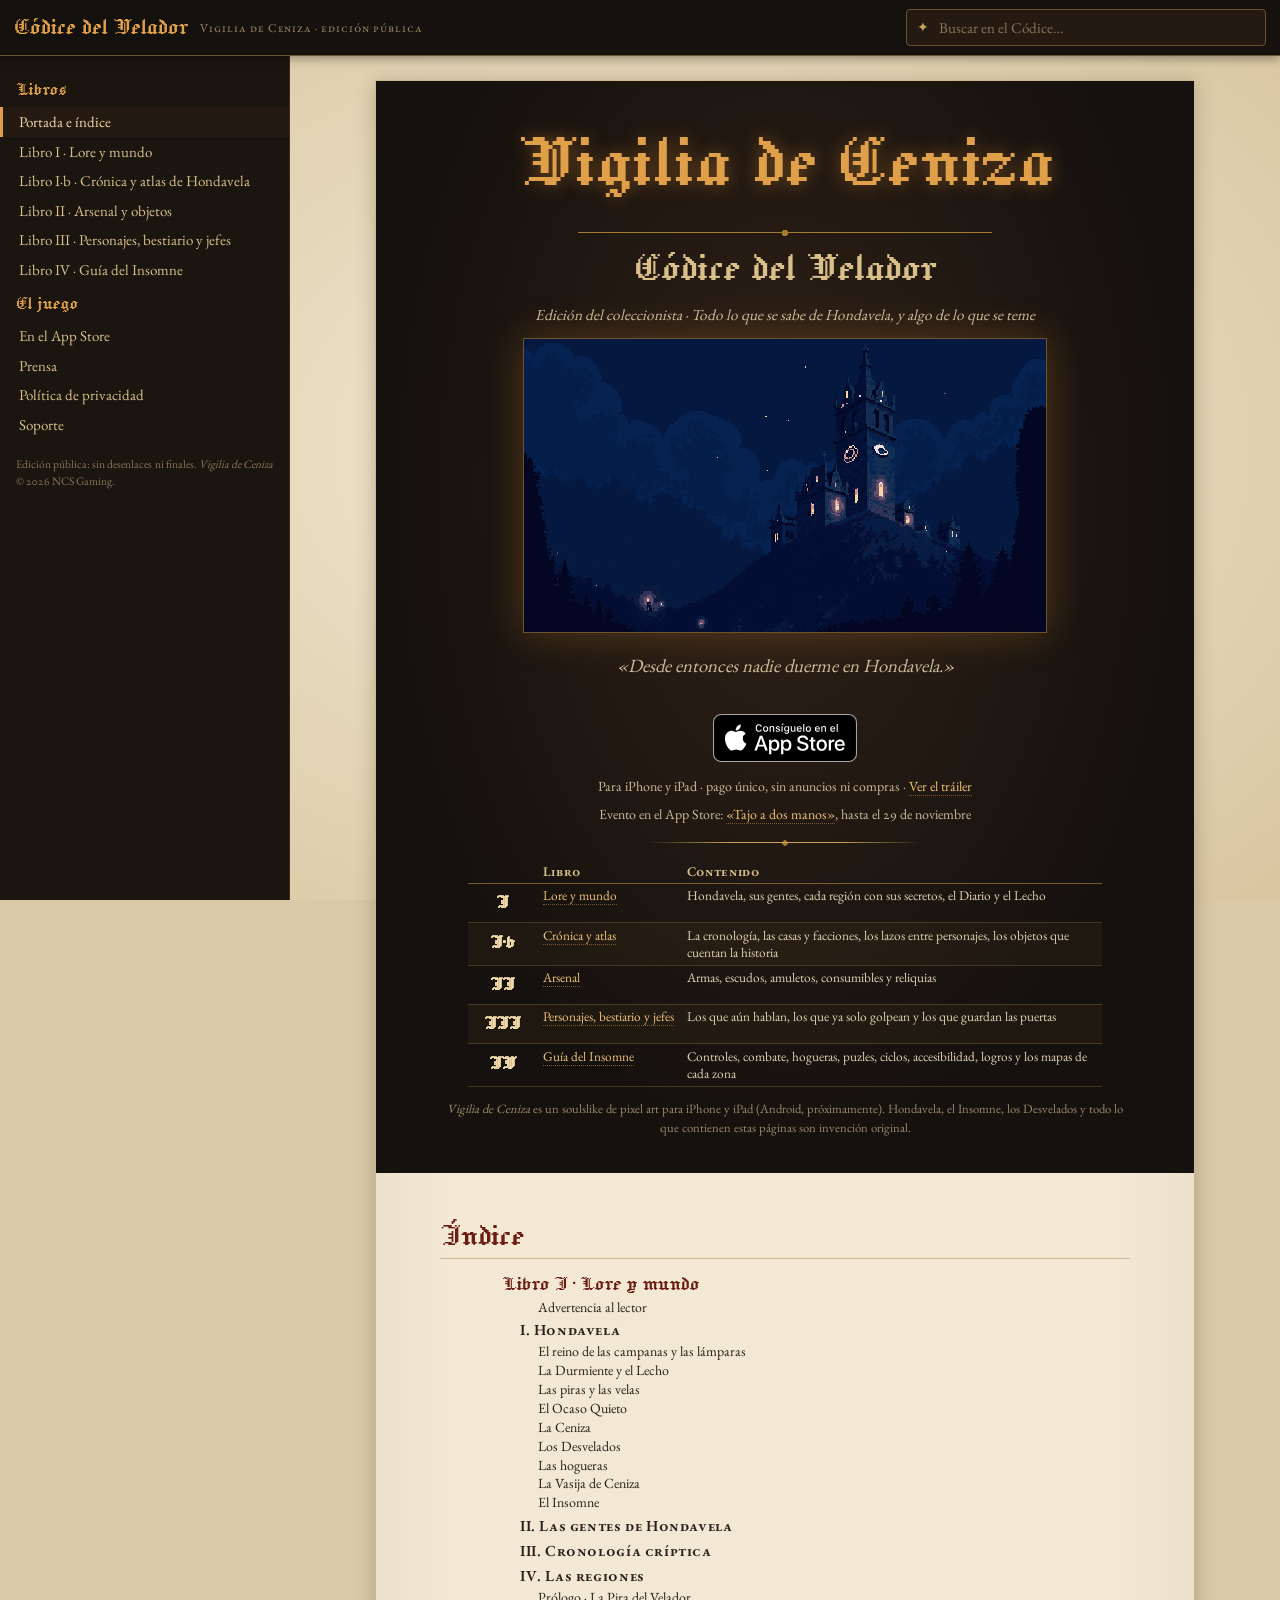
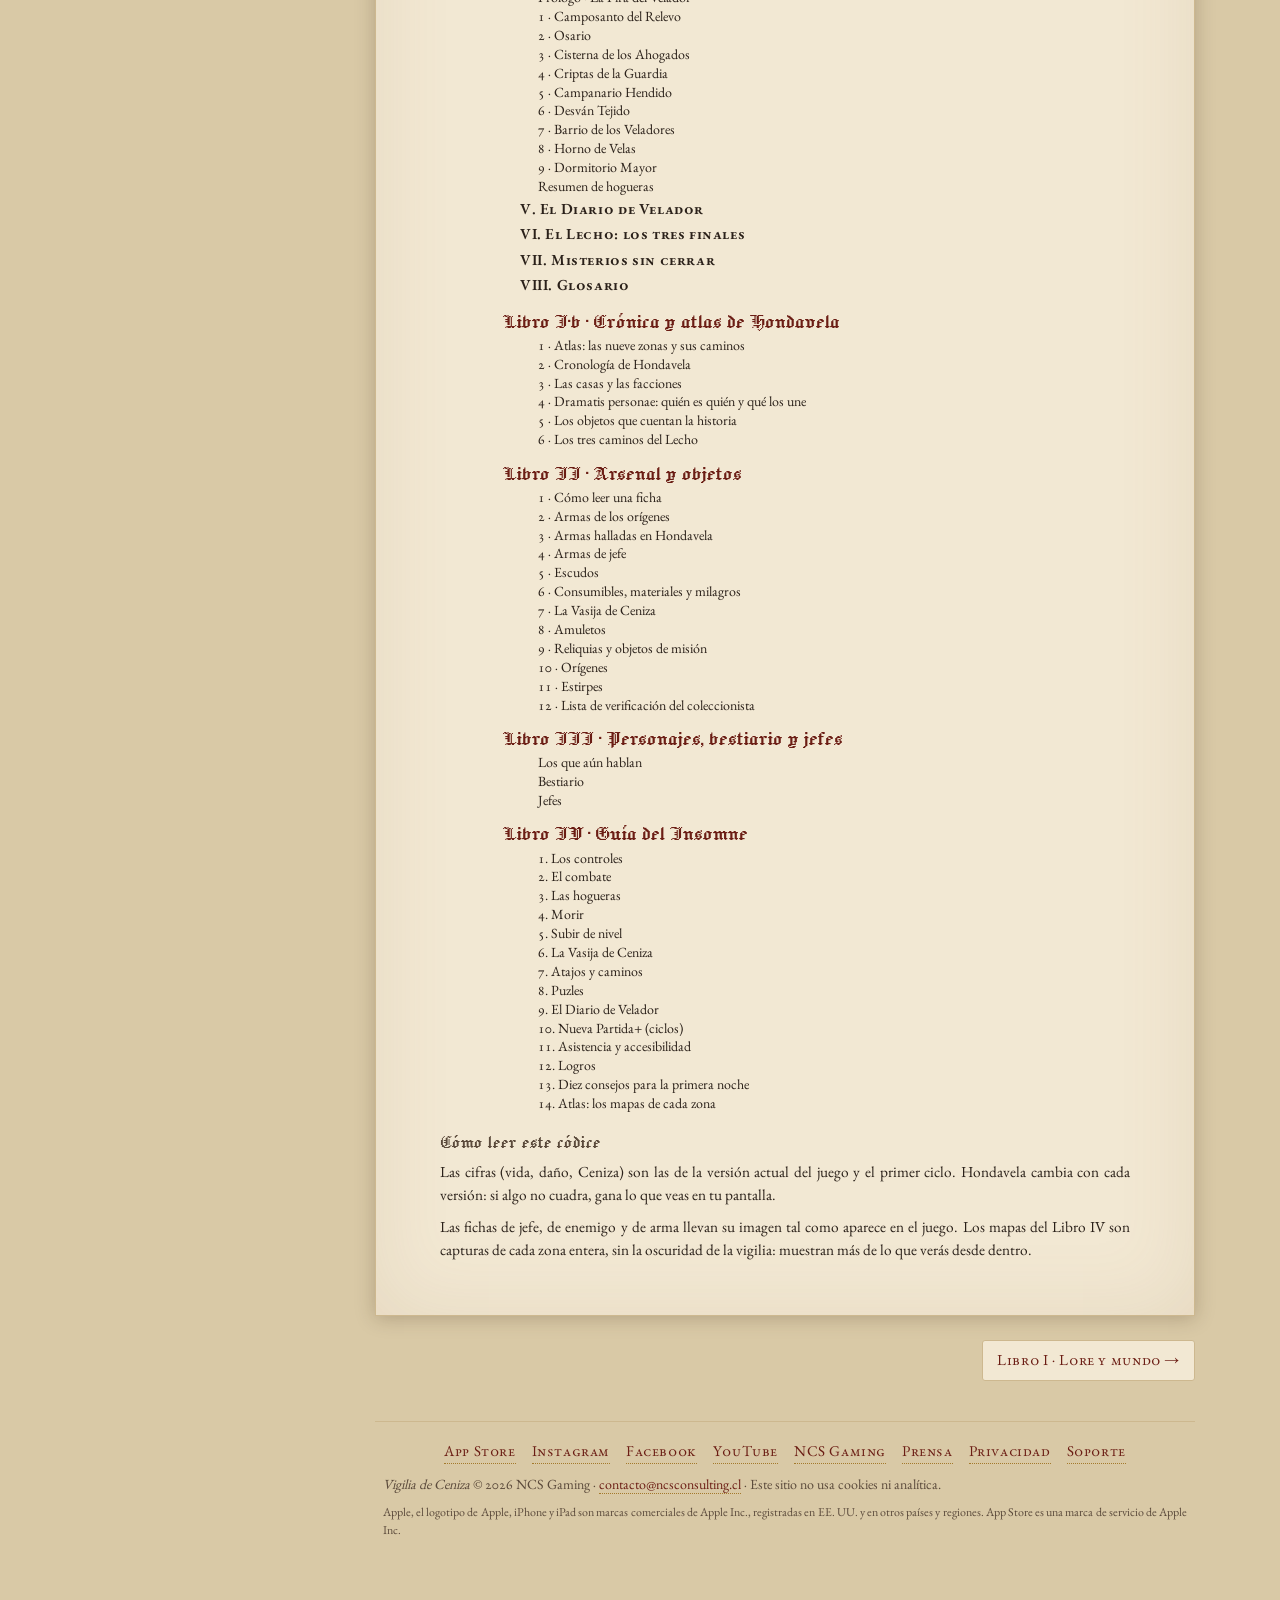
<file: index.html>
<!doctype html>
<html lang="es">
<head>
<meta charset="utf-8">
<meta name="viewport" content="width=device-width, initial-scale=1">
<title>Vigilia de Ceniza — Soulslike pixel art para iPhone y iPad · Códice del Velador</title>
<meta name="description" content="Vigilia de Ceniza, soulslike de pixel art con vista cenital para iPhone y iPad. Códice del Velador: el lore, el arsenal, el bestiario y la guía del juego.">
<link rel="canonical" href="https://ncsconsulting-develops.github.io/vigilia-de-ceniza/">
<meta property="og:type" content="website">
<meta property="og:site_name" content="Vigilia de Ceniza">
<meta property="og:locale" content="es_ES">
<meta property="og:title" content="Vigilia de Ceniza — Soulslike pixel art para iPhone y iPad · Códice del Velador">
<meta property="og:description" content="Vigilia de Ceniza, soulslike de pixel art con vista cenital para iPhone y iPad. Códice del Velador: el lore, el arsenal, el bestiario y la guía del juego.">
<meta property="og:url" content="https://ncsconsulting-develops.github.io/vigilia-de-ceniza/">
<meta property="og:image" content="https://ncsconsulting-develops.github.io/vigilia-de-ceniza/img/og_vigilia.jpg">
<meta property="og:image:width" content="1200">
<meta property="og:image:height" content="630">
<meta property="og:image:type" content="image/jpeg">
<meta property="og:image:alt" content="Vigilia de Ceniza: una catedral de noche sobre Hondavela. Nadie duerme en Hondavela. Ya disponible en el App Store.">
<meta name="twitter:card" content="summary_large_image">
<meta name="twitter:title" content="Vigilia de Ceniza — Soulslike pixel art para iPhone y iPad · Códice del Velador">
<meta name="twitter:description" content="Vigilia de Ceniza, soulslike de pixel art con vista cenital para iPhone y iPad. Códice del Velador: el lore, el arsenal, el bestiario y la guía del juego.">
<meta name="twitter:image" content="https://ncsconsulting-develops.github.io/vigilia-de-ceniza/img/og_vigilia.jpg">
<meta name="twitter:image:alt" content="Vigilia de Ceniza: una catedral de noche sobre Hondavela. Nadie duerme en Hondavela. Ya disponible en el App Store.">
<meta name="theme-color" content="#15110e">
<script type="application/ld+json">
{
 "@context": "https://schema.org",
 "@type": "VideoGame",
 "name": "Vigilia de Ceniza",
 "url": "https://ncsconsulting-develops.github.io/vigilia-de-ceniza/",
 "description": "Soulslike de pixel art con vista cenital para iPhone y iPad. Eres un Insomne en Hondavela, donde nadie duerme: combate deliberado, ataques que se anuncian, enemigos que aprenden, once jefes, nueve zonas unidas por atajos y tres finales. Pago único, sin anuncios ni compras.",
 "genre": [
  "Action RPG",
  "Soulslike"
 ],
 "gamePlatform": [
  "iOS",
  "iPadOS"
 ],
 "operatingSystem": "iOS 16.0 o posterior, iPadOS 16.0 o posterior",
 "applicationCategory": "GameApplication",
 "playMode": "SinglePlayer",
 "inLanguage": [
  "es",
  "en",
  "fr",
  "de",
  "it",
  "pt",
  "ru"
 ],
 "image": "https://ncsconsulting-develops.github.io/vigilia-de-ceniza/img/og_vigilia.jpg",
 "datePublished": "2026-10-22",
 "installUrl": "https://apps.apple.com/app/id6823702349",
 "sameAs": [
  "https://apps.apple.com/app/id6823702349"
 ],
 "publisher": {
  "@type": "Organization",
  "name": "NCS Gaming",
  "url": "https://ncsconsulting-develops.github.io/ncs-gaming/",
  "email": "contacto@ncsconsulting.cl",
  "sameAs": [
   "https://www.instagram.com/ncs_developer/",
   "https://www.facebook.com/61595371187636/",
   "https://www.youtube.com/channel/UCpxMOFgtdoj5tkHDwHvY6Mw",
   "https://ncsconsulting-develops.github.io/ncs-gaming/"
  ]
 }
}
</script>
<link rel="stylesheet" href="estilo.css">
<link rel="stylesheet" href="sitio.css">
<link rel="icon" href="img/favicon.svg" type="image/svg+xml">
</head>
<body>
<header class="barra">
<button class="menu-btn" id="menu-btn" aria-label="Menú">☰ Índice</button>
<a class="titulo" href="index.html">Códice del Velador</a>
<span class="sub">Vigilia de Ceniza · edición pública</span>
<div class="buscar"><input id="buscar" type="search" placeholder="Buscar en el Códice…" autocomplete="off" aria-label="Buscar"><div class="resultados" id="resultados"></div></div>
</header>
<div class="velo" id="velo"></div>
<nav class="lateral" aria-label="Capítulos">
<h2>Libros</h2><ul>
<li><a href="index.html" data-cap="00" class="actual">Portada e índice</a></li>
<li><a href="01_lore.html" data-cap="01">Libro I · Lore y mundo</a></li>
<li><a href="01b_cronica.html" data-cap="01b">Libro I·b · Crónica y atlas de Hondavela</a></li>
<li><a href="02_arsenal.html" data-cap="02">Libro II · Arsenal y objetos</a></li>
<li><a href="03_personajes_y_bestiario.html" data-cap="03">Libro III · Personajes, bestiario y jefes</a></li>
<li><a href="04_guia.html" data-cap="04">Libro IV · Guía del Insomne</a></li>
</ul>
<h2>El juego</h2><ul><li><a href="https://apps.apple.com/app/id6823702349">En el App Store</a></li><li><a href="presskit.html" data-cap="prensa">Prensa</a></li><li><a href="privacy.html">Política de privacidad</a></li><li><a href="support.html">Soporte</a></li></ul>
<p class="pie-menu">Edición pública: sin desenlaces ni finales. <em>Vigilia de Ceniza</em> © 2026 NCS Gaming.</p>
</nav>
<main class="contenido">
<section class="capitulo">
<div class="portada portada-web"><h1 id="vigilia-de-ceniza">Vigilia de Ceniza</h1>
<h2 id="códice-del-velador">Códice del Velador</h2>
<p><em>Edición del coleccionista · Todo lo que se sabe de Hondavela, y algo de lo que se teme</em></p>
<figure><img src="img/intro_01_hondavela_hd.png" alt="Hondavela bajo el Ocaso Quieto" class="frontispicio" data-src="../assets/intro/01_hondavela.png" loading="lazy"></figure>
<blockquote class="epigrafe"><p>«Desde entonces nadie duerme en Hondavela.»</p></blockquote>
<div class="tienda">
<a class="insignia" href="https://apps.apple.com/app/id6823702349?eventid=6827621388"><img src="img/appstore_es.svg" width="144" height="48" alt="Consíguelo en el App Store"></a>
<p>Para iPhone y iPad · pago único, sin anuncios ni compras · <a href="https://www.youtube.com/watch?v=l_gnsyrDU-k">Ver el tráiler</a></p>
<p>Evento en el App Store: <a href="https://apps.apple.com/app/id6823702349?eventid=6827621388">«Tajo a dos manos»</a>, hasta el 29 de noviembre</p>
</div>
<hr>
<table class="cols-3"><thead><tr><th></th><th>Libro</th><th>Contenido</th></tr></thead><tbody><tr><td><strong>I</strong></td><td><a href="01_lore.html">Lore y mundo</a></td><td>Hondavela, sus gentes, cada región con sus secretos, el Diario y el Lecho</td></tr><tr><td><strong>I·b</strong></td><td><a href="01b_cronica.html">Crónica y atlas</a></td><td>La cronología, las casas y facciones, los lazos entre personajes, los objetos que cuentan la historia</td></tr><tr><td><strong>II</strong></td><td><a href="02_arsenal.html">Arsenal</a></td><td>Armas, escudos, amuletos, consumibles y reliquias</td></tr><tr><td><strong>III</strong></td><td><a href="03_personajes_y_bestiario.html">Personajes, bestiario y jefes</a></td><td>Los que aún hablan, los que ya solo golpean y los que guardan las puertas</td></tr><tr><td><strong>IV</strong></td><td><a href="04_guia.html">Guía del Insomne</a></td><td>Controles, combate, hogueras, puzles, ciclos, accesibilidad, logros y los mapas de cada zona</td></tr></tbody></table>
<p class="pie"><em>Vigilia de Ceniza</em> es un soulslike de pixel art para iPhone y iPad (Android, próximamente). Hondavela, el Insomne, los Desvelados y todo lo que contienen estas páginas son invención original.</p></div>
<h2 id="indice">Índice</h2>
<nav class="indice-codice"><ol class="toc">
<li class="n0"><a href="01_lore.html"><span class="t">Libro I · Lore y mundo</span></a></li>
<li class="n2"><a href="01_lore.html#advertencia-al-lector"><span class="t">Advertencia al lector</span></a></li>
<li class="n1"><a href="01_lore.html#i-hondavela"><span class="t">I. Hondavela</span></a></li>
<li class="n2"><a href="01_lore.html#el-reino-de-las-campanas-y-las-lámparas"><span class="t">El reino de las campanas y las lámparas</span></a></li>
<li class="n2"><a href="01_lore.html#la-durmiente-y-el-lecho"><span class="t">La Durmiente y el Lecho</span></a></li>
<li class="n2"><a href="01_lore.html#las-piras-y-las-velas"><span class="t">Las piras y las velas</span></a></li>
<li class="n2"><a href="01_lore.html#el-ocaso-quieto"><span class="t">El Ocaso Quieto</span></a></li>
<li class="n2"><a href="01_lore.html#la-ceniza"><span class="t">La Ceniza</span></a></li>
<li class="n2"><a href="01_lore.html#los-desvelados"><span class="t">Los Desvelados</span></a></li>
<li class="n2"><a href="01_lore.html#las-hogueras"><span class="t">Las hogueras</span></a></li>
<li class="n2"><a href="01_lore.html#la-vasija-de-ceniza"><span class="t">La Vasija de Ceniza</span></a></li>
<li class="n2"><a href="01_lore.html#el-insomne"><span class="t">El Insomne</span></a></li>
<li class="n1"><a href="01_lore.html#ii-las-gentes-de-hondavela"><span class="t">II. Las gentes de Hondavela</span></a></li>
<li class="n1"><a href="01_lore.html#iii-cronología-críptica"><span class="t">III. Cronología críptica</span></a></li>
<li class="n1"><a href="01_lore.html#iv-las-regiones"><span class="t">IV. Las regiones</span></a></li>
<li class="n2"><a href="01_lore.html#prólogo--la-pira-del-velador"><span class="t">Prólogo · La Pira del Velador</span></a></li>
<li class="n2"><a href="01_lore.html#1--camposanto-del-relevo"><span class="t">1 · Camposanto del Relevo</span></a></li>
<li class="n2"><a href="01_lore.html#2--osario"><span class="t">2 · Osario</span></a></li>
<li class="n2"><a href="01_lore.html#3--cisterna-de-los-ahogados"><span class="t">3 · Cisterna de los Ahogados</span></a></li>
<li class="n2"><a href="01_lore.html#4--criptas-de-la-guardia"><span class="t">4 · Criptas de la Guardia</span></a></li>
<li class="n2"><a href="01_lore.html#5--campanario-hendido"><span class="t">5 · Campanario Hendido</span></a></li>
<li class="n2"><a href="01_lore.html#6--desván-tejido"><span class="t">6 · Desván Tejido</span></a></li>
<li class="n2"><a href="01_lore.html#7--barrio-de-los-veladores"><span class="t">7 · Barrio de los Veladores</span></a></li>
<li class="n2"><a href="01_lore.html#8--horno-de-velas"><span class="t">8 · Horno de Velas</span></a></li>
<li class="n2"><a href="01_lore.html#9--dormitorio-mayor"><span class="t">9 · Dormitorio Mayor</span></a></li>
<li class="n2"><a href="01_lore.html#resumen-de-hogueras"><span class="t">Resumen de hogueras</span></a></li>
<li class="n1"><a href="01_lore.html#v-el-diario-de-velador"><span class="t">V. El Diario de Velador</span></a></li>
<li class="n1"><a href="01_lore.html#vi-el-lecho-los-tres-finales"><span class="t">VI. El Lecho: los tres finales</span></a></li>
<li class="n1"><a href="01_lore.html#vii-misterios-sin-cerrar"><span class="t">VII. Misterios sin cerrar</span></a></li>
<li class="n1"><a href="01_lore.html#viii-glosario"><span class="t">VIII. Glosario</span></a></li>
<li class="n0"><a href="01b_cronica.html"><span class="t">Libro I·b · Crónica y atlas de Hondavela</span></a></li>
<li class="n2"><a href="01b_cronica.html#1--atlas-las-nueve-zonas-y-sus-caminos"><span class="t">1 · Atlas: las nueve zonas y sus caminos</span></a></li>
<li class="n2"><a href="01b_cronica.html#2--cronología-de-hondavela"><span class="t">2 · Cronología de Hondavela</span></a></li>
<li class="n2"><a href="01b_cronica.html#3--las-casas-y-las-facciones"><span class="t">3 · Las casas y las facciones</span></a></li>
<li class="n2"><a href="01b_cronica.html#4--dramatis-personae-quién-es-quién-y-qué-los-une"><span class="t">4 · Dramatis personae: quién es quién y qué los une</span></a></li>
<li class="n2"><a href="01b_cronica.html#5--los-objetos-que-cuentan-la-historia"><span class="t">5 · Los objetos que cuentan la historia</span></a></li>
<li class="n2"><a href="01b_cronica.html#6--los-tres-caminos-del-lecho"><span class="t">6 · Los tres caminos del Lecho</span></a></li>
<li class="n0"><a href="02_arsenal.html"><span class="t">Libro II · Arsenal y objetos</span></a></li>
<li class="n2"><a href="02_arsenal.html#1--cómo-leer-una-ficha"><span class="t">1 · Cómo leer una ficha</span></a></li>
<li class="n2"><a href="02_arsenal.html#2--armas-de-los-orígenes"><span class="t">2 · Armas de los orígenes</span></a></li>
<li class="n2"><a href="02_arsenal.html#3--armas-halladas-en-hondavela"><span class="t">3 · Armas halladas en Hondavela</span></a></li>
<li class="n2"><a href="02_arsenal.html#4--armas-de-jefe"><span class="t">4 · Armas de jefe</span></a></li>
<li class="n2"><a href="02_arsenal.html#5--escudos"><span class="t">5 · Escudos</span></a></li>
<li class="n2"><a href="02_arsenal.html#6--consumibles-materiales-y-milagros"><span class="t">6 · Consumibles, materiales y milagros</span></a></li>
<li class="n2"><a href="02_arsenal.html#7--la-vasija-de-ceniza"><span class="t">7 · La Vasija de Ceniza</span></a></li>
<li class="n2"><a href="02_arsenal.html#8--amuletos"><span class="t">8 · Amuletos</span></a></li>
<li class="n2"><a href="02_arsenal.html#9--reliquias-y-objetos-de-misión"><span class="t">9 · Reliquias y objetos de misión</span></a></li>
<li class="n2"><a href="02_arsenal.html#10--orígenes"><span class="t">10 · Orígenes</span></a></li>
<li class="n2"><a href="02_arsenal.html#11--estirpes"><span class="t">11 · Estirpes</span></a></li>
<li class="n2"><a href="02_arsenal.html#12--lista-de-verificación-del-coleccionista"><span class="t">12 · Lista de verificación del coleccionista</span></a></li>
<li class="n0"><a href="03_personajes_y_bestiario.html"><span class="t">Libro III · Personajes, bestiario y jefes</span></a></li>
<li class="n2"><a href="03_personajes_y_bestiario.html#los-que-aún-hablan"><span class="t">Los que aún hablan</span></a></li>
<li class="n2"><a href="03_personajes_y_bestiario.html#bestiario"><span class="t">Bestiario</span></a></li>
<li class="n2"><a href="03_personajes_y_bestiario.html#jefes"><span class="t">Jefes</span></a></li>
<li class="n0"><a href="04_guia.html"><span class="t">Libro IV · Guía del Insomne</span></a></li>
<li class="n2"><a href="04_guia.html#1-los-controles"><span class="t">1. Los controles</span></a></li>
<li class="n2"><a href="04_guia.html#2-el-combate"><span class="t">2. El combate</span></a></li>
<li class="n2"><a href="04_guia.html#3-las-hogueras"><span class="t">3. Las hogueras</span></a></li>
<li class="n2"><a href="04_guia.html#4-morir"><span class="t">4. Morir</span></a></li>
<li class="n2"><a href="04_guia.html#5-subir-de-nivel"><span class="t">5. Subir de nivel</span></a></li>
<li class="n2"><a href="04_guia.html#6-la-vasija-de-ceniza"><span class="t">6. La Vasija de Ceniza</span></a></li>
<li class="n2"><a href="04_guia.html#7-atajos-y-caminos"><span class="t">7. Atajos y caminos</span></a></li>
<li class="n2"><a href="04_guia.html#8-puzles"><span class="t">8. Puzles</span></a></li>
<li class="n2"><a href="04_guia.html#9-el-diario-de-velador"><span class="t">9. El Diario de Velador</span></a></li>
<li class="n2"><a href="04_guia.html#10-nueva-partida-ciclos"><span class="t">10. Nueva Partida+ (ciclos)</span></a></li>
<li class="n2"><a href="04_guia.html#11-asistencia-y-accesibilidad"><span class="t">11. Asistencia y accesibilidad</span></a></li>
<li class="n2"><a href="04_guia.html#12-logros"><span class="t">12. Logros</span></a></li>
<li class="n2"><a href="04_guia.html#13-diez-consejos-para-la-primera-noche"><span class="t">13. Diez consejos para la primera noche</span></a></li>
<li class="n2"><a href="04_guia.html#14-atlas-los-mapas-de-cada-zona"><span class="t">14. Atlas: los mapas de cada zona</span></a></li>
</ol></nav>
<h4 id="cómo-leer-este-códice">Cómo leer este códice</h4>
<p>Las cifras (vida, daño, Ceniza) son las de la versión actual del juego y el primer ciclo. Hondavela cambia con cada versión: si algo no cuadra, gana lo que veas en tu pantalla.</p>
<p>Las fichas de jefe, de enemigo y de arma llevan su imagen tal como aparece en el juego. Los mapas del Libro IV son capturas de cada zona entera, sin la oscuridad de la vigilia: muestran más de lo que verás desde dentro.</p>
</section>
<div class="navpie"><i></i><span></span><a href="01_lore.html">Libro I · Lore y mundo →</a></div>
<footer class="pie-sitio">
<nav aria-label="Enlaces">
<a href="https://apps.apple.com/app/id6823702349">App Store</a>
<a href="https://www.instagram.com/ncs_developer/" rel="me">Instagram</a>
<a href="https://www.facebook.com/61595371187636/" rel="me">Facebook</a>
<a href="https://www.youtube.com/channel/UCpxMOFgtdoj5tkHDwHvY6Mw" rel="me">YouTube</a>
<a href="https://ncsconsulting-develops.github.io/ncs-gaming/">NCS Gaming</a>
<a href="presskit.html">Prensa</a>
<a href="privacy.html">Privacidad</a>
<a href="support.html">Soporte</a>
</nav>
<p><em>Vigilia de Ceniza</em> © 2026 NCS Gaming · <a href="mailto:contacto@ncsconsulting.cl">contacto@ncsconsulting.cl</a> · Este sitio no usa cookies ni analítica.</p>
<p class="legal">Apple, el logotipo de Apple, iPhone y iPad son marcas comerciales de Apple Inc., registradas en EE. UU. y en otros países y regiones. App Store es una marca de servicio de Apple Inc.</p>
</footer>
</main>
<script src="sitio.js"></script>
</body>
</html>
</file>
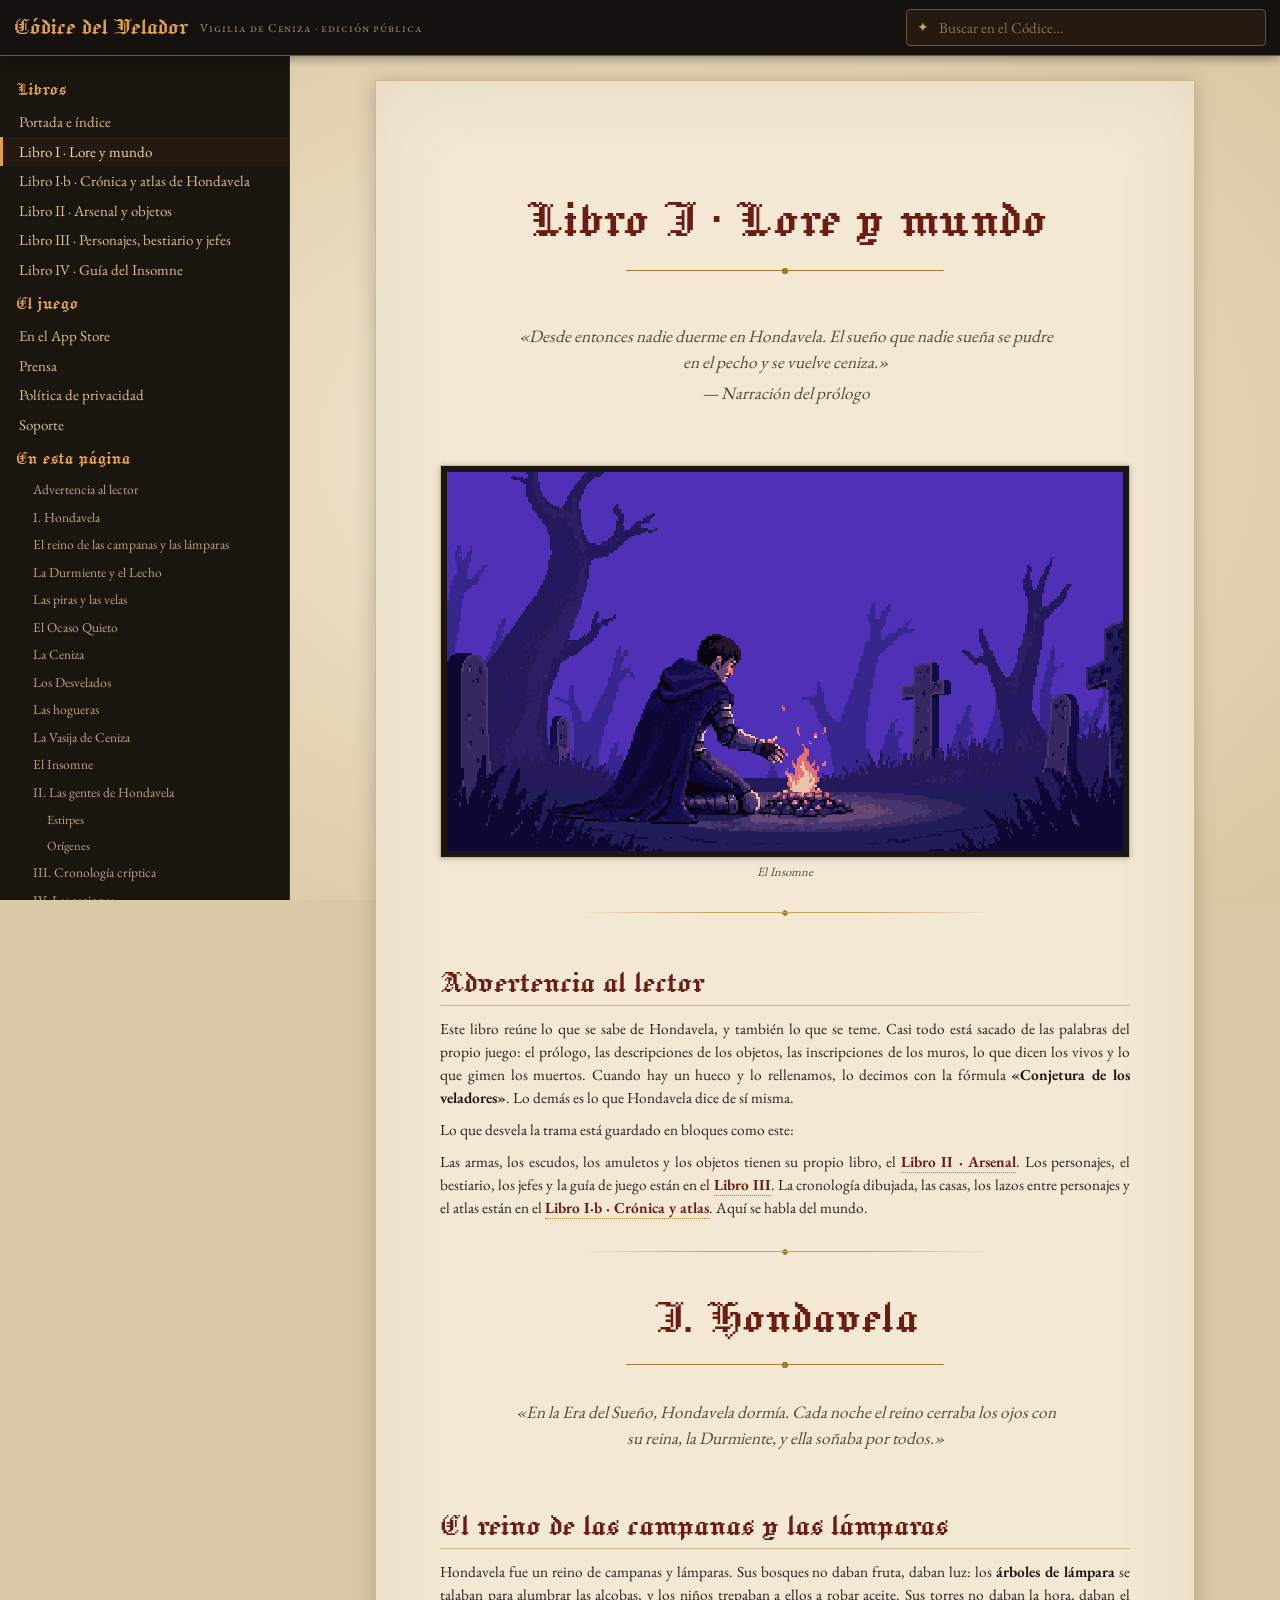
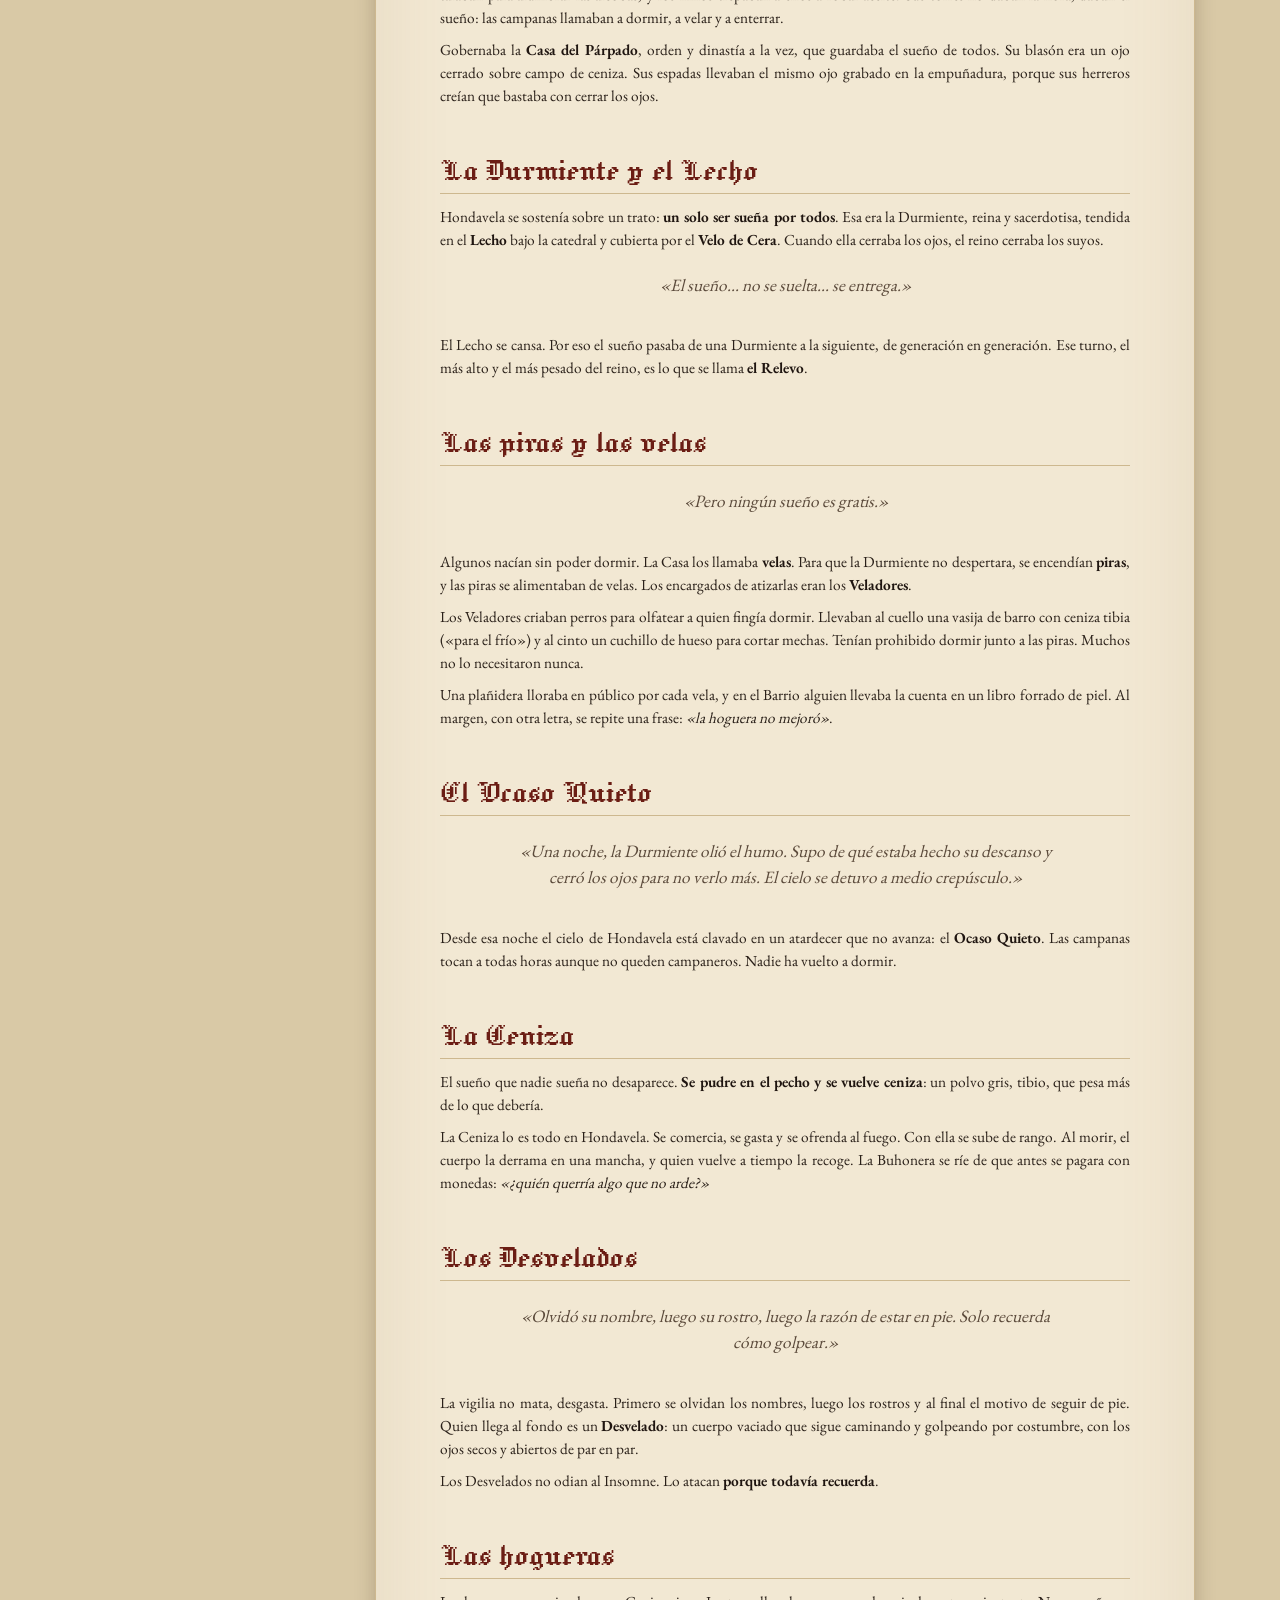
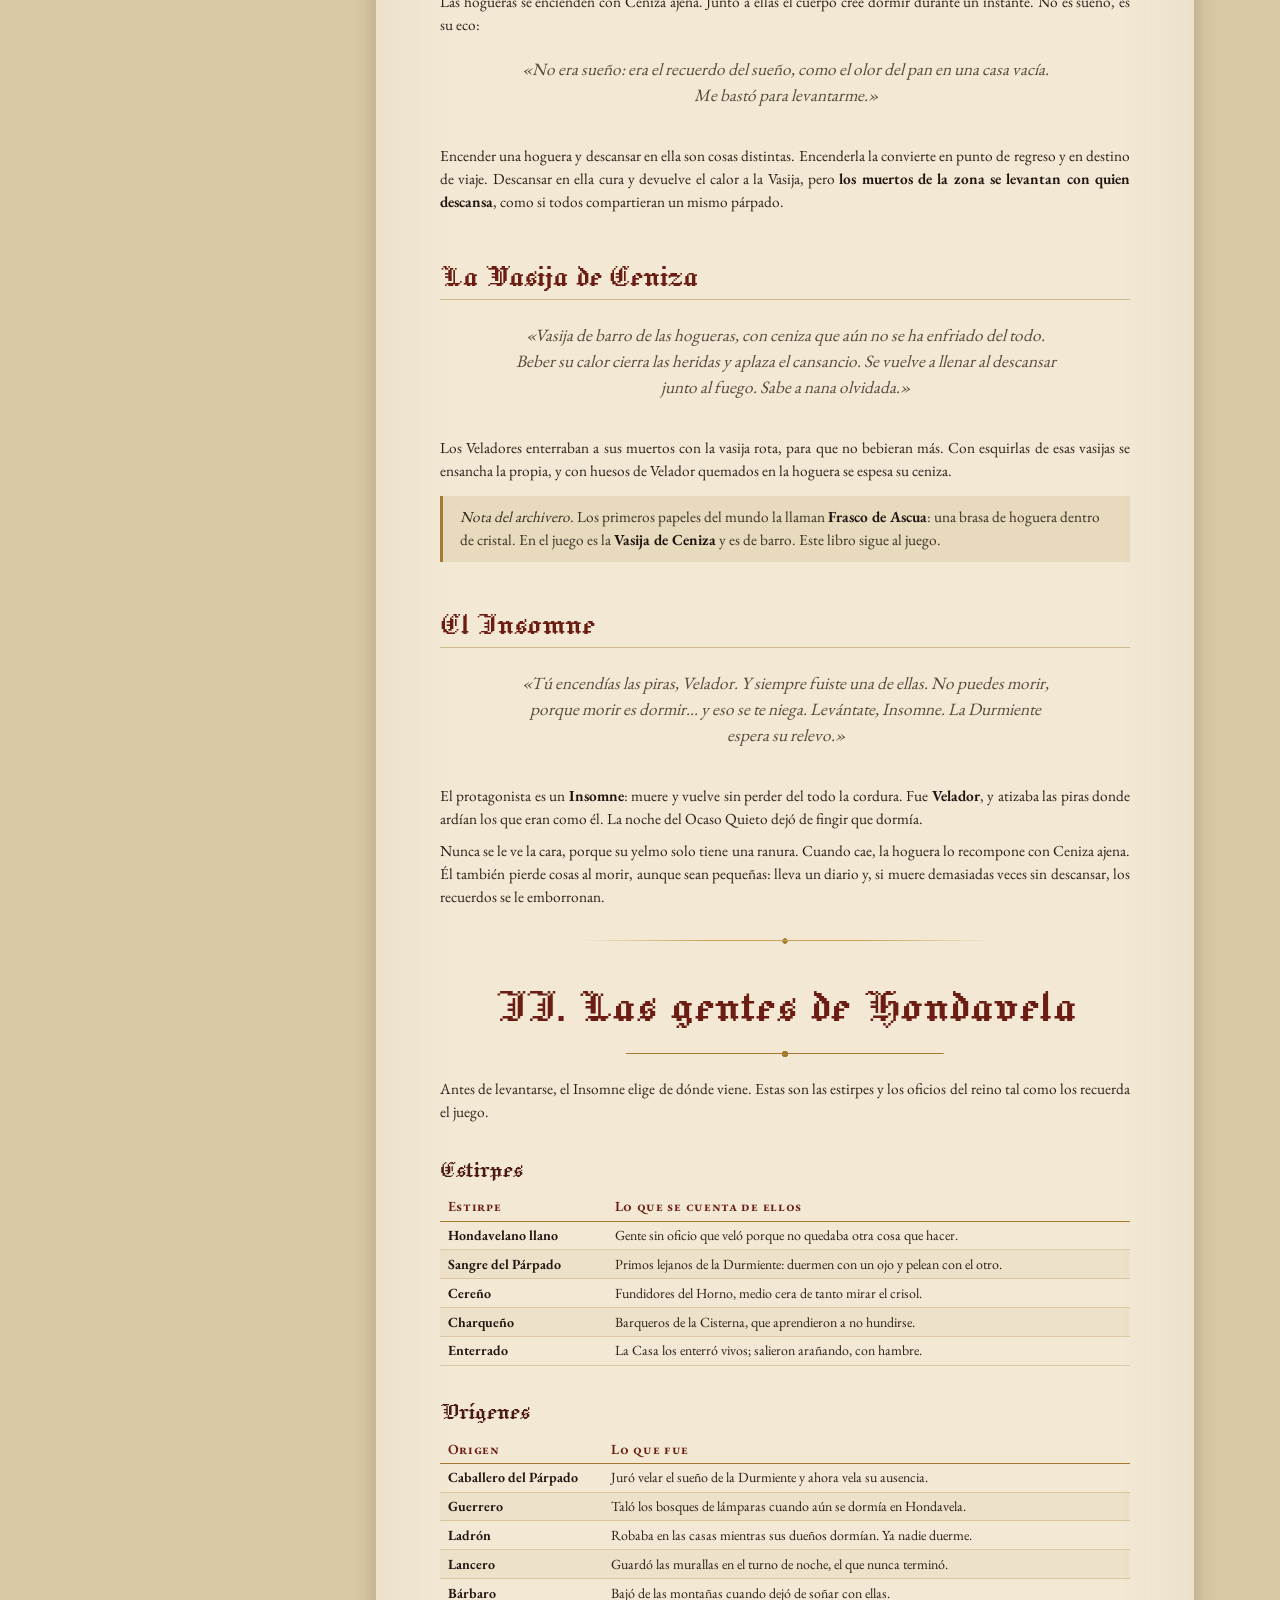
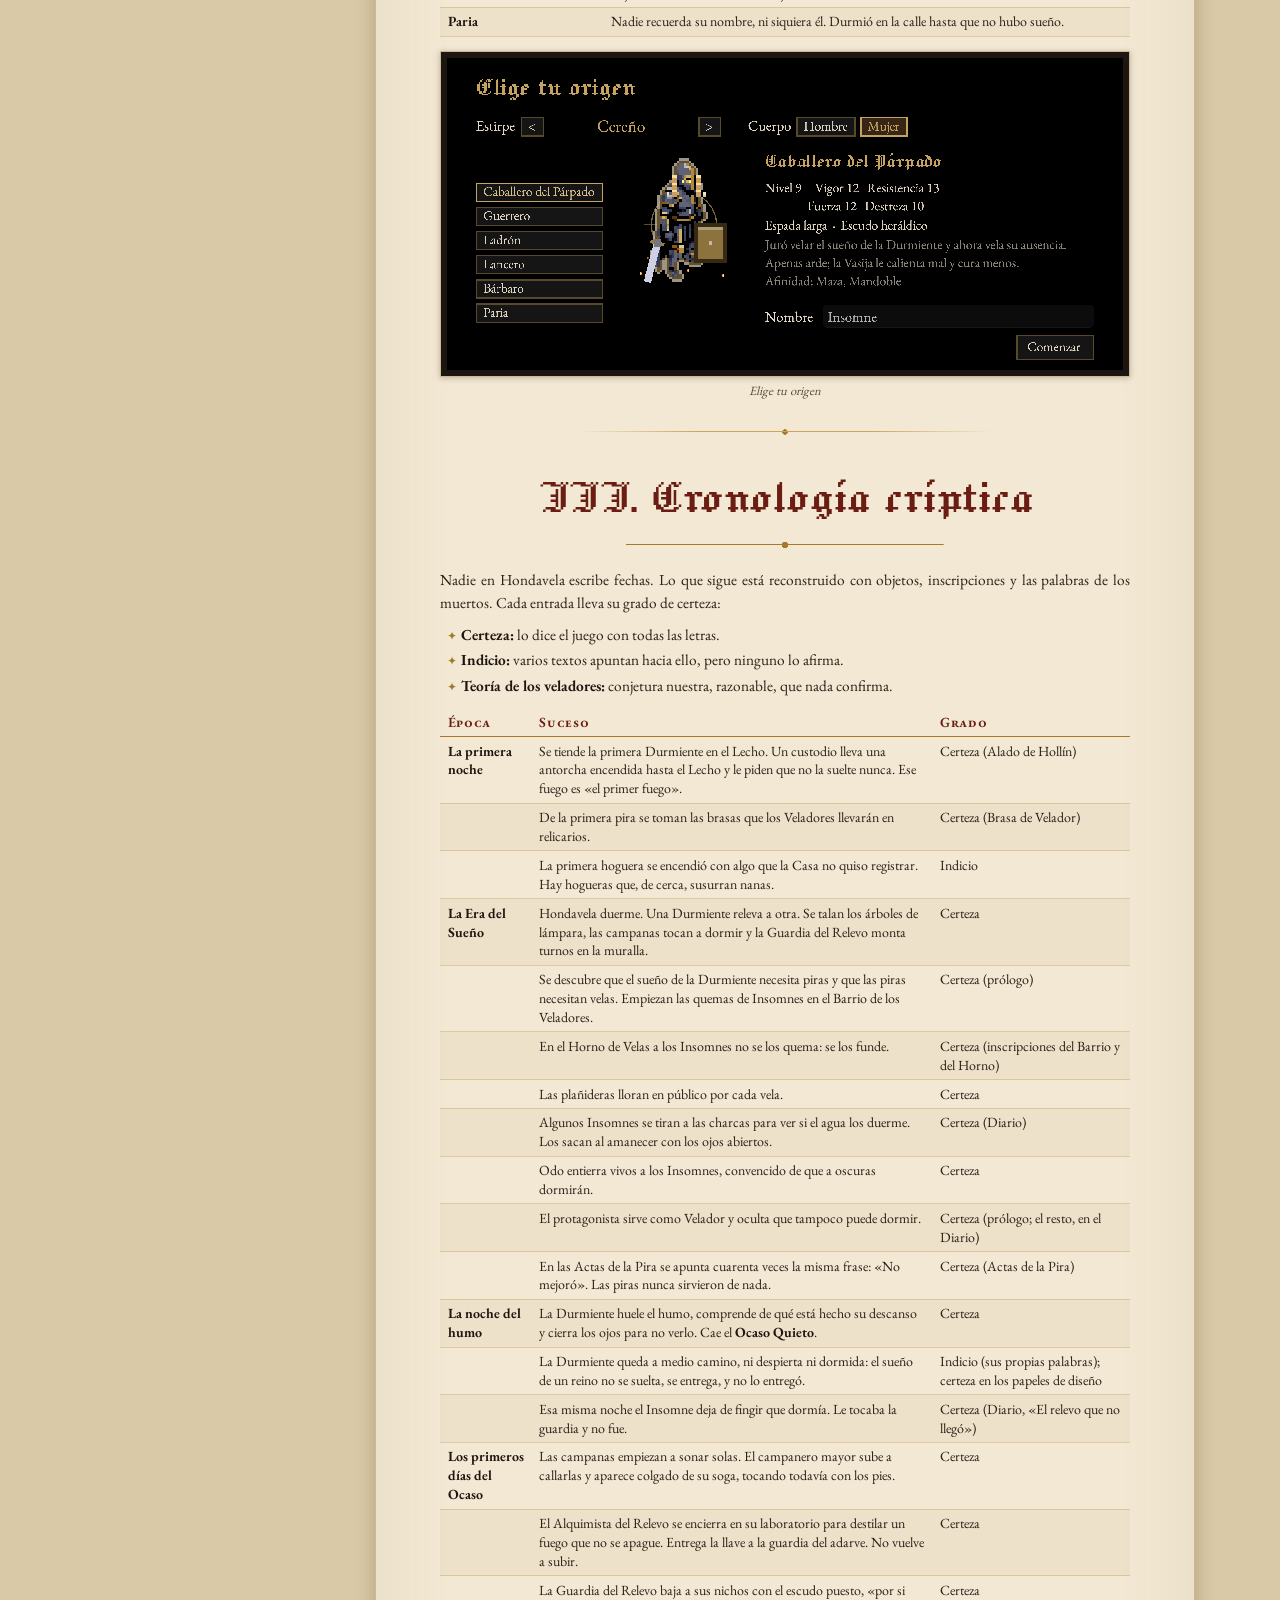
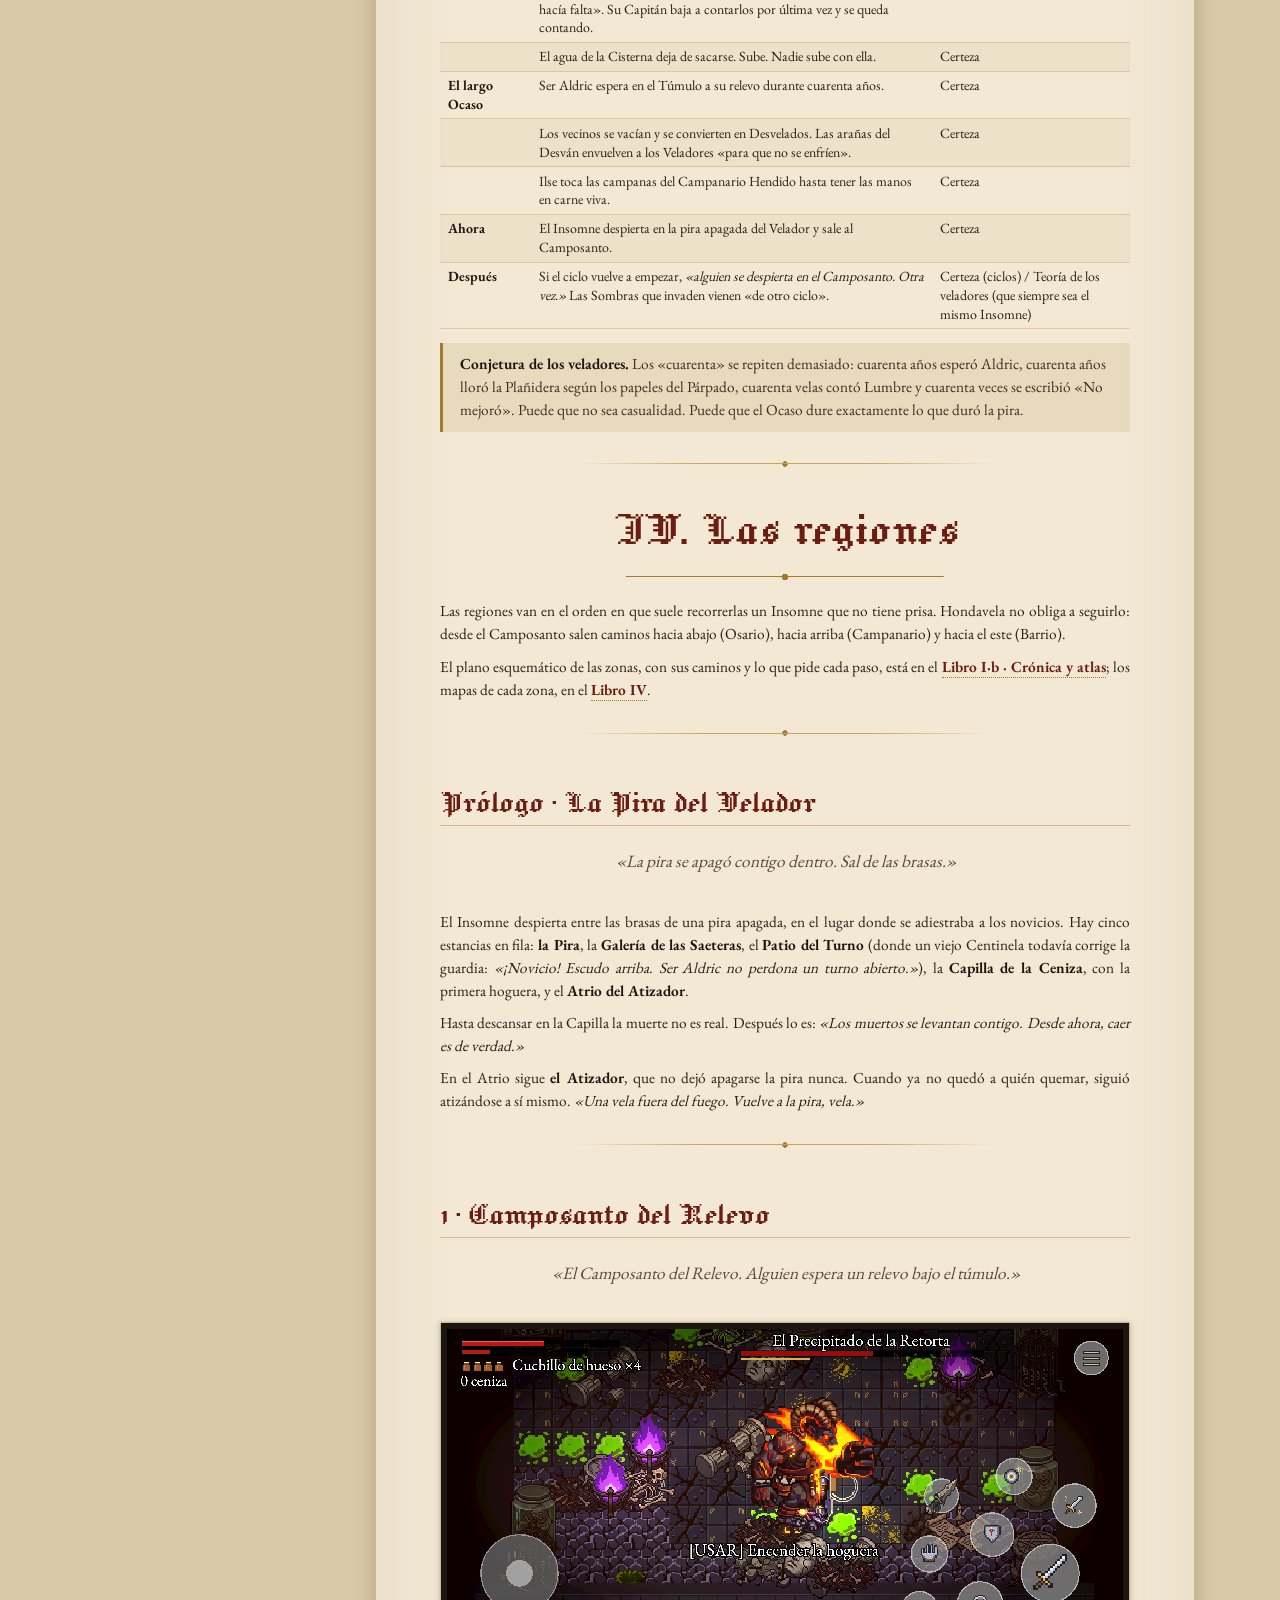
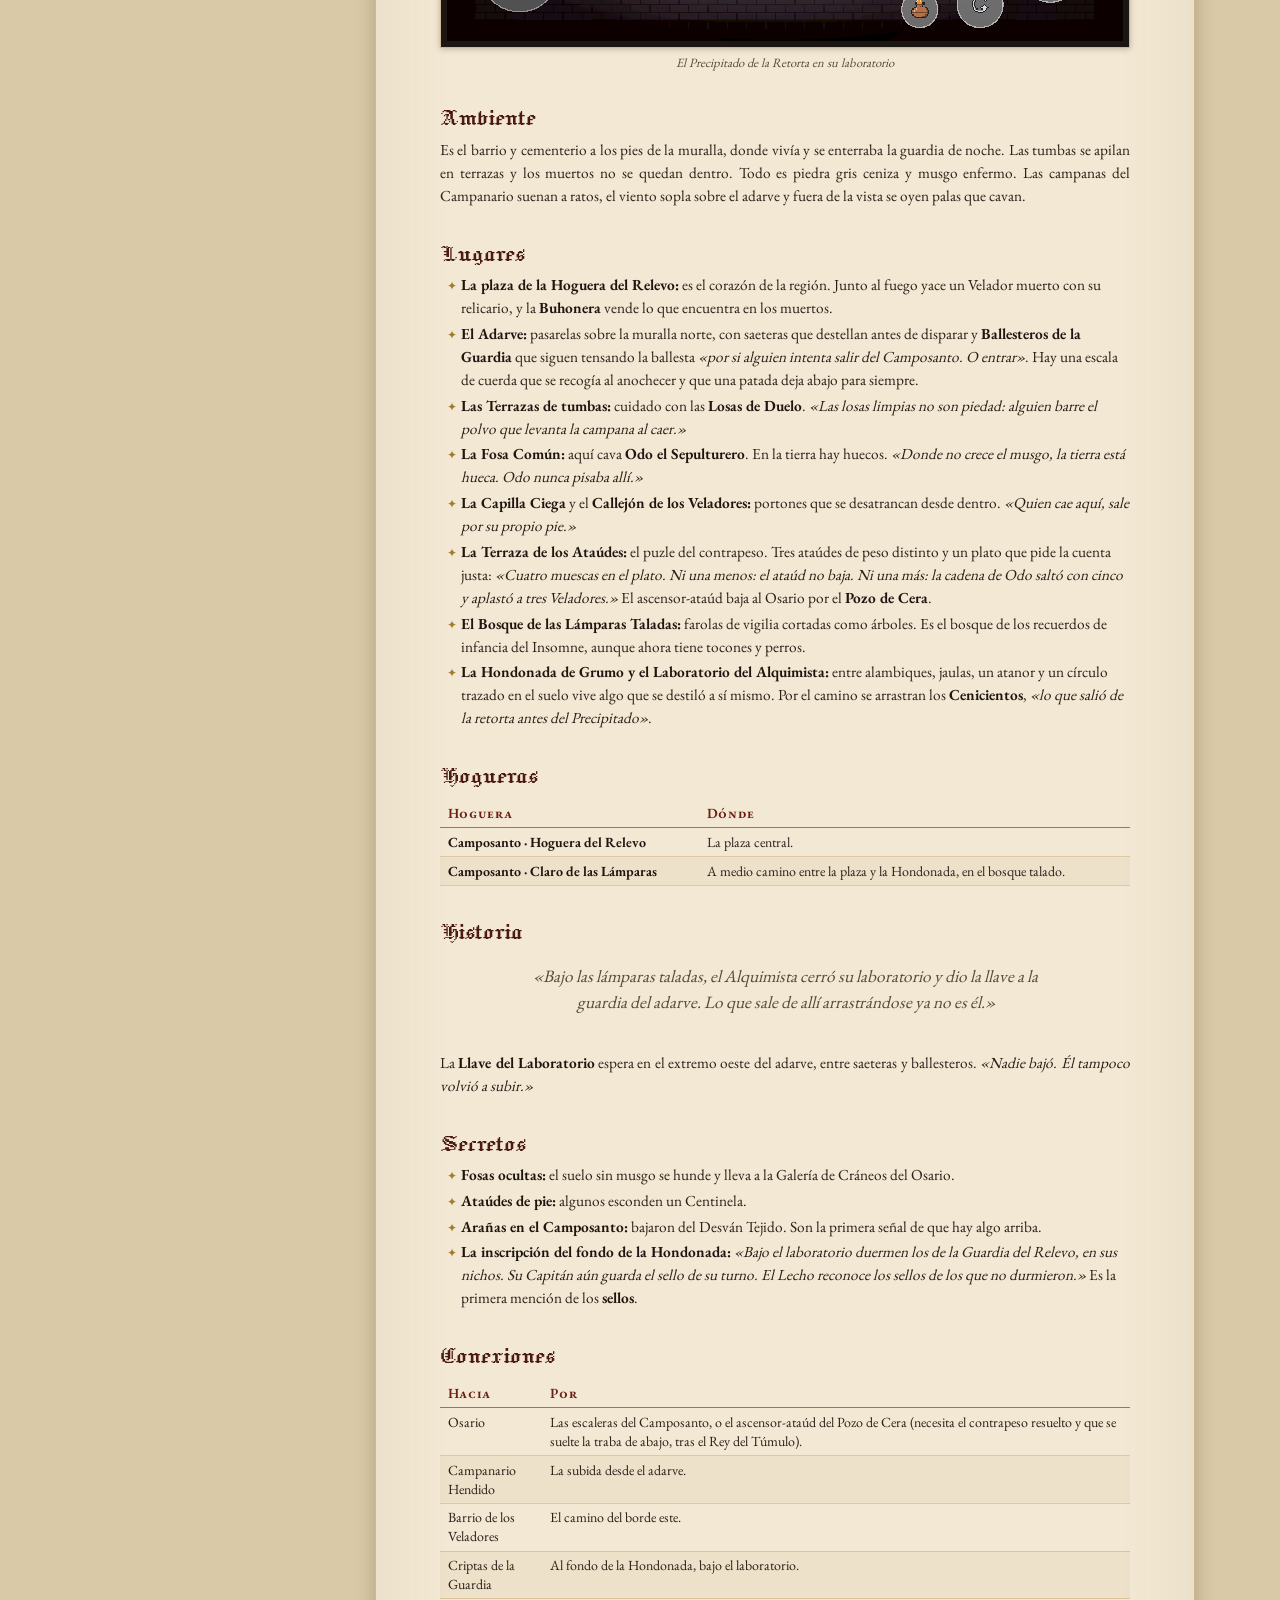
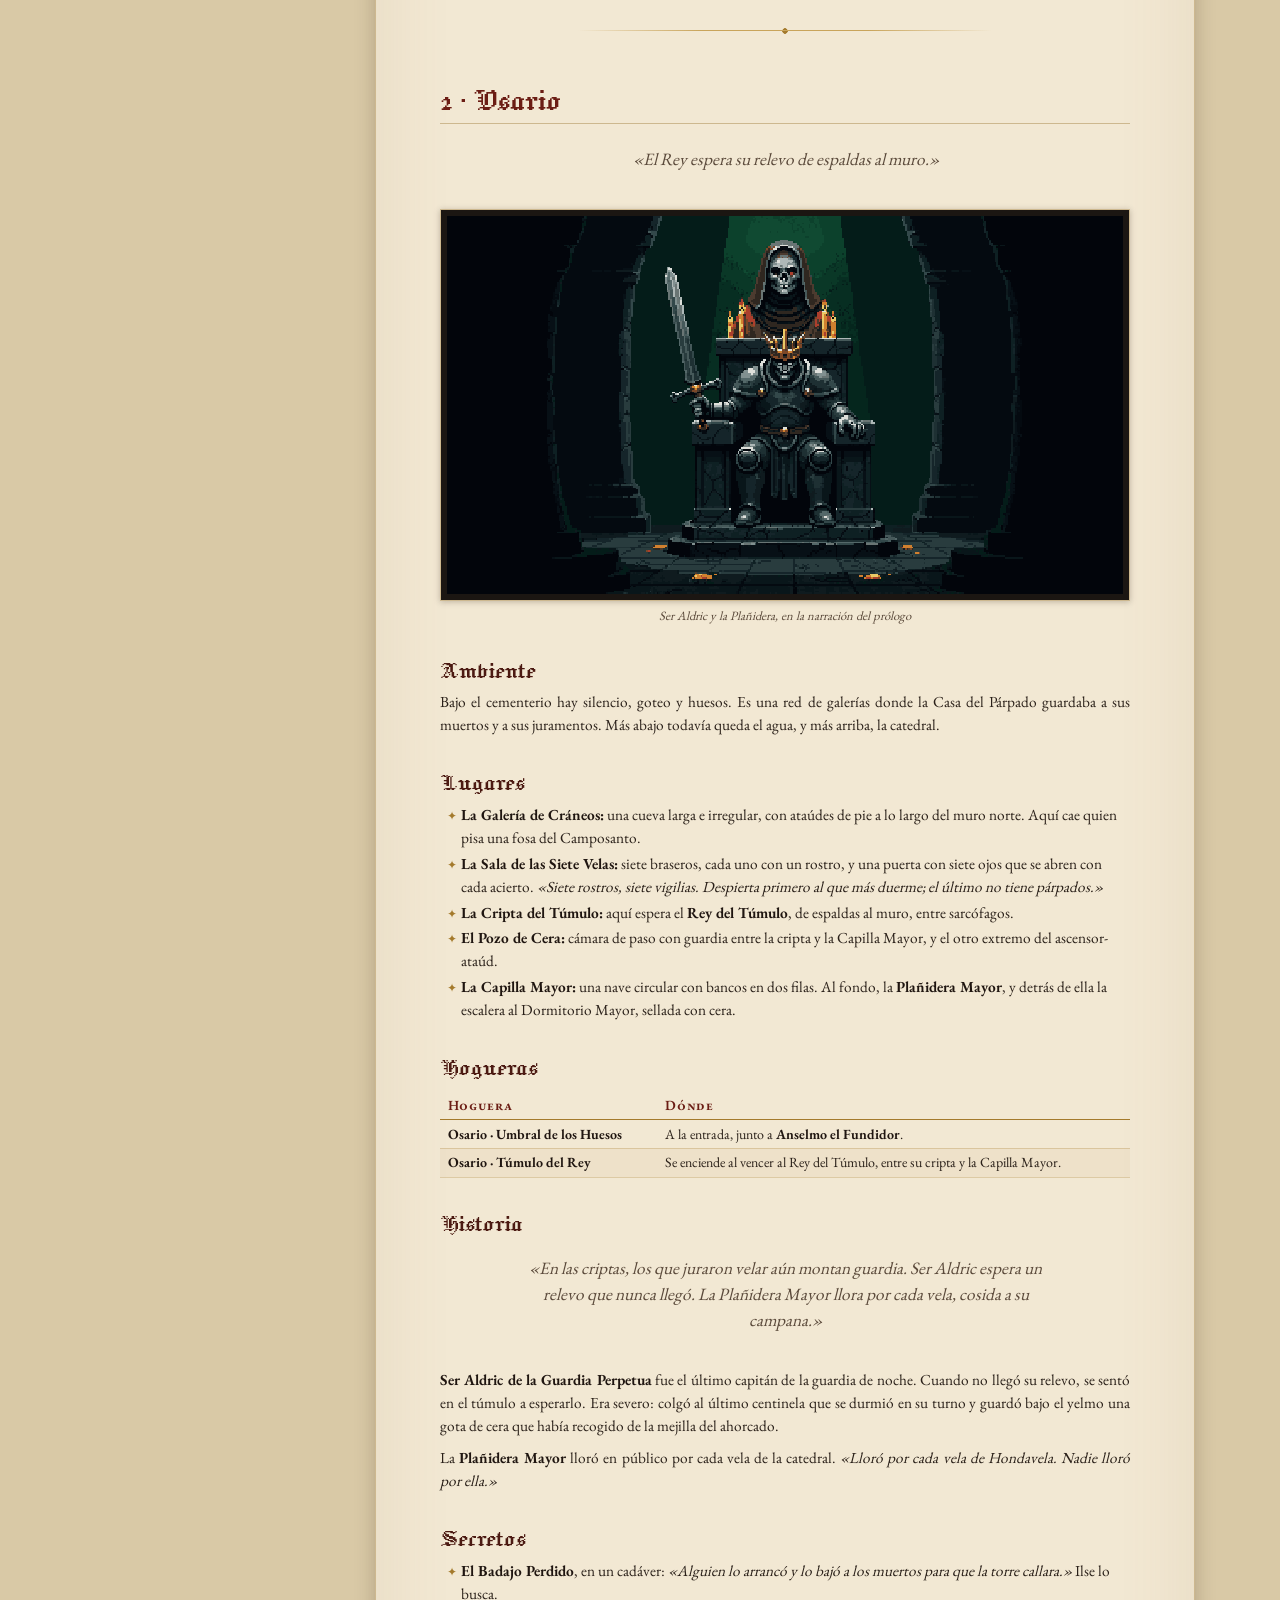
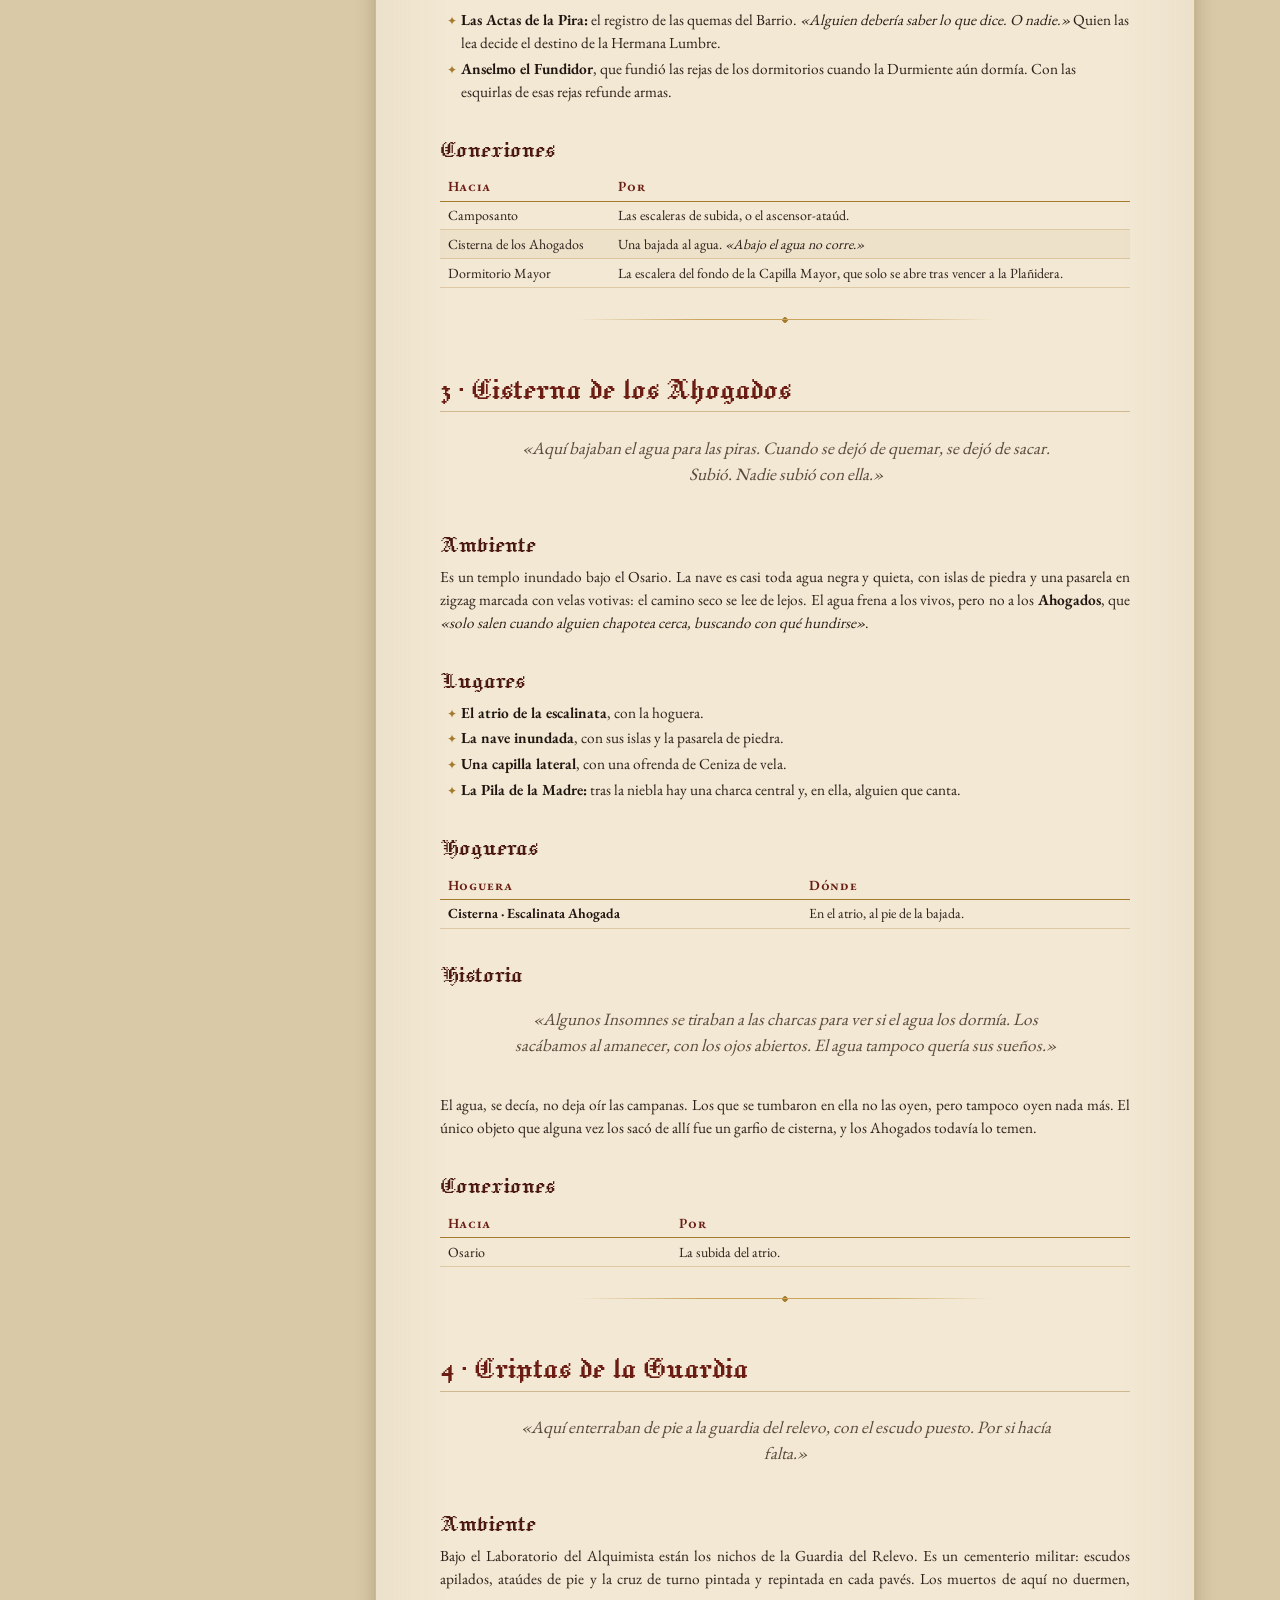
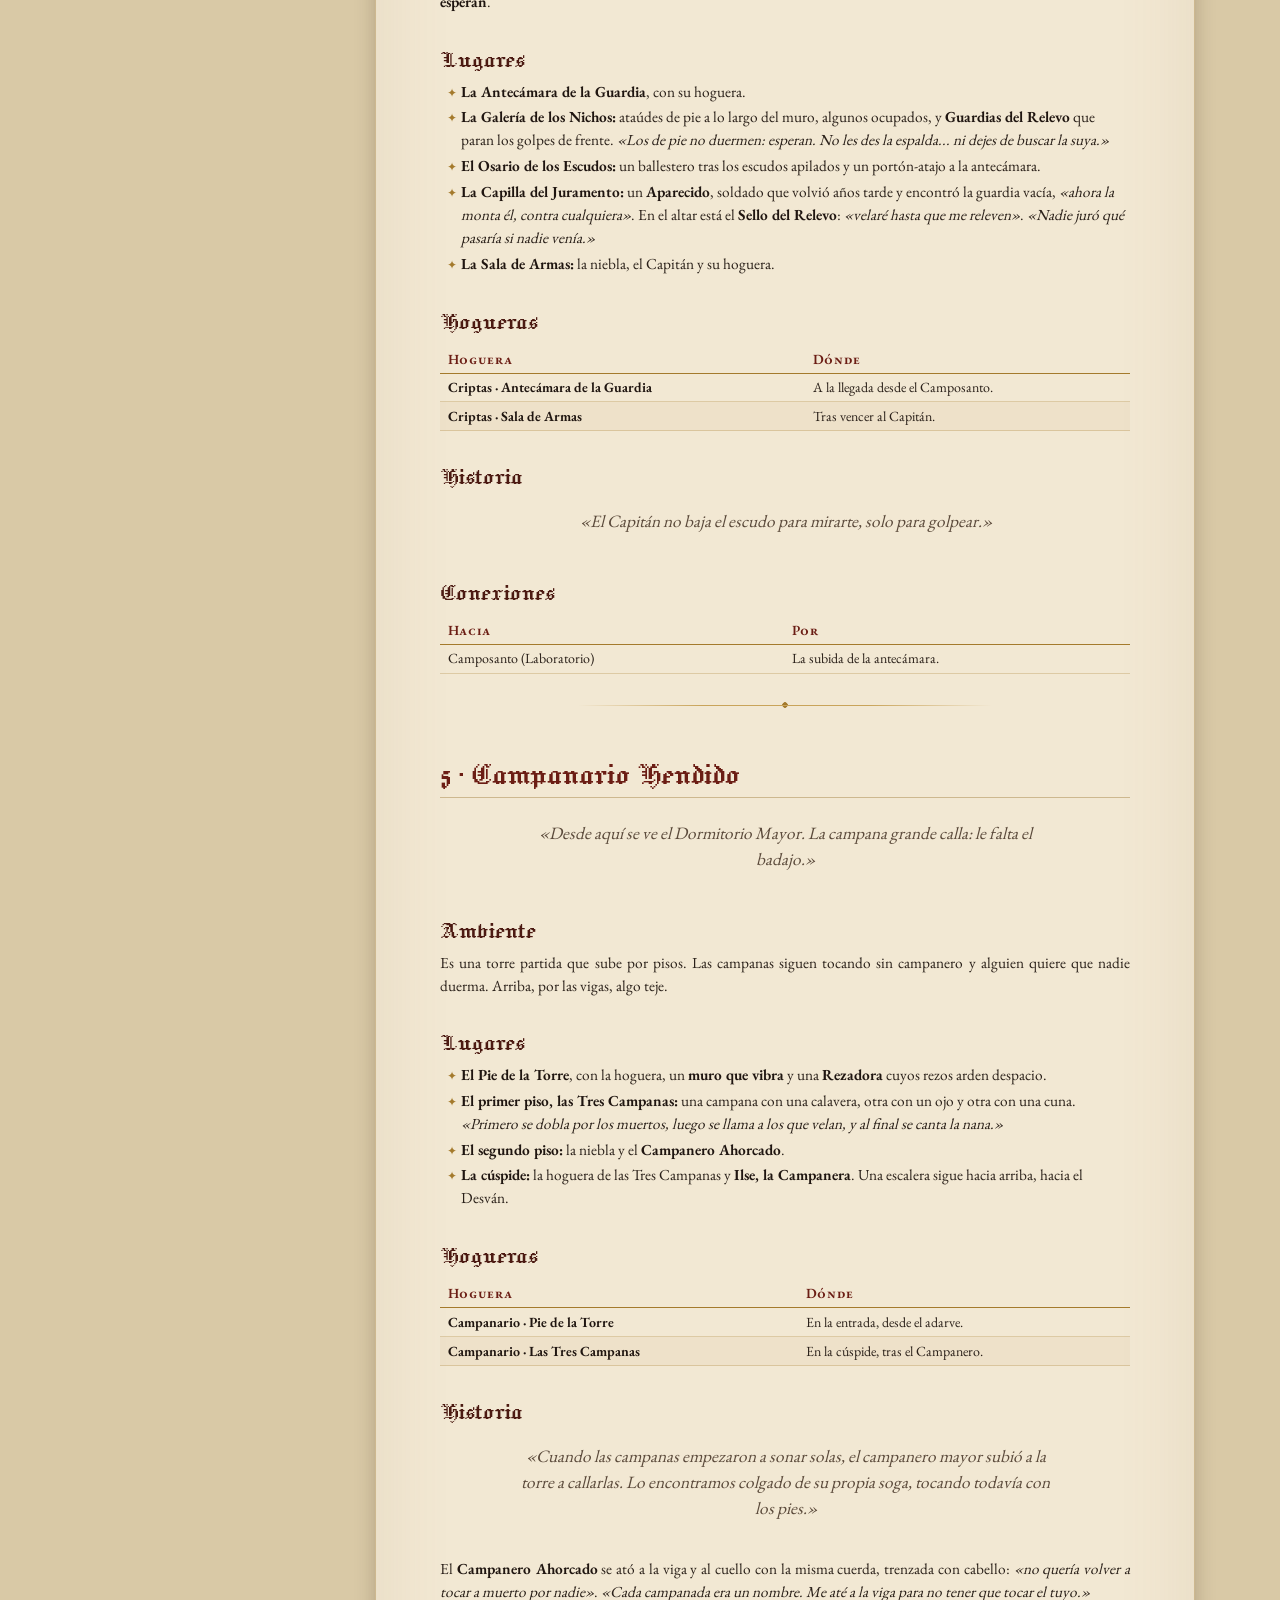
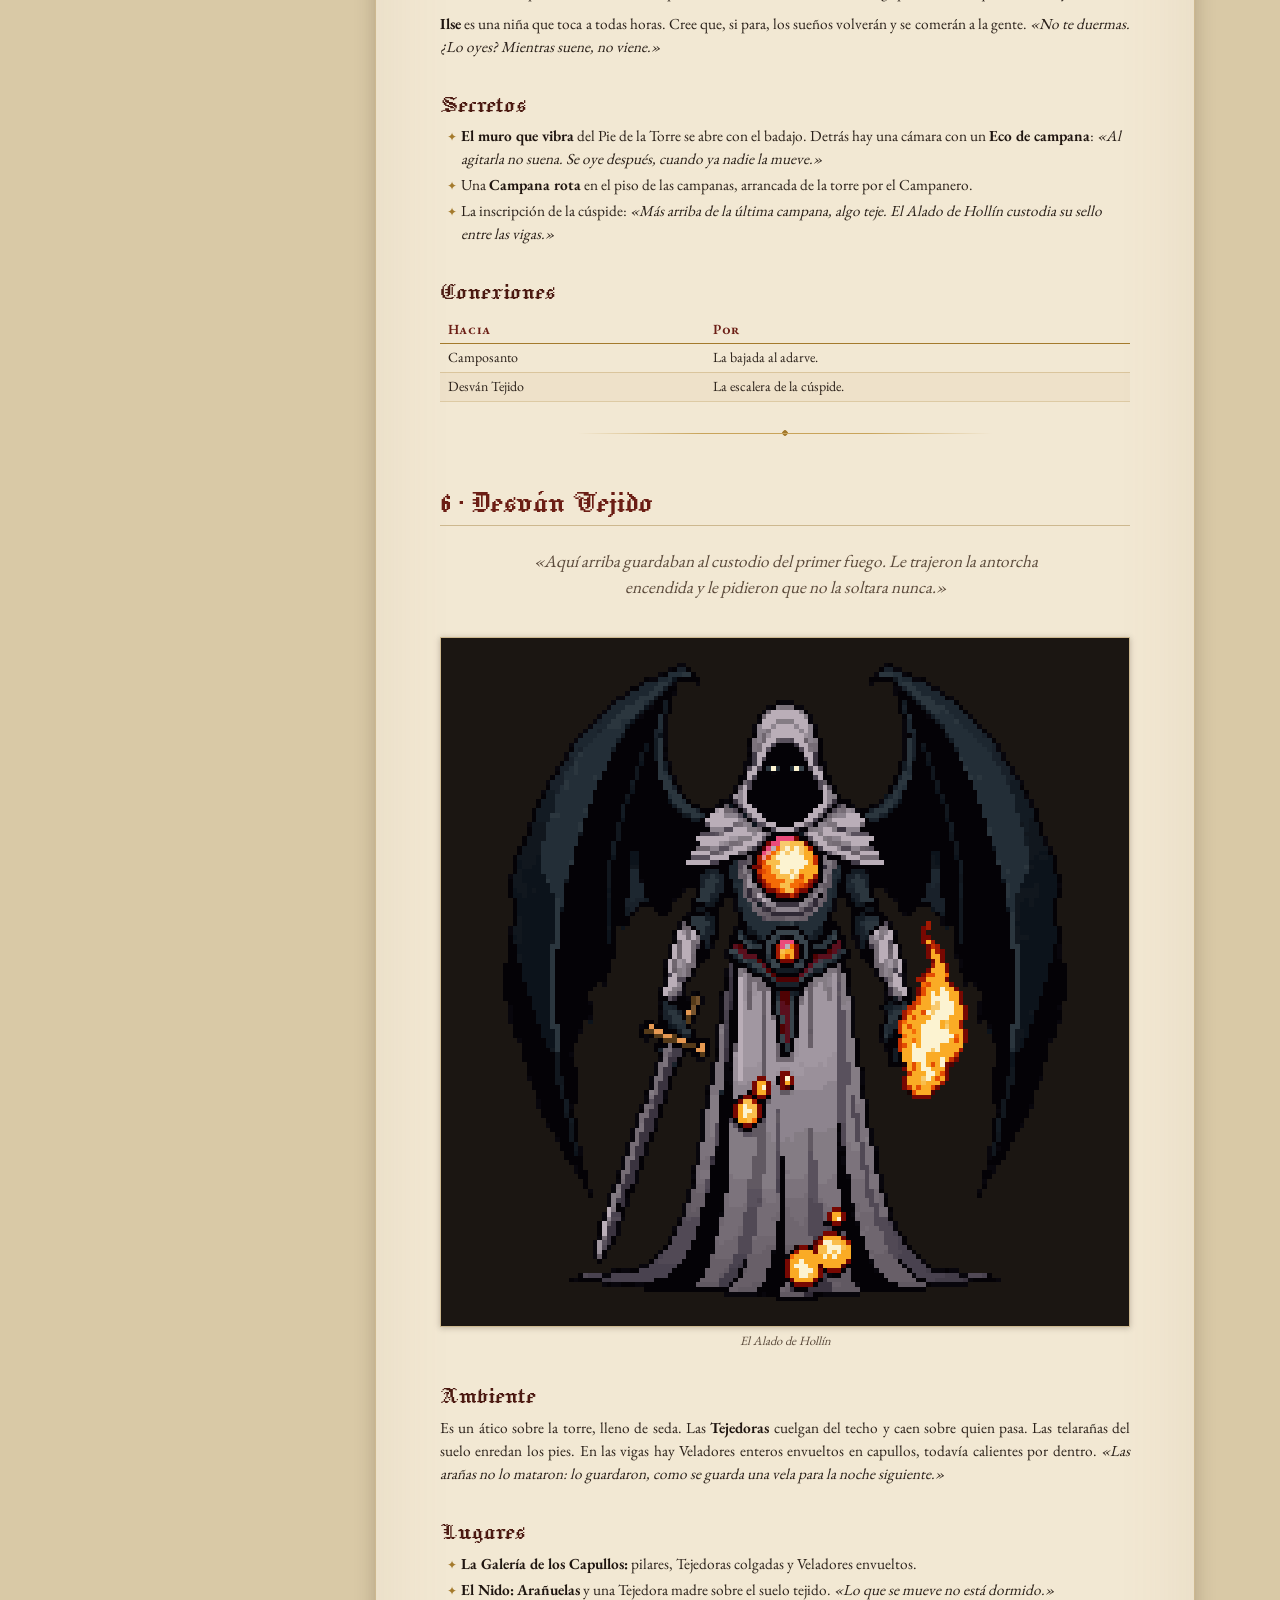
<file: 01_lore.html>
<!doctype html>
<html lang="es">
<head>
<meta charset="utf-8">
<meta name="viewport" content="width=device-width, initial-scale=1">
<title>Libro I · Lore y mundo — Códice del Velador · Vigilia de Ceniza</title>
<meta name="description" content="Libro I · Lore y mundo. «Desde entonces nadie duerme en Hondavela. El sueño que nadie sueña se pudre en el pecho y se vuelve ceniza.» — Narración del…">
<link rel="canonical" href="https://ncsconsulting-develops.github.io/vigilia-de-ceniza/01_lore.html">
<meta property="og:type" content="website">
<meta property="og:site_name" content="Vigilia de Ceniza">
<meta property="og:locale" content="es_ES">
<meta property="og:title" content="Libro I · Lore y mundo — Códice del Velador · Vigilia de Ceniza">
<meta property="og:description" content="Libro I · Lore y mundo. «Desde entonces nadie duerme en Hondavela. El sueño que nadie sueña se pudre en el pecho y se vuelve ceniza.» — Narración del…">
<meta property="og:url" content="https://ncsconsulting-develops.github.io/vigilia-de-ceniza/01_lore.html">
<meta property="og:image" content="https://ncsconsulting-develops.github.io/vigilia-de-ceniza/img/og_vigilia.jpg">
<meta property="og:image:width" content="1200">
<meta property="og:image:height" content="630">
<meta property="og:image:type" content="image/jpeg">
<meta property="og:image:alt" content="Vigilia de Ceniza: una catedral de noche sobre Hondavela. Nadie duerme en Hondavela. Ya disponible en el App Store.">
<meta name="twitter:card" content="summary_large_image">
<meta name="twitter:title" content="Libro I · Lore y mundo — Códice del Velador · Vigilia de Ceniza">
<meta name="twitter:description" content="Libro I · Lore y mundo. «Desde entonces nadie duerme en Hondavela. El sueño que nadie sueña se pudre en el pecho y se vuelve ceniza.» — Narración del…">
<meta name="twitter:image" content="https://ncsconsulting-develops.github.io/vigilia-de-ceniza/img/og_vigilia.jpg">
<meta name="twitter:image:alt" content="Vigilia de Ceniza: una catedral de noche sobre Hondavela. Nadie duerme en Hondavela. Ya disponible en el App Store.">
<meta name="theme-color" content="#15110e">

<link rel="stylesheet" href="estilo.css">
<link rel="stylesheet" href="sitio.css">
<link rel="icon" href="img/favicon.svg" type="image/svg+xml">
</head>
<body>
<header class="barra">
<button class="menu-btn" id="menu-btn" aria-label="Menú">☰ Índice</button>
<a class="titulo" href="index.html">Códice del Velador</a>
<span class="sub">Vigilia de Ceniza · edición pública</span>
<div class="buscar"><input id="buscar" type="search" placeholder="Buscar en el Códice…" autocomplete="off" aria-label="Buscar"><div class="resultados" id="resultados"></div></div>
</header>
<div class="velo" id="velo"></div>
<nav class="lateral" aria-label="Capítulos">
<h2>Libros</h2><ul>
<li><a href="index.html" data-cap="00">Portada e índice</a></li>
<li><a href="01_lore.html" data-cap="01" class="actual">Libro I · Lore y mundo</a></li>
<li><a href="01b_cronica.html" data-cap="01b">Libro I·b · Crónica y atlas de Hondavela</a></li>
<li><a href="02_arsenal.html" data-cap="02">Libro II · Arsenal y objetos</a></li>
<li><a href="03_personajes_y_bestiario.html" data-cap="03">Libro III · Personajes, bestiario y jefes</a></li>
<li><a href="04_guia.html" data-cap="04">Libro IV · Guía del Insomne</a></li>
</ul>
<h2>El juego</h2><ul><li><a href="https://apps.apple.com/app/id6823702349">En el App Store</a></li><li><a href="presskit.html" data-cap="prensa">Prensa</a></li><li><a href="privacy.html">Política de privacidad</a></li><li><a href="support.html">Soporte</a></li></ul><h2>En esta página</h2><ul class="secciones"><li><a class="n2" href="#advertencia-al-lector">Advertencia al lector</a></li><li><a class="n1" href="#i-hondavela">I. Hondavela</a></li><li><a class="n2" href="#el-reino-de-las-campanas-y-las-lámparas">El reino de las campanas y las lámparas</a></li><li><a class="n2" href="#la-durmiente-y-el-lecho">La Durmiente y el Lecho</a></li><li><a class="n2" href="#las-piras-y-las-velas">Las piras y las velas</a></li><li><a class="n2" href="#el-ocaso-quieto">El Ocaso Quieto</a></li><li><a class="n2" href="#la-ceniza">La Ceniza</a></li><li><a class="n2" href="#los-desvelados">Los Desvelados</a></li><li><a class="n2" href="#las-hogueras">Las hogueras</a></li><li><a class="n2" href="#la-vasija-de-ceniza">La Vasija de Ceniza</a></li><li><a class="n2" href="#el-insomne">El Insomne</a></li><li><a class="n1" href="#ii-las-gentes-de-hondavela">II. Las gentes de Hondavela</a></li><li><a class="n3" href="#estirpes">Estirpes</a></li><li><a class="n3" href="#orígenes">Orígenes</a></li><li><a class="n1" href="#iii-cronología-críptica">III. Cronología críptica</a></li><li><a class="n1" href="#iv-las-regiones">IV. Las regiones</a></li><li><a class="n2" href="#prólogo--la-pira-del-velador">Prólogo · La Pira del Velador</a></li><li><a class="n2" href="#1--camposanto-del-relevo">1 · Camposanto del Relevo</a></li><li><a class="n3" href="#ambiente">Ambiente</a></li><li><a class="n3" href="#lugares">Lugares</a></li><li><a class="n3" href="#hogueras">Hogueras</a></li><li><a class="n3" href="#historia">Historia</a></li><li><a class="n3" href="#secretos">Secretos</a></li><li><a class="n3" href="#conexiones">Conexiones</a></li><li><a class="n2" href="#2--osario">2 · Osario</a></li><li><a class="n3" href="#ambiente-1">Ambiente</a></li><li><a class="n3" href="#lugares-1">Lugares</a></li><li><a class="n3" href="#hogueras-1">Hogueras</a></li><li><a class="n3" href="#historia-1">Historia</a></li><li><a class="n3" href="#secretos-1">Secretos</a></li><li><a class="n3" href="#conexiones-1">Conexiones</a></li><li><a class="n2" href="#3--cisterna-de-los-ahogados">3 · Cisterna de los Ahogados</a></li><li><a class="n3" href="#ambiente-2">Ambiente</a></li><li><a class="n3" href="#lugares-2">Lugares</a></li><li><a class="n3" href="#hogueras-2">Hogueras</a></li><li><a class="n3" href="#historia-2">Historia</a></li><li><a class="n3" href="#conexiones-2">Conexiones</a></li><li><a class="n2" href="#4--criptas-de-la-guardia">4 · Criptas de la Guardia</a></li><li><a class="n3" href="#ambiente-3">Ambiente</a></li><li><a class="n3" href="#lugares-3">Lugares</a></li><li><a class="n3" href="#hogueras-3">Hogueras</a></li><li><a class="n3" href="#historia-3">Historia</a></li><li><a class="n3" href="#conexiones-3">Conexiones</a></li><li><a class="n2" href="#5--campanario-hendido">5 · Campanario Hendido</a></li><li><a class="n3" href="#ambiente-4">Ambiente</a></li><li><a class="n3" href="#lugares-4">Lugares</a></li><li><a class="n3" href="#hogueras-4">Hogueras</a></li><li><a class="n3" href="#historia-4">Historia</a></li><li><a class="n3" href="#secretos-2">Secretos</a></li><li><a class="n3" href="#conexiones-4">Conexiones</a></li><li><a class="n2" href="#6--desván-tejido">6 · Desván Tejido</a></li><li><a class="n3" href="#ambiente-5">Ambiente</a></li><li><a class="n3" href="#lugares-5">Lugares</a></li><li><a class="n3" href="#hogueras-5">Hogueras</a></li><li><a class="n3" href="#historia-5">Historia</a></li><li><a class="n3" href="#conexiones-5">Conexiones</a></li><li><a class="n2" href="#7--barrio-de-los-veladores">7 · Barrio de los Veladores</a></li><li><a class="n3" href="#ambiente-6">Ambiente</a></li><li><a class="n3" href="#lugares-6">Lugares</a></li><li><a class="n3" href="#hogueras-6">Hogueras</a></li><li><a class="n3" href="#historia-6">Historia</a></li><li><a class="n3" href="#conexiones-6">Conexiones</a></li><li><a class="n2" href="#8--horno-de-velas">8 · Horno de Velas</a></li><li><a class="n3" href="#ambiente-7">Ambiente</a></li><li><a class="n3" href="#lugares-7">Lugares</a></li><li><a class="n3" href="#hogueras-7">Hogueras</a></li><li><a class="n3" href="#historia-7">Historia</a></li><li><a class="n3" href="#conexiones-7">Conexiones</a></li><li><a class="n2" href="#9--dormitorio-mayor">9 · Dormitorio Mayor</a></li><li><a class="n3" href="#ambiente-8">Ambiente</a></li><li><a class="n3" href="#hogueras-8">Hogueras</a></li><li><a class="n3" href="#historia-8">Historia</a></li><li><a class="n3" href="#conexiones-8">Conexiones</a></li><li><a class="n2" href="#resumen-de-hogueras">Resumen de hogueras</a></li><li><a class="n1" href="#v-el-diario-de-velador">V. El Diario de Velador</a></li><li><a class="n1" href="#vi-el-lecho-los-tres-finales">VI. El Lecho: los tres finales</a></li><li><a class="n1" href="#vii-misterios-sin-cerrar">VII. Misterios sin cerrar</a></li><li><a class="n1" href="#viii-glosario">VIII. Glosario</a></li></ul>
<p class="pie-menu">Edición pública: sin desenlaces ni finales. <em>Vigilia de Ceniza</em> © 2026 NCS Gaming.</p>
</nav>
<main class="contenido">
<section class="capitulo">
<h1 id="libro-i--lore-y-mundo">Libro I · Lore y mundo</h1>
<div class="espacio"></div>
<blockquote class="epigrafe"><p><em>«Desde entonces nadie duerme en Hondavela. El sueño que nadie sueña se pudre en el pecho y se vuelve ceniza.»</em></p>
<p>— Narración del prólogo</p></blockquote>
<div class="espacio"></div>
<figure><img src="img/intro_06_insomne_hd.png" alt="El Insomne" data-src="../assets/intro/06_insomne.png" loading="lazy"><figcaption>El Insomne</figcaption></figure>
<hr>
<h2 id="advertencia-al-lector">Advertencia al lector</h2>
<p>Este libro reúne lo que se sabe de Hondavela, y también lo que se teme. Casi todo está sacado de las palabras del propio juego: el prólogo, las descripciones de los objetos, las inscripciones de los muros, lo que dicen los vivos y lo que gimen los muertos. Cuando hay un hueco y lo rellenamos, lo decimos con la fórmula <strong>«Conjetura de los veladores»</strong>. Lo demás es lo que Hondavela dice de sí misma.</p>
<p>Lo que desvela la trama está guardado en bloques como este:</p>
<p>Las armas, los escudos, los amuletos y los objetos tienen su propio libro, el <strong><a href="02_arsenal.html">Libro II · Arsenal</a></strong>. Los personajes, el bestiario, los jefes y la guía de juego están en el <strong><a href="03_personajes_y_bestiario.html">Libro III</a></strong>. La cronología dibujada, las casas, los lazos entre personajes y el atlas están en el <strong><a href="01b_cronica.html">Libro I·b · Crónica y atlas</a></strong>. Aquí se habla del mundo.</p>
<hr>
<h1 id="i-hondavela">I. Hondavela</h1>
<blockquote class="epigrafe"><p><em>«En la Era del Sueño, Hondavela dormía. Cada noche el reino cerraba los ojos con su reina, la Durmiente, y ella soñaba por todos.»</em></p></blockquote>
<h2 id="el-reino-de-las-campanas-y-las-lámparas">El reino de las campanas y las lámparas</h2>
<p>Hondavela fue un reino de campanas y lámparas. Sus bosques no daban fruta, daban luz: los <strong>árboles de lámpara</strong> se talaban para alumbrar las alcobas, y los niños trepaban a ellos a robar aceite. Sus torres no daban la hora, daban el sueño: las campanas llamaban a dormir, a velar y a enterrar.</p>
<p>Gobernaba la <strong>Casa del Párpado</strong>, orden y dinastía a la vez, que guardaba el sueño de todos. Su blasón era un ojo cerrado sobre campo de ceniza. Sus espadas llevaban el mismo ojo grabado en la empuñadura, porque sus herreros creían que bastaba con cerrar los ojos.</p>
<h2 id="la-durmiente-y-el-lecho">La Durmiente y el Lecho</h2>
<p>Hondavela se sostenía sobre un trato: <strong>un solo ser sueña por todos</strong>. Esa era la Durmiente, reina y sacerdotisa, tendida en el <strong>Lecho</strong> bajo la catedral y cubierta por el <strong>Velo de Cera</strong>. Cuando ella cerraba los ojos, el reino cerraba los suyos.</p>
<blockquote class="epigrafe"><p><em>«El sueño... no se suelta... se entrega.»</em></p></blockquote>
<p>El Lecho se cansa. Por eso el sueño pasaba de una Durmiente a la siguiente, de generación en generación. Ese turno, el más alto y el más pesado del reino, es lo que se llama <strong>el Relevo</strong>.</p>
<h2 id="las-piras-y-las-velas">Las piras y las velas</h2>
<blockquote class="epigrafe"><p><em>«Pero ningún sueño es gratis.»</em></p></blockquote>
<p>Algunos nacían sin poder dormir. La Casa los llamaba <strong>velas</strong>. Para que la Durmiente no despertara, se encendían <strong>piras</strong>, y las piras se alimentaban de velas. Los encargados de atizarlas eran los <strong>Veladores</strong>.</p>
<p>Los Veladores criaban perros para olfatear a quien fingía dormir. Llevaban al cuello una vasija de barro con ceniza tibia («para el frío») y al cinto un cuchillo de hueso para cortar mechas. Tenían prohibido dormir junto a las piras. Muchos no lo necesitaron nunca.</p>
<p>Una plañidera lloraba en público por cada vela, y en el Barrio alguien llevaba la cuenta en un libro forrado de piel. Al margen, con otra letra, se repite una frase: <em>«la hoguera no mejoró»</em>.</p>
<h2 id="el-ocaso-quieto">El Ocaso Quieto</h2>
<blockquote class="epigrafe"><p><em>«Una noche, la Durmiente olió el humo. Supo de qué estaba hecho su descanso y cerró los ojos para no verlo más. El cielo se detuvo a medio crepúsculo.»</em></p></blockquote>
<p>Desde esa noche el cielo de Hondavela está clavado en un atardecer que no avanza: el <strong>Ocaso Quieto</strong>. Las campanas tocan a todas horas aunque no queden campaneros. Nadie ha vuelto a dormir.</p>
<h2 id="la-ceniza">La Ceniza</h2>
<p>El sueño que nadie sueña no desaparece. <strong>Se pudre en el pecho y se vuelve ceniza</strong>: un polvo gris, tibio, que pesa más de lo que debería.</p>
<p>La Ceniza lo es todo en Hondavela. Se comercia, se gasta y se ofrenda al fuego. Con ella se sube de rango. Al morir, el cuerpo la derrama en una mancha, y quien vuelve a tiempo la recoge. La Buhonera se ríe de que antes se pagara con monedas: <em>«¿quién querría algo que no arde?»</em></p>
<h2 id="los-desvelados">Los Desvelados</h2>
<blockquote class="epigrafe"><p><em>«Olvidó su nombre, luego su rostro, luego la razón de estar en pie. Solo recuerda cómo golpear.»</em></p></blockquote>
<p>La vigilia no mata, desgasta. Primero se olvidan los nombres, luego los rostros y al final el motivo de seguir de pie. Quien llega al fondo es un <strong>Desvelado</strong>: un cuerpo vaciado que sigue caminando y golpeando por costumbre, con los ojos secos y abiertos de par en par.</p>
<p>Los Desvelados no odian al Insomne. Lo atacan <strong>porque todavía recuerda</strong>.</p>
<h2 id="las-hogueras">Las hogueras</h2>
<p>Las hogueras se encienden con Ceniza ajena. Junto a ellas el cuerpo cree dormir durante un instante. No es sueño, es su eco:</p>
<blockquote class="epigrafe"><p><em>«No era sueño: era el recuerdo del sueño, como el olor del pan en una casa vacía. Me bastó para levantarme.»</em></p></blockquote>
<p>Encender una hoguera y descansar en ella son cosas distintas. Encenderla la convierte en punto de regreso y en destino de viaje. Descansar en ella cura y devuelve el calor a la Vasija, pero <strong>los muertos de la zona se levantan con quien descansa</strong>, como si todos compartieran un mismo párpado.</p>
<h2 id="la-vasija-de-ceniza">La Vasija de Ceniza</h2>
<blockquote class="epigrafe"><p><em>«Vasija de barro de las hogueras, con ceniza que aún no se ha enfriado del todo. Beber su calor cierra las heridas y aplaza el cansancio. Se vuelve a llenar al descansar junto al fuego. Sabe a nana olvidada.»</em></p></blockquote>
<p>Los Veladores enterraban a sus muertos con la vasija rota, para que no bebieran más. Con esquirlas de esas vasijas se ensancha la propia, y con huesos de Velador quemados en la hoguera se espesa su ceniza.</p>
<blockquote class="nota"><p><em>Nota del archivero.</em> Los primeros papeles del mundo la llaman <strong>Frasco de Ascua</strong>: una brasa de hoguera dentro de cristal. En el juego es la <strong>Vasija de Ceniza</strong> y es de barro. Este libro sigue al juego.</p></blockquote>
<h2 id="el-insomne">El Insomne</h2>
<blockquote class="epigrafe"><p><em>«Tú encendías las piras, Velador. Y siempre fuiste una de ellas. No puedes morir, porque morir es dormir... y eso se te niega. Levántate, Insomne. La Durmiente espera su relevo.»</em></p></blockquote>
<p>El protagonista es un <strong>Insomne</strong>: muere y vuelve sin perder del todo la cordura. Fue <strong>Velador</strong>, y atizaba las piras donde ardían los que eran como él. La noche del Ocaso Quieto dejó de fingir que dormía.</p>
<p>Nunca se le ve la cara, porque su yelmo solo tiene una ranura. Cuando cae, la hoguera lo recompone con Ceniza ajena. Él también pierde cosas al morir, aunque sean pequeñas: lleva un diario y, si muere demasiadas veces sin descansar, los recuerdos se le emborronan.</p>
<hr>
<h1 id="ii-las-gentes-de-hondavela">II. Las gentes de Hondavela</h1>
<p>Antes de levantarse, el Insomne elige de dónde viene. Estas son las estirpes y los oficios del reino tal como los recuerda el juego.</p>
<h3 id="estirpes">Estirpes</h3>
<table class="cols-2"><thead><tr><th>Estirpe</th><th>Lo que se cuenta de ellos</th></tr></thead><tbody><tr><td><strong>Hondavelano llano</strong></td><td>Gente sin oficio que veló porque no quedaba otra cosa que hacer.</td></tr><tr><td><strong>Sangre del Párpado</strong></td><td>Primos lejanos de la Durmiente: duermen con un ojo y pelean con el otro.</td></tr><tr><td><strong>Cereño</strong></td><td>Fundidores del Horno, medio cera de tanto mirar el crisol.</td></tr><tr><td><strong>Charqueño</strong></td><td>Barqueros de la Cisterna, que aprendieron a no hundirse.</td></tr><tr><td><strong>Enterrado</strong></td><td>La Casa los enterró vivos; salieron arañando, con hambre.</td></tr></tbody></table>
<h3 id="orígenes">Orígenes</h3>
<table class="cols-2"><thead><tr><th>Origen</th><th>Lo que fue</th></tr></thead><tbody><tr><td><strong>Caballero del Párpado</strong></td><td>Juró velar el sueño de la Durmiente y ahora vela su ausencia.</td></tr><tr><td><strong>Guerrero</strong></td><td>Taló los bosques de lámparas cuando aún se dormía en Hondavela.</td></tr><tr><td><strong>Ladrón</strong></td><td>Robaba en las casas mientras sus dueños dormían. Ya nadie duerme.</td></tr><tr><td><strong>Lancero</strong></td><td>Guardó las murallas en el turno de noche, el que nunca terminó.</td></tr><tr><td><strong>Bárbaro</strong></td><td>Bajó de las montañas cuando dejó de soñar con ellas.</td></tr><tr><td><strong>Paria</strong></td><td>Nadie recuerda su nombre, ni siquiera él. Durmió en la calle hasta que no hubo sueño.</td></tr></tbody></table>
<figure><img src="img/tienda_es_03.png" alt="Elige tu origen" data-src="../store/screenshots/es/03.png" loading="lazy"><figcaption>Elige tu origen</figcaption></figure>
<hr>
<h1 id="iii-cronología-críptica">III. Cronología críptica</h1>
<p>Nadie en Hondavela escribe fechas. Lo que sigue está reconstruido con objetos, inscripciones y las palabras de los muertos. Cada entrada lleva su grado de certeza:</p>
<ul><li><strong>Certeza:</strong> lo dice el juego con todas las letras.</li><li><strong>Indicio:</strong> varios textos apuntan hacia ello, pero ninguno lo afirma.</li><li><strong>Teoría de los veladores:</strong> conjetura nuestra, razonable, que nada confirma.</li></ul>
<table class="cols-3"><thead><tr><th>Época</th><th>Suceso</th><th>Grado</th></tr></thead><tbody><tr><td><strong>La primera noche</strong></td><td>Se tiende la primera Durmiente en el Lecho. Un custodio lleva una antorcha encendida hasta el Lecho y le piden que no la suelte nunca. Ese fuego es «el primer fuego».</td><td>Certeza (Alado de Hollín)</td></tr><tr><td></td><td>De la primera pira se toman las brasas que los Veladores llevarán en relicarios.</td><td>Certeza (Brasa de Velador)</td></tr><tr><td></td><td>La primera hoguera se encendió con algo que la Casa no quiso registrar. Hay hogueras que, de cerca, susurran nanas.</td><td>Indicio</td></tr><tr><td><strong>La Era del Sueño</strong></td><td>Hondavela duerme. Una Durmiente releva a otra. Se talan los árboles de lámpara, las campanas tocan a dormir y la Guardia del Relevo monta turnos en la muralla.</td><td>Certeza</td></tr><tr><td></td><td>Se descubre que el sueño de la Durmiente necesita piras y que las piras necesitan velas. Empiezan las quemas de Insomnes en el Barrio de los Veladores.</td><td>Certeza (prólogo)</td></tr><tr><td></td><td>En el Horno de Velas a los Insomnes no se los quema: se los funde.</td><td>Certeza (inscripciones del Barrio y del Horno)</td></tr><tr><td></td><td>Las plañideras lloran en público por cada vela.</td><td>Certeza</td></tr><tr><td></td><td>Algunos Insomnes se tiran a las charcas para ver si el agua los duerme. Los sacan al amanecer con los ojos abiertos.</td><td>Certeza (Diario)</td></tr><tr><td></td><td>Odo entierra vivos a los Insomnes, convencido de que a oscuras dormirán.</td><td>Certeza</td></tr><tr><td></td><td>El protagonista sirve como Velador y oculta que tampoco puede dormir.</td><td>Certeza (prólogo; el resto, en el Diario)</td></tr><tr><td></td><td>En las Actas de la Pira se apunta cuarenta veces la misma frase: «No mejoró». Las piras nunca sirvieron de nada.</td><td>Certeza (Actas de la Pira)</td></tr><tr><td><strong>La noche del humo</strong></td><td>La Durmiente huele el humo, comprende de qué está hecho su descanso y cierra los ojos para no verlo. Cae el <strong>Ocaso Quieto</strong>.</td><td>Certeza</td></tr><tr><td></td><td>La Durmiente queda a medio camino, ni despierta ni dormida: el sueño de un reino no se suelta, se entrega, y no lo entregó.</td><td>Indicio (sus propias palabras); certeza en los papeles de diseño</td></tr><tr><td></td><td>Esa misma noche el Insomne deja de fingir que dormía. Le tocaba la guardia y no fue.</td><td>Certeza (Diario, «El relevo que no llegó»)</td></tr><tr><td><strong>Los primeros días del Ocaso</strong></td><td>Las campanas empiezan a sonar solas. El campanero mayor sube a callarlas y aparece colgado de su soga, tocando todavía con los pies.</td><td>Certeza</td></tr><tr><td></td><td>El Alquimista del Relevo se encierra en su laboratorio para destilar un fuego que no se apague. Entrega la llave a la guardia del adarve. No vuelve a subir.</td><td>Certeza</td></tr><tr><td></td><td>La Guardia del Relevo baja a sus nichos con el escudo puesto, «por si hacía falta». Su Capitán baja a contarlos por última vez y se queda contando.</td><td>Certeza</td></tr><tr><td></td><td>El agua de la Cisterna deja de sacarse. Sube. Nadie sube con ella.</td><td>Certeza</td></tr><tr><td><strong>El largo Ocaso</strong></td><td>Ser Aldric espera en el Túmulo a su relevo durante cuarenta años.</td><td>Certeza</td></tr><tr><td></td><td>Los vecinos se vacían y se convierten en Desvelados. Las arañas del Desván envuelven a los Veladores «para que no se enfríen».</td><td>Certeza</td></tr><tr><td></td><td>Ilse toca las campanas del Campanario Hendido hasta tener las manos en carne viva.</td><td>Certeza</td></tr><tr><td><strong>Ahora</strong></td><td>El Insomne despierta en la pira apagada del Velador y sale al Camposanto.</td><td>Certeza</td></tr><tr><td><strong>Después</strong></td><td>Si el ciclo vuelve a empezar, <em>«alguien se despierta en el Camposanto. Otra vez.»</em> Las Sombras que invaden vienen «de otro ciclo».</td><td>Certeza (ciclos) / Teoría de los veladores (que siempre sea el mismo Insomne)</td></tr></tbody></table>
<blockquote class="nota"><p><strong>Conjetura de los veladores.</strong> Los «cuarenta» se repiten demasiado: cuarenta años esperó Aldric, cuarenta años lloró la Plañidera según los papeles del Párpado, cuarenta velas contó Lumbre y cuarenta veces se escribió «No mejoró». Puede que no sea casualidad. Puede que el Ocaso dure exactamente lo que duró la pira.</p></blockquote>
<hr>
<h1 id="iv-las-regiones">IV. Las regiones</h1>
<p>Las regiones van en el orden en que suele recorrerlas un Insomne que no tiene prisa. Hondavela no obliga a seguirlo: desde el Camposanto salen caminos hacia abajo (Osario), hacia arriba (Campanario) y hacia el este (Barrio).</p>
<p>El plano esquemático de las zonas, con sus caminos y lo que pide cada paso, está en el <strong><a href="01b_cronica.html">Libro I·b · Crónica y atlas</a></strong>; los mapas de cada zona, en el <strong><a href="04_guia.html">Libro IV</a></strong>.</p>
<hr>
<h2 id="prólogo--la-pira-del-velador">Prólogo · La Pira del Velador</h2>
<blockquote class="epigrafe"><p><em>«La pira se apagó contigo dentro. Sal de las brasas.»</em></p></blockquote>
<p>El Insomne despierta entre las brasas de una pira apagada, en el lugar donde se adiestraba a los novicios. Hay cinco estancias en fila: <strong>la Pira</strong>, la <strong>Galería de las Saeteras</strong>, el <strong>Patio del Turno</strong> (donde un viejo Centinela todavía corrige la guardia: <em>«¡Novicio! Escudo arriba. Ser Aldric no perdona un turno abierto.»</em>), la <strong>Capilla de la Ceniza</strong>, con la primera hoguera, y el <strong>Atrio del Atizador</strong>.</p>
<p>Hasta descansar en la Capilla la muerte no es real. Después lo es: <em>«Los muertos se levantan contigo. Desde ahora, caer es de verdad.»</em></p>
<p>En el Atrio sigue <strong>el Atizador</strong>, que no dejó apagarse la pira nunca. Cuando ya no quedó a quién quemar, siguió atizándose a sí mismo. <em>«Una vela fuera del fuego. Vuelve a la pira, vela.»</em></p>
<hr>
<h2 id="1--camposanto-del-relevo">1 · Camposanto del Relevo</h2>
<blockquote class="epigrafe"><p><em>«El Camposanto del Relevo. Alguien espera un relevo bajo el túmulo.»</em></p></blockquote>
<figure><img src="img/tienda_es_01.png" alt="El Precipitado de la Retorta en su laboratorio" data-src="../store/screenshots/es/01.png" loading="lazy"><figcaption>El Precipitado de la Retorta en su laboratorio</figcaption></figure>
<h3 id="ambiente">Ambiente</h3>
<p>Es el barrio y cementerio a los pies de la muralla, donde vivía y se enterraba la guardia de noche. Las tumbas se apilan en terrazas y los muertos no se quedan dentro. Todo es piedra gris ceniza y musgo enfermo. Las campanas del Campanario suenan a ratos, el viento sopla sobre el adarve y fuera de la vista se oyen palas que cavan.</p>
<h3 id="lugares">Lugares</h3>
<ul><li><strong>La plaza de la Hoguera del Relevo:</strong> es el corazón de la región. Junto al fuego yace un Velador muerto con su relicario, y la <strong>Buhonera</strong> vende lo que encuentra en los muertos.</li><li><strong>El Adarve:</strong> pasarelas sobre la muralla norte, con saeteras que destellan antes de disparar y <strong>Ballesteros de la Guardia</strong> que siguen tensando la ballesta <em>«por si alguien intenta salir del Camposanto. O entrar»</em>. Hay una escala de cuerda que se recogía al anochecer y que una patada deja abajo para siempre.</li><li><strong>Las Terrazas de tumbas:</strong> cuidado con las <strong>Losas de Duelo</strong>. <em>«Las losas limpias no son piedad: alguien barre el polvo que levanta la campana al caer.»</em></li><li><strong>La Fosa Común:</strong> aquí cava <strong>Odo el Sepulturero</strong>. En la tierra hay huecos. <em>«Donde no crece el musgo, la tierra está hueca. Odo nunca pisaba allí.»</em></li><li><strong>La Capilla Ciega</strong> y el <strong>Callejón de los Veladores:</strong> portones que se desatrancan desde dentro. <em>«Quien cae aquí, sale por su propio pie.»</em></li><li><strong>La Terraza de los Ataúdes:</strong> el puzle del contrapeso. Tres ataúdes de peso distinto y un plato que pide la cuenta justa: <em>«Cuatro muescas en el plato. Ni una menos: el ataúd no baja. Ni una más: la cadena de Odo saltó con cinco y aplastó a tres Veladores.»</em> El ascensor-ataúd baja al Osario por el <strong>Pozo de Cera</strong>.</li><li><strong>El Bosque de las Lámparas Taladas:</strong> farolas de vigilia cortadas como árboles. Es el bosque de los recuerdos de infancia del Insomne, aunque ahora tiene tocones y perros.</li><li><strong>La Hondonada de Grumo y el Laboratorio del Alquimista:</strong> entre alambiques, jaulas, un atanor y un círculo trazado en el suelo vive algo que se destiló a sí mismo. Por el camino se arrastran los <strong>Cenicientos</strong>, <em>«lo que salió de la retorta antes del Precipitado»</em>.</li></ul>
<h3 id="hogueras">Hogueras</h3>
<table class="cols-2"><thead><tr><th>Hoguera</th><th>Dónde</th></tr></thead><tbody><tr><td><strong>Camposanto · Hoguera del Relevo</strong></td><td>La plaza central.</td></tr><tr><td><strong>Camposanto · Claro de las Lámparas</strong></td><td>A medio camino entre la plaza y la Hondonada, en el bosque talado.</td></tr></tbody></table>
<h3 id="historia">Historia</h3>
<blockquote class="epigrafe"><p><em>«Bajo las lámparas taladas, el Alquimista cerró su laboratorio y dio la llave a la guardia del adarve. Lo que sale de allí arrastrándose ya no es él.»</em></p></blockquote>
<p>La <strong>Llave del Laboratorio</strong> espera en el extremo oeste del adarve, entre saeteras y ballesteros. <em>«Nadie bajó. Él tampoco volvió a subir.»</em></p>
<h3 id="secretos">Secretos</h3>
<ul><li><strong>Fosas ocultas:</strong> el suelo sin musgo se hunde y lleva a la Galería de Cráneos del Osario.</li><li><strong>Ataúdes de pie:</strong> algunos esconden un Centinela.</li><li><strong>Arañas en el Camposanto:</strong> bajaron del Desván Tejido. Son la primera señal de que hay algo arriba.</li><li><strong>La inscripción del fondo de la Hondonada:</strong> <em>«Bajo el laboratorio duermen los de la Guardia del Relevo, en sus nichos. Su Capitán aún guarda el sello de su turno. El Lecho reconoce los sellos de los que no durmieron.»</em> Es la primera mención de los <strong>sellos</strong>.</li></ul>
<h3 id="conexiones">Conexiones</h3>
<table class="cols-2"><thead><tr><th>Hacia</th><th>Por</th></tr></thead><tbody><tr><td>Osario</td><td>Las escaleras del Camposanto, o el ascensor-ataúd del Pozo de Cera (necesita el contrapeso resuelto y que se suelte la traba de abajo, tras el Rey del Túmulo).</td></tr><tr><td>Campanario Hendido</td><td>La subida desde el adarve.</td></tr><tr><td>Barrio de los Veladores</td><td>El camino del borde este.</td></tr><tr><td>Criptas de la Guardia</td><td>Al fondo de la Hondonada, bajo el laboratorio.</td></tr></tbody></table>
<hr>
<h2 id="2--osario">2 · Osario</h2>
<blockquote class="epigrafe"><p><em>«El Rey espera su relevo de espaldas al muro.»</em></p></blockquote>
<figure><img src="img/intro_05_jefes_hd.png" alt="Ser Aldric y la Plañidera, en la narración del prólogo" data-src="../assets/intro/05_jefes.png" loading="lazy"><figcaption>Ser Aldric y la Plañidera, en la narración del prólogo</figcaption></figure>
<h3 id="ambiente-1">Ambiente</h3>
<p>Bajo el cementerio hay silencio, goteo y huesos. Es una red de galerías donde la Casa del Párpado guardaba a sus muertos y a sus juramentos. Más abajo todavía queda el agua, y más arriba, la catedral.</p>
<h3 id="lugares-1">Lugares</h3>
<ul><li><strong>La Galería de Cráneos:</strong> una cueva larga e irregular, con ataúdes de pie a lo largo del muro norte. Aquí cae quien pisa una fosa del Camposanto.</li><li><strong>La Sala de las Siete Velas:</strong> siete braseros, cada uno con un rostro, y una puerta con siete ojos que se abren con cada acierto. <em>«Siete rostros, siete vigilias. Despierta primero al que más duerme; el último no tiene párpados.»</em></li><li><strong>La Cripta del Túmulo:</strong> aquí espera el <strong>Rey del Túmulo</strong>, de espaldas al muro, entre sarcófagos.</li><li><strong>El Pozo de Cera:</strong> cámara de paso con guardia entre la cripta y la Capilla Mayor, y el otro extremo del ascensor-ataúd.</li><li><strong>La Capilla Mayor:</strong> una nave circular con bancos en dos filas. Al fondo, la <strong>Plañidera Mayor</strong>, y detrás de ella la escalera al Dormitorio Mayor, sellada con cera.</li></ul>
<h3 id="hogueras-1">Hogueras</h3>
<table class="cols-2"><thead><tr><th>Hoguera</th><th>Dónde</th></tr></thead><tbody><tr><td><strong>Osario · Umbral de los Huesos</strong></td><td>A la entrada, junto a <strong>Anselmo el Fundidor</strong>.</td></tr><tr><td><strong>Osario · Túmulo del Rey</strong></td><td>Se enciende al vencer al Rey del Túmulo, entre su cripta y la Capilla Mayor.</td></tr></tbody></table>
<h3 id="historia-1">Historia</h3>
<blockquote class="epigrafe"><p><em>«En las criptas, los que juraron velar aún montan guardia. Ser Aldric espera un relevo que nunca llegó. La Plañidera Mayor llora por cada vela, cosida a su campana.»</em></p></blockquote>
<p><strong>Ser Aldric de la Guardia Perpetua</strong> fue el último capitán de la guardia de noche. Cuando no llegó su relevo, se sentó en el túmulo a esperarlo. Era severo: colgó al último centinela que se durmió en su turno y guardó bajo el yelmo una gota de cera que había recogido de la mejilla del ahorcado.</p>
<p>La <strong>Plañidera Mayor</strong> lloró en público por cada vela de la catedral. <em>«Lloró por cada vela de Hondavela. Nadie lloró por ella.»</em></p>
<h3 id="secretos-1">Secretos</h3>
<ul><li><strong>El Badajo Perdido</strong>, en un cadáver: <em>«Alguien lo arrancó y lo bajó a los muertos para que la torre callara.»</em> Ilse lo busca.</li><li><strong>Las Actas de la Pira:</strong> el registro de las quemas del Barrio. <em>«Alguien debería saber lo que dice. O nadie.»</em> Quien las lea decide el destino de la Hermana Lumbre.</li><li><strong>Anselmo el Fundidor</strong>, que fundió las rejas de los dormitorios cuando la Durmiente aún dormía. Con las esquirlas de esas rejas refunde armas.</li></ul>
<h3 id="conexiones-1">Conexiones</h3>
<table class="cols-2"><thead><tr><th>Hacia</th><th>Por</th></tr></thead><tbody><tr><td>Camposanto</td><td>Las escaleras de subida, o el ascensor-ataúd.</td></tr><tr><td>Cisterna de los Ahogados</td><td>Una bajada al agua. <em>«Abajo el agua no corre.»</em></td></tr><tr><td>Dormitorio Mayor</td><td>La escalera del fondo de la Capilla Mayor, que solo se abre tras vencer a la Plañidera.</td></tr></tbody></table>
<hr>
<h2 id="3--cisterna-de-los-ahogados">3 · Cisterna de los Ahogados</h2>
<blockquote class="epigrafe"><p><em>«Aquí bajaban el agua para las piras. Cuando se dejó de quemar, se dejó de sacar. Subió. Nadie subió con ella.»</em></p></blockquote>
<h3 id="ambiente-2">Ambiente</h3>
<p>Es un templo inundado bajo el Osario. La nave es casi toda agua negra y quieta, con islas de piedra y una pasarela en zigzag marcada con velas votivas: el camino seco se lee de lejos. El agua frena a los vivos, pero no a los <strong>Ahogados</strong>, que <em>«solo salen cuando alguien chapotea cerca, buscando con qué hundirse»</em>.</p>
<h3 id="lugares-2">Lugares</h3>
<ul><li><strong>El atrio de la escalinata</strong>, con la hoguera.</li><li><strong>La nave inundada</strong>, con sus islas y la pasarela de piedra.</li><li><strong>Una capilla lateral</strong>, con una ofrenda de Ceniza de vela.</li><li><strong>La Pila de la Madre:</strong> tras la niebla hay una charca central y, en ella, alguien que canta.</li></ul>
<h3 id="hogueras-2">Hogueras</h3>
<table class="cols-2"><thead><tr><th>Hoguera</th><th>Dónde</th></tr></thead><tbody><tr><td><strong>Cisterna · Escalinata Ahogada</strong></td><td>En el atrio, al pie de la bajada.</td></tr></tbody></table>
<h3 id="historia-2">Historia</h3>
<blockquote class="epigrafe"><p><em>«Algunos Insomnes se tiraban a las charcas para ver si el agua los dormía. Los sacábamos al amanecer, con los ojos abiertos. El agua tampoco quería sus sueños.»</em></p></blockquote>
<p>El agua, se decía, no deja oír las campanas. Los que se tumbaron en ella no las oyen, pero tampoco oyen nada más. El único objeto que alguna vez los sacó de allí fue un garfio de cisterna, y los Ahogados todavía lo temen.</p>
<h3 id="conexiones-2">Conexiones</h3>
<table class="cols-2"><thead><tr><th>Hacia</th><th>Por</th></tr></thead><tbody><tr><td>Osario</td><td>La subida del atrio.</td></tr></tbody></table>
<hr>
<h2 id="4--criptas-de-la-guardia">4 · Criptas de la Guardia</h2>
<blockquote class="epigrafe"><p><em>«Aquí enterraban de pie a la guardia del relevo, con el escudo puesto. Por si hacía falta.»</em></p></blockquote>
<h3 id="ambiente-3">Ambiente</h3>
<p>Bajo el Laboratorio del Alquimista están los nichos de la Guardia del Relevo. Es un cementerio militar: escudos apilados, ataúdes de pie y la cruz de turno pintada y repintada en cada pavés. Los muertos de aquí no duermen, <strong>esperan</strong>.</p>
<h3 id="lugares-3">Lugares</h3>
<ul><li><strong>La Antecámara de la Guardia</strong>, con su hoguera.</li><li><strong>La Galería de los Nichos:</strong> ataúdes de pie a lo largo del muro, algunos ocupados, y <strong>Guardias del Relevo</strong> que paran los golpes de frente. <em>«Los de pie no duermen: esperan. No les des la espalda... ni dejes de buscar la suya.»</em></li><li><strong>El Osario de los Escudos:</strong> un ballestero tras los escudos apilados y un portón-atajo a la antecámara.</li><li><strong>La Capilla del Juramento:</strong> un <strong>Aparecido</strong>, soldado que volvió años tarde y encontró la guardia vacía, <em>«ahora la monta él, contra cualquiera»</em>. En el altar está el <strong>Sello del Relevo</strong>: <em>«velaré hasta que me releven»</em>. <em>«Nadie juró qué pasaría si nadie venía.»</em></li><li><strong>La Sala de Armas:</strong> la niebla, el Capitán y su hoguera.</li></ul>
<h3 id="hogueras-3">Hogueras</h3>
<table class="cols-2"><thead><tr><th>Hoguera</th><th>Dónde</th></tr></thead><tbody><tr><td><strong>Criptas · Antecámara de la Guardia</strong></td><td>A la llegada desde el Camposanto.</td></tr><tr><td><strong>Criptas · Sala de Armas</strong></td><td>Tras vencer al Capitán.</td></tr></tbody></table>
<h3 id="historia-3">Historia</h3>
<blockquote class="epigrafe"><p><em>«El Capitán no baja el escudo para mirarte, solo para golpear.»</em></p></blockquote>
<h3 id="conexiones-3">Conexiones</h3>
<table class="cols-2"><thead><tr><th>Hacia</th><th>Por</th></tr></thead><tbody><tr><td>Camposanto (Laboratorio)</td><td>La subida de la antecámara.</td></tr></tbody></table>
<hr>
<h2 id="5--campanario-hendido">5 · Campanario Hendido</h2>
<blockquote class="epigrafe"><p><em>«Desde aquí se ve el Dormitorio Mayor. La campana grande calla: le falta el badajo.»</em></p></blockquote>
<h3 id="ambiente-4">Ambiente</h3>
<p>Es una torre partida que sube por pisos. Las campanas siguen tocando sin campanero y alguien quiere que nadie duerma. Arriba, por las vigas, algo teje.</p>
<h3 id="lugares-4">Lugares</h3>
<ul><li><strong>El Pie de la Torre</strong>, con la hoguera, un <strong>muro que vibra</strong> y una <strong>Rezadora</strong> cuyos rezos arden despacio.</li><li><strong>El primer piso, las Tres Campanas:</strong> una campana con una calavera, otra con un ojo y otra con una cuna. <em>«Primero se dobla por los muertos, luego se llama a los que velan, y al final se canta la nana.»</em></li><li><strong>El segundo piso:</strong> la niebla y el <strong>Campanero Ahorcado</strong>.</li><li><strong>La cúspide:</strong> la hoguera de las Tres Campanas y <strong>Ilse, la Campanera</strong>. Una escalera sigue hacia arriba, hacia el Desván.</li></ul>
<h3 id="hogueras-4">Hogueras</h3>
<table class="cols-2"><thead><tr><th>Hoguera</th><th>Dónde</th></tr></thead><tbody><tr><td><strong>Campanario · Pie de la Torre</strong></td><td>En la entrada, desde el adarve.</td></tr><tr><td><strong>Campanario · Las Tres Campanas</strong></td><td>En la cúspide, tras el Campanero.</td></tr></tbody></table>
<h3 id="historia-4">Historia</h3>
<blockquote class="epigrafe"><p><em>«Cuando las campanas empezaron a sonar solas, el campanero mayor subió a la torre a callarlas. Lo encontramos colgado de su propia soga, tocando todavía con los pies.»</em></p></blockquote>
<p>El <strong>Campanero Ahorcado</strong> se ató a la viga y al cuello con la misma cuerda, trenzada con cabello: <em>«no quería volver a tocar a muerto por nadie»</em>. <em>«Cada campanada era un nombre. Me até a la viga para no tener que tocar el tuyo.»</em></p>
<p><strong>Ilse</strong> es una niña que toca a todas horas. Cree que, si para, los sueños volverán y se comerán a la gente. <em>«No te duermas. ¿Lo oyes? Mientras suene, no viene.»</em></p>
<h3 id="secretos-2">Secretos</h3>
<ul><li><strong>El muro que vibra</strong> del Pie de la Torre se abre con el badajo. Detrás hay una cámara con un <strong>Eco de campana</strong>: <em>«Al agitarla no suena. Se oye después, cuando ya nadie la mueve.»</em></li><li>Una <strong>Campana rota</strong> en el piso de las campanas, arrancada de la torre por el Campanero.</li><li>La inscripción de la cúspide: <em>«Más arriba de la última campana, algo teje. El Alado de Hollín custodia su sello entre las vigas.»</em></li></ul>
<h3 id="conexiones-4">Conexiones</h3>
<table class="cols-2"><thead><tr><th>Hacia</th><th>Por</th></tr></thead><tbody><tr><td>Camposanto</td><td>La bajada al adarve.</td></tr><tr><td>Desván Tejido</td><td>La escalera de la cúspide.</td></tr></tbody></table>
<hr>
<h2 id="6--desván-tejido">6 · Desván Tejido</h2>
<blockquote class="epigrafe"><p><em>«Aquí arriba guardaban al custodio del primer fuego. Le trajeron la antorcha encendida y le pidieron que no la soltara nunca.»</em></p></blockquote>
<figure><img src="img/bosses_angel_hd.png" alt="El Alado de Hollín" data-src="../assets/bosses/angel.png" loading="lazy"><figcaption>El Alado de Hollín</figcaption></figure>
<h3 id="ambiente-5">Ambiente</h3>
<p>Es un ático sobre la torre, lleno de seda. Las <strong>Tejedoras</strong> cuelgan del techo y caen sobre quien pasa. Las telarañas del suelo enredan los pies. En las vigas hay Veladores enteros envueltos en capullos, todavía calientes por dentro. <em>«Las arañas no lo mataron: lo guardaron, como se guarda una vela para la noche siguiente.»</em></p>
<h3 id="lugares-5">Lugares</h3>
<ul><li><strong>La Galería de los Capullos:</strong> pilares, Tejedoras colgadas y Veladores envueltos.</li><li><strong>El Nido:</strong> <strong>Arañuelas</strong> y una Tejedora madre sobre el suelo tejido. <em>«Lo que se mueve no está dormido.»</em></li><li><strong>Las Vigas:</strong> una Rezadora, una Tejedora y la escala-atajo que baja al rellano.</li><li><strong>La Antecapilla</strong> y la <strong>Capilla del Alado</strong>.</li></ul>
<h3 id="hogueras-5">Hogueras</h3>
<table class="cols-2"><thead><tr><th>Hoguera</th><th>Dónde</th></tr></thead><tbody><tr><td><strong>Desván · Rellano de las Vigas</strong></td><td>A la llegada desde la cúspide.</td></tr><tr><td><strong>Desván · Capilla del Alado</strong></td><td>Tras el custodio.</td></tr></tbody></table>
<h3 id="historia-5">Historia</h3>
<blockquote class="epigrafe"><p><em>«Mira hacia arriba antes de pasar: lo que cuelga de las vigas también espera.»</em></p></blockquote>
<blockquote class="nota"><p><em>Nota del archivero.</em> La idea y el dibujo del Alado de Hollín son del hijo del autor.</p></blockquote>
<h3 id="conexiones-5">Conexiones</h3>
<table class="cols-2"><thead><tr><th>Hacia</th><th>Por</th></tr></thead><tbody><tr><td>Campanario Hendido</td><td>La bajada a la cúspide.</td></tr></tbody></table>
<hr>
<h2 id="7--barrio-de-los-veladores">7 · Barrio de los Veladores</h2>
<blockquote class="epigrafe"><p><em>«Aquí ardían las velas. El suelo aún recuerda: donde brilla, quema.»</em></p></blockquote>
<figure><img src="img/tienda_es_06.png" alt="El Barrio en llamas" data-src="../store/screenshots/es/06.png" loading="lazy"><figcaption>El Barrio en llamas</figcaption></figure>
<h3 id="ambiente-6">Ambiente</h3>
<p>Es el barrio de oficio de los que atizaban. Hay piras en las plazas, el suelo arde a parches y por el mercado caminan las <strong>Velas Encendidas</strong>, Insomnes que la pira no terminó de consumir: <em>«Abraza a quien se acerca: es el único calor que le queda.»</em> Los <strong>Perros de Hueso</strong> rastrean de noche, como cuando los soltaban para encontrar a los que no dormían.</p>
<h3 id="lugares-6">Lugares</h3>
<ul><li><strong>La Plaza:</strong> la hoguera y la <strong>Hermana Lumbre</strong>, que la aviva con un fuelle de cuero demasiado fino.</li><li><strong>La Calle Mayor</strong>, con el suelo en llamas.</li><li><strong>El Mercado:</strong> piras, Velas Encendidas y perros.</li><li><strong>El Callejón norte</strong> y su <strong>verja-atajo</strong>, que solo se abre desde el lado de la fosa. <em>«Quien vuelve de allí, vuelve rápido.»</em></li><li><strong>La Fosa de Odo:</strong> la fosa que tiene su nombre.</li><li><strong>El Patio de la Perrera:</strong> piras apagadas y el <strong>Sabueso de las Piras</strong>.</li><li><strong>La boca del Horno</strong>, al sur de la perrera, <em>«de donde salía el humo de todas las piras del Barrio»</em>.</li></ul>
<h3 id="hogueras-6">Hogueras</h3>
<table class="cols-2"><thead><tr><th>Hoguera</th><th>Dónde</th></tr></thead><tbody><tr><td><strong>Barrio · Pira de Lumbre</strong></td><td>En la plaza, con la Hermana Lumbre.</td></tr><tr><td><strong>Barrio · Fosa de Odo</strong></td><td>Junto a la fosa, al fondo de la bajada.</td></tr></tbody></table>
<h3 id="historia-6">Historia</h3>
<blockquote class="epigrafe"><p><em>«Aquí quemábamos a los que no podían dormir. Yo atizaba. Tú también, Velador: te he visto las manos.»</em></p></blockquote>
<p>La <strong>Hermana Lumbre</strong> atizó con el Insomne la misma pira. Ella contaba las velas en voz baja. <em>«Si no las cuentas, me decía, luego no sabes a cuántos tienes que pedir perdón.»</em></p>
<p>El <strong>Sabueso de las Piras</strong> iba atado a la pira para olfatear a los que fingían dormir. <em>«El Sabueso nunca dejó de buscar.»</em> El Insomne nunca fue descubierto porque se revolcaba en la ceniza de la pira.</p>
<h3 id="conexiones-6">Conexiones</h3>
<table class="cols-2"><thead><tr><th>Hacia</th><th>Por</th></tr></thead><tbody><tr><td>Camposanto</td><td>El camino de vuelta, por el oeste.</td></tr><tr><td>Horno de Velas</td><td>El agujero bajo la Perrera.</td></tr></tbody></table>
<hr>
<h2 id="8--horno-de-velas">8 · Horno de Velas</h2>
<blockquote class="epigrafe"><p><em>«HORNO DE VELAS. Lo que entra Insomne sale vela. Lo que sale vela, alumbra. Lo que alumbra, no pregunta.»</em></p></blockquote>
<figure><img src="img/tienda_es_07.png" alt="El Cerero Mayor" data-src="../store/screenshots/es/07.png" loading="lazy"><figcaption>El Cerero Mayor</figcaption></figure>
<h3 id="ambiente-7">Ambiente</h3>
<p>Es la fundición bajo el Barrio. <em>«Allí abajo no se quemaba a nadie: allí se los fundía.»</em> Hay canales de cera ardiente que corren de molde en molde, hileras de moldes de pie y mechas colgando del techo como lámparas. Las <strong>Velas Vivas</strong> son Insomnes a medio fundir con la mecha todavía ardiendo en la cabeza.</p>
<h3 id="lugares-7">Lugares</h3>
<ul><li><strong>La Antecámara</strong>, con la hoguera.</li><li><strong>La Sala de los Moldes:</strong> pilares-molde y canales que se cruzan por donde asoma la piedra, <em>«nunca rodando por encima»</em>.</li><li><strong>La Galería de las Mechas:</strong> mechas encendidas, un Aparecido y los perros de la fundición.</li><li><strong>La verja del pasadizo</strong>, un atajo que deja la antecámara a un paso.</li><li><strong>El Crisol:</strong> la niebla, el Cerero y su hoguera.</li></ul>
<h3 id="hogueras-7">Hogueras</h3>
<table class="cols-2"><thead><tr><th>Hoguera</th><th>Dónde</th></tr></thead><tbody><tr><td><strong>Horno de Velas · Antecámara</strong></td><td>A la llegada desde el Barrio.</td></tr><tr><td><strong>Horno de Velas · El Crisol</strong></td><td>Tras vencer al Cerero.</td></tr></tbody></table>
<h3 id="historia-7">Historia</h3>
<blockquote class="epigrafe"><p><em>«Bajé una vez al Horno a llevar un encargo. El Cerero me dio una vela pequeña, tibia todavía, con una cara apenas marcada en la cera. "Para tu casa", me dijo. La puse en la ventana. Ardió tres noches.»</em></p></blockquote>
<h3 id="conexiones-7">Conexiones</h3>
<table class="cols-2"><thead><tr><th>Hacia</th><th>Por</th></tr></thead><tbody><tr><td>Barrio de los Veladores</td><td>La subida a la Perrera.</td></tr></tbody></table>
<hr>
<h2 id="9--dormitorio-mayor">9 · Dormitorio Mayor</h2>
<blockquote class="epigrafe"><p><em>«Aquí dormía Hondavela entera. El Lecho está al fondo. El Relevo, también.»</em></p></blockquote>
<figure><img src="img/sprites_durmiente_rotations_south_hd.png" alt="Ysolde, la Durmiente" data-src="../assets/sprites/durmiente/rotations/south.png" loading="lazy"><figcaption>Ysolde, la Durmiente</figcaption></figure>
<h3 id="ambiente-8">Ambiente</h3>
<p>Es la catedral del prólogo. Una nave larga con pilares, bancos y la luz fría de los vitrales, que sube desde la Capilla Mayor del Osario por una escalera sellada con cera. Al pie del ábside espera una figura con un yelmo que el Insomne conoce: <em>«Lleva tu mismo yelmo, tu misma ranura. Quizá es lo que queda de ti si fallas.»</em> Al fondo, tras la niebla, está el <strong>Lecho</strong>.</p>
<h3 id="hogueras-8">Hogueras</h3>
<table class="cols-2"><thead><tr><th>Hoguera</th><th>Dónde</th></tr></thead><tbody><tr><td><strong>Dormitorio Mayor · La Nave</strong></td><td>A la entrada. Es la última hoguera de Hondavela.</td></tr></tbody></table>
<h3 id="historia-8">Historia</h3>
<blockquote class="epigrafe"><p><em>«Duerme y sueña pesadillas. Cuando despierte, no la mires de frente: su mirada barre la nave.»</em></p></blockquote>
<h3 id="conexiones-8">Conexiones</h3>
<table class="cols-2"><thead><tr><th>Hacia</th><th>Por</th></tr></thead><tbody><tr><td>Osario (Capilla Mayor)</td><td>La escalera de bajada.</td></tr></tbody></table>
<hr>
<h2 id="resumen-de-hogueras">Resumen de hogueras</h2>
<table class="cols-2"><thead><tr><th>Región</th><th>Hogueras</th></tr></thead><tbody><tr><td>La Pira del Velador</td><td>Capilla de la Ceniza (no admite viajes)</td></tr><tr><td>Camposanto del Relevo</td><td>Hoguera del Relevo · Claro de las Lámparas</td></tr><tr><td>Osario</td><td>Umbral de los Huesos · Túmulo del Rey</td></tr><tr><td>Cisterna de los Ahogados</td><td>Escalinata Ahogada</td></tr><tr><td>Criptas de la Guardia</td><td>Antecámara de la Guardia · Sala de Armas</td></tr><tr><td>Campanario Hendido</td><td>Pie de la Torre · Las Tres Campanas</td></tr><tr><td>Desván Tejido</td><td>Rellano de las Vigas · Capilla del Alado</td></tr><tr><td>Barrio de los Veladores</td><td>Pira de Lumbre · Fosa de Odo</td></tr><tr><td>Horno de Velas</td><td>Antecámara · El Crisol</td></tr><tr><td>Dormitorio Mayor</td><td>La Nave</td></tr></tbody></table>
<hr>
<h1 id="v-el-diario-de-velador">V. El Diario de Velador</h1>
<blockquote class="epigrafe"><p><em>«Algo se te escapa de la memoria.»</em></p></blockquote>
<p>El Insomne lleva un diario con <strong>doce recuerdos</strong>. Se recuperan al vivir lo que los despierta: un jefe vencido, una misión cumplida, una hoguera. Cada <strong>tres muertes sin descansar</strong>, uno se emborrona y el texto se tacha. Un recuerdo emborronado se puede recuperar en la hoguera a cambio de Ceniza, así que el Insomne tiene que elegir entre hacerse más fuerte o recordar.</p>
<p>Al final, el juego cuenta cuántos recuerdos conservaba quien se tendió en el Lecho.</p>
<table class="cols-3"><thead><tr><th>#</th><th>Recuerdo</th><th>Se despierta con</th></tr></thead><tbody><tr><td>1</td><td>La primera hoguera</td><td>Descansar en una hoguera</td></tr><tr><td>2</td><td>El relevo que no llegó</td><td>Vencer al Rey del Túmulo</td></tr><tr><td>3</td><td>Los bosques de lámparas</td><td>Vencer al Precipitado de la Retorta</td></tr><tr><td>4</td><td>Cuarenta velas</td><td>Avivar la hoguera de Lumbre con tres Ceras de Vigilia</td></tr><tr><td>5</td><td>Las campanas</td><td>Vencer al Campanero Ahorcado</td></tr><tr><td>6</td><td>La nana</td><td>Cumplir la petición de Ilse</td></tr><tr><td>7</td><td>Los perros de la pira</td><td>Vencer al Sabueso de las Piras</td></tr><tr><td>8</td><td>La losa sin nombre</td><td>Cumplir la petición de Odo</td></tr><tr><td>9</td><td>El agua negra</td><td>Vencer a la Madre de las Charcas</td></tr><tr><td>10</td><td>El llanto</td><td>Vencer a la Plañidera Mayor</td></tr><tr><td>11</td><td>El horno</td><td>Vencer al Cerero Mayor</td></tr><tr><td>12</td><td>Mi hermana</td><td>Vencer a la Durmiente</td></tr></tbody></table>
<hr>
<h1 id="vi-el-lecho-los-tres-finales">VI. El Lecho: los tres finales</h1>
<blockquote class="epigrafe"><p><em>«El Velo de Cera está tibio. Ysolde ya no sueña. Alguien tiene que hacerlo, o nadie.»</em></p></blockquote>
<p>Tras vencer a la Durmiente, el Insomne queda ante el Lecho. Siempre hay dos caminos posibles, y a veces un tercero.</p>
<table class="cols-3"><thead><tr><th>Final</th><th>Botón</th><th>Requisitos</th></tr></thead><tbody><tr><td><strong>Relevo</strong></td><td>«Tenderte en el Lecho»</td><td>Ninguno.</td></tr><tr><td><strong>Desvelo</strong></td><td>«Romper el Lecho»</td><td>Ninguno.</td></tr><tr><td><strong>Vela</strong></td><td>(oculto)</td><td>Véase el bloque siguiente.</td></tr></tbody></table>
<p>Termine como termine, después de los créditos el ciclo vuelve a empezar: <em>«Alguien se despierta en el Camposanto. Otra vez.»</em> El Insomne conserva su cuerpo y su equipo, y los muertos recuerdan más fuerte.</p>
<blockquote class="nota"><p><strong>Conjetura de los veladores.</strong> Ninguno de los tres finales es feliz. El Relevo salva al reino a costa del nombre del Insomne. El Desvelo salva a las velas a costa del sueño de todos. La Vela no salva a nadie para siempre: solo cambia el atizador por un cuidador. Es el único final en que la palabra «velar» vuelve a significar lo que significaba antes de las piras.</p></blockquote>
<hr>
<h1 id="vii-misterios-sin-cerrar">VII. Misterios sin cerrar</h1>
<p>Hondavela no responde a todo. Estas preguntas siguen abiertas, y este libro no las cierra.</p>
<ol><li><strong>¿Robó Ysolde el sueño o lo protege?</strong> Algunos textos hablan del «sueño robado de Hondavela». Otros dicen que la Durmiente sueña por todos y que, si suelta el sueño sin entregarlo, se perderá.</li><li><strong>¿De quién es la Ceniza de la primera hoguera?</strong> La Casa no lo registró, el Alado llevaba la antorcha y hay hogueras que, de cerca, susurran nanas.</li><li><strong>¿Por qué vuelve el Insomne?</strong> Cada muerte le quita algo pequeño. Quizá no regresa del todo. Quizá algo regresa en su lugar. La Sombra del Dormitorio lleva su yelmo y su nombre grabado por dentro: <em>«No preguntes de qué ciclo.»</em></li><li><strong>¿Quién toca las campanas?</strong> Siguen sonando aunque no queden campaneros. Algo quiere que nadie duerma.</li><li><strong>¿Qué decía el relicario?</strong> La Brasa de Velador lleva un nombre grabado, y es el del Insomne. ¿Quién lo grabó, y cuándo?</li><li><strong>¿Dónde terminaba Hondavela?</strong> Alguien lo veía desde lo alto de los árboles de lámpara. Nunca lo dijo.</li></ol>
<hr>
<h1 id="viii-glosario">VIII. Glosario</h1>
<table class="cols-2"><thead><tr><th>Término</th><th>Significado</th></tr></thead><tbody><tr><td><strong>Actas de la Pira</strong></td><td>Registro encuadernado en piel de cada Insomne quemado en el Barrio: nombre, edad y hora. Al margen, cuarenta veces: «No mejoró».</td></tr><tr><td><strong>Adarve</strong></td><td>Las pasarelas sobre la muralla norte del Camposanto, con saeteras y Ballesteros. Allí quedó la Llave del Laboratorio.</td></tr><tr><td><strong>Ahogado</strong></td><td>Quien se tumbó en el agua de la Cisterna para no oír las campanas. No las oye; tampoco oye nada más.</td></tr><tr><td><strong>Alquimista del Relevo</strong></td><td>El que se encerró en su laboratorio bajo las lámparas taladas para destilar un fuego que no se apagara y dio la llave a la guardia del adarve.</td></tr><tr><td><strong>Aparecido</strong></td><td>Soldado del relevo que volvió por su cuenta, años tarde, y encontró la guardia vacía. Ahora la monta él, contra cualquiera.</td></tr><tr><td><strong>Árbol de lámpara</strong></td><td>Árbol de Hondavela que daba luz. Se talaba para alumbrar las alcobas.</td></tr><tr><td><strong>Atizador</strong></td><td>El Velador que no dejó apagarse nunca la pira de los novicios. Cuando no quedó a quién quemar, siguió atizándose a sí mismo.</td></tr><tr><td><strong>Avivar</strong></td><td>Encender más hondo una hoguera o el propio cuerpo con una Ascua viva.</td></tr><tr><td><strong>Buhonera</strong></td><td>Mercader que vende lo que encuentra en los muertos. <em>«Tú haces lo mismo.»</em></td></tr><tr><td><strong>Campanero</strong></td><td>Quien tocaba a dormir, a velar y a enterrar. El campanero mayor subió a callar las campanas cuando sonaron solas y se quedó colgado de su soga. Ilse toca ahora.</td></tr><tr><td><strong>Casa del Párpado</strong></td><td>Orden y dinastía que custodiaba el sueño del reino. Su blasón es un ojo cerrado sobre campo de ceniza.</td></tr><tr><td><strong>Ceniza</strong></td><td>Lo que deja el sueño que nadie sueña al pudrirse en el pecho. Es moneda, experiencia y combustible.</td></tr><tr><td><strong>Cerero</strong></td><td>Fundidor del Horno de Velas: allí a las velas no se las quemaba, se las fundía. Los Cereños quedaron medio cera de tanto mirar el crisol.</td></tr><tr><td><strong>Charqueño</strong></td><td>Barquero de la Cisterna que aprendió a no hundirse. El agua y el pasto no lo frenan; arde como yesca.</td></tr><tr><td><strong>Ciclo</strong></td><td>La vuelta a empezar después del Lecho. <em>«Alguien se despierta en el Camposanto. Otra vez.»</em></td></tr><tr><td><strong>Desvelado</strong></td><td>Quien se vació del todo por la vigilia. Sigue caminando y golpeando por costumbre.</td></tr><tr><td><strong>Diario de Velador</strong></td><td>Los doce recuerdos del Insomne, que se emborronan al morir demasiado.</td></tr><tr><td><strong>Durmiente</strong></td><td>La reina y sacerdotisa que soñaba por todos en el Lecho, de la Casa del Párpado.</td></tr><tr><td><strong>Enterrado</strong></td><td>Estirpe de los que la Casa enterró vivos y salieron arañando, con hambre. Odo creía que bajo tierra dormirían.</td></tr><tr><td><strong>Era del Sueño</strong></td><td>El tiempo anterior al Ocaso Quieto, cuando Hondavela dormía. En la cronología del Libro I·b, la Edad del Sueño.</td></tr><tr><td><strong>Esquirla de reja</strong></td><td>Hierro de las rejas que cerraban los dormitorios. Anselmo refunde armas con él.</td></tr><tr><td><strong>Guardia del Relevo</strong></td><td>Soldados de la muralla y del turno de noche que juraron velar hasta ser relevados. Enterrados de pie en las Criptas, con el escudo puesto.</td></tr><tr><td><strong>Hondonada</strong></td><td>La bajada del Camposanto, entre las lámparas taladas, donde el Alquimista levantó su laboratorio. Bajo él, las Criptas.</td></tr><tr><td><strong>Hondavela</strong></td><td>El reino.</td></tr><tr><td><strong>Hoguera</strong></td><td>El único descanso que queda. No es sueño, es el eco del sueño. Se enciende una vez y en ella se descansa muchas.</td></tr><tr><td><strong>Insomne</strong></td><td>Quien nace sin poder dormir. También el protagonista, que muere y vuelve.</td></tr><tr><td><strong>Lecho</strong></td><td>Donde yace la Durmiente, bajo la catedral del Dormitorio Mayor.</td></tr><tr><td><strong>Ocaso Quieto</strong></td><td>El crepúsculo detenido que cubre Hondavela desde la noche del humo.</td></tr><tr><td><strong>Pesadilla</strong></td><td>Lo que la Durmiente soñó por todos y no pudo retener. <em>«No muerde: recuerda.»</em></td></tr><tr><td><strong>Pira</strong></td><td>Fuego alimentado con velas para que la Durmiente no despertara.</td></tr><tr><td><strong>Plañidera</strong></td><td>Quien lloraba en público por cada vela, por orden de la Casa, para que el pueblo viera un duelo y no un sacrificio.</td></tr><tr><td><strong>Pozo de Cera</strong></td><td>El hueco del ascensor-ataúd entre la Terraza de los Ataúdes del Camposanto y el Osario. Lo mueve un contrapeso de cuatro muescas.</td></tr><tr><td><strong>Relevo</strong></td><td>El turno de soñar por todos que pasa de una Durmiente a la siguiente. Por extensión, cualquier guardia que espera ser relevada. También es uno de los finales.</td></tr><tr><td><strong>Sellos de los que no durmieron</strong></td><td>Cuatro sellos guardados por la Madre de las Charcas, el Capitán del Relevo, el Alado de Hollín y el Cerero Mayor. El Lecho los reconoce.</td></tr><tr><td><strong>Sombra del Insomne</strong></td><td>Otro Insomne, de otro ciclo, que invade para quedarse con la Ceniza ajena.</td></tr><tr><td><strong>Vasija de Ceniza</strong></td><td>Vasija de barro con ceniza tibia de hoguera. Cura y se rellena al descansar. En los primeros papeles se llamaba Frasco de Ascua.</td></tr><tr><td><strong>Vela</strong></td><td>En boca de la Casa, un Insomne destinado a la pira. Las Velas Encendidas y las Velas Vivas son las que no terminaron de arder o de fundirse.</td></tr><tr><td><strong>Velador</strong></td><td>Quien atizaba las piras. El Insomne lo fue.</td></tr><tr><td><strong>Velo de Cera</strong></td><td>La sábana de cera que cubre a la Durmiente en el Lecho.</td></tr></tbody></table>
<hr>
<div class="espacio"></div>
<blockquote class="epigrafe"><p><em>«Gracias por velar.»</em></p>
<p>— Créditos de <em>Vigilia de Ceniza</em></p></blockquote>
</section>
<div class="navpie"><a href="index.html">← Portada</a><span></span><a href="01b_cronica.html">Libro I·b · Crónica y atlas de Hondavela →</a></div>
<footer class="pie-sitio">
<nav aria-label="Enlaces">
<a href="https://apps.apple.com/app/id6823702349">App Store</a>
<a href="https://www.instagram.com/ncs_developer/" rel="me">Instagram</a>
<a href="https://www.facebook.com/61595371187636/" rel="me">Facebook</a>
<a href="https://www.youtube.com/channel/UCpxMOFgtdoj5tkHDwHvY6Mw" rel="me">YouTube</a>
<a href="https://ncsconsulting-develops.github.io/ncs-gaming/">NCS Gaming</a>
<a href="presskit.html">Prensa</a>
<a href="privacy.html">Privacidad</a>
<a href="support.html">Soporte</a>
</nav>
<p><em>Vigilia de Ceniza</em> © 2026 NCS Gaming · <a href="mailto:contacto@ncsconsulting.cl">contacto@ncsconsulting.cl</a> · Este sitio no usa cookies ni analítica.</p>
<p class="legal">Apple, el logotipo de Apple, iPhone y iPad son marcas comerciales de Apple Inc., registradas en EE. UU. y en otros países y regiones. App Store es una marca de servicio de Apple Inc.</p>
</footer>
</main>
<script src="sitio.js"></script>
</body>
</html>
</file>
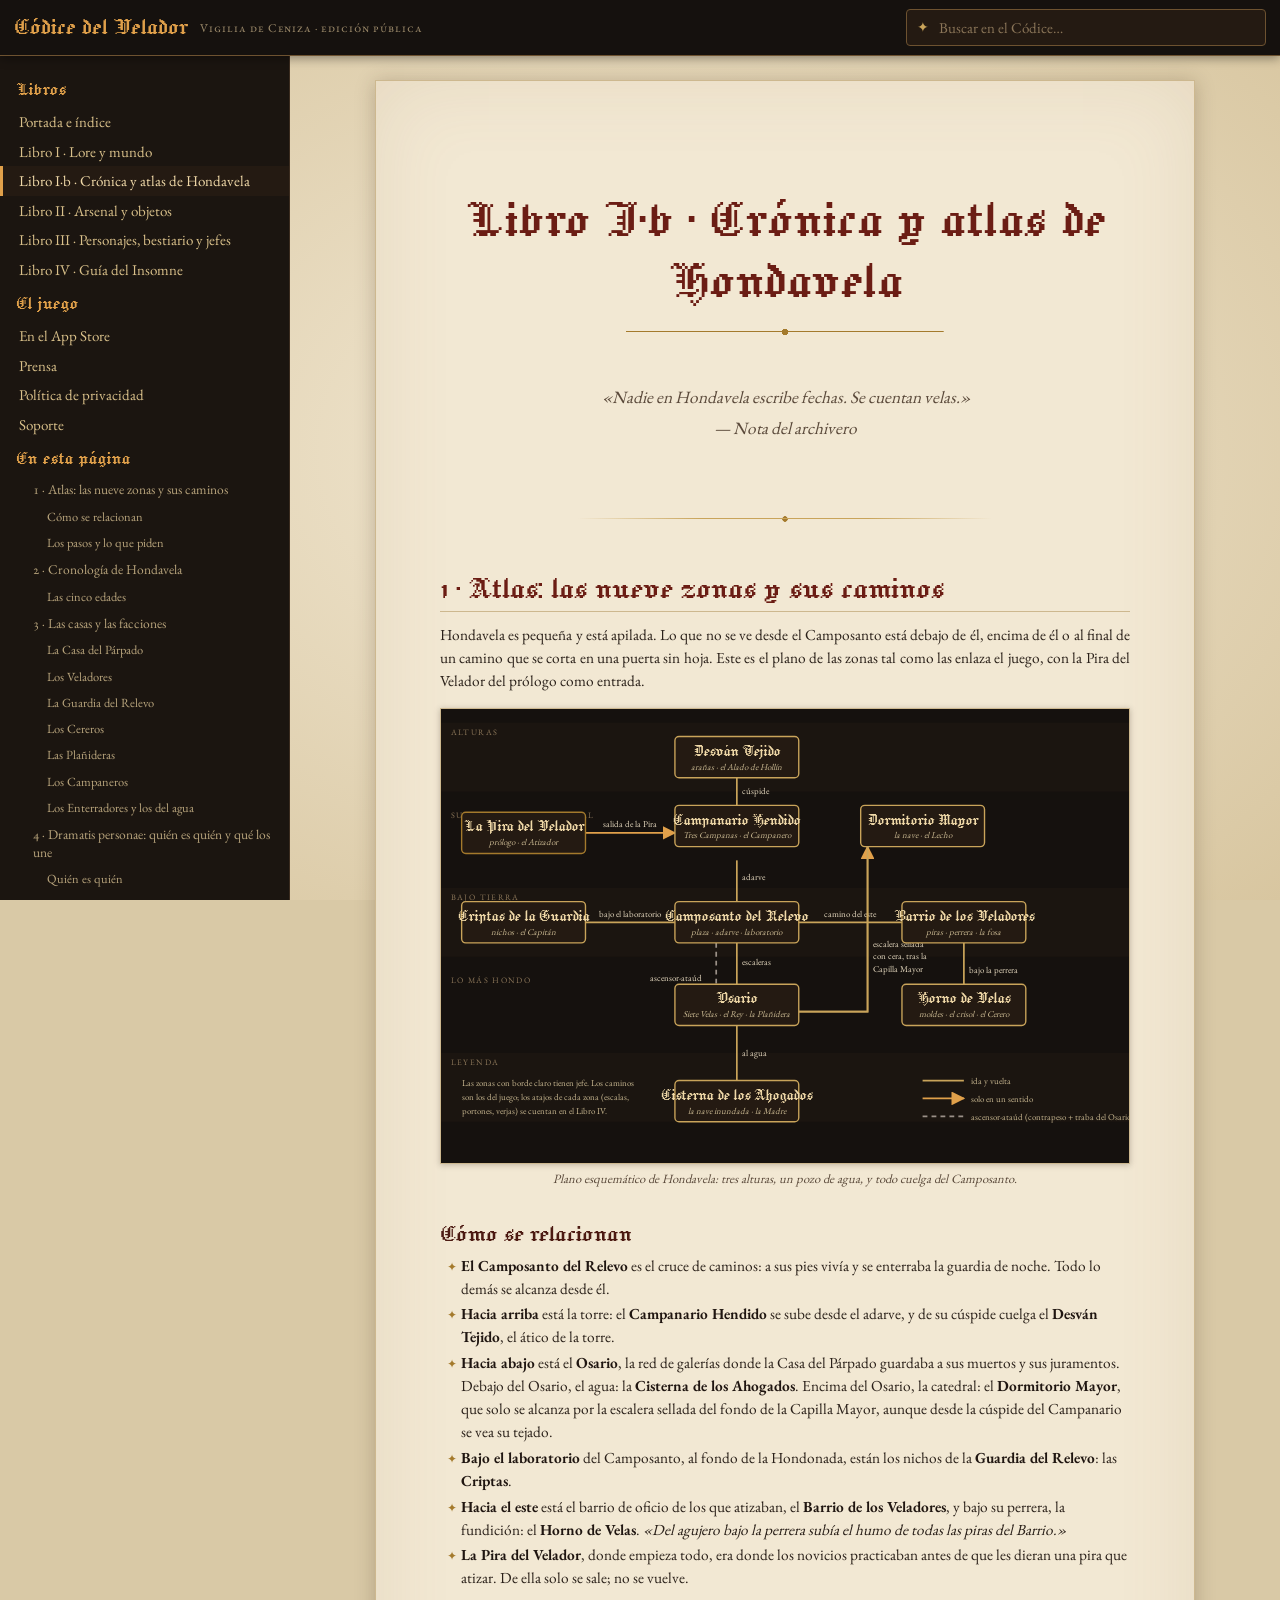
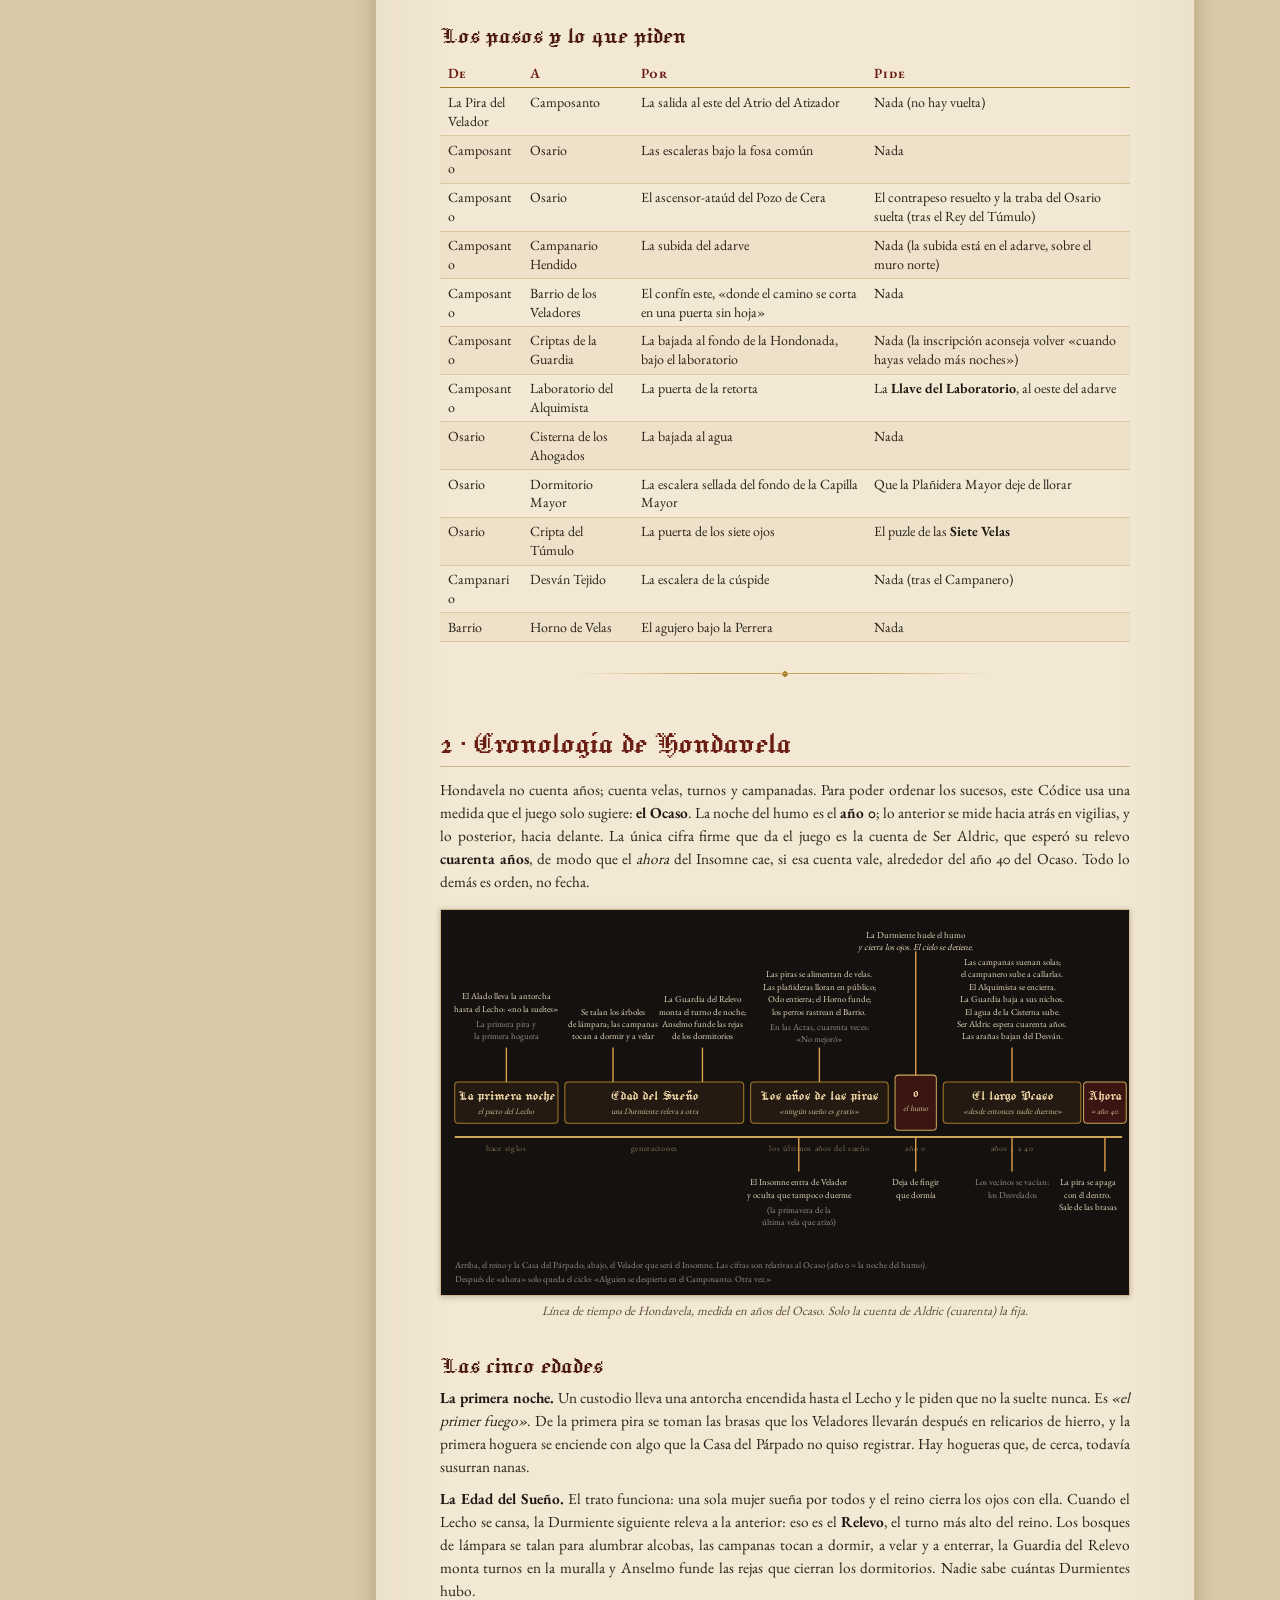
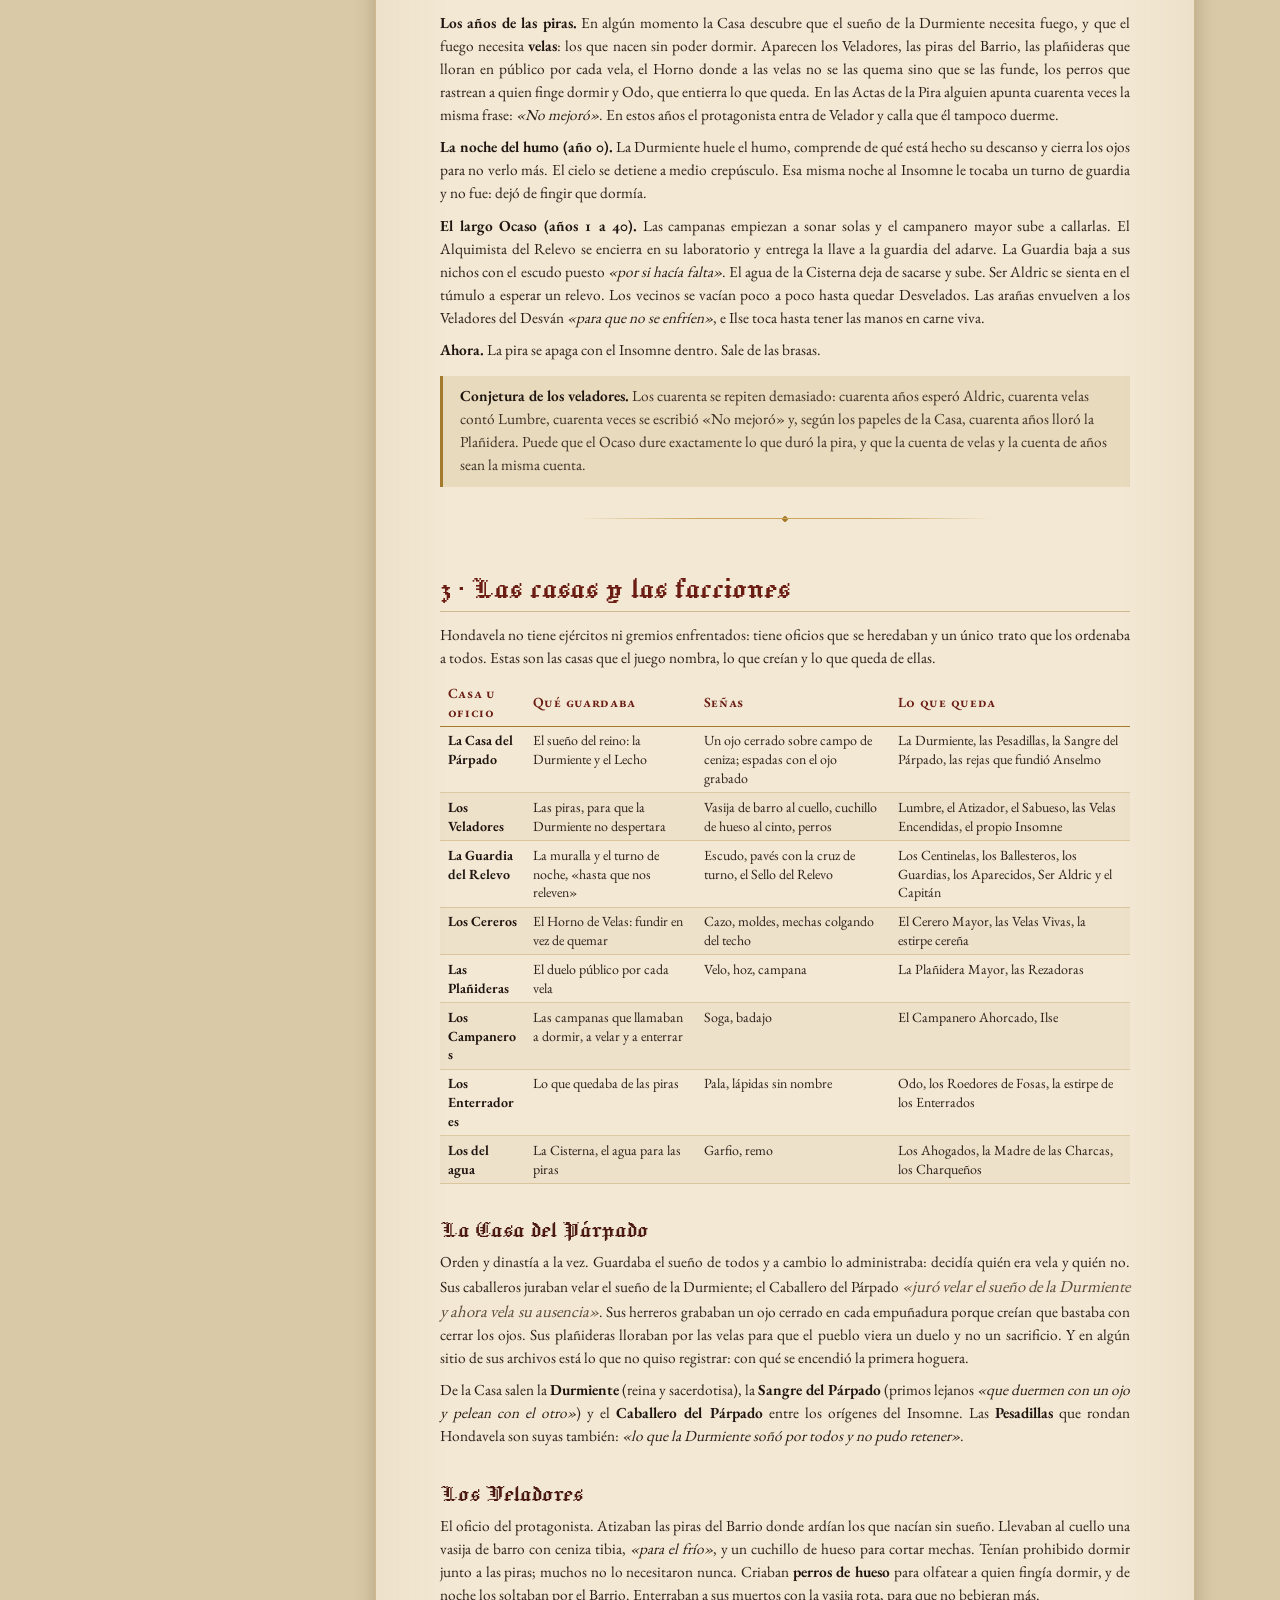
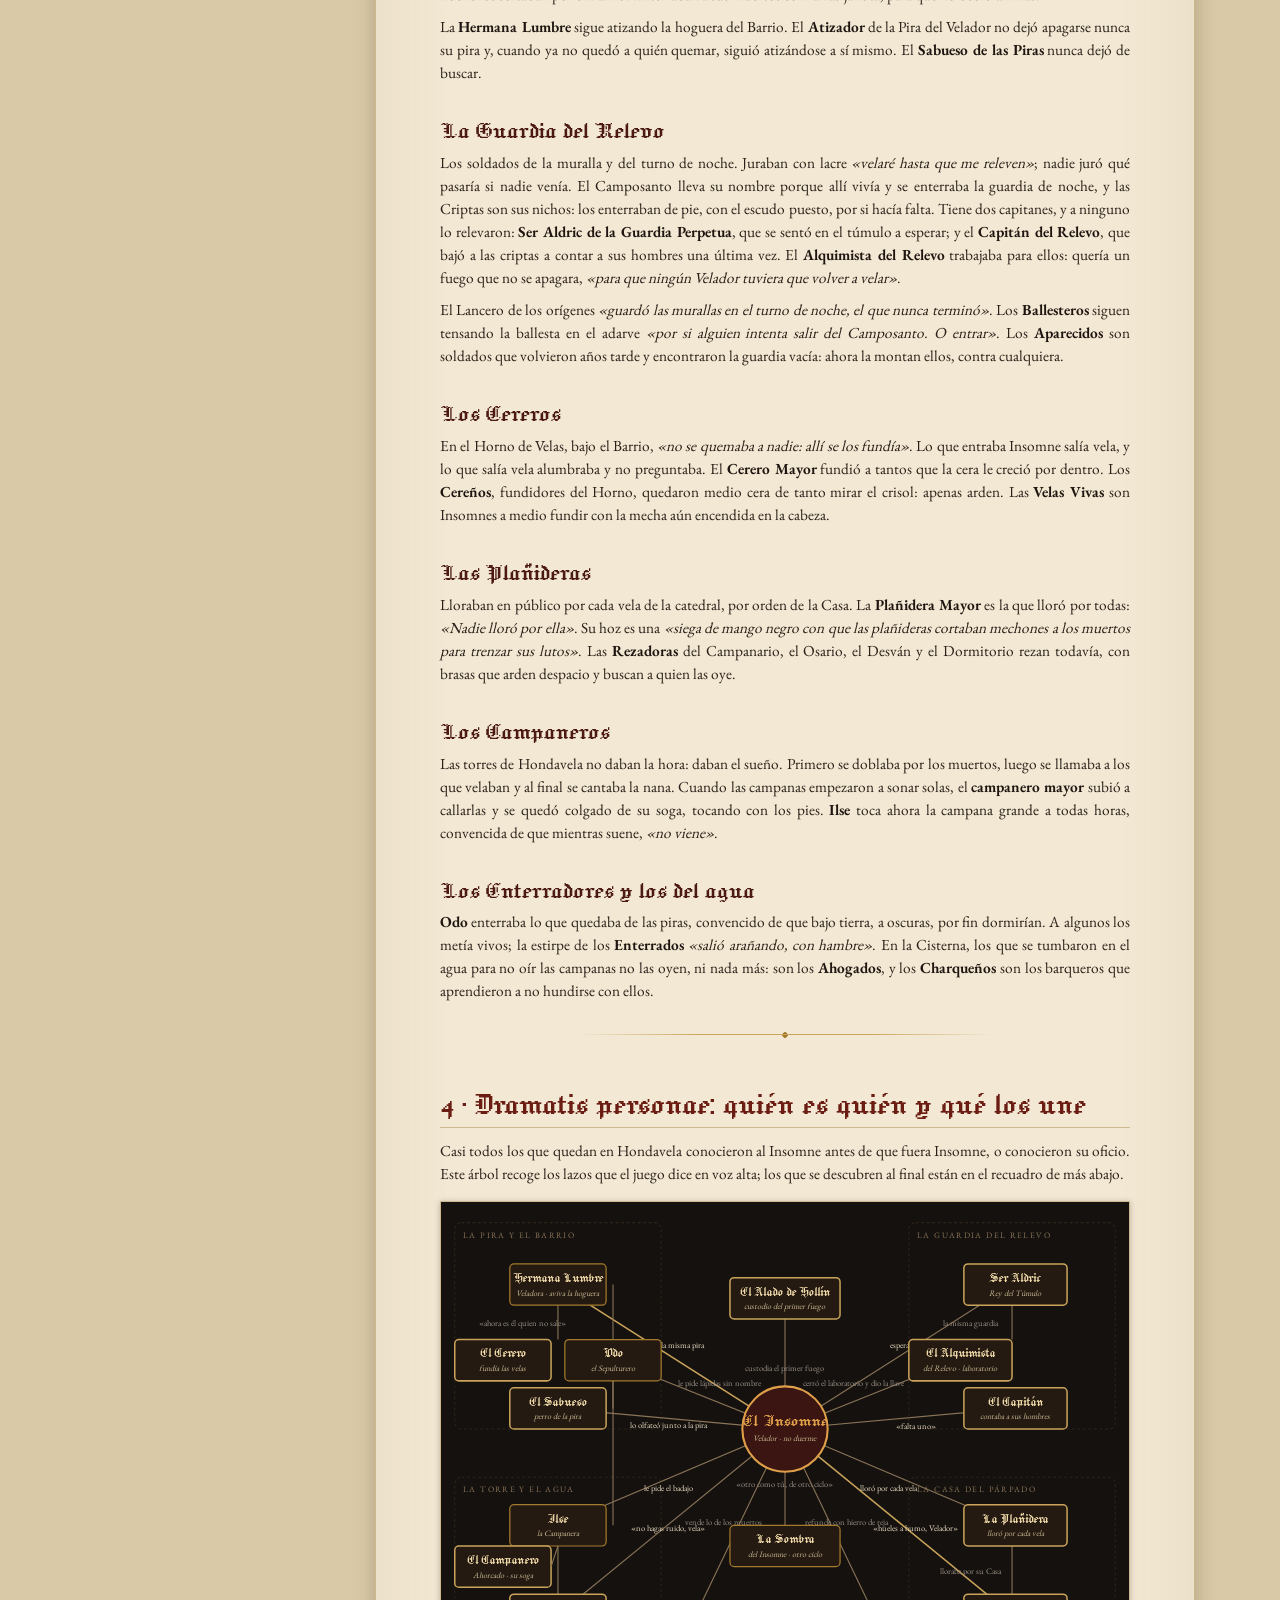
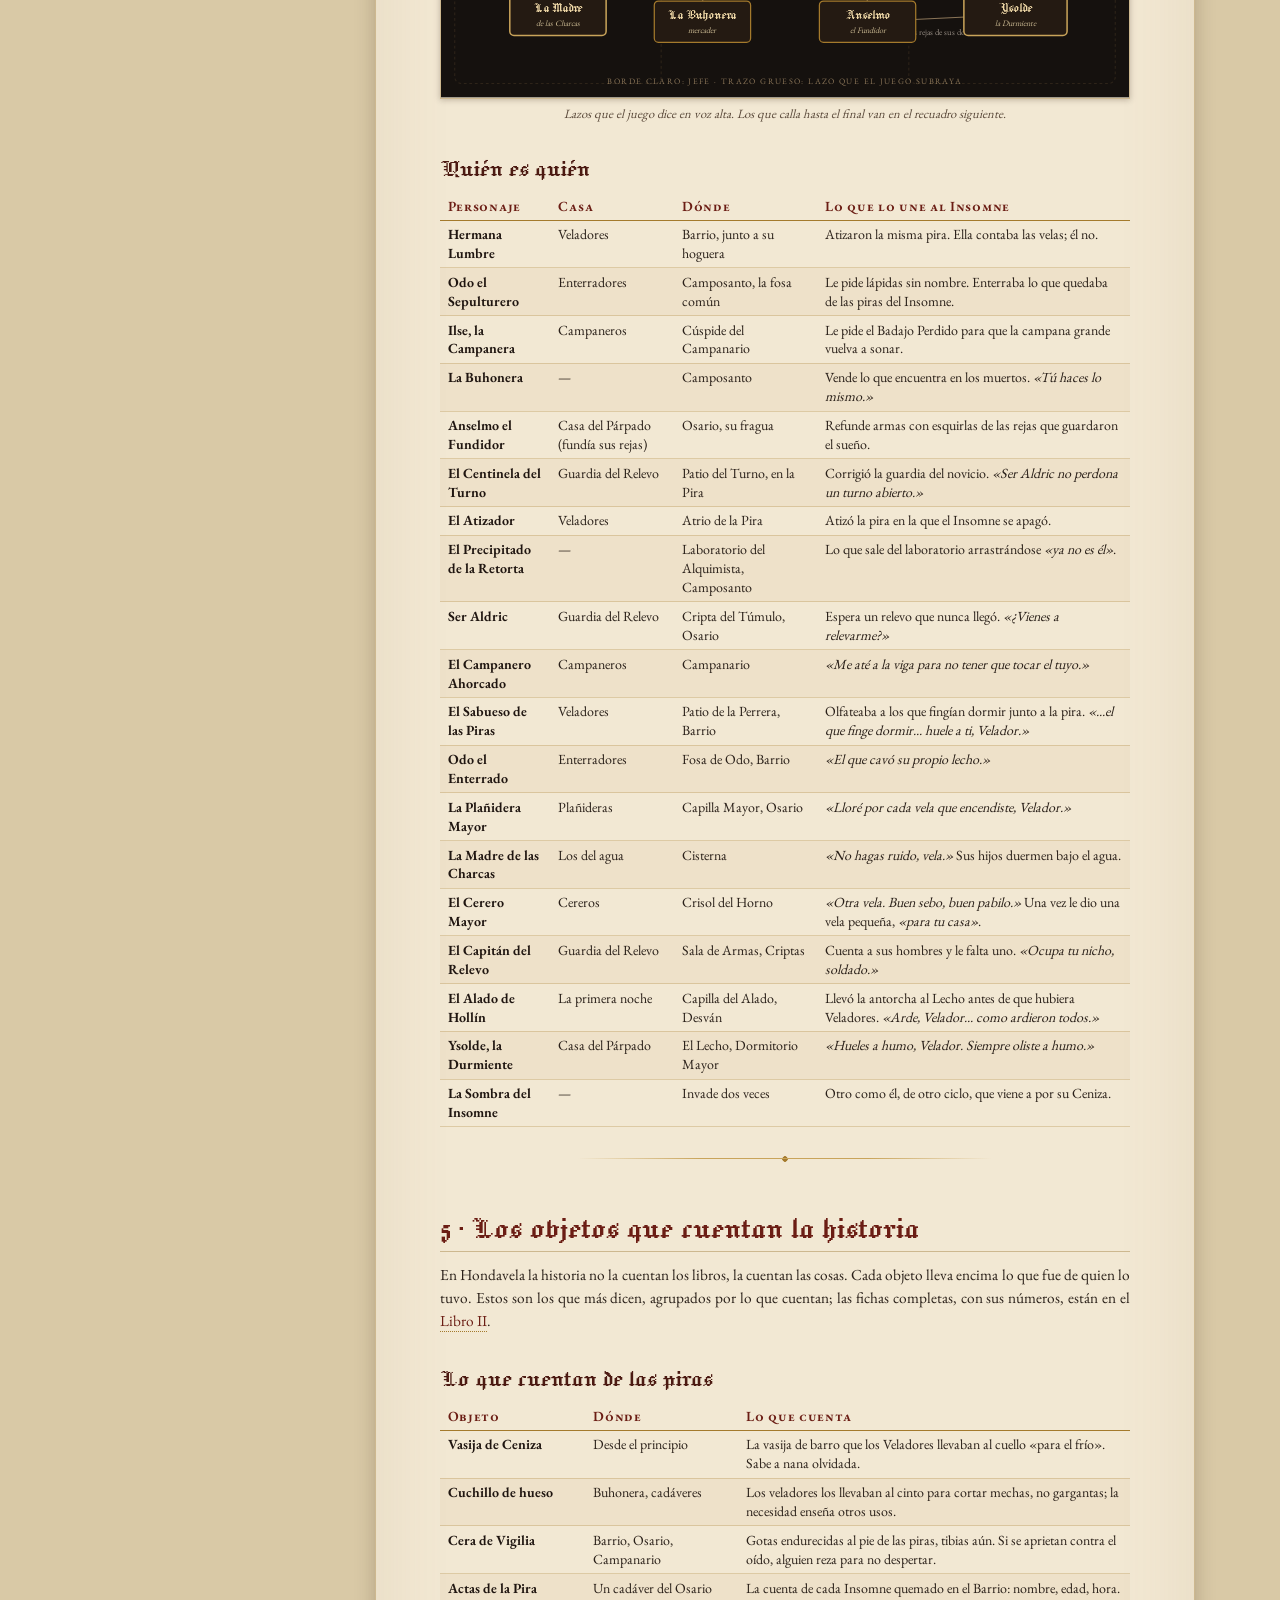
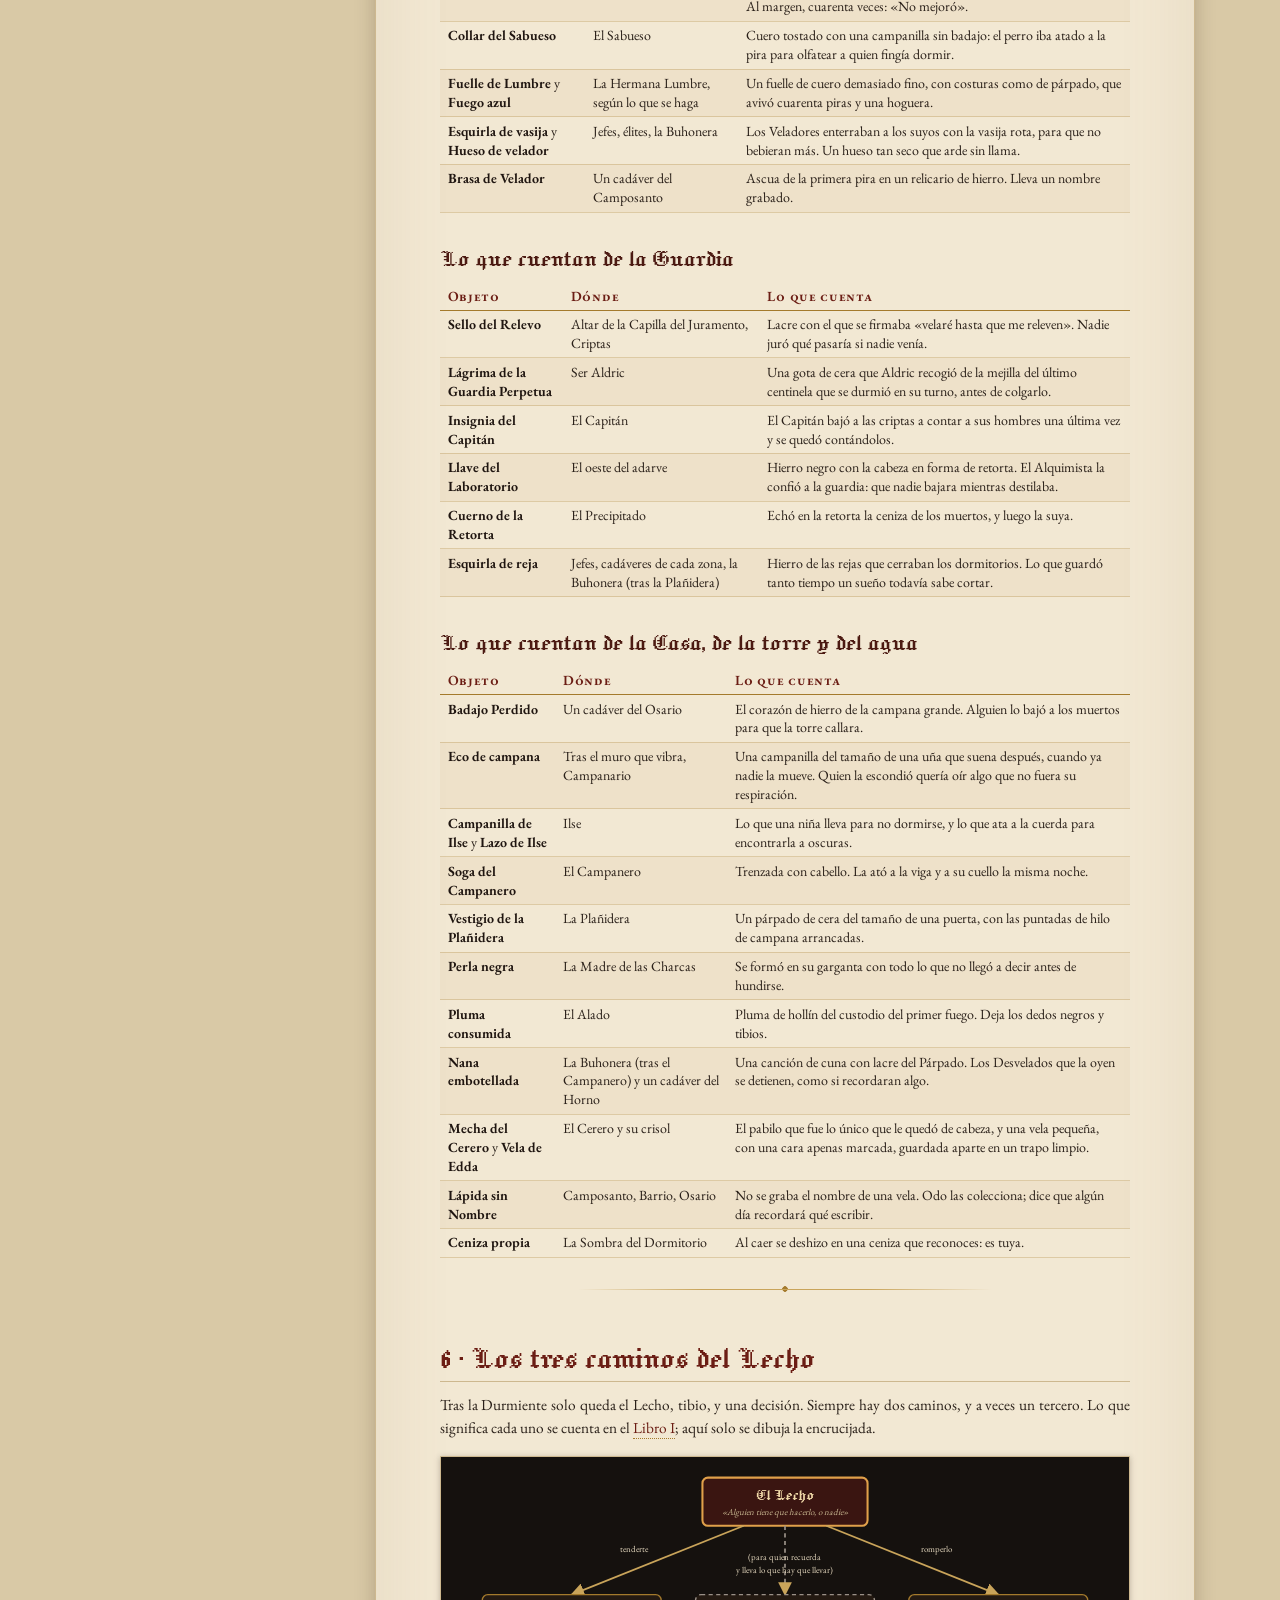
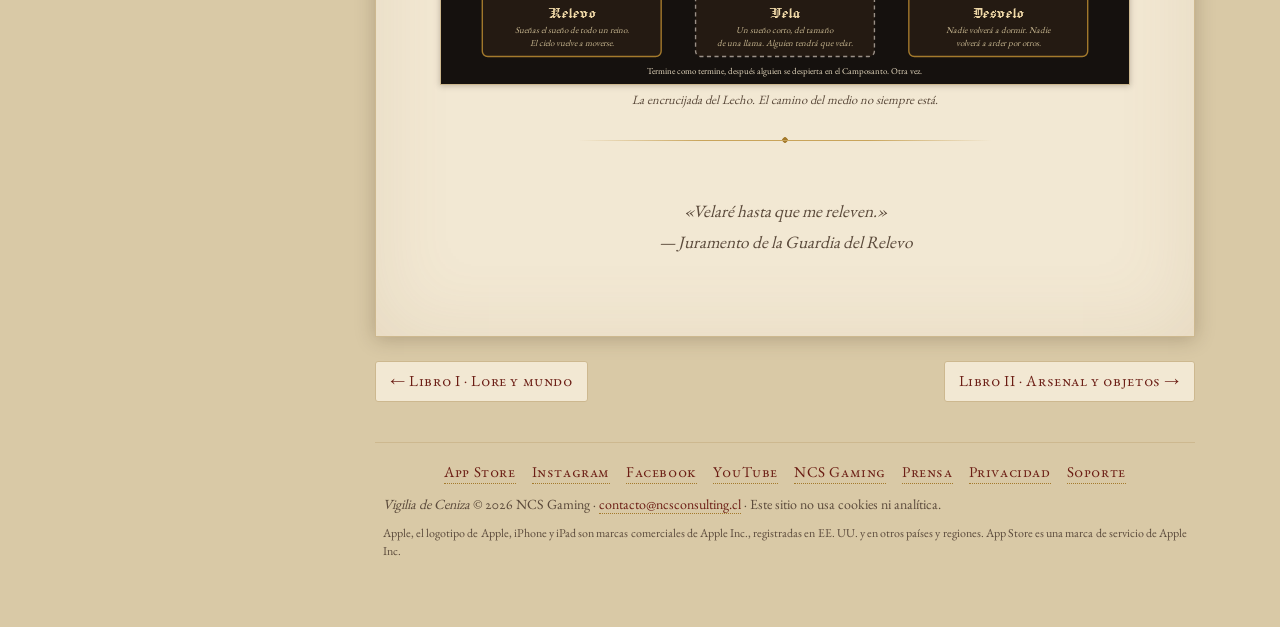
<file: 01b_cronica.html>
<!doctype html>
<html lang="es">
<head>
<meta charset="utf-8">
<meta name="viewport" content="width=device-width, initial-scale=1">
<title>Libro I·b · Crónica y atlas de Hondavela — Códice del Velador · Vigilia de Ceniza</title>
<meta name="description" content="Libro I·b · Crónica y atlas de Hondavela. Hondavela es pequeña y está apilada. Lo que no se ve desde el Camposanto está debajo de él, encima de él o al…">
<link rel="canonical" href="https://ncsconsulting-develops.github.io/vigilia-de-ceniza/01b_cronica.html">
<meta property="og:type" content="website">
<meta property="og:site_name" content="Vigilia de Ceniza">
<meta property="og:locale" content="es_ES">
<meta property="og:title" content="Libro I·b · Crónica y atlas de Hondavela — Códice del Velador · Vigilia de Ceniza">
<meta property="og:description" content="Libro I·b · Crónica y atlas de Hondavela. Hondavela es pequeña y está apilada. Lo que no se ve desde el Camposanto está debajo de él, encima de él o al…">
<meta property="og:url" content="https://ncsconsulting-develops.github.io/vigilia-de-ceniza/01b_cronica.html">
<meta property="og:image" content="https://ncsconsulting-develops.github.io/vigilia-de-ceniza/img/og_vigilia.jpg">
<meta property="og:image:width" content="1200">
<meta property="og:image:height" content="630">
<meta property="og:image:type" content="image/jpeg">
<meta property="og:image:alt" content="Vigilia de Ceniza: una catedral de noche sobre Hondavela. Nadie duerme en Hondavela. Ya disponible en el App Store.">
<meta name="twitter:card" content="summary_large_image">
<meta name="twitter:title" content="Libro I·b · Crónica y atlas de Hondavela — Códice del Velador · Vigilia de Ceniza">
<meta name="twitter:description" content="Libro I·b · Crónica y atlas de Hondavela. Hondavela es pequeña y está apilada. Lo que no se ve desde el Camposanto está debajo de él, encima de él o al…">
<meta name="twitter:image" content="https://ncsconsulting-develops.github.io/vigilia-de-ceniza/img/og_vigilia.jpg">
<meta name="twitter:image:alt" content="Vigilia de Ceniza: una catedral de noche sobre Hondavela. Nadie duerme en Hondavela. Ya disponible en el App Store.">
<meta name="theme-color" content="#15110e">

<link rel="stylesheet" href="estilo.css">
<link rel="stylesheet" href="sitio.css">
<link rel="icon" href="img/favicon.svg" type="image/svg+xml">
</head>
<body>
<header class="barra">
<button class="menu-btn" id="menu-btn" aria-label="Menú">☰ Índice</button>
<a class="titulo" href="index.html">Códice del Velador</a>
<span class="sub">Vigilia de Ceniza · edición pública</span>
<div class="buscar"><input id="buscar" type="search" placeholder="Buscar en el Códice…" autocomplete="off" aria-label="Buscar"><div class="resultados" id="resultados"></div></div>
</header>
<div class="velo" id="velo"></div>
<nav class="lateral" aria-label="Capítulos">
<h2>Libros</h2><ul>
<li><a href="index.html" data-cap="00">Portada e índice</a></li>
<li><a href="01_lore.html" data-cap="01">Libro I · Lore y mundo</a></li>
<li><a href="01b_cronica.html" data-cap="01b" class="actual">Libro I·b · Crónica y atlas de Hondavela</a></li>
<li><a href="02_arsenal.html" data-cap="02">Libro II · Arsenal y objetos</a></li>
<li><a href="03_personajes_y_bestiario.html" data-cap="03">Libro III · Personajes, bestiario y jefes</a></li>
<li><a href="04_guia.html" data-cap="04">Libro IV · Guía del Insomne</a></li>
</ul>
<h2>El juego</h2><ul><li><a href="https://apps.apple.com/app/id6823702349">En el App Store</a></li><li><a href="presskit.html" data-cap="prensa">Prensa</a></li><li><a href="privacy.html">Política de privacidad</a></li><li><a href="support.html">Soporte</a></li></ul><h2>En esta página</h2><ul class="secciones"><li><a class="n2" href="#1--atlas-las-nueve-zonas-y-sus-caminos">1 · Atlas: las nueve zonas y sus caminos</a></li><li><a class="n3" href="#cómo-se-relacionan">Cómo se relacionan</a></li><li><a class="n3" href="#los-pasos-y-lo-que-piden">Los pasos y lo que piden</a></li><li><a class="n2" href="#2--cronología-de-hondavela">2 · Cronología de Hondavela</a></li><li><a class="n3" href="#las-cinco-edades">Las cinco edades</a></li><li><a class="n2" href="#3--las-casas-y-las-facciones">3 · Las casas y las facciones</a></li><li><a class="n3" href="#la-casa-del-párpado">La Casa del Párpado</a></li><li><a class="n3" href="#los-veladores">Los Veladores</a></li><li><a class="n3" href="#la-guardia-del-relevo">La Guardia del Relevo</a></li><li><a class="n3" href="#los-cereros">Los Cereros</a></li><li><a class="n3" href="#las-plañideras">Las Plañideras</a></li><li><a class="n3" href="#los-campaneros">Los Campaneros</a></li><li><a class="n3" href="#los-enterradores-y-los-del-agua">Los Enterradores y los del agua</a></li><li><a class="n2" href="#4--dramatis-personae-quién-es-quién-y-qué-los-une">4 · Dramatis personae: quién es quién y qué los une</a></li><li><a class="n3" href="#quién-es-quién">Quién es quién</a></li><li><a class="n2" href="#5--los-objetos-que-cuentan-la-historia">5 · Los objetos que cuentan la historia</a></li><li><a class="n3" href="#lo-que-cuentan-de-las-piras">Lo que cuentan de las piras</a></li><li><a class="n3" href="#lo-que-cuentan-de-la-guardia">Lo que cuentan de la Guardia</a></li><li><a class="n3" href="#lo-que-cuentan-de-la-casa-de-la-torre-y-del-agua">Lo que cuentan de la Casa, de la torre y del agua</a></li><li><a class="n2" href="#6--los-tres-caminos-del-lecho">6 · Los tres caminos del Lecho</a></li></ul>
<p class="pie-menu">Edición pública: sin desenlaces ni finales. <em>Vigilia de Ceniza</em> © 2026 NCS Gaming.</p>
</nav>
<main class="contenido">
<section class="capitulo">
<h1 id="libro-ib--crónica-y-atlas-de-hondavela">Libro I·b · Crónica y atlas de Hondavela</h1>
<div class="espacio"></div>
<blockquote class="epigrafe"><p><em>«Nadie en Hondavela escribe fechas. Se cuentan velas.»</em></p>
<p>— Nota del archivero</p></blockquote>
<div class="espacio"></div>
<hr>
<h2 id="1--atlas-las-nueve-zonas-y-sus-caminos">1 · Atlas: las nueve zonas y sus caminos</h2>
<p>Hondavela es pequeña y está apilada. Lo que no se ve desde el Camposanto está debajo de él, encima de él o al final de un camino que se corta en una puerta sin hoja. Este es el plano de las zonas tal como las enlaza el juego, con la Pira del Velador del prólogo como entrada.</p>
<figure class="diagrama">
<svg id="diag-1" xmlns="http://www.w3.org/2000/svg" viewBox="0 0 1000 660" role="img" aria-label="Mapa esquemático de Hondavela: las nueve zonas y sus conexiones">
  <defs>
    <marker id="flecha" viewBox="0 0 10 10" refX="9" refY="5" markerWidth="8" markerHeight="8" orient="auto-start-reverse">
      <path d="M0,0 L10,5 L0,10 z" fill="#e0a04a"/>
    </marker>
    <style>#diag-1 .zona {fill: #241a12; stroke: #a47a2c; stroke-width: 2;}
#diag-1 .zona.jefe {stroke: #c9a45a;}
#diag-1 .nombre {font-family: "Jacquard 12", "EB Garamond", serif; font-size: 24px; fill: #f0d9a8; text-anchor: middle;}
#diag-1 .sub {font-family: "EB Garamond", serif; font-size: 13px; fill: #c9b891; text-anchor: middle; font-style: italic;}
#diag-1 .via {stroke: #c9a45a; stroke-width: 2.5; fill: none;}
#diag-1 .via.unica {stroke: #e0a04a;}
#diag-1 .via.ataud {stroke-dasharray: 7 6; stroke: #9a9087;}
#diag-1 .pie {font-family: "EB Garamond", serif; font-size: 13px; fill: #e9dcc2; text-anchor: middle;}
#diag-1 .pie.l {text-anchor: start;}
#diag-1 .banda {fill: #1b1510; stroke: none;}
#diag-1 .banda-t {font-family: "EB Garamond", serif; font-size: 12px; fill: #8a7558; letter-spacing: 2px; text-transform: uppercase;}
#diag-1 .leyenda {font-family: "EB Garamond", serif; font-size: 13px; fill: #c9b891;}</style>
  </defs>
  <rect width="1000" height="660" fill="#15110e"/>
  <rect class="banda" x="0" y="20" width="1000" height="100"/>
  <rect class="banda" x="0" y="260" width="1000" height="100"/>
  <rect class="banda" x="0" y="500" width="1000" height="100"/>
  <text class="banda-t" x="14" y="38">Alturas</text>
  <text class="banda-t" x="14" y="158">Superficie · la catedral</text>
  <text class="banda-t" x="14" y="278">Bajo tierra</text>
  <text class="banda-t" x="14" y="398">Lo más hondo</text>
  <text class="banda-t" x="14" y="518">Leyenda</text>

  <!-- Caminos -->
  <path class="via" d="M430,100 L430,140"/>
  <text class="pie l" x="438" y="124">cúspide</text>
  <path class="via" d="M430,220 L430,260 L430,300" marker-end="none"/>
  <text class="pie l" x="438" y="248">adarve</text>
  <path class="via unica" d="M210,180 L340,180" marker-end="url(#flecha)"/>
  <text class="pie" x="275" y="172">salida de la Pira</text>
  <path class="via" d="M520,310 L670,310"/>
  <text class="pie" x="595" y="302">camino del este</text>
  <path class="via" d="M340,310 L210,310"/>
  <text class="pie" x="275" y="302">bajo el laboratorio</text>
  <path class="via" d="M430,340 L430,420"/>
  <text class="pie l" x="438" y="372">escaleras</text>
  <path class="via ataud" d="M400,340 L400,420"/>
  <text class="pie" x="342" y="396">ascensor-ataúd</text>
  <path class="via" d="M760,340 L760,420"/>
  <text class="pie l" x="768" y="384">bajo la perrera</text>
  <path class="via" d="M430,460 L430,540"/>
  <text class="pie l" x="438" y="504">al agua</text>
  <path class="via" d="M520,440 L620,440 L620,200" marker-end="url(#flecha)"/>
  <path class="via" d="M620,200 L620,440 L520,440" marker-end="none"/>
  <text class="pie l" x="628" y="346">escalera sellada</text>
  <text class="pie l" x="628" y="364">con cera, tras la</text>
  <text class="pie l" x="628" y="382">Capilla Mayor</text>

  <!-- Zonas -->
  <g>
    <rect class="zona jefe" x="340" y="40" width="180" height="60" rx="6"/>
    <text class="nombre" x="430" y="68">Desván Tejido</text>
    <text class="sub" x="430" y="88">arañas · el Alado de Hollín</text>
  </g>
  <g>
    <rect class="zona jefe" x="340" y="140" width="180" height="60" rx="6"/>
    <text class="nombre" x="430" y="168">Campanario Hendido</text>
    <text class="sub" x="430" y="188">Tres Campanas · el Campanero</text>
  </g>
  <g>
    <rect class="zona jefe" x="610" y="140" width="180" height="60" rx="6"/>
    <text class="nombre" x="700" y="168">Dormitorio Mayor</text>
    <text class="sub" x="700" y="188">la nave · el Lecho</text>
  </g>
  <g>
    <rect class="zona" x="30" y="150" width="180" height="60" rx="6"/>
    <text class="nombre" x="120" y="178">La Pira del Velador</text>
    <text class="sub" x="120" y="198">prólogo · el Atizador</text>
  </g>
  <g>
    <rect class="zona jefe" x="340" y="280" width="180" height="60" rx="6"/>
    <text class="nombre" x="430" y="308">Camposanto del Relevo</text>
    <text class="sub" x="430" y="328">plaza · adarve · laboratorio</text>
  </g>
  <g>
    <rect class="zona jefe" x="670" y="280" width="180" height="60" rx="6"/>
    <text class="nombre" x="760" y="308">Barrio de los Veladores</text>
    <text class="sub" x="760" y="328">piras · perrera · la fosa</text>
  </g>
  <g>
    <rect class="zona jefe" x="30" y="280" width="180" height="60" rx="6"/>
    <text class="nombre" x="120" y="308">Criptas de la Guardia</text>
    <text class="sub" x="120" y="328">nichos · el Capitán</text>
  </g>
  <g>
    <rect class="zona jefe" x="340" y="400" width="180" height="60" rx="6"/>
    <text class="nombre" x="430" y="428">Osario</text>
    <text class="sub" x="430" y="448">Siete Velas · el Rey · la Plañidera</text>
  </g>
  <g>
    <rect class="zona jefe" x="670" y="400" width="180" height="60" rx="6"/>
    <text class="nombre" x="760" y="428">Horno de Velas</text>
    <text class="sub" x="760" y="448">moldes · el crisol · el Cerero</text>
  </g>
  <g>
    <rect class="zona jefe" x="340" y="540" width="180" height="60" rx="6"/>
    <text class="nombre" x="430" y="568">Cisterna de los Ahogados</text>
    <text class="sub" x="430" y="588">la nave inundada · la Madre</text>
  </g>

  <!-- Leyenda -->
  <path class="via" d="M700,540 L760,540"/>
  <text class="leyenda" x="770" y="545">ida y vuelta</text>
  <path class="via unica" d="M700,566 L760,566" marker-end="url(#flecha)"/>
  <text class="leyenda" x="770" y="571">solo en un sentido</text>
  <path class="via ataud" d="M700,592 L760,592"/>
  <text class="leyenda" x="770" y="597">ascensor-ataúd (contrapeso + traba del Osario)</text>
  <text class="leyenda" x="30" y="548">Las zonas con borde claro tienen jefe. Los caminos</text>
  <text class="leyenda" x="30" y="568">son los del juego; los atajos de cada zona (escalas,</text>
  <text class="leyenda" x="30" y="588">portones, verjas) se cuentan en el Libro IV.</text>
</svg>
<figcaption>Plano esquemático de Hondavela: tres alturas, un pozo de agua, y todo cuelga del Camposanto.</figcaption>
</figure>
<h3 id="cómo-se-relacionan">Cómo se relacionan</h3>
<ul><li><strong>El Camposanto del Relevo</strong> es el cruce de caminos: a sus pies vivía y se enterraba la guardia de noche. Todo lo demás se alcanza desde él.</li><li><strong>Hacia arriba</strong> está la torre: el <strong>Campanario Hendido</strong> se sube desde el adarve, y de su cúspide cuelga el <strong>Desván Tejido</strong>, el ático de la torre.</li><li><strong>Hacia abajo</strong> está el <strong>Osario</strong>, la red de galerías donde la Casa del Párpado guardaba a sus muertos y sus juramentos. Debajo del Osario, el agua: la <strong>Cisterna de los Ahogados</strong>. Encima del Osario, la catedral: el <strong>Dormitorio Mayor</strong>, que solo se alcanza por la escalera sellada del fondo de la Capilla Mayor, aunque desde la cúspide del Campanario se vea su tejado.</li><li><strong>Bajo el laboratorio</strong> del Camposanto, al fondo de la Hondonada, están los nichos de la <strong>Guardia del Relevo</strong>: las <strong>Criptas</strong>.</li><li><strong>Hacia el este</strong> está el barrio de oficio de los que atizaban, el <strong>Barrio de los Veladores</strong>, y bajo su perrera, la fundición: el <strong>Horno de Velas</strong>. <em>«Del agujero bajo la perrera subía el humo de todas las piras del Barrio.»</em></li><li><strong>La Pira del Velador</strong>, donde empieza todo, era donde los novicios practicaban antes de que les dieran una pira que atizar. De ella solo se sale; no se vuelve.</li></ul>
<h3 id="los-pasos-y-lo-que-piden">Los pasos y lo que piden</h3>
<table class="cols-4"><thead><tr><th>De</th><th>A</th><th>Por</th><th>Pide</th></tr></thead><tbody><tr><td>La Pira del Velador</td><td>Camposanto</td><td>La salida al este del Atrio del Atizador</td><td>Nada (no hay vuelta)</td></tr><tr><td>Camposanto</td><td>Osario</td><td>Las escaleras bajo la fosa común</td><td>Nada</td></tr><tr><td>Camposanto</td><td>Osario</td><td>El ascensor-ataúd del Pozo de Cera</td><td>El contrapeso resuelto y la traba del Osario suelta (tras el Rey del Túmulo)</td></tr><tr><td>Camposanto</td><td>Campanario Hendido</td><td>La subida del adarve</td><td>Nada (la subida está en el adarve, sobre el muro norte)</td></tr><tr><td>Camposanto</td><td>Barrio de los Veladores</td><td>El confín este, «donde el camino se corta en una puerta sin hoja»</td><td>Nada</td></tr><tr><td>Camposanto</td><td>Criptas de la Guardia</td><td>La bajada al fondo de la Hondonada, bajo el laboratorio</td><td>Nada (la inscripción aconseja volver «cuando hayas velado más noches»)</td></tr><tr><td>Camposanto</td><td>Laboratorio del Alquimista</td><td>La puerta de la retorta</td><td>La <strong>Llave del Laboratorio</strong>, al oeste del adarve</td></tr><tr><td>Osario</td><td>Cisterna de los Ahogados</td><td>La bajada al agua</td><td>Nada</td></tr><tr><td>Osario</td><td>Dormitorio Mayor</td><td>La escalera sellada del fondo de la Capilla Mayor</td><td>Que la Plañidera Mayor deje de llorar</td></tr><tr><td>Osario</td><td>Cripta del Túmulo</td><td>La puerta de los siete ojos</td><td>El puzle de las <strong>Siete Velas</strong></td></tr><tr><td>Campanario</td><td>Desván Tejido</td><td>La escalera de la cúspide</td><td>Nada (tras el Campanero)</td></tr><tr><td>Barrio</td><td>Horno de Velas</td><td>El agujero bajo la Perrera</td><td>Nada</td></tr></tbody></table>
<hr>
<h2 id="2--cronología-de-hondavela">2 · Cronología de Hondavela</h2>
<p>Hondavela no cuenta años; cuenta velas, turnos y campanadas. Para poder ordenar los sucesos, este Códice usa una medida que el juego solo sugiere: <strong>el Ocaso</strong>. La noche del humo es el <strong>año 0</strong>; lo anterior se mide hacia atrás en vigilias, y lo posterior, hacia delante. La única cifra firme que da el juego es la cuenta de Ser Aldric, que esperó su relevo <strong>cuarenta años</strong>, de modo que el <em>ahora</em> del Insomne cae, si esa cuenta vale, alrededor del año 40 del Ocaso. Todo lo demás es orden, no fecha.</p>
<figure class="diagrama">
<svg id="diag-2" xmlns="http://www.w3.org/2000/svg" viewBox="0 0 1000 560" role="img" aria-label="Línea de tiempo de Hondavela">
  <defs>
    <style>#diag-2 .era {fill: #241a12; stroke: #a47a2c; stroke-width: 1.5;}
#diag-2 .era.humo {fill: #3a1511; stroke: #c9a45a;}
#diag-2 .era-t {font-family: "Jacquard 12", "EB Garamond", serif; font-size: 22px; fill: #f0d9a8; text-anchor: middle;}
#diag-2 .era-s {font-family: "EB Garamond", serif; font-size: 12px; fill: #c9b891; text-anchor: middle; font-style: italic;}
#diag-2 .linea {stroke: #c9a45a; stroke-width: 3;}
#diag-2 .tic {stroke: #e0a04a; stroke-width: 2;}
#diag-2 .ev {font-family: "EB Garamond", serif; font-size: 13px; fill: #e9dcc2;}
#diag-2 .ev.c {text-anchor: middle;}
#diag-2 .ev.dim {fill: #9a9087;}
#diag-2 .ano {font-family: "EB Garamond", serif; font-size: 12px; fill: #8a7558; text-anchor: middle; letter-spacing: 1px;}</style>
  </defs>
  <rect width="1000" height="560" fill="#15110e"/>

  <!-- Eras -->
  <rect class="era" x="20" y="250" width="150" height="60" rx="5"/>
  <text class="era-t" x="95" y="276">La primera noche</text>
  <text class="era-s" x="95" y="296">el pacto del Lecho</text>
  <rect class="era" x="180" y="250" width="260" height="60" rx="5"/>
  <text class="era-t" x="310" y="276">Edad del Sueño</text>
  <text class="era-s" x="310" y="296">una Durmiente releva a otra</text>
  <rect class="era" x="450" y="250" width="200" height="60" rx="5"/>
  <text class="era-t" x="550" y="276">Los años de las piras</text>
  <text class="era-s" x="550" y="296">«ningún sueño es gratis»</text>
  <rect class="era humo" x="660" y="240" width="60" height="80" rx="5"/>
  <text class="era-t" x="690" y="272">0</text>
  <text class="era-s" x="690" y="292">el humo</text>
  <rect class="era" x="730" y="250" width="200" height="60" rx="5"/>
  <text class="era-t" x="830" y="276">El largo Ocaso</text>
  <text class="era-s" x="830" y="296">«desde entonces nadie duerme»</text>
  <rect class="era humo" x="934" y="250" width="62" height="60" rx="5"/>
  <text class="era-t" x="965" y="276" font-size="19">Ahora</text>
  <text class="era-s" x="965" y="296">≈ año 40</text>

  <!-- Línea -->
  <line class="linea" x1="20" y1="330" x2="990" y2="330"/>
  <text class="ano" x="95" y="350">hace siglos</text>
  <text class="ano" x="310" y="350">generaciones</text>
  <text class="ano" x="550" y="350">los últimos años del sueño</text>
  <text class="ano" x="690" y="350">año 0</text>
  <text class="ano" x="830" y="350">años 1 a 40</text>

  <!-- Sucesos de arriba (la Casa, el reino) -->
  <line class="tic" x1="95" y1="250" x2="95" y2="200"/>
  <text class="ev c" x="95" y="130">El Alado lleva la antorcha</text>
  <text class="ev c" x="95" y="148">hasta el Lecho: «no la sueltes»</text>
  <text class="ev c dim" x="95" y="170">La primera pira y</text>
  <text class="ev c dim" x="95" y="188">la primera hoguera</text>

  <line class="tic" x1="250" y1="250" x2="250" y2="200"/>
  <text class="ev c" x="250" y="152">Se talan los árboles</text>
  <text class="ev c" x="250" y="170">de lámpara; las campanas</text>
  <text class="ev c" x="250" y="188">tocan a dormir y a velar</text>

  <line class="tic" x1="380" y1="250" x2="380" y2="200"/>
  <text class="ev c" x="380" y="134">La Guardia del Relevo</text>
  <text class="ev c" x="380" y="152">monta el turno de noche;</text>
  <text class="ev c" x="380" y="170">Anselmo funde las rejas</text>
  <text class="ev c" x="380" y="188">de los dormitorios</text>

  <line class="tic" x1="550" y1="250" x2="550" y2="200"/>
  <text class="ev c" x="550" y="98">Las piras se alimentan de velas.</text>
  <text class="ev c" x="550" y="116">Las plañideras lloran en público;</text>
  <text class="ev c" x="550" y="134">Odo entierra; el Horno funde;</text>
  <text class="ev c" x="550" y="152">los perros rastrean el Barrio.</text>
  <text class="ev c dim" x="550" y="174">En las Actas, cuarenta veces:</text>
  <text class="ev c dim" x="550" y="192">«No mejoró»</text>

  <line class="tic" x1="690" y1="240" x2="690" y2="60"/>
  <text class="ev c" x="690" y="40">La Durmiente huele el humo</text>
  <text class="ev c" x="690" y="58" font-style="italic">y cierra los ojos. El cielo se detiene.</text>

  <line class="tic" x1="830" y1="250" x2="830" y2="200"/>
  <text class="ev c" x="830" y="80">Las campanas suenan solas;</text>
  <text class="ev c" x="830" y="98">el campanero sube a callarlas.</text>
  <text class="ev c" x="830" y="116">El Alquimista se encierra.</text>
  <text class="ev c" x="830" y="134">La Guardia baja a sus nichos.</text>
  <text class="ev c" x="830" y="152">El agua de la Cisterna sube.</text>
  <text class="ev c" x="830" y="170">Ser Aldric espera cuarenta años.</text>
  <text class="ev c" x="830" y="188">Las arañas bajan del Desván.</text>

  <!-- Sucesos de abajo (el Insomne) -->
  <line class="tic" x1="520" y1="330" x2="520" y2="380"/>
  <text class="ev c" x="520" y="400">El Insomne entra de Velador</text>
  <text class="ev c" x="520" y="418">y oculta que tampoco duerme</text>
  <text class="ev c dim" x="520" y="440">(la primavera de la</text>
  <text class="ev c dim" x="520" y="458">última vela que atizó)</text>

  <line class="tic" x1="690" y1="330" x2="690" y2="380"/>
  <text class="ev c" x="690" y="400">Deja de fingir</text>
  <text class="ev c" x="690" y="418">que dormía</text>

  <line class="tic" x1="965" y1="330" x2="965" y2="380"/>
  <text class="ev c" x="940" y="400">La pira se apaga</text>
  <text class="ev c" x="940" y="418">con él dentro.</text>
  <text class="ev c" x="940" y="436">Sale de las brasas</text>

  <line class="tic" x1="830" y1="330" x2="830" y2="380"/>
  <text class="ev c dim" x="830" y="400">Los vecinos se vacían:</text>
  <text class="ev c dim" x="830" y="418">los Desvelados</text>

  <text class="ev dim" x="20" y="520">Arriba, el reino y la Casa del Párpado; abajo, el Velador que será el Insomne. Las cifras son relativas al Ocaso (año 0 = la noche del humo).</text>
  <text class="ev dim" x="20" y="540">Después de «ahora» solo queda el ciclo: «Alguien se despierta en el Camposanto. Otra vez.»</text>
</svg>
<figcaption>Línea de tiempo de Hondavela, medida en años del Ocaso. Solo la cuenta de Aldric (cuarenta) la fija.</figcaption>
</figure>
<h3 id="las-cinco-edades">Las cinco edades</h3>
<p><strong>La primera noche.</strong> Un custodio lleva una antorcha encendida hasta el Lecho y le piden que no la suelte nunca. Es <em>«el primer fuego»</em>. De la primera pira se toman las brasas que los Veladores llevarán después en relicarios de hierro, y la primera hoguera se enciende con algo que la Casa del Párpado no quiso registrar. Hay hogueras que, de cerca, todavía susurran nanas.</p>
<p><strong>La Edad del Sueño.</strong> El trato funciona: una sola mujer sueña por todos y el reino cierra los ojos con ella. Cuando el Lecho se cansa, la Durmiente siguiente releva a la anterior: eso es el <strong>Relevo</strong>, el turno más alto del reino. Los bosques de lámpara se talan para alumbrar alcobas, las campanas tocan a dormir, a velar y a enterrar, la Guardia del Relevo monta turnos en la muralla y Anselmo funde las rejas que cierran los dormitorios. Nadie sabe cuántas Durmientes hubo.</p>
<p><strong>Los años de las piras.</strong> En algún momento la Casa descubre que el sueño de la Durmiente necesita fuego, y que el fuego necesita <strong>velas</strong>: los que nacen sin poder dormir. Aparecen los Veladores, las piras del Barrio, las plañideras que lloran en público por cada vela, el Horno donde a las velas no se las quema sino que se las funde, los perros que rastrean a quien finge dormir y Odo, que entierra lo que queda. En las Actas de la Pira alguien apunta cuarenta veces la misma frase: <em>«No mejoró»</em>. En estos años el protagonista entra de Velador y calla que él tampoco duerme.</p>
<p><strong>La noche del humo (año 0).</strong> La Durmiente huele el humo, comprende de qué está hecho su descanso y cierra los ojos para no verlo más. El cielo se detiene a medio crepúsculo. Esa misma noche al Insomne le tocaba un turno de guardia y no fue: dejó de fingir que dormía.</p>
<p><strong>El largo Ocaso (años 1 a 40).</strong> Las campanas empiezan a sonar solas y el campanero mayor sube a callarlas. El Alquimista del Relevo se encierra en su laboratorio y entrega la llave a la guardia del adarve. La Guardia baja a sus nichos con el escudo puesto <em>«por si hacía falta»</em>. El agua de la Cisterna deja de sacarse y sube. Ser Aldric se sienta en el túmulo a esperar un relevo. Los vecinos se vacían poco a poco hasta quedar Desvelados. Las arañas envuelven a los Veladores del Desván <em>«para que no se enfríen»</em>, e Ilse toca hasta tener las manos en carne viva.</p>
<p><strong>Ahora.</strong> La pira se apaga con el Insomne dentro. Sale de las brasas.</p>
<blockquote class="nota"><p><strong>Conjetura de los veladores.</strong> Los cuarenta se repiten demasiado: cuarenta años esperó Aldric, cuarenta velas contó Lumbre, cuarenta veces se escribió «No mejoró» y, según los papeles de la Casa, cuarenta años lloró la Plañidera. Puede que el Ocaso dure exactamente lo que duró la pira, y que la cuenta de velas y la cuenta de años sean la misma cuenta.</p></blockquote>
<hr>
<h2 id="3--las-casas-y-las-facciones">3 · Las casas y las facciones</h2>
<p>Hondavela no tiene ejércitos ni gremios enfrentados: tiene oficios que se heredaban y un único trato que los ordenaba a todos. Estas son las casas que el juego nombra, lo que creían y lo que queda de ellas.</p>
<table class="cols-4"><thead><tr><th>Casa u oficio</th><th>Qué guardaba</th><th>Señas</th><th>Lo que queda</th></tr></thead><tbody><tr><td><strong>La Casa del Párpado</strong></td><td>El sueño del reino: la Durmiente y el Lecho</td><td>Un ojo cerrado sobre campo de ceniza; espadas con el ojo grabado</td><td>La Durmiente, las Pesadillas, la Sangre del Párpado, las rejas que fundió Anselmo</td></tr><tr><td><strong>Los Veladores</strong></td><td>Las piras, para que la Durmiente no despertara</td><td>Vasija de barro al cuello, cuchillo de hueso al cinto, perros</td><td>Lumbre, el Atizador, el Sabueso, las Velas Encendidas, el propio Insomne</td></tr><tr><td><strong>La Guardia del Relevo</strong></td><td>La muralla y el turno de noche, «hasta que nos releven»</td><td>Escudo, pavés con la cruz de turno, el Sello del Relevo</td><td>Los Centinelas, los Ballesteros, los Guardias, los Aparecidos, Ser Aldric y el Capitán</td></tr><tr><td><strong>Los Cereros</strong></td><td>El Horno de Velas: fundir en vez de quemar</td><td>Cazo, moldes, mechas colgando del techo</td><td>El Cerero Mayor, las Velas Vivas, la estirpe cereña</td></tr><tr><td><strong>Las Plañideras</strong></td><td>El duelo público por cada vela</td><td>Velo, hoz, campana</td><td>La Plañidera Mayor, las Rezadoras</td></tr><tr><td><strong>Los Campaneros</strong></td><td>Las campanas que llamaban a dormir, a velar y a enterrar</td><td>Soga, badajo</td><td>El Campanero Ahorcado, Ilse</td></tr><tr><td><strong>Los Enterradores</strong></td><td>Lo que quedaba de las piras</td><td>Pala, lápidas sin nombre</td><td>Odo, los Roedores de Fosas, la estirpe de los Enterrados</td></tr><tr><td><strong>Los del agua</strong></td><td>La Cisterna, el agua para las piras</td><td>Garfio, remo</td><td>Los Ahogados, la Madre de las Charcas, los Charqueños</td></tr></tbody></table>
<h3 id="la-casa-del-párpado">La Casa del Párpado</h3>
<p>Orden y dinastía a la vez. Guardaba el sueño de todos y a cambio lo administraba: decidía quién era vela y quién no. Sus caballeros juraban velar el sueño de la Durmiente; el Caballero del Párpado <em>«juró velar el sueño de la Durmiente y ahora vela su ausencia»</em>. Sus herreros grababan un ojo cerrado en cada empuñadura porque creían que bastaba con cerrar los ojos. Sus plañideras lloraban por las velas para que el pueblo viera un duelo y no un sacrificio. Y en algún sitio de sus archivos está lo que no quiso registrar: con qué se encendió la primera hoguera.</p>
<p>De la Casa salen la <strong>Durmiente</strong> (reina y sacerdotisa), la <strong>Sangre del Párpado</strong> (primos lejanos <em>«que duermen con un ojo y pelean con el otro»</em>) y el <strong>Caballero del Párpado</strong> entre los orígenes del Insomne. Las <strong>Pesadillas</strong> que rondan Hondavela son suyas también: <em>«lo que la Durmiente soñó por todos y no pudo retener»</em>.</p>
<h3 id="los-veladores">Los Veladores</h3>
<p>El oficio del protagonista. Atizaban las piras del Barrio donde ardían los que nacían sin sueño. Llevaban al cuello una vasija de barro con ceniza tibia, <em>«para el frío»</em>, y un cuchillo de hueso para cortar mechas. Tenían prohibido dormir junto a las piras; muchos no lo necesitaron nunca. Criaban <strong>perros de hueso</strong> para olfatear a quien fingía dormir, y de noche los soltaban por el Barrio. Enterraban a sus muertos con la vasija rota, para que no bebieran más.</p>
<p>La <strong>Hermana Lumbre</strong> sigue atizando la hoguera del Barrio. El <strong>Atizador</strong> de la Pira del Velador no dejó apagarse nunca su pira y, cuando ya no quedó a quién quemar, siguió atizándose a sí mismo. El <strong>Sabueso de las Piras</strong> nunca dejó de buscar.</p>
<h3 id="la-guardia-del-relevo">La Guardia del Relevo</h3>
<p>Los soldados de la muralla y del turno de noche. Juraban con lacre <em>«velaré hasta que me releven»</em>; nadie juró qué pasaría si nadie venía. El Camposanto lleva su nombre porque allí vivía y se enterraba la guardia de noche, y las Criptas son sus nichos: los enterraban de pie, con el escudo puesto, por si hacía falta. Tiene dos capitanes, y a ninguno lo relevaron: <strong>Ser Aldric de la Guardia Perpetua</strong>, que se sentó en el túmulo a esperar; y el <strong>Capitán del Relevo</strong>, que bajó a las criptas a contar a sus hombres una última vez. El <strong>Alquimista del Relevo</strong> trabajaba para ellos: quería un fuego que no se apagara, <em>«para que ningún Velador tuviera que volver a velar»</em>.</p>
<p>El Lancero de los orígenes <em>«guardó las murallas en el turno de noche, el que nunca terminó»</em>. Los <strong>Ballesteros</strong> siguen tensando la ballesta en el adarve <em>«por si alguien intenta salir del Camposanto. O entrar»</em>. Los <strong>Aparecidos</strong> son soldados que volvieron años tarde y encontraron la guardia vacía: ahora la montan ellos, contra cualquiera.</p>
<h3 id="los-cereros">Los Cereros</h3>
<p>En el Horno de Velas, bajo el Barrio, <em>«no se quemaba a nadie: allí se los fundía»</em>. Lo que entraba Insomne salía vela, y lo que salía vela alumbraba y no preguntaba. El <strong>Cerero Mayor</strong> fundió a tantos que la cera le creció por dentro. Los <strong>Cereños</strong>, fundidores del Horno, quedaron medio cera de tanto mirar el crisol: apenas arden. Las <strong>Velas Vivas</strong> son Insomnes a medio fundir con la mecha aún encendida en la cabeza.</p>
<h3 id="las-plañideras">Las Plañideras</h3>
<p>Lloraban en público por cada vela de la catedral, por orden de la Casa. La <strong>Plañidera Mayor</strong> es la que lloró por todas: <em>«Nadie lloró por ella»</em>. Su hoz es una <em>«siega de mango negro con que las plañideras cortaban mechones a los muertos para trenzar sus lutos»</em>. Las <strong>Rezadoras</strong> del Campanario, el Osario, el Desván y el Dormitorio rezan todavía, con brasas que arden despacio y buscan a quien las oye.</p>
<h3 id="los-campaneros">Los Campaneros</h3>
<p>Las torres de Hondavela no daban la hora: daban el sueño. Primero se doblaba por los muertos, luego se llamaba a los que velaban y al final se cantaba la nana. Cuando las campanas empezaron a sonar solas, el <strong>campanero mayor</strong> subió a callarlas y se quedó colgado de su soga, tocando con los pies. <strong>Ilse</strong> toca ahora la campana grande a todas horas, convencida de que mientras suene, <em>«no viene»</em>.</p>
<h3 id="los-enterradores-y-los-del-agua">Los Enterradores y los del agua</h3>
<p><strong>Odo</strong> enterraba lo que quedaba de las piras, convencido de que bajo tierra, a oscuras, por fin dormirían. A algunos los metía vivos; la estirpe de los <strong>Enterrados</strong> <em>«salió arañando, con hambre»</em>. En la Cisterna, los que se tumbaron en el agua para no oír las campanas no las oyen, ni nada más: son los <strong>Ahogados</strong>, y los <strong>Charqueños</strong> son los barqueros que aprendieron a no hundirse con ellos.</p>
<hr>
<h2 id="4--dramatis-personae-quién-es-quién-y-qué-los-une">4 · Dramatis personae: quién es quién y qué los une</h2>
<p>Casi todos los que quedan en Hondavela conocieron al Insomne antes de que fuera Insomne, o conocieron su oficio. Este árbol recoge los lazos que el juego dice en voz alta; los que se descubren al final están en el recuadro de más abajo.</p>
<figure class="diagrama">
<svg id="diag-3" xmlns="http://www.w3.org/2000/svg" viewBox="0 0 1000 720" role="img" aria-label="Árbol de relaciones de los personajes de Hondavela">
  <defs>
    <style>#diag-3 .p {fill: #241a12; stroke: #a47a2c; stroke-width: 1.8;}
#diag-3 .p.jefe {stroke: #c9a45a; stroke-width: 2.2;}
#diag-3 .p.yo {fill: #3a1511; stroke: #e0a04a; stroke-width: 3;}
#diag-3 .n {font-family: "Jacquard 12", "EB Garamond", serif; font-size: 21px; fill: #f0d9a8; text-anchor: middle;}
#diag-3 .n.yo {font-size: 28px; fill: #e0a04a;}
#diag-3 .r {font-family: "EB Garamond", serif; font-size: 12px; fill: #c9b891; text-anchor: middle; font-style: italic;}
#diag-3 .lazo {stroke: #8a7558; stroke-width: 1.6; fill: none;}
#diag-3 .lazo.fuerte {stroke: #c9a45a; stroke-width: 2.2;}
#diag-3 .lz {font-family: "EB Garamond", serif; font-size: 12.5px; fill: #e9dcc2; text-anchor: middle;}
#diag-3 .lz.dim {fill: #9a9087;}
#diag-3 .grupo {font-family: "EB Garamond", serif; font-size: 12px; fill: #8a7558; letter-spacing: 2px; text-transform: uppercase;}
#diag-3 .marco {fill: none; stroke: #2e2419; stroke-width: 1.5; stroke-dasharray: 4 4;}</style>
  </defs>
  <rect width="1000" height="720" fill="#15110e"/>
  <rect class="marco" x="20" y="30" width="300" height="300" rx="10"/>
  <text class="grupo" x="32" y="52">La pira y el Barrio</text>
  <rect class="marco" x="680" y="30" width="300" height="300" rx="10"/>
  <text class="grupo" x="692" y="52">La Guardia del Relevo</text>
  <rect class="marco" x="20" y="400" width="300" height="300" rx="10"/>
  <text class="grupo" x="32" y="422">La torre y el agua</text>
  <rect class="marco" x="680" y="400" width="300" height="300" rx="10"/>
  <text class="grupo" x="692" y="422">La Casa del Párpado</text>

  <!-- Lazos hacia el Insomne -->
  <path class="lazo fuerte" d="M500,330 L170,120"/>
  <text class="lz" x="330" y="212">atizaron la misma pira</text>
  <path class="lazo" d="M500,330 L170,300"/>
  <text class="lz" x="330" y="328">lo olfateó junto a la pira</text>
  <path class="lazo" d="M500,330 L250,230"/>
  <text class="lz dim" x="405" y="268">le pide lápidas sin nombre</text>
  <path class="lazo" d="M500,330 L830,120"/>
  <text class="lz" x="690" y="212">espera un relevo</text>
  <path class="lazo" d="M500,330 L830,300"/>
  <text class="lz" x="690" y="330">«falta uno»</text>
  <path class="lazo" d="M500,330 L750,230"/>
  <text class="lz dim" x="600" y="268">cerró el laboratorio y dio la llave</text>
  <path class="lazo fuerte" d="M500,330 L830,600"/>
  <text class="lz" x="690" y="478">«hueles a humo, Velador»</text>
  <path class="lazo" d="M500,330 L830,470"/>
  <text class="lz" x="650" y="420">lloró por cada vela</text>
  <path class="lazo" d="M500,330 L170,470"/>
  <text class="lz" x="330" y="420">le pide el badajo</text>
  <path class="lazo" d="M500,330 L170,600"/>
  <text class="lz" x="330" y="478">«no hagas ruido, vela»</text>
  <path class="lazo" d="M500,330 L500,170"/>
  <text class="lz dim" x="500" y="246">custodia el primer fuego</text>
  <path class="lazo" d="M500,330 L500,470"/>
  <text class="lz dim" x="500" y="414">«otro como tú, de otro ciclo»</text>
  <path class="lazo" d="M500,330 L380,580"/>
  <text class="lz dim" x="410" y="470">vende lo de los muertos</text>
  <path class="lazo" d="M500,330 L620,580"/>
  <text class="lz dim" x="590" y="470">refunde con hierro de reja</text>

  <!-- Lazos entre ellos -->
  <path class="lazo" d="M170,150 L170,200"/>
  <text class="lz dim" x="118" y="180">«ahora es él quien no sale»</text>
  <path class="lazo" d="M170,500 L170,570"/>
  <text class="lz dim" x="120" y="540">la torre y el agua</text>
  <path class="lazo" d="M250,470 L250,120"/>
  <path class="lazo" d="M830,150 L830,200"/>
  <text class="lz dim" x="770" y="180">la misma guardia</text>
  <path class="lazo" d="M830,500 L830,570"/>
  <text class="lz dim" x="770" y="540">lloraba por su Casa</text>
  <path class="lazo" d="M250,300 L250,230"/>
  <path class="lazo" d="M620,610 L830,600"/>
  <text class="lz dim" x="725" y="630">fundió las rejas de sus dormitorios</text>

  <!-- El Insomne -->
  <circle class="p yo" cx="500" cy="330" r="62"/>
  <text class="n yo" x="500" y="326">El Insomne</text>
  <text class="r" x="500" y="348">Velador · no duerme</text>

  <!-- La pira y el Barrio -->
  <rect class="p" x="100" y="90" width="140" height="60" rx="6"/>
  <text class="n" x="170" y="116">Hermana Lumbre</text>
  <text class="r" x="170" y="136">Veladora · aviva la hoguera</text>
  <rect class="p" x="180" y="200" width="140" height="60" rx="6"/>
  <text class="n" x="250" y="226">Odo</text>
  <text class="r" x="250" y="246">el Sepulturero</text>
  <rect class="p jefe" x="100" y="270" width="140" height="60" rx="6"/>
  <text class="n" x="170" y="296">El Sabueso</text>
  <text class="r" x="170" y="316">perro de la pira</text>
  <rect class="p jefe" x="20" y="200" width="140" height="60" rx="6"/>
  <text class="n" x="90" y="226">El Cerero</text>
  <text class="r" x="90" y="246">fundía las velas</text>

  <!-- La Guardia -->
  <rect class="p jefe" x="760" y="90" width="150" height="60" rx="6"/>
  <text class="n" x="835" y="116">Ser Aldric</text>
  <text class="r" x="835" y="136">Rey del Túmulo</text>
  <rect class="p jefe" x="760" y="270" width="150" height="60" rx="6"/>
  <text class="n" x="835" y="296">El Capitán</text>
  <text class="r" x="835" y="316">contaba a sus hombres</text>
  <rect class="p jefe" x="680" y="200" width="150" height="60" rx="6"/>
  <text class="n" x="755" y="226">El Alquimista</text>
  <text class="r" x="755" y="246">del Relevo · laboratorio</text>

  <!-- La Casa -->
  <rect class="p jefe" x="760" y="440" width="150" height="60" rx="6"/>
  <text class="n" x="835" y="466">La Plañidera</text>
  <text class="r" x="835" y="486">lloró por cada vela</text>
  <rect class="p jefe" x="760" y="570" width="150" height="60" rx="6"/>
  <text class="n" x="835" y="596">Ysolde</text>
  <text class="r" x="835" y="616">la Durmiente</text>

  <!-- La torre y el agua -->
  <rect class="p" x="100" y="440" width="140" height="60" rx="6"/>
  <text class="n" x="170" y="466">Ilse</text>
  <text class="r" x="170" y="486">la Campanera</text>
  <rect class="p jefe" x="100" y="570" width="140" height="60" rx="6"/>
  <text class="n" x="170" y="596">La Madre</text>
  <text class="r" x="170" y="616">de las Charcas</text>
  <rect class="p jefe" x="20" y="500" width="140" height="60" rx="6"/>
  <text class="n" x="90" y="526">El Campanero</text>
  <text class="r" x="90" y="546">Ahorcado · su soga</text>
  <path class="lazo" d="M160,530 L170,500"/>

  <!-- Centro arriba y abajo -->
  <rect class="p jefe" x="420" y="110" width="160" height="60" rx="6"/>
  <text class="n" x="500" y="136">El Alado de Hollín</text>
  <text class="r" x="500" y="156">custodio del primer fuego</text>
  <rect class="p" x="420" y="470" width="160" height="60" rx="6"/>
  <text class="n" x="500" y="496">La Sombra</text>
  <text class="r" x="500" y="516">del Insomne · otro ciclo</text>
  <rect class="p" x="310" y="580" width="140" height="60" rx="6"/>
  <text class="n" x="380" y="606">La Buhonera</text>
  <text class="r" x="380" y="626">mercader</text>
  <rect class="p" x="550" y="580" width="140" height="60" rx="6"/>
  <text class="n" x="620" y="606">Anselmo</text>
  <text class="r" x="620" y="626">el Fundidor</text>

  <text class="grupo" x="500" y="700" text-anchor="middle">borde claro: jefe · trazo grueso: lazo que el juego subraya</text>
</svg>
<figcaption>Lazos que el juego dice en voz alta. Los que calla hasta el final van en el recuadro siguiente.</figcaption>
</figure>
<h3 id="quién-es-quién">Quién es quién</h3>
<table class="cols-4"><thead><tr><th>Personaje</th><th>Casa</th><th>Dónde</th><th>Lo que lo une al Insomne</th></tr></thead><tbody><tr><td><strong>Hermana Lumbre</strong></td><td>Veladores</td><td>Barrio, junto a su hoguera</td><td>Atizaron la misma pira. Ella contaba las velas; él no.</td></tr><tr><td><strong>Odo el Sepulturero</strong></td><td>Enterradores</td><td>Camposanto, la fosa común</td><td>Le pide lápidas sin nombre. Enterraba lo que quedaba de las piras del Insomne.</td></tr><tr><td><strong>Ilse, la Campanera</strong></td><td>Campaneros</td><td>Cúspide del Campanario</td><td>Le pide el Badajo Perdido para que la campana grande vuelva a sonar.</td></tr><tr><td><strong>La Buhonera</strong></td><td>—</td><td>Camposanto</td><td>Vende lo que encuentra en los muertos. <em>«Tú haces lo mismo.»</em></td></tr><tr><td><strong>Anselmo el Fundidor</strong></td><td>Casa del Párpado (fundía sus rejas)</td><td>Osario, su fragua</td><td>Refunde armas con esquirlas de las rejas que guardaron el sueño.</td></tr><tr><td><strong>El Centinela del Turno</strong></td><td>Guardia del Relevo</td><td>Patio del Turno, en la Pira</td><td>Corrigió la guardia del novicio. <em>«Ser Aldric no perdona un turno abierto.»</em></td></tr><tr><td><strong>El Atizador</strong></td><td>Veladores</td><td>Atrio de la Pira</td><td>Atizó la pira en la que el Insomne se apagó.</td></tr><tr><td><strong>El Precipitado de la Retorta</strong></td><td>—</td><td>Laboratorio del Alquimista, Camposanto</td><td>Lo que sale del laboratorio arrastrándose <em>«ya no es él»</em>.</td></tr><tr><td><strong>Ser Aldric</strong></td><td>Guardia del Relevo</td><td>Cripta del Túmulo, Osario</td><td>Espera un relevo que nunca llegó. <em>«¿Vienes a relevarme?»</em></td></tr><tr><td><strong>El Campanero Ahorcado</strong></td><td>Campaneros</td><td>Campanario</td><td><em>«Me até a la viga para no tener que tocar el tuyo.»</em></td></tr><tr><td><strong>El Sabueso de las Piras</strong></td><td>Veladores</td><td>Patio de la Perrera, Barrio</td><td>Olfateaba a los que fingían dormir junto a la pira. <em>«...el que finge dormir... huele a ti, Velador.»</em></td></tr><tr><td><strong>Odo el Enterrado</strong></td><td>Enterradores</td><td>Fosa de Odo, Barrio</td><td><em>«El que cavó su propio lecho.»</em></td></tr><tr><td><strong>La Plañidera Mayor</strong></td><td>Plañideras</td><td>Capilla Mayor, Osario</td><td><em>«Lloré por cada vela que encendiste, Velador.»</em></td></tr><tr><td><strong>La Madre de las Charcas</strong></td><td>Los del agua</td><td>Cisterna</td><td><em>«No hagas ruido, vela.»</em> Sus hijos duermen bajo el agua.</td></tr><tr><td><strong>El Cerero Mayor</strong></td><td>Cereros</td><td>Crisol del Horno</td><td><em>«Otra vela. Buen sebo, buen pabilo.»</em> Una vez le dio una vela pequeña, <em>«para tu casa»</em>.</td></tr><tr><td><strong>El Capitán del Relevo</strong></td><td>Guardia del Relevo</td><td>Sala de Armas, Criptas</td><td>Cuenta a sus hombres y le falta uno. <em>«Ocupa tu nicho, soldado.»</em></td></tr><tr><td><strong>El Alado de Hollín</strong></td><td>La primera noche</td><td>Capilla del Alado, Desván</td><td>Llevó la antorcha al Lecho antes de que hubiera Veladores. <em>«Arde, Velador... como ardieron todos.»</em></td></tr><tr><td><strong>Ysolde, la Durmiente</strong></td><td>Casa del Párpado</td><td>El Lecho, Dormitorio Mayor</td><td><em>«Hueles a humo, Velador. Siempre oliste a humo.»</em></td></tr><tr><td><strong>La Sombra del Insomne</strong></td><td>—</td><td>Invade dos veces</td><td>Otro como él, de otro ciclo, que viene a por su Ceniza.</td></tr></tbody></table>
<hr>
<h2 id="5--los-objetos-que-cuentan-la-historia">5 · Los objetos que cuentan la historia</h2>
<p>En Hondavela la historia no la cuentan los libros, la cuentan las cosas. Cada objeto lleva encima lo que fue de quien lo tuvo. Estos son los que más dicen, agrupados por lo que cuentan; las fichas completas, con sus números, están en el <a href="02_arsenal.html">Libro II</a>.</p>
<h3 id="lo-que-cuentan-de-las-piras">Lo que cuentan de las piras</h3>
<table class="cols-3"><thead><tr><th>Objeto</th><th>Dónde</th><th>Lo que cuenta</th></tr></thead><tbody><tr><td><strong>Vasija de Ceniza</strong></td><td>Desde el principio</td><td>La vasija de barro que los Veladores llevaban al cuello «para el frío». Sabe a nana olvidada.</td></tr><tr><td><strong>Cuchillo de hueso</strong></td><td>Buhonera, cadáveres</td><td>Los veladores los llevaban al cinto para cortar mechas, no gargantas; la necesidad enseña otros usos.</td></tr><tr><td><strong>Cera de Vigilia</strong></td><td>Barrio, Osario, Campanario</td><td>Gotas endurecidas al pie de las piras, tibias aún. Si se aprietan contra el oído, alguien reza para no despertar.</td></tr><tr><td><strong>Actas de la Pira</strong></td><td>Un cadáver del Osario</td><td>La cuenta de cada Insomne quemado en el Barrio: nombre, edad, hora. Al margen, cuarenta veces: «No mejoró».</td></tr><tr><td><strong>Collar del Sabueso</strong></td><td>El Sabueso</td><td>Cuero tostado con una campanilla sin badajo: el perro iba atado a la pira para olfatear a quien fingía dormir.</td></tr><tr><td><strong>Fuelle de Lumbre</strong> y <strong>Fuego azul</strong></td><td>La Hermana Lumbre, según lo que se haga</td><td>Un fuelle de cuero demasiado fino, con costuras como de párpado, que avivó cuarenta piras y una hoguera.</td></tr><tr><td><strong>Esquirla de vasija</strong> y <strong>Hueso de velador</strong></td><td>Jefes, élites, la Buhonera</td><td>Los Veladores enterraban a los suyos con la vasija rota, para que no bebieran más. Un hueso tan seco que arde sin llama.</td></tr><tr><td><strong>Brasa de Velador</strong></td><td>Un cadáver del Camposanto</td><td>Ascua de la primera pira en un relicario de hierro. Lleva un nombre grabado.</td></tr></tbody></table>
<h3 id="lo-que-cuentan-de-la-guardia">Lo que cuentan de la Guardia</h3>
<table class="cols-3"><thead><tr><th>Objeto</th><th>Dónde</th><th>Lo que cuenta</th></tr></thead><tbody><tr><td><strong>Sello del Relevo</strong></td><td>Altar de la Capilla del Juramento, Criptas</td><td>Lacre con el que se firmaba «velaré hasta que me releven». Nadie juró qué pasaría si nadie venía.</td></tr><tr><td><strong>Lágrima de la Guardia Perpetua</strong></td><td>Ser Aldric</td><td>Una gota de cera que Aldric recogió de la mejilla del último centinela que se durmió en su turno, antes de colgarlo.</td></tr><tr><td><strong>Insignia del Capitán</strong></td><td>El Capitán</td><td>El Capitán bajó a las criptas a contar a sus hombres una última vez y se quedó contándolos.</td></tr><tr><td><strong>Llave del Laboratorio</strong></td><td>El oeste del adarve</td><td>Hierro negro con la cabeza en forma de retorta. El Alquimista la confió a la guardia: que nadie bajara mientras destilaba.</td></tr><tr><td><strong>Cuerno de la Retorta</strong></td><td>El Precipitado</td><td>Echó en la retorta la ceniza de los muertos, y luego la suya.</td></tr><tr><td><strong>Esquirla de reja</strong></td><td>Jefes, cadáveres de cada zona, la Buhonera (tras la Plañidera)</td><td>Hierro de las rejas que cerraban los dormitorios. Lo que guardó tanto tiempo un sueño todavía sabe cortar.</td></tr></tbody></table>
<h3 id="lo-que-cuentan-de-la-casa-de-la-torre-y-del-agua">Lo que cuentan de la Casa, de la torre y del agua</h3>
<table class="cols-3"><thead><tr><th>Objeto</th><th>Dónde</th><th>Lo que cuenta</th></tr></thead><tbody><tr><td><strong>Badajo Perdido</strong></td><td>Un cadáver del Osario</td><td>El corazón de hierro de la campana grande. Alguien lo bajó a los muertos para que la torre callara.</td></tr><tr><td><strong>Eco de campana</strong></td><td>Tras el muro que vibra, Campanario</td><td>Una campanilla del tamaño de una uña que suena después, cuando ya nadie la mueve. Quien la escondió quería oír algo que no fuera su respiración.</td></tr><tr><td><strong>Campanilla de Ilse</strong> y <strong>Lazo de Ilse</strong></td><td>Ilse</td><td>Lo que una niña lleva para no dormirse, y lo que ata a la cuerda para encontrarla a oscuras.</td></tr><tr><td><strong>Soga del Campanero</strong></td><td>El Campanero</td><td>Trenzada con cabello. La ató a la viga y a su cuello la misma noche.</td></tr><tr><td><strong>Vestigio de la Plañidera</strong></td><td>La Plañidera</td><td>Un párpado de cera del tamaño de una puerta, con las puntadas de hilo de campana arrancadas.</td></tr><tr><td><strong>Perla negra</strong></td><td>La Madre de las Charcas</td><td>Se formó en su garganta con todo lo que no llegó a decir antes de hundirse.</td></tr><tr><td><strong>Pluma consumida</strong></td><td>El Alado</td><td>Pluma de hollín del custodio del primer fuego. Deja los dedos negros y tibios.</td></tr><tr><td><strong>Nana embotellada</strong></td><td>La Buhonera (tras el Campanero) y un cadáver del Horno</td><td>Una canción de cuna con lacre del Párpado. Los Desvelados que la oyen se detienen, como si recordaran algo.</td></tr><tr><td><strong>Mecha del Cerero</strong> y <strong>Vela de Edda</strong></td><td>El Cerero y su crisol</td><td>El pabilo que fue lo único que le quedó de cabeza, y una vela pequeña, con una cara apenas marcada, guardada aparte en un trapo limpio.</td></tr><tr><td><strong>Lápida sin Nombre</strong></td><td>Camposanto, Barrio, Osario</td><td>No se graba el nombre de una vela. Odo las colecciona; dice que algún día recordará qué escribir.</td></tr><tr><td><strong>Ceniza propia</strong></td><td>La Sombra del Dormitorio</td><td>Al caer se deshizo en una ceniza que reconoces: es tuya.</td></tr></tbody></table>
<hr>
<h2 id="6--los-tres-caminos-del-lecho">6 · Los tres caminos del Lecho</h2>
<p>Tras la Durmiente solo queda el Lecho, tibio, y una decisión. Siempre hay dos caminos, y a veces un tercero. Lo que significa cada uno se cuenta en el <a href="01_lore.html#vi-el-lecho-los-tres-finales">Libro I</a>; aquí solo se dibuja la encrucijada.</p>
<figure class="diagrama">
<svg id="diag-4" xmlns="http://www.w3.org/2000/svg" viewBox="0 0 1000 330" role="img" aria-label="Los tres caminos del Lecho">
  <defs>
    <marker id="flecha2" viewBox="0 0 10 10" refX="9" refY="5" markerWidth="8" markerHeight="8" orient="auto">
      <path d="M0,0 L10,5 L0,10 z" fill="#c9a45a"/>
    </marker>
    <style>#diag-4 .c {fill: #241a12; stroke: #a47a2c; stroke-width: 2;}
#diag-4 .c.lecho {fill: #3a1511; stroke: #e0a04a; stroke-width: 3;}
#diag-4 .c.oculto {stroke-dasharray: 6 5; stroke: #9a9087;}
#diag-4 .ct {font-family: "Jacquard 12", "EB Garamond", serif; font-size: 26px; fill: #f0d9a8; text-anchor: middle;}
#diag-4 .cs {font-family: "EB Garamond", serif; font-size: 13px; fill: #c9b891; text-anchor: middle; font-style: italic;}
#diag-4 .cf {stroke: #c9a45a; stroke-width: 2.5; fill: none;}
#diag-4 .cf.oculto {stroke-dasharray: 6 5; stroke: #9a9087;}
#diag-4 .ce {font-family: "EB Garamond", serif; font-size: 13px; fill: #e9dcc2; text-anchor: middle;}</style>
  </defs>
  <rect width="1000" height="330" fill="#15110e"/>
  <rect class="c lecho" x="380" y="30" width="240" height="70" rx="8"/>
  <text class="ct" x="500" y="62">El Lecho</text>
  <text class="cs" x="500" y="84">«Alguien tiene que hacerlo, o nadie»</text>
  <path class="cf" d="M440,100 L190,200" marker-end="url(#flecha2)"/>
  <text class="ce" x="280" y="138">tenderte</text>
  <path class="cf" d="M560,100 L810,200" marker-end="url(#flecha2)"/>
  <text class="ce" x="720" y="138">romperlo</text>
  <path class="cf oculto" d="M500,100 L500,200" marker-end="url(#flecha2)"/>
  <text class="ce" x="500" y="150">(para quien recuerda</text>
  <text class="ce" x="500" y="168">y lleva lo que hay que llevar)</text>
  <rect class="c" x="60" y="200" width="260" height="90" rx="8"/>
  <text class="ct" x="190" y="234">Relevo</text>
  <text class="cs" x="190" y="256">Sueñas el sueño de todo un reino.</text>
  <text class="cs" x="190" y="274">El cielo vuelve a moverse.</text>
  <rect class="c oculto" x="370" y="200" width="260" height="90" rx="8"/>
  <text class="ct" x="500" y="234">Vela</text>
  <text class="cs" x="500" y="256">Un sueño corto, del tamaño</text>
  <text class="cs" x="500" y="274">de una llama. Alguien tendrá que velar.</text>
  <rect class="c" x="680" y="200" width="260" height="90" rx="8"/>
  <text class="ct" x="810" y="234">Desvelo</text>
  <text class="cs" x="810" y="256">Nadie volverá a dormir. Nadie</text>
  <text class="cs" x="810" y="274">volverá a arder por otros.</text>
  <text class="ce" x="500" y="316" fill="#9a9087">Termine como termine, después alguien se despierta en el Camposanto. Otra vez.</text>
</svg>
<figcaption>La encrucijada del Lecho. El camino del medio no siempre está.</figcaption>
</figure>
<hr>
<div class="espacio"></div>
<blockquote class="epigrafe"><p><em>«Velaré hasta que me releven.»</em></p>
<p>— Juramento de la Guardia del Relevo</p></blockquote>
</section>
<div class="navpie"><a href="01_lore.html">← Libro I · Lore y mundo</a><span></span><a href="02_arsenal.html">Libro II · Arsenal y objetos →</a></div>
<footer class="pie-sitio">
<nav aria-label="Enlaces">
<a href="https://apps.apple.com/app/id6823702349">App Store</a>
<a href="https://www.instagram.com/ncs_developer/" rel="me">Instagram</a>
<a href="https://www.facebook.com/61595371187636/" rel="me">Facebook</a>
<a href="https://www.youtube.com/channel/UCpxMOFgtdoj5tkHDwHvY6Mw" rel="me">YouTube</a>
<a href="https://ncsconsulting-develops.github.io/ncs-gaming/">NCS Gaming</a>
<a href="presskit.html">Prensa</a>
<a href="privacy.html">Privacidad</a>
<a href="support.html">Soporte</a>
</nav>
<p><em>Vigilia de Ceniza</em> © 2026 NCS Gaming · <a href="mailto:contacto@ncsconsulting.cl">contacto@ncsconsulting.cl</a> · Este sitio no usa cookies ni analítica.</p>
<p class="legal">Apple, el logotipo de Apple, iPhone y iPad son marcas comerciales de Apple Inc., registradas en EE. UU. y en otros países y regiones. App Store es una marca de servicio de Apple Inc.</p>
</footer>
</main>
<script src="sitio.js"></script>
</body>
</html>
</file>
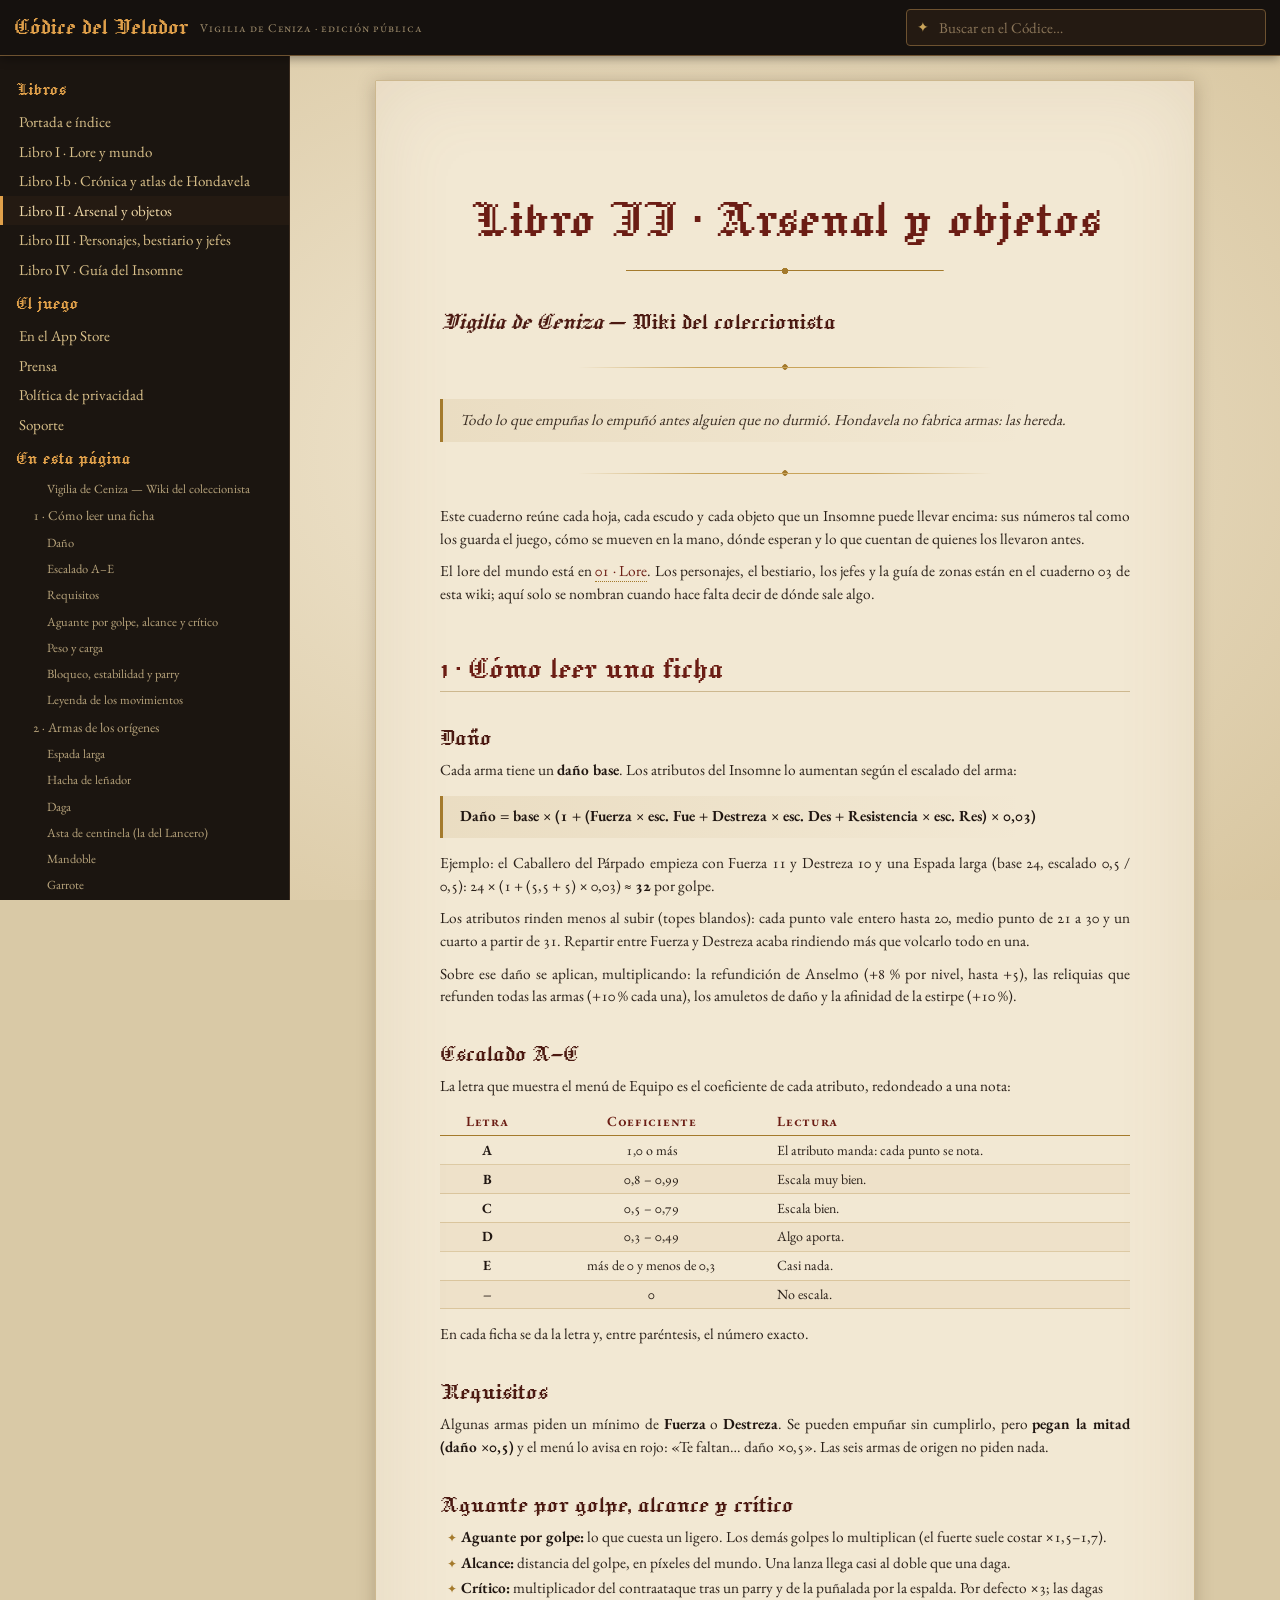
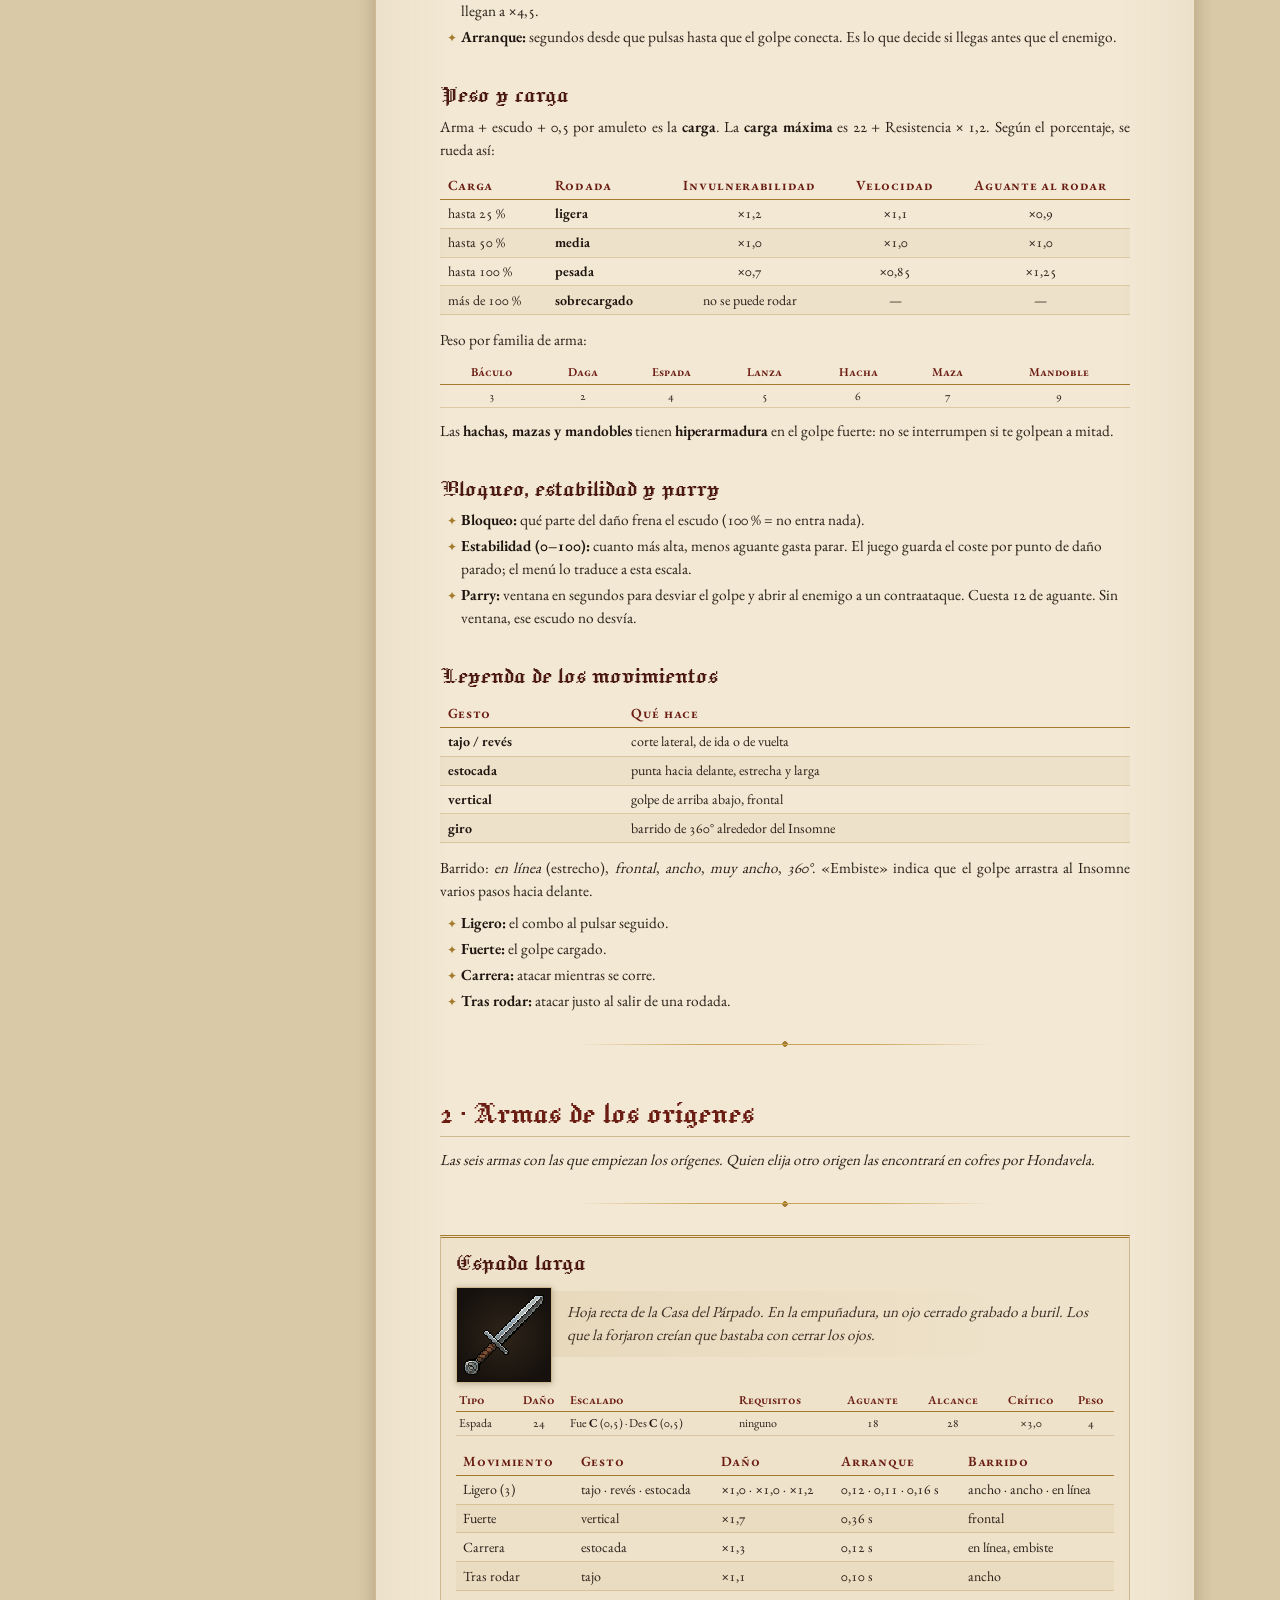
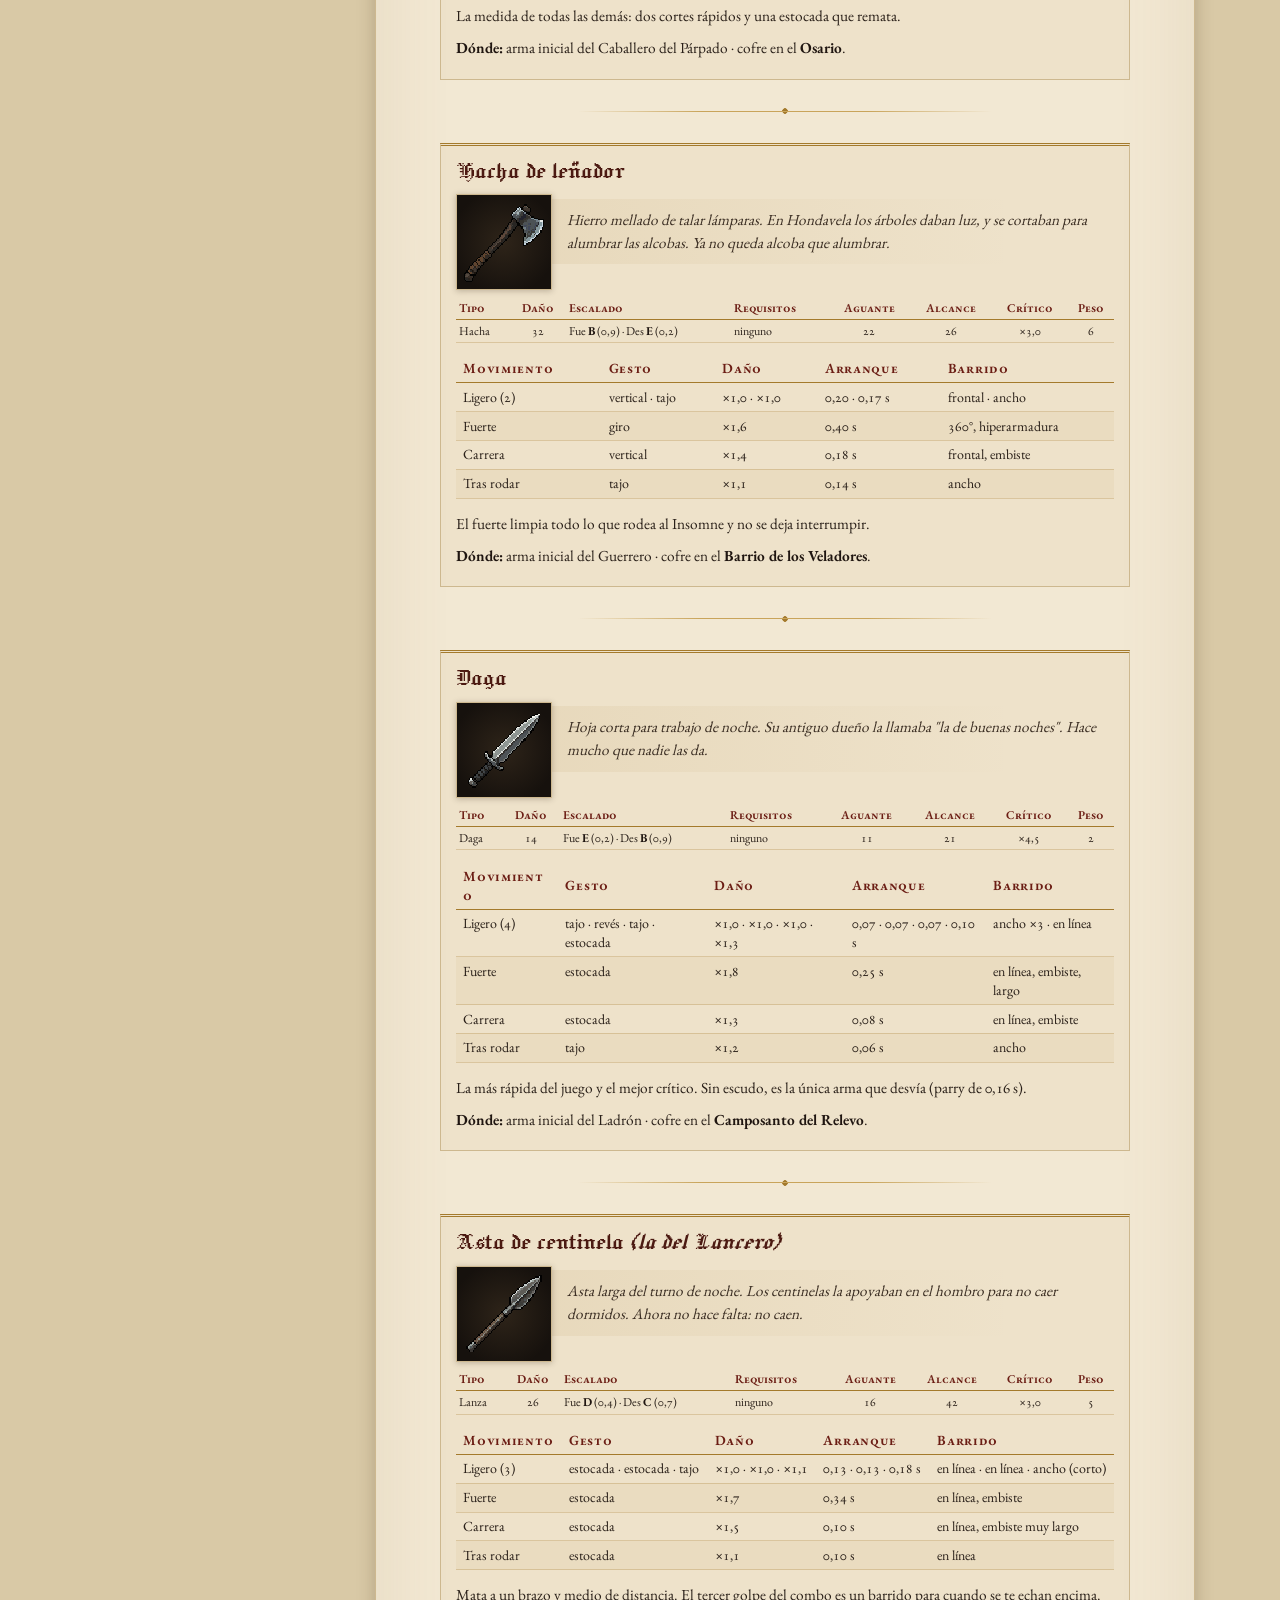
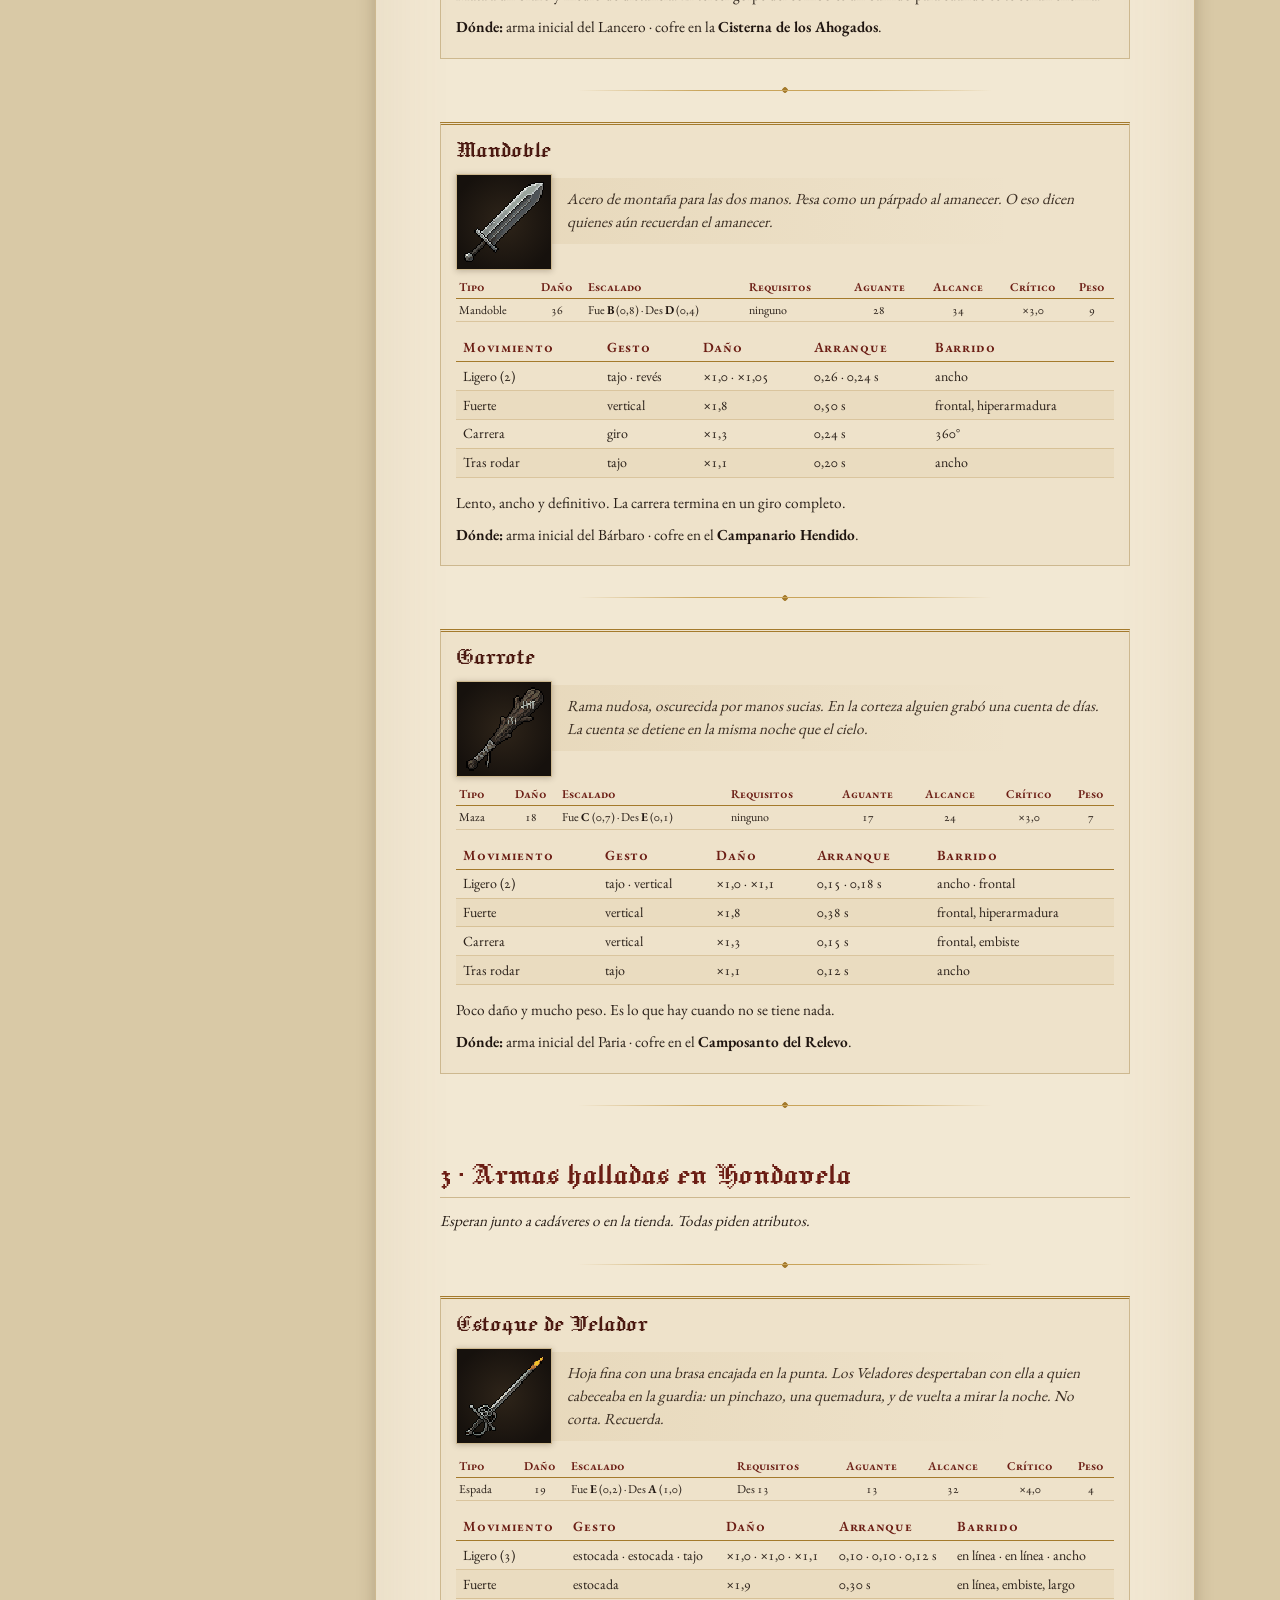
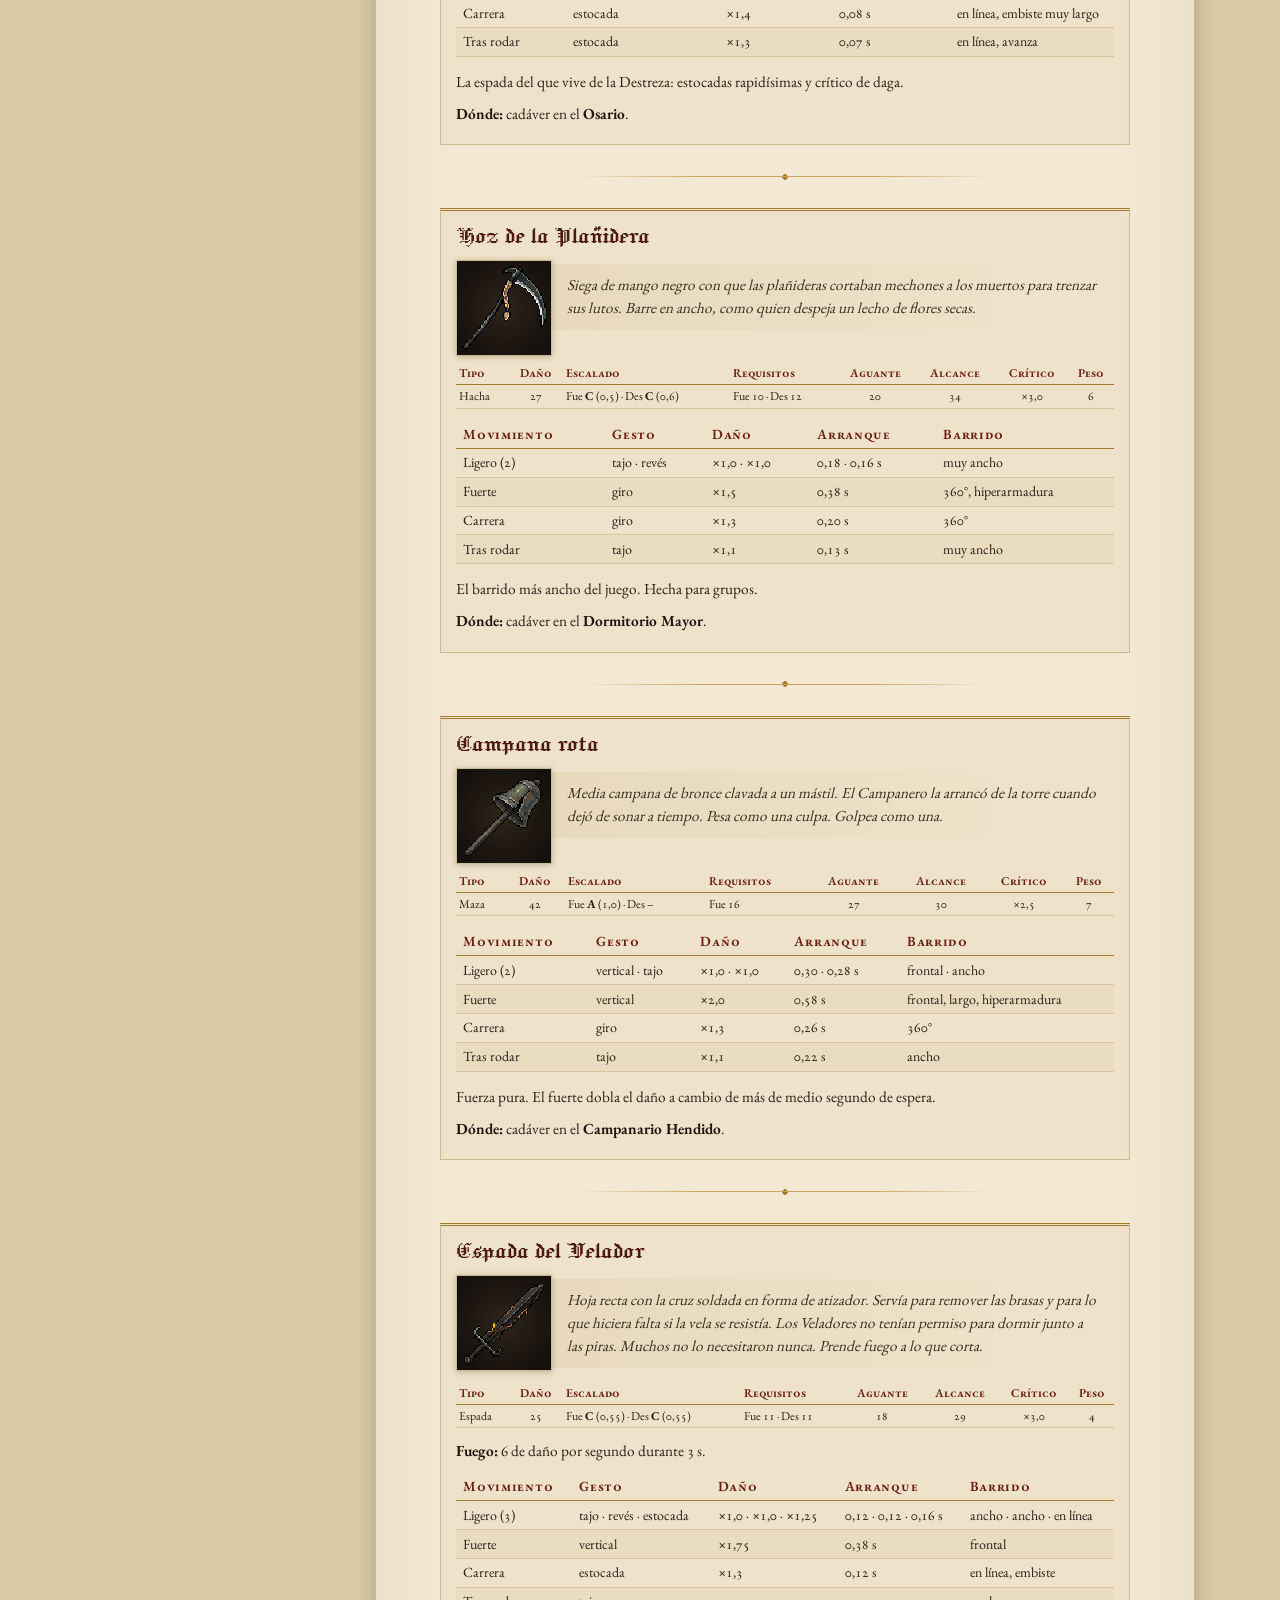
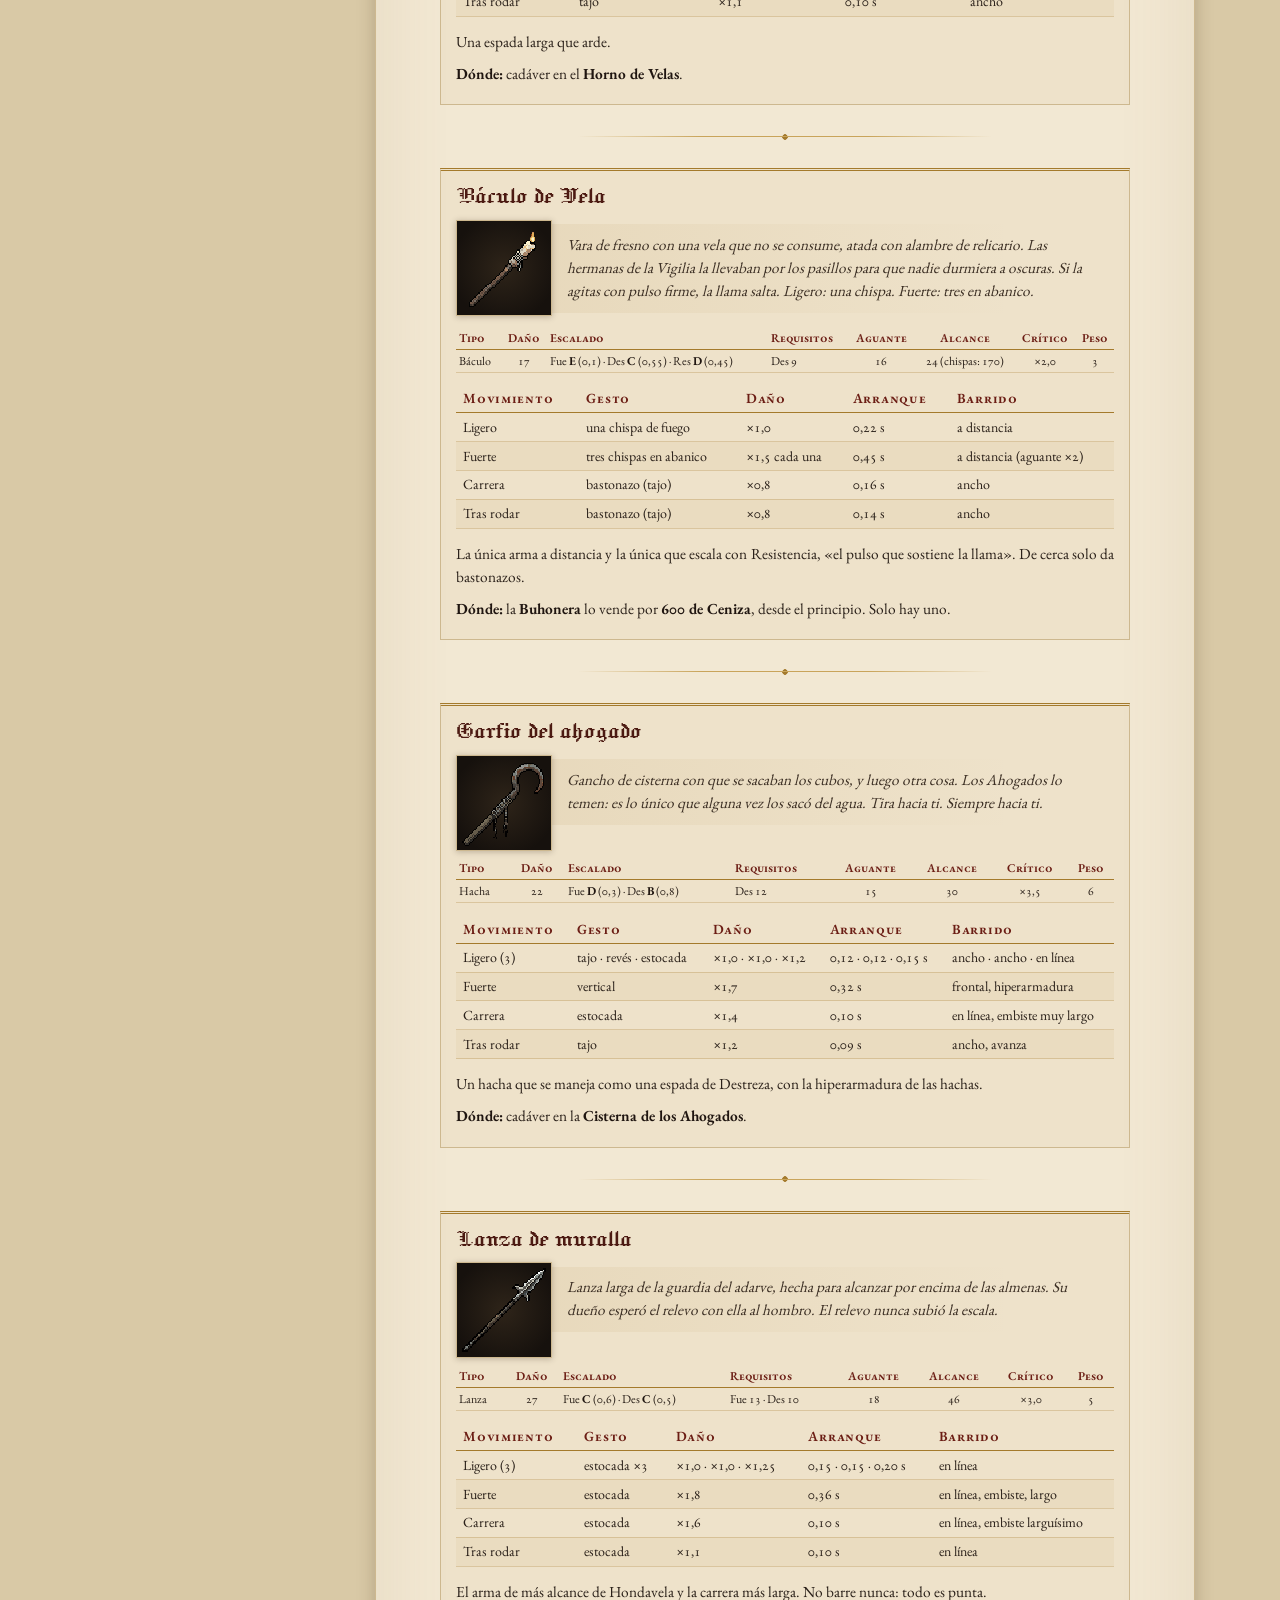
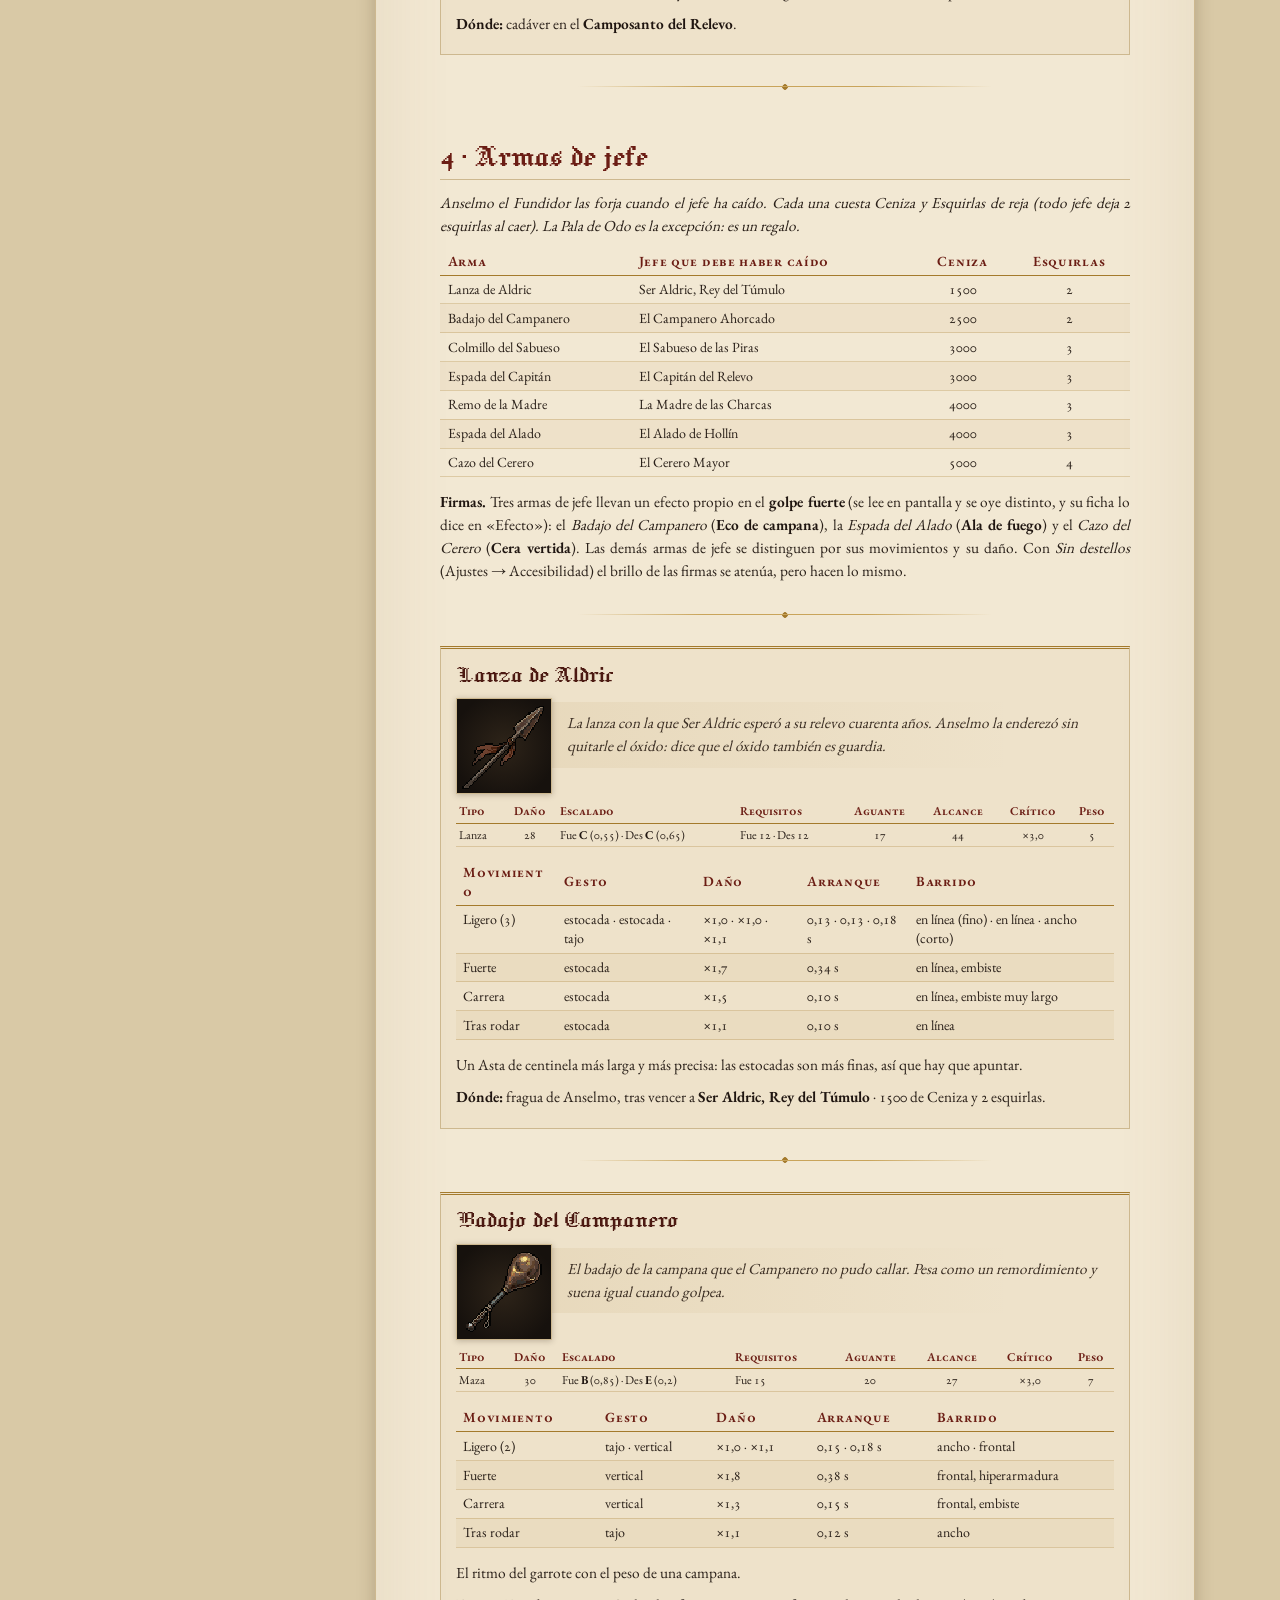
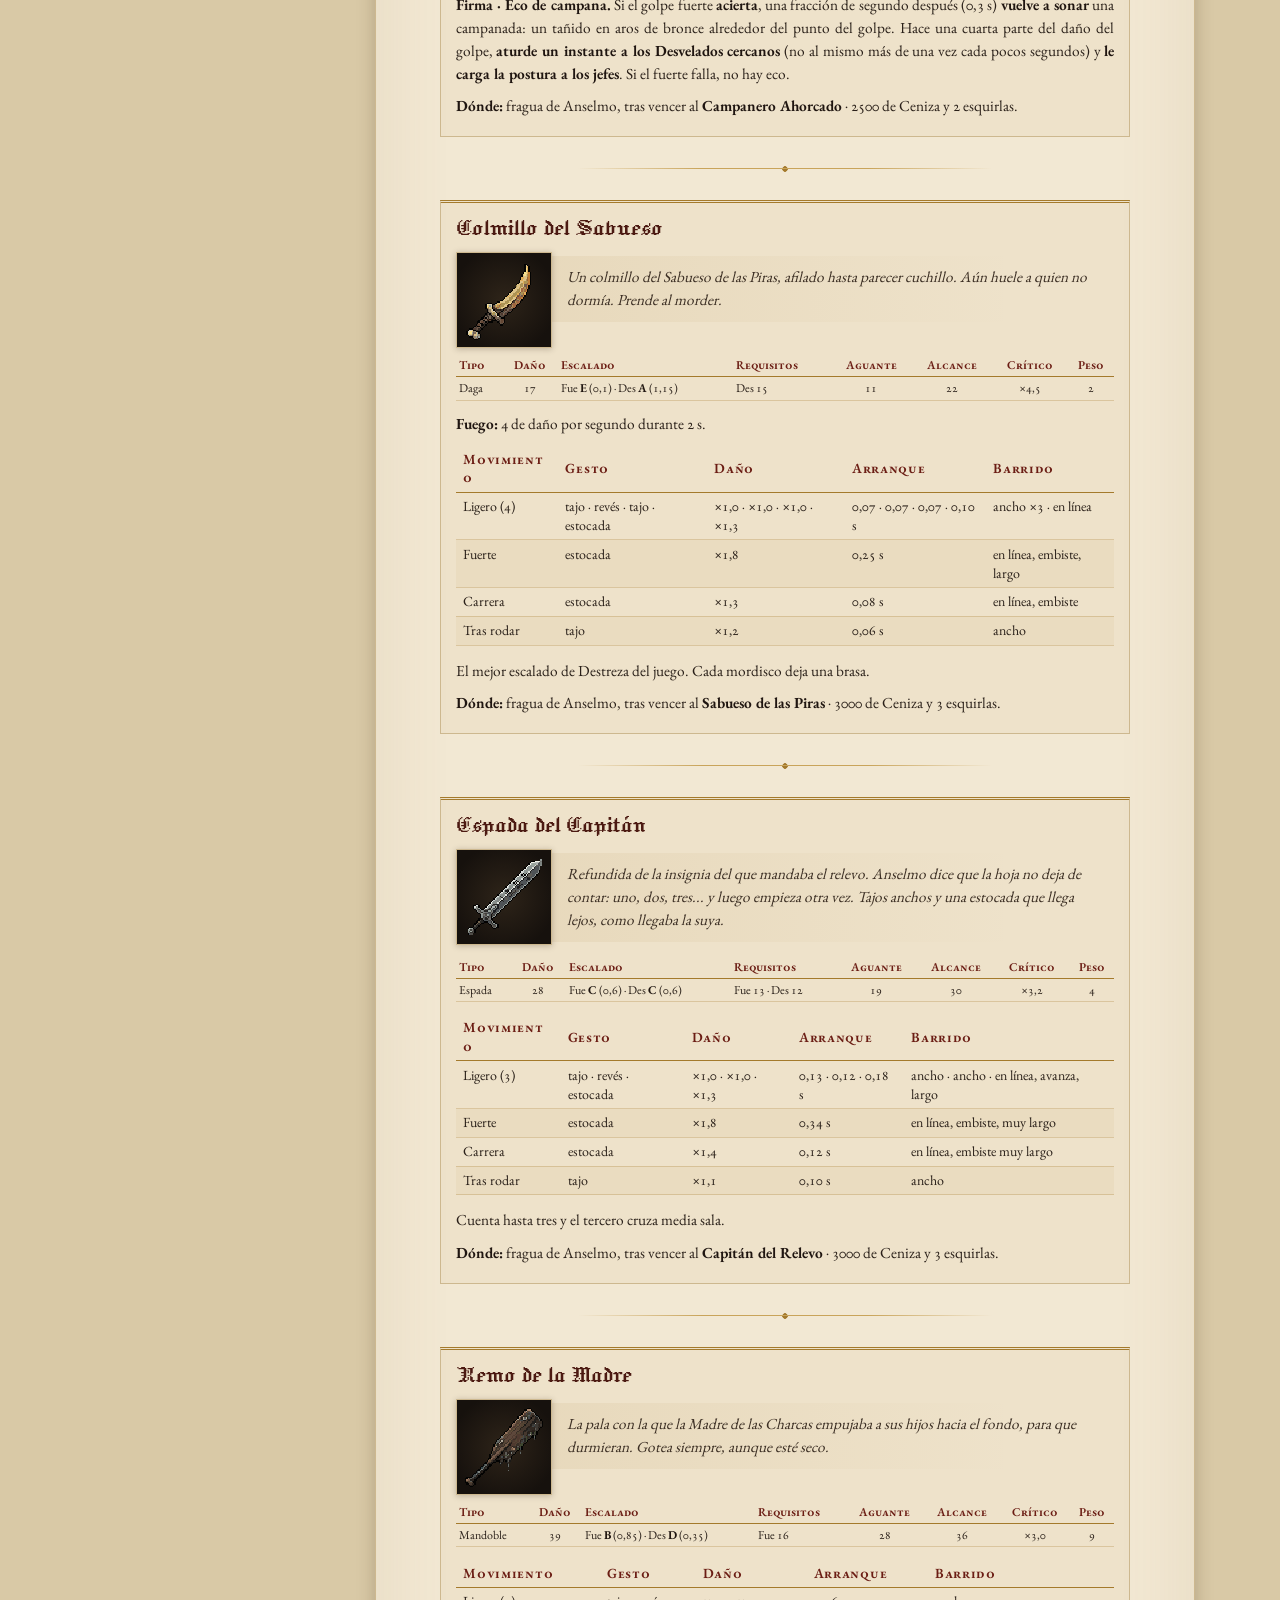
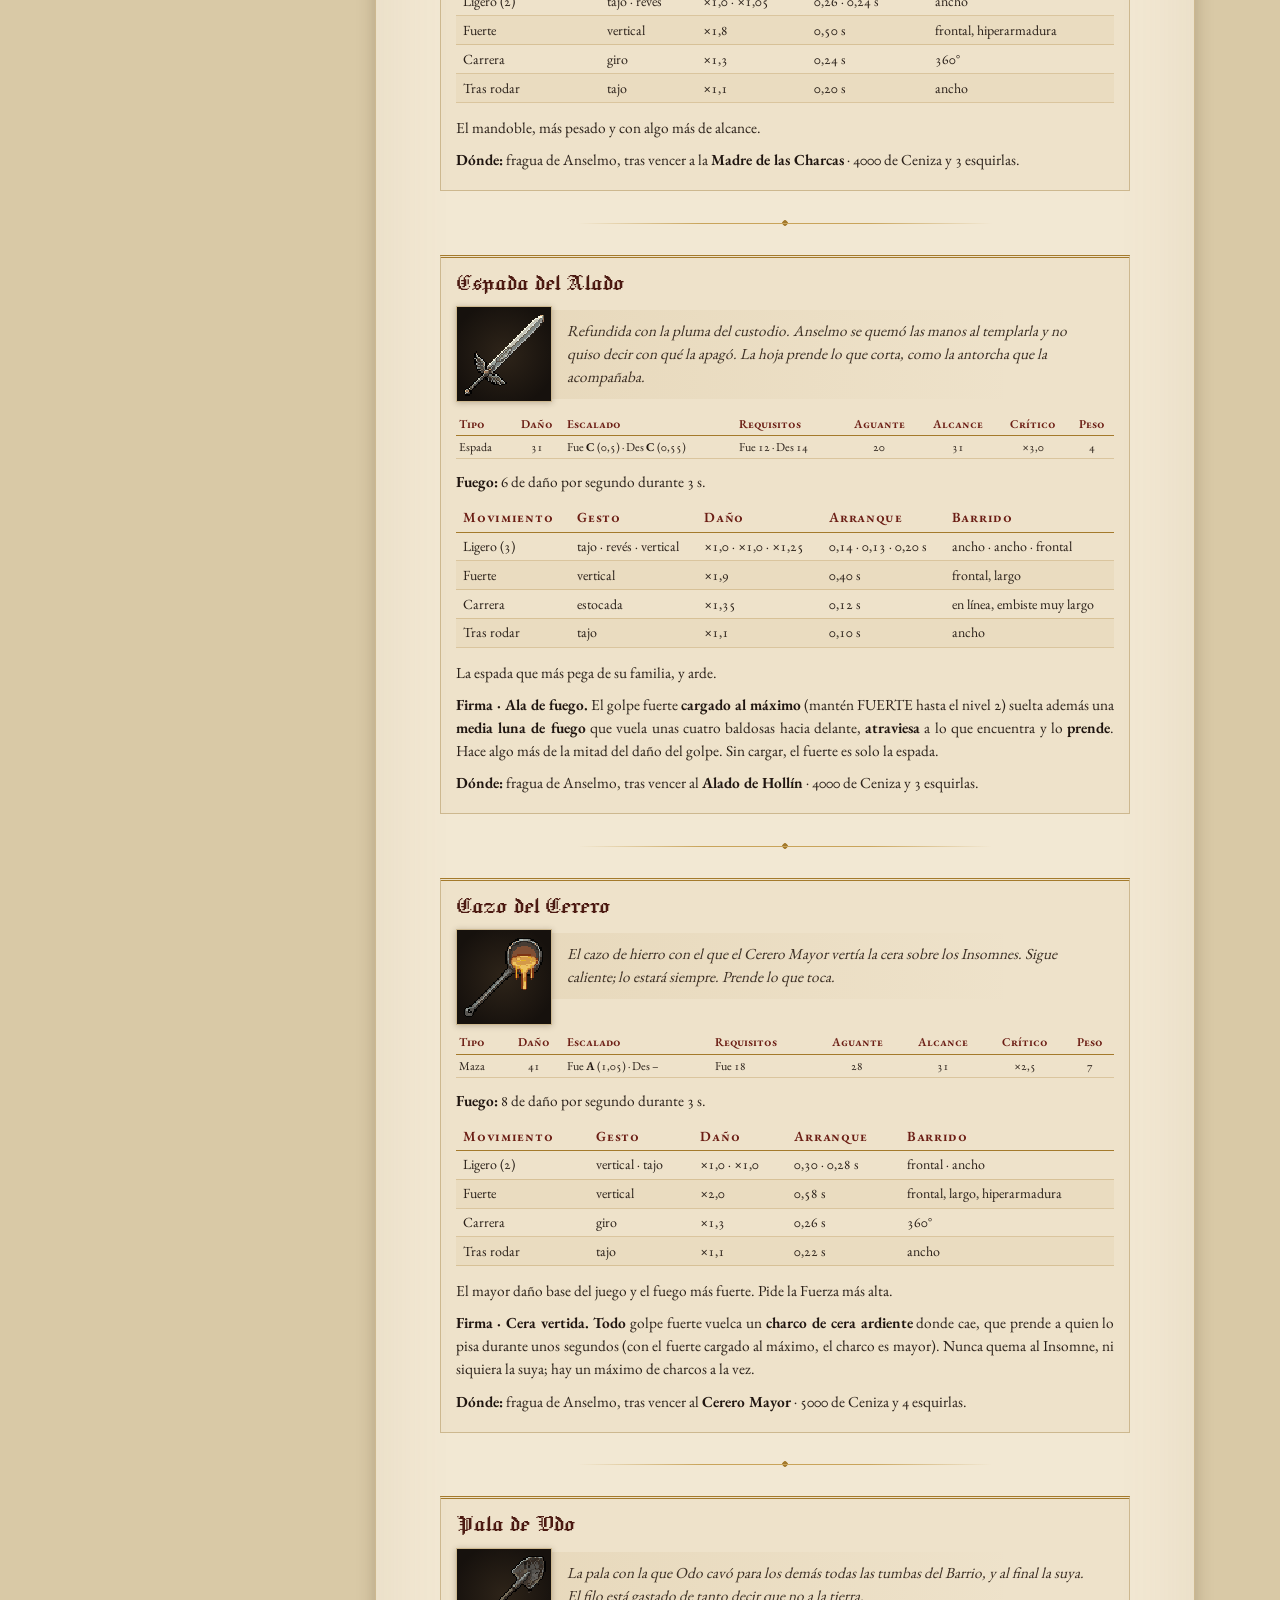
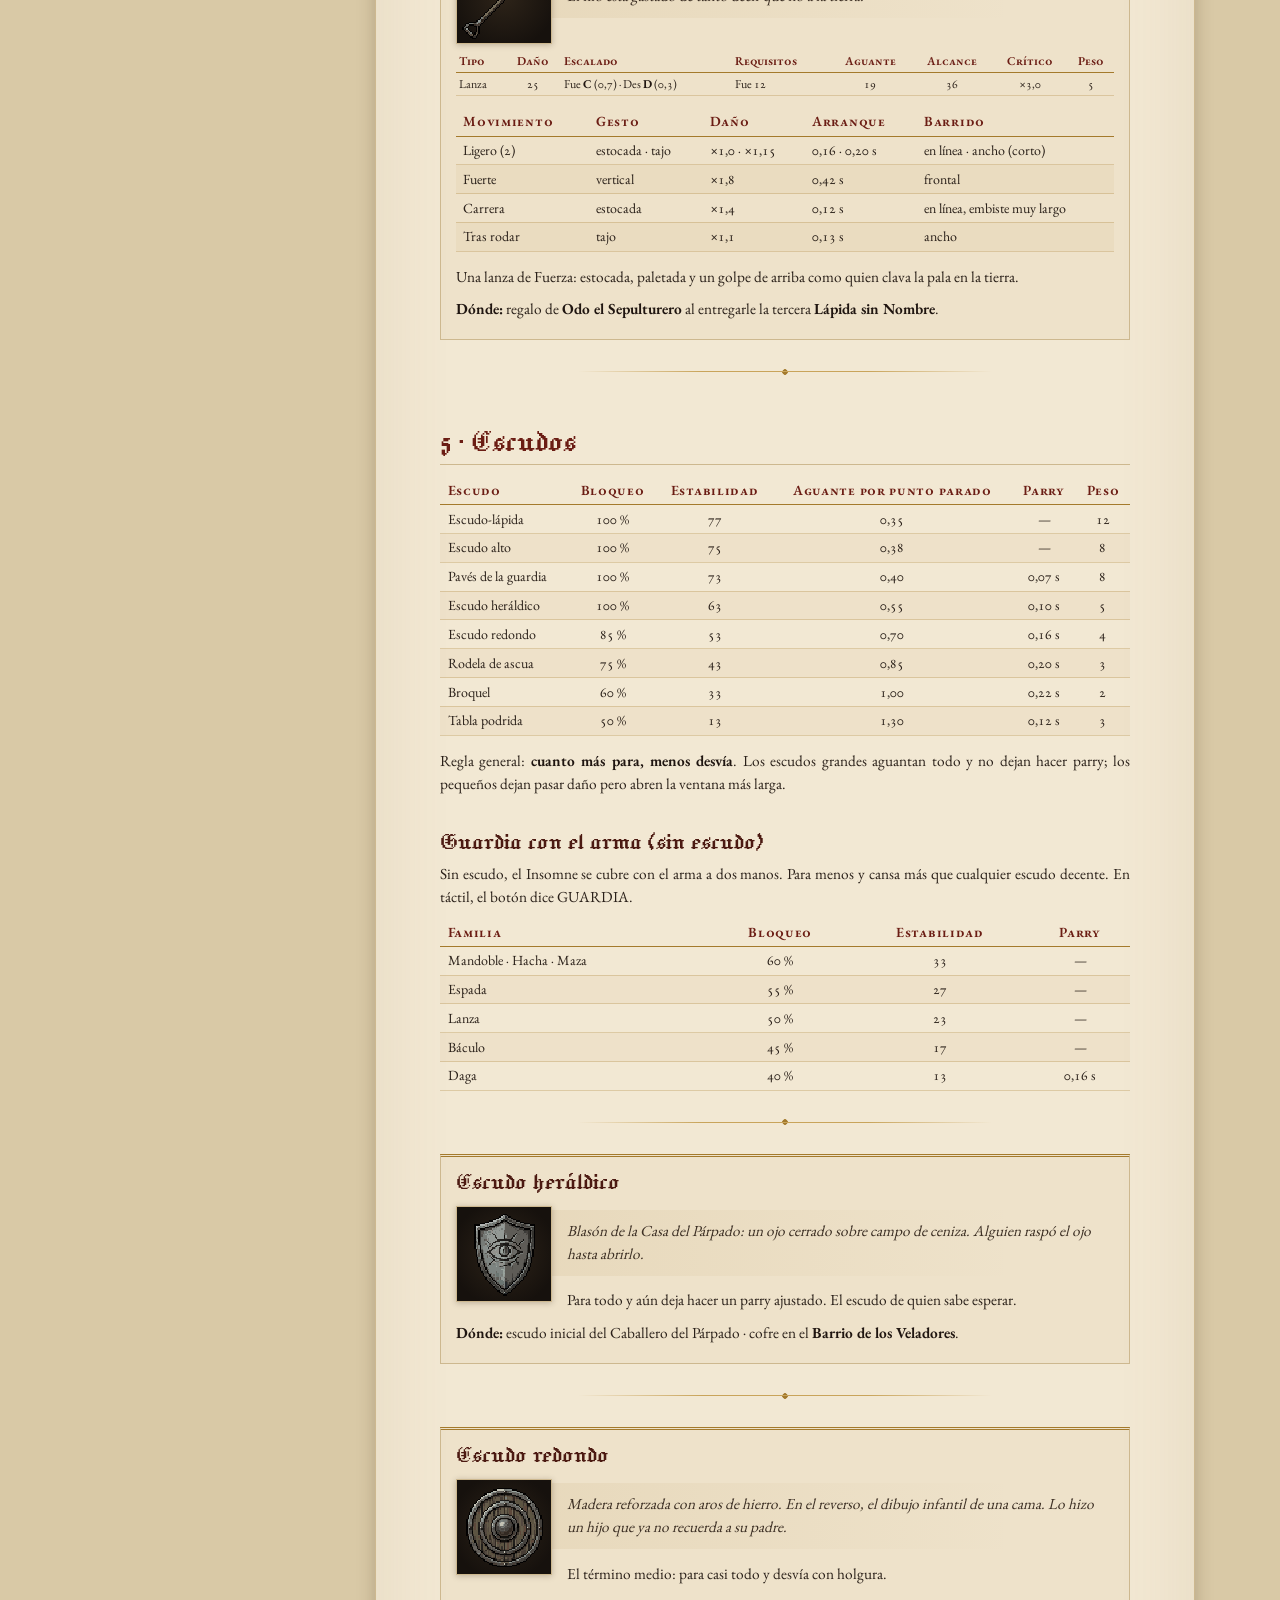
<file: 02_arsenal.html>
<!doctype html>
<html lang="es">
<head>
<meta charset="utf-8">
<meta name="viewport" content="width=device-width, initial-scale=1">
<title>Libro II · Arsenal y objetos — Códice del Velador · Vigilia de Ceniza</title>
<meta name="description" content="Libro II · Arsenal y objetos. Todo lo que empuñas lo empuñó antes alguien que no durmió. Hondavela no fabrica armas: las hereda. Este cuaderno reúne cada…">
<link rel="canonical" href="https://ncsconsulting-develops.github.io/vigilia-de-ceniza/02_arsenal.html">
<meta property="og:type" content="website">
<meta property="og:site_name" content="Vigilia de Ceniza">
<meta property="og:locale" content="es_ES">
<meta property="og:title" content="Libro II · Arsenal y objetos — Códice del Velador · Vigilia de Ceniza">
<meta property="og:description" content="Libro II · Arsenal y objetos. Todo lo que empuñas lo empuñó antes alguien que no durmió. Hondavela no fabrica armas: las hereda. Este cuaderno reúne cada…">
<meta property="og:url" content="https://ncsconsulting-develops.github.io/vigilia-de-ceniza/02_arsenal.html">
<meta property="og:image" content="https://ncsconsulting-develops.github.io/vigilia-de-ceniza/img/og_vigilia.jpg">
<meta property="og:image:width" content="1200">
<meta property="og:image:height" content="630">
<meta property="og:image:type" content="image/jpeg">
<meta property="og:image:alt" content="Vigilia de Ceniza: una catedral de noche sobre Hondavela. Nadie duerme en Hondavela. Ya disponible en el App Store.">
<meta name="twitter:card" content="summary_large_image">
<meta name="twitter:title" content="Libro II · Arsenal y objetos — Códice del Velador · Vigilia de Ceniza">
<meta name="twitter:description" content="Libro II · Arsenal y objetos. Todo lo que empuñas lo empuñó antes alguien que no durmió. Hondavela no fabrica armas: las hereda. Este cuaderno reúne cada…">
<meta name="twitter:image" content="https://ncsconsulting-develops.github.io/vigilia-de-ceniza/img/og_vigilia.jpg">
<meta name="twitter:image:alt" content="Vigilia de Ceniza: una catedral de noche sobre Hondavela. Nadie duerme en Hondavela. Ya disponible en el App Store.">
<meta name="theme-color" content="#15110e">

<link rel="stylesheet" href="estilo.css">
<link rel="stylesheet" href="sitio.css">
<link rel="icon" href="img/favicon.svg" type="image/svg+xml">
</head>
<body>
<header class="barra">
<button class="menu-btn" id="menu-btn" aria-label="Menú">☰ Índice</button>
<a class="titulo" href="index.html">Códice del Velador</a>
<span class="sub">Vigilia de Ceniza · edición pública</span>
<div class="buscar"><input id="buscar" type="search" placeholder="Buscar en el Códice…" autocomplete="off" aria-label="Buscar"><div class="resultados" id="resultados"></div></div>
</header>
<div class="velo" id="velo"></div>
<nav class="lateral" aria-label="Capítulos">
<h2>Libros</h2><ul>
<li><a href="index.html" data-cap="00">Portada e índice</a></li>
<li><a href="01_lore.html" data-cap="01">Libro I · Lore y mundo</a></li>
<li><a href="01b_cronica.html" data-cap="01b">Libro I·b · Crónica y atlas de Hondavela</a></li>
<li><a href="02_arsenal.html" data-cap="02" class="actual">Libro II · Arsenal y objetos</a></li>
<li><a href="03_personajes_y_bestiario.html" data-cap="03">Libro III · Personajes, bestiario y jefes</a></li>
<li><a href="04_guia.html" data-cap="04">Libro IV · Guía del Insomne</a></li>
</ul>
<h2>El juego</h2><ul><li><a href="https://apps.apple.com/app/id6823702349">En el App Store</a></li><li><a href="presskit.html" data-cap="prensa">Prensa</a></li><li><a href="privacy.html">Política de privacidad</a></li><li><a href="support.html">Soporte</a></li></ul><h2>En esta página</h2><ul class="secciones"><li><a class="n3" href="#vigilia-de-ceniza--wiki-del-coleccionista">Vigilia de Ceniza — Wiki del coleccionista</a></li><li><a class="n2" href="#1--cómo-leer-una-ficha">1 · Cómo leer una ficha</a></li><li><a class="n3" href="#daño">Daño</a></li><li><a class="n3" href="#escalado-ae">Escalado A–E</a></li><li><a class="n3" href="#requisitos">Requisitos</a></li><li><a class="n3" href="#aguante-por-golpe-alcance-y-crítico">Aguante por golpe, alcance y crítico</a></li><li><a class="n3" href="#peso-y-carga">Peso y carga</a></li><li><a class="n3" href="#bloqueo-estabilidad-y-parry">Bloqueo, estabilidad y parry</a></li><li><a class="n3" href="#leyenda-de-los-movimientos">Leyenda de los movimientos</a></li><li><a class="n2" href="#2--armas-de-los-orígenes">2 · Armas de los orígenes</a></li><li><a class="n3" href="#espada-larga">Espada larga</a></li><li><a class="n3" href="#hacha-de-leñador">Hacha de leñador</a></li><li><a class="n3" href="#daga">Daga</a></li><li><a class="n3" href="#asta-de-centinela-la-del-lancero">Asta de centinela (la del Lancero)</a></li><li><a class="n3" href="#mandoble">Mandoble</a></li><li><a class="n3" href="#garrote">Garrote</a></li><li><a class="n2" href="#3--armas-halladas-en-hondavela">3 · Armas halladas en Hondavela</a></li><li><a class="n3" href="#estoque-de-velador">Estoque de Velador</a></li><li><a class="n3" href="#hoz-de-la-plañidera">Hoz de la Plañidera</a></li><li><a class="n3" href="#campana-rota">Campana rota</a></li><li><a class="n3" href="#espada-del-velador">Espada del Velador</a></li><li><a class="n3" href="#báculo-de-vela">Báculo de Vela</a></li><li><a class="n3" href="#garfio-del-ahogado">Garfio del ahogado</a></li><li><a class="n3" href="#lanza-de-muralla">Lanza de muralla</a></li><li><a class="n2" href="#4--armas-de-jefe">4 · Armas de jefe</a></li><li><a class="n3" href="#lanza-de-aldric">Lanza de Aldric</a></li><li><a class="n3" href="#badajo-del-campanero">Badajo del Campanero</a></li><li><a class="n3" href="#colmillo-del-sabueso">Colmillo del Sabueso</a></li><li><a class="n3" href="#espada-del-capitán">Espada del Capitán</a></li><li><a class="n3" href="#remo-de-la-madre">Remo de la Madre</a></li><li><a class="n3" href="#espada-del-alado">Espada del Alado</a></li><li><a class="n3" href="#cazo-del-cerero">Cazo del Cerero</a></li><li><a class="n3" href="#pala-de-odo">Pala de Odo</a></li><li><a class="n2" href="#5--escudos">5 · Escudos</a></li><li><a class="n3" href="#guardia-con-el-arma-sin-escudo">Guardia con el arma (sin escudo)</a></li><li><a class="n3" href="#escudo-heráldico">Escudo heráldico</a></li><li><a class="n3" href="#escudo-redondo">Escudo redondo</a></li><li><a class="n3" href="#broquel">Broquel</a></li><li><a class="n3" href="#escudo-alto">Escudo alto</a></li><li><a class="n3" href="#tabla-podrida">Tabla podrida</a></li><li><a class="n3" href="#escudo-lápida">Escudo-lápida</a></li><li><a class="n3" href="#rodela-de-ascua">Rodela de ascua</a></li><li><a class="n3" href="#pavés-de-la-guardia">Pavés de la guardia</a></li><li><a class="n2" href="#6--consumibles-materiales-y-milagros">6 · Consumibles, materiales y milagros</a></li><li><a class="n3" href="#materiales">Materiales</a></li><li><a class="n3" href="#la-refundición-de-anselmo">La refundición de Anselmo</a></li><li><a class="n3" href="#milagros">Milagros</a></li><li><a class="n2" href="#7--la-vasija-de-ceniza">7 · La Vasija de Ceniza</a></li><li><a class="n2" href="#8--amuletos">8 · Amuletos</a></li><li><a class="n2" href="#9--reliquias-y-objetos-de-misión">9 · Reliquias y objetos de misión</a></li><li><a class="n3" href="#reliquias-de-jefe">Reliquias de jefe</a></li><li><a class="n3" href="#reliquias-de-los-rincones">Reliquias de los rincones</a></li><li><a class="n3" href="#reliquias-de-las-sombras">Reliquias de las Sombras</a></li><li><a class="n3" href="#reliquias-de-los-que-esperan">Reliquias de los que esperan</a></li><li><a class="n3" href="#objetos-de-misión-y-objetos-clave">Objetos de misión y objetos clave</a></li><li><a class="n2" href="#10--orígenes">10 · Orígenes</a></li><li><a class="n2" href="#11--estirpes">11 · Estirpes</a></li><li><a class="n2" href="#12--lista-de-verificación-del-coleccionista">12 · Lista de verificación del coleccionista</a></li><li><a class="n3" href="#armas-21">Armas (21)</a></li><li><a class="n3" href="#escudos-8">Escudos (8)</a></li><li><a class="n3" href="#amuletos-9">Amuletos (9)</a></li><li><a class="n3" href="#milagros-2">Milagros (2)</a></li><li><a class="n3" href="#reliquias-20">Reliquias (20)</a></li><li><a class="n3" href="#objetos-clave-3">Objetos clave (3)</a></li></ul>
<p class="pie-menu">Edición pública: sin desenlaces ni finales. <em>Vigilia de Ceniza</em> © 2026 NCS Gaming.</p>
</nav>
<main class="contenido">
<section class="capitulo">
<h1 id="libro-ii--arsenal-y-objetos">Libro II · Arsenal y objetos</h1>
<h3 id="vigilia-de-ceniza--wiki-del-coleccionista"><em>Vigilia de Ceniza</em> — Wiki del coleccionista</h3>
<hr>
<blockquote><p><em>Todo lo que empuñas lo empuñó antes alguien que no durmió.</em> <em>Hondavela no fabrica armas: las hereda.</em></p></blockquote>
<hr>
<p>Este cuaderno reúne cada hoja, cada escudo y cada objeto que un Insomne puede llevar encima: sus números tal como los guarda el juego, cómo se mueven en la mano, dónde esperan y lo que cuentan de quienes los llevaron antes.</p>
<p>El lore del mundo está en <a href="01_lore.html">01 · Lore</a>. Los personajes, el bestiario, los jefes y la guía de zonas están en el cuaderno 03 de esta wiki; aquí solo se nombran cuando hace falta decir de dónde sale algo.</p>
<h2 id="1--cómo-leer-una-ficha">1 · Cómo leer una ficha</h2>
<h3 id="daño">Daño</h3>
<p>Cada arma tiene un <strong>daño base</strong>. Los atributos del Insomne lo aumentan según el escalado del arma:</p>
<blockquote><p><strong>Daño = base × (1 + (Fuerza × esc. Fue + Destreza × esc. Des + Resistencia × esc. Res) × 0,03)</strong></p></blockquote>
<p>Ejemplo: el Caballero del Párpado empieza con Fuerza 11 y Destreza 10 y una Espada larga (base 24, escalado 0,5 / 0,5): 24 × (1 + (5,5 + 5) × 0,03) ≈ <strong>32</strong> por golpe.</p>
<p>Los atributos rinden menos al subir (topes blandos): cada punto vale entero hasta 20, medio punto de 21 a 30 y un cuarto a partir de 31. Repartir entre Fuerza y Destreza acaba rindiendo más que volcarlo todo en una.</p>
<p>Sobre ese daño se aplican, multiplicando: la refundición de Anselmo (+8 % por nivel, hasta +5), las reliquias que refunden todas las armas (+10 % cada una), los amuletos de daño y la afinidad de la estirpe (+10 %).</p>
<h3 id="escalado-ae">Escalado A–E</h3>
<p>La letra que muestra el menú de Equipo es el coeficiente de cada atributo, redondeado a una nota:</p>
<table class="cols-3"><thead><tr><th style="text-align:center">Letra</th><th style="text-align:center">Coeficiente</th><th>Lectura</th></tr></thead><tbody><tr><td style="text-align:center"><strong>A</strong></td><td style="text-align:center">1,0 o más</td><td>El atributo manda: cada punto se nota.</td></tr><tr><td style="text-align:center"><strong>B</strong></td><td style="text-align:center">0,8 – 0,99</td><td>Escala muy bien.</td></tr><tr><td style="text-align:center"><strong>C</strong></td><td style="text-align:center">0,5 – 0,79</td><td>Escala bien.</td></tr><tr><td style="text-align:center"><strong>D</strong></td><td style="text-align:center">0,3 – 0,49</td><td>Algo aporta.</td></tr><tr><td style="text-align:center"><strong>E</strong></td><td style="text-align:center">más de 0 y menos de 0,3</td><td>Casi nada.</td></tr><tr><td style="text-align:center"><strong>–</strong></td><td style="text-align:center">0</td><td>No escala.</td></tr></tbody></table>
<p>En cada ficha se da la letra y, entre paréntesis, el número exacto.</p>
<h3 id="requisitos">Requisitos</h3>
<p>Algunas armas piden un mínimo de <strong>Fuerza</strong> o <strong>Destreza</strong>. Se pueden empuñar sin cumplirlo, pero <strong>pegan la mitad (daño ×0,5)</strong> y el menú lo avisa en rojo: «Te faltan… daño ×0,5». Las seis armas de origen no piden nada.</p>
<h3 id="aguante-por-golpe-alcance-y-crítico">Aguante por golpe, alcance y crítico</h3>
<ul><li><strong>Aguante por golpe:</strong> lo que cuesta un ligero. Los demás golpes lo multiplican (el fuerte suele costar ×1,5–1,7).</li><li><strong>Alcance:</strong> distancia del golpe, en píxeles del mundo. Una lanza llega casi al doble que una daga.</li><li><strong>Crítico:</strong> multiplicador del contraataque tras un parry y de la puñalada por la espalda. Por defecto ×3; las dagas llegan a ×4,5.</li><li><strong>Arranque:</strong> segundos desde que pulsas hasta que el golpe conecta. Es lo que decide si llegas antes que el enemigo.</li></ul>
<h3 id="peso-y-carga">Peso y carga</h3>
<p>Arma + escudo + 0,5 por amuleto es la <strong>carga</strong>. La <strong>carga máxima</strong> es 22 + Resistencia × 1,2. Según el porcentaje, se rueda así:</p>
<table class="cols-5"><thead><tr><th>Carga</th><th>Rodada</th><th style="text-align:center">Invulnerabilidad</th><th style="text-align:center">Velocidad</th><th style="text-align:center">Aguante al rodar</th></tr></thead><tbody><tr><td>hasta 25 %</td><td><strong>ligera</strong></td><td style="text-align:center">×1,2</td><td style="text-align:center">×1,1</td><td style="text-align:center">×0,9</td></tr><tr><td>hasta 50 %</td><td><strong>media</strong></td><td style="text-align:center">×1,0</td><td style="text-align:center">×1,0</td><td style="text-align:center">×1,0</td></tr><tr><td>hasta 100 %</td><td><strong>pesada</strong></td><td style="text-align:center">×0,7</td><td style="text-align:center">×0,85</td><td style="text-align:center">×1,25</td></tr><tr><td>más de 100 %</td><td><strong>sobrecargado</strong></td><td style="text-align:center">no se puede rodar</td><td style="text-align:center">—</td><td style="text-align:center">—</td></tr></tbody></table>
<p>Peso por familia de arma:</p>
<table class="cols-7"><thead><tr><th style="text-align:center">Báculo</th><th style="text-align:center">Daga</th><th style="text-align:center">Espada</th><th style="text-align:center">Lanza</th><th style="text-align:center">Hacha</th><th style="text-align:center">Maza</th><th style="text-align:center">Mandoble</th></tr></thead><tbody><tr><td style="text-align:center">3</td><td style="text-align:center">2</td><td style="text-align:center">4</td><td style="text-align:center">5</td><td style="text-align:center">6</td><td style="text-align:center">7</td><td style="text-align:center">9</td></tr></tbody></table>
<p>Las <strong>hachas, mazas y mandobles</strong> tienen <strong>hiperarmadura</strong> en el golpe fuerte: no se interrumpen si te golpean a mitad.</p>
<h3 id="bloqueo-estabilidad-y-parry">Bloqueo, estabilidad y parry</h3>
<ul><li><strong>Bloqueo:</strong> qué parte del daño frena el escudo (100 % = no entra nada).</li><li><strong>Estabilidad (0–100):</strong> cuanto más alta, menos aguante gasta parar. El juego guarda el coste por punto de daño parado; el menú lo traduce a esta escala.</li><li><strong>Parry:</strong> ventana en segundos para desviar el golpe y abrir al enemigo a un contraataque. Cuesta 12 de aguante. Sin ventana, ese escudo no desvía.</li></ul>
<h3 id="leyenda-de-los-movimientos">Leyenda de los movimientos</h3>
<table class="cols-2"><thead><tr><th>Gesto</th><th>Qué hace</th></tr></thead><tbody><tr><td><strong>tajo / revés</strong></td><td>corte lateral, de ida o de vuelta</td></tr><tr><td><strong>estocada</strong></td><td>punta hacia delante, estrecha y larga</td></tr><tr><td><strong>vertical</strong></td><td>golpe de arriba abajo, frontal</td></tr><tr><td><strong>giro</strong></td><td>barrido de 360° alrededor del Insomne</td></tr></tbody></table>
<p>Barrido: <em>en línea</em> (estrecho), <em>frontal</em>, <em>ancho</em>, <em>muy ancho</em>, <em>360°</em>. «Embiste» indica que el golpe arrastra al Insomne varios pasos hacia delante.</p>
<ul><li><strong>Ligero:</strong> el combo al pulsar seguido.</li><li><strong>Fuerte:</strong> el golpe cargado.</li><li><strong>Carrera:</strong> atacar mientras se corre.</li><li><strong>Tras rodar:</strong> atacar justo al salir de una rodada.</li></ul>
<hr>
<h2 id="2--armas-de-los-orígenes">2 · Armas de los orígenes</h2>
<p><em>Las seis armas con las que empiezan los orígenes. Quien elija otro origen las encontrará en cofres por Hondavela.</em></p>
<hr>
<article class="ficha ficha-arma">
<h3 id="espada-larga">Espada larga</h3>
<figure class="retrato"><img src="img/icons_espada_larga_hd.png" alt="" class="icono" data-src="../assets/icons/espada_larga.png" loading="lazy"></figure>
<blockquote><p><em>Hoja recta de la Casa del Párpado.</em> <em>En la empuñadura, un ojo cerrado grabado a buril.</em> <em>Los que la forjaron creían que bastaba con cerrar los ojos.</em></p></blockquote>
<table class="cols-8"><thead><tr><th>Tipo</th><th style="text-align:center">Daño</th><th>Escalado</th><th>Requisitos</th><th style="text-align:center">Aguante</th><th style="text-align:center">Alcance</th><th style="text-align:center">Crítico</th><th style="text-align:center">Peso</th></tr></thead><tbody><tr><td>Espada</td><td style="text-align:center">24</td><td>Fue <strong>C</strong> (0,5) · Des <strong>C</strong> (0,5)</td><td>ninguno</td><td style="text-align:center">18</td><td style="text-align:center">28</td><td style="text-align:center">×3,0</td><td style="text-align:center">4</td></tr></tbody></table>
<table class="cols-5"><thead><tr><th>Movimiento</th><th>Gesto</th><th>Daño</th><th>Arranque</th><th>Barrido</th></tr></thead><tbody><tr><td>Ligero (3)</td><td>tajo · revés · estocada</td><td>×1,0 · ×1,0 · ×1,2</td><td>0,12 · 0,11 · 0,16 s</td><td>ancho · ancho · en línea</td></tr><tr><td>Fuerte</td><td>vertical</td><td>×1,7</td><td>0,36 s</td><td>frontal</td></tr><tr><td>Carrera</td><td>estocada</td><td>×1,3</td><td>0,12 s</td><td>en línea, embiste</td></tr><tr><td>Tras rodar</td><td>tajo</td><td>×1,1</td><td>0,10 s</td><td>ancho</td></tr></tbody></table>
<p>La medida de todas las demás: dos cortes rápidos y una estocada que remata.</p>
<p><strong>Dónde:</strong> arma inicial del Caballero del Párpado · cofre en el <strong>Osario</strong>.</p>
</article>
<hr>
<article class="ficha ficha-arma">
<h3 id="hacha-de-leñador">Hacha de leñador</h3>
<figure class="retrato"><img src="img/icons_hacha_hd.png" alt="" class="icono" data-src="../assets/icons/hacha.png" loading="lazy"></figure>
<blockquote><p><em>Hierro mellado de talar lámparas.</em> <em>En Hondavela los árboles daban luz, y se cortaban para alumbrar las alcobas.</em> <em>Ya no queda alcoba que alumbrar.</em></p></blockquote>
<table class="cols-8"><thead><tr><th>Tipo</th><th style="text-align:center">Daño</th><th>Escalado</th><th>Requisitos</th><th style="text-align:center">Aguante</th><th style="text-align:center">Alcance</th><th style="text-align:center">Crítico</th><th style="text-align:center">Peso</th></tr></thead><tbody><tr><td>Hacha</td><td style="text-align:center">32</td><td>Fue <strong>B</strong> (0,9) · Des <strong>E</strong> (0,2)</td><td>ninguno</td><td style="text-align:center">22</td><td style="text-align:center">26</td><td style="text-align:center">×3,0</td><td style="text-align:center">6</td></tr></tbody></table>
<table class="cols-5"><thead><tr><th>Movimiento</th><th>Gesto</th><th>Daño</th><th>Arranque</th><th>Barrido</th></tr></thead><tbody><tr><td>Ligero (2)</td><td>vertical · tajo</td><td>×1,0 · ×1,0</td><td>0,20 · 0,17 s</td><td>frontal · ancho</td></tr><tr><td>Fuerte</td><td>giro</td><td>×1,6</td><td>0,40 s</td><td>360°, hiperarmadura</td></tr><tr><td>Carrera</td><td>vertical</td><td>×1,4</td><td>0,18 s</td><td>frontal, embiste</td></tr><tr><td>Tras rodar</td><td>tajo</td><td>×1,1</td><td>0,14 s</td><td>ancho</td></tr></tbody></table>
<p>El fuerte limpia todo lo que rodea al Insomne y no se deja interrumpir.</p>
<p><strong>Dónde:</strong> arma inicial del Guerrero · cofre en el <strong>Barrio de los Veladores</strong>.</p>
</article>
<hr>
<article class="ficha ficha-arma">
<h3 id="daga">Daga</h3>
<figure class="retrato"><img src="img/icons_daga_hd.png" alt="" class="icono" data-src="../assets/icons/daga.png" loading="lazy"></figure>
<blockquote><p><em>Hoja corta para trabajo de noche.</em> <em>Su antiguo dueño la llamaba "la de buenas noches".</em> <em>Hace mucho que nadie las da.</em></p></blockquote>
<table class="cols-8"><thead><tr><th>Tipo</th><th style="text-align:center">Daño</th><th>Escalado</th><th>Requisitos</th><th style="text-align:center">Aguante</th><th style="text-align:center">Alcance</th><th style="text-align:center">Crítico</th><th style="text-align:center">Peso</th></tr></thead><tbody><tr><td>Daga</td><td style="text-align:center">14</td><td>Fue <strong>E</strong> (0,2) · Des <strong>B</strong> (0,9)</td><td>ninguno</td><td style="text-align:center">11</td><td style="text-align:center">21</td><td style="text-align:center">×4,5</td><td style="text-align:center">2</td></tr></tbody></table>
<table class="cols-5"><thead><tr><th>Movimiento</th><th>Gesto</th><th>Daño</th><th>Arranque</th><th>Barrido</th></tr></thead><tbody><tr><td>Ligero (4)</td><td>tajo · revés · tajo · estocada</td><td>×1,0 · ×1,0 · ×1,0 · ×1,3</td><td>0,07 · 0,07 · 0,07 · 0,10 s</td><td>ancho ×3 · en línea</td></tr><tr><td>Fuerte</td><td>estocada</td><td>×1,8</td><td>0,25 s</td><td>en línea, embiste, largo</td></tr><tr><td>Carrera</td><td>estocada</td><td>×1,3</td><td>0,08 s</td><td>en línea, embiste</td></tr><tr><td>Tras rodar</td><td>tajo</td><td>×1,2</td><td>0,06 s</td><td>ancho</td></tr></tbody></table>
<p>La más rápida del juego y el mejor crítico. Sin escudo, es la única arma que desvía (parry de 0,16 s).</p>
<p><strong>Dónde:</strong> arma inicial del Ladrón · cofre en el <strong>Camposanto del Relevo</strong>.</p>
</article>
<hr>
<article class="ficha ficha-arma">
<h3 id="asta-de-centinela-la-del-lancero">Asta de centinela <em>(la del Lancero)</em></h3>
<figure class="retrato"><img src="img/icons_lanza_hd.png" alt="" class="icono" data-src="../assets/icons/lanza.png" loading="lazy"></figure>
<blockquote><p><em>Asta larga del turno de noche.</em> <em>Los centinelas la apoyaban en el hombro para no caer dormidos.</em> <em>Ahora no hace falta: no caen.</em></p></blockquote>
<table class="cols-8"><thead><tr><th>Tipo</th><th style="text-align:center">Daño</th><th>Escalado</th><th>Requisitos</th><th style="text-align:center">Aguante</th><th style="text-align:center">Alcance</th><th style="text-align:center">Crítico</th><th style="text-align:center">Peso</th></tr></thead><tbody><tr><td>Lanza</td><td style="text-align:center">26</td><td>Fue <strong>D</strong> (0,4) · Des <strong>C</strong> (0,7)</td><td>ninguno</td><td style="text-align:center">16</td><td style="text-align:center">42</td><td style="text-align:center">×3,0</td><td style="text-align:center">5</td></tr></tbody></table>
<table class="cols-5"><thead><tr><th>Movimiento</th><th>Gesto</th><th>Daño</th><th>Arranque</th><th>Barrido</th></tr></thead><tbody><tr><td>Ligero (3)</td><td>estocada · estocada · tajo</td><td>×1,0 · ×1,0 · ×1,1</td><td>0,13 · 0,13 · 0,18 s</td><td>en línea · en línea · ancho (corto)</td></tr><tr><td>Fuerte</td><td>estocada</td><td>×1,7</td><td>0,34 s</td><td>en línea, embiste</td></tr><tr><td>Carrera</td><td>estocada</td><td>×1,5</td><td>0,10 s</td><td>en línea, embiste muy largo</td></tr><tr><td>Tras rodar</td><td>estocada</td><td>×1,1</td><td>0,10 s</td><td>en línea</td></tr></tbody></table>
<p>Mata a un brazo y medio de distancia. El tercer golpe del combo es un barrido para cuando se te echan encima.</p>
<p><strong>Dónde:</strong> arma inicial del Lancero · cofre en la <strong>Cisterna de los Ahogados</strong>.</p>
</article>
<hr>
<article class="ficha ficha-arma">
<h3 id="mandoble">Mandoble</h3>
<figure class="retrato"><img src="img/icons_mandoble_hd.png" alt="" class="icono" data-src="../assets/icons/mandoble.png" loading="lazy"></figure>
<blockquote><p><em>Acero de montaña para las dos manos.</em> <em>Pesa como un párpado al amanecer.</em> <em>O eso dicen quienes aún recuerdan el amanecer.</em></p></blockquote>
<table class="cols-8"><thead><tr><th>Tipo</th><th style="text-align:center">Daño</th><th>Escalado</th><th>Requisitos</th><th style="text-align:center">Aguante</th><th style="text-align:center">Alcance</th><th style="text-align:center">Crítico</th><th style="text-align:center">Peso</th></tr></thead><tbody><tr><td>Mandoble</td><td style="text-align:center">36</td><td>Fue <strong>B</strong> (0,8) · Des <strong>D</strong> (0,4)</td><td>ninguno</td><td style="text-align:center">28</td><td style="text-align:center">34</td><td style="text-align:center">×3,0</td><td style="text-align:center">9</td></tr></tbody></table>
<table class="cols-5"><thead><tr><th>Movimiento</th><th>Gesto</th><th>Daño</th><th>Arranque</th><th>Barrido</th></tr></thead><tbody><tr><td>Ligero (2)</td><td>tajo · revés</td><td>×1,0 · ×1,05</td><td>0,26 · 0,24 s</td><td>ancho</td></tr><tr><td>Fuerte</td><td>vertical</td><td>×1,8</td><td>0,50 s</td><td>frontal, hiperarmadura</td></tr><tr><td>Carrera</td><td>giro</td><td>×1,3</td><td>0,24 s</td><td>360°</td></tr><tr><td>Tras rodar</td><td>tajo</td><td>×1,1</td><td>0,20 s</td><td>ancho</td></tr></tbody></table>
<p>Lento, ancho y definitivo. La carrera termina en un giro completo.</p>
<p><strong>Dónde:</strong> arma inicial del Bárbaro · cofre en el <strong>Campanario Hendido</strong>.</p>
</article>
<hr>
<article class="ficha ficha-arma">
<h3 id="garrote">Garrote</h3>
<figure class="retrato"><img src="img/icons_garrote_hd.png" alt="" class="icono" data-src="../assets/icons/garrote.png" loading="lazy"></figure>
<blockquote><p><em>Rama nudosa, oscurecida por manos sucias.</em> <em>En la corteza alguien grabó una cuenta de días.</em> <em>La cuenta se detiene en la misma noche que el cielo.</em></p></blockquote>
<table class="cols-8"><thead><tr><th>Tipo</th><th style="text-align:center">Daño</th><th>Escalado</th><th>Requisitos</th><th style="text-align:center">Aguante</th><th style="text-align:center">Alcance</th><th style="text-align:center">Crítico</th><th style="text-align:center">Peso</th></tr></thead><tbody><tr><td>Maza</td><td style="text-align:center">18</td><td>Fue <strong>C</strong> (0,7) · Des <strong>E</strong> (0,1)</td><td>ninguno</td><td style="text-align:center">17</td><td style="text-align:center">24</td><td style="text-align:center">×3,0</td><td style="text-align:center">7</td></tr></tbody></table>
<table class="cols-5"><thead><tr><th>Movimiento</th><th>Gesto</th><th>Daño</th><th>Arranque</th><th>Barrido</th></tr></thead><tbody><tr><td>Ligero (2)</td><td>tajo · vertical</td><td>×1,0 · ×1,1</td><td>0,15 · 0,18 s</td><td>ancho · frontal</td></tr><tr><td>Fuerte</td><td>vertical</td><td>×1,8</td><td>0,38 s</td><td>frontal, hiperarmadura</td></tr><tr><td>Carrera</td><td>vertical</td><td>×1,3</td><td>0,15 s</td><td>frontal, embiste</td></tr><tr><td>Tras rodar</td><td>tajo</td><td>×1,1</td><td>0,12 s</td><td>ancho</td></tr></tbody></table>
<p>Poco daño y mucho peso. Es lo que hay cuando no se tiene nada.</p>
<p><strong>Dónde:</strong> arma inicial del Paria · cofre en el <strong>Camposanto del Relevo</strong>.</p>
</article>
<hr>
<h2 id="3--armas-halladas-en-hondavela">3 · Armas halladas en Hondavela</h2>
<p><em>Esperan junto a cadáveres o en la tienda. Todas piden atributos.</em></p>
<hr>
<article class="ficha ficha-arma">
<h3 id="estoque-de-velador">Estoque de Velador</h3>
<figure class="retrato"><img src="img/icons_estoque_velador_hd.png" alt="" class="icono" data-src="../assets/icons/estoque_velador.png" loading="lazy"></figure>
<blockquote><p><em>Hoja fina con una brasa encajada en la punta. Los Veladores despertaban con ella a quien cabeceaba en la guardia: un pinchazo, una quemadura, y de vuelta a mirar la noche.</em> <em>No corta. Recuerda.</em></p></blockquote>
<table class="cols-8"><thead><tr><th>Tipo</th><th style="text-align:center">Daño</th><th>Escalado</th><th>Requisitos</th><th style="text-align:center">Aguante</th><th style="text-align:center">Alcance</th><th style="text-align:center">Crítico</th><th style="text-align:center">Peso</th></tr></thead><tbody><tr><td>Espada</td><td style="text-align:center">19</td><td>Fue <strong>E</strong> (0,2) · Des <strong>A</strong> (1,0)</td><td>Des 13</td><td style="text-align:center">13</td><td style="text-align:center">32</td><td style="text-align:center">×4,0</td><td style="text-align:center">4</td></tr></tbody></table>
<table class="cols-5"><thead><tr><th>Movimiento</th><th>Gesto</th><th>Daño</th><th>Arranque</th><th>Barrido</th></tr></thead><tbody><tr><td>Ligero (3)</td><td>estocada · estocada · tajo</td><td>×1,0 · ×1,0 · ×1,1</td><td>0,10 · 0,10 · 0,12 s</td><td>en línea · en línea · ancho</td></tr><tr><td>Fuerte</td><td>estocada</td><td>×1,9</td><td>0,30 s</td><td>en línea, embiste, largo</td></tr><tr><td>Carrera</td><td>estocada</td><td>×1,4</td><td>0,08 s</td><td>en línea, embiste muy largo</td></tr><tr><td>Tras rodar</td><td>estocada</td><td>×1,3</td><td>0,07 s</td><td>en línea, avanza</td></tr></tbody></table>
<p>La espada del que vive de la Destreza: estocadas rapidísimas y crítico de daga.</p>
<p><strong>Dónde:</strong> cadáver en el <strong>Osario</strong>.</p>
</article>
<hr>
<article class="ficha ficha-arma">
<h3 id="hoz-de-la-plañidera">Hoz de la Plañidera</h3>
<figure class="retrato"><img src="img/icons_hoz_planidera_hd.png" alt="" class="icono" data-src="../assets/icons/hoz_planidera.png" loading="lazy"></figure>
<blockquote><p><em>Siega de mango negro con que las plañideras cortaban mechones a los muertos para trenzar sus lutos.</em> <em>Barre en ancho, como quien despeja un lecho de flores secas.</em></p></blockquote>
<table class="cols-8"><thead><tr><th>Tipo</th><th style="text-align:center">Daño</th><th>Escalado</th><th>Requisitos</th><th style="text-align:center">Aguante</th><th style="text-align:center">Alcance</th><th style="text-align:center">Crítico</th><th style="text-align:center">Peso</th></tr></thead><tbody><tr><td>Hacha</td><td style="text-align:center">27</td><td>Fue <strong>C</strong> (0,5) · Des <strong>C</strong> (0,6)</td><td>Fue 10 · Des 12</td><td style="text-align:center">20</td><td style="text-align:center">34</td><td style="text-align:center">×3,0</td><td style="text-align:center">6</td></tr></tbody></table>
<table class="cols-5"><thead><tr><th>Movimiento</th><th>Gesto</th><th>Daño</th><th>Arranque</th><th>Barrido</th></tr></thead><tbody><tr><td>Ligero (2)</td><td>tajo · revés</td><td>×1,0 · ×1,0</td><td>0,18 · 0,16 s</td><td>muy ancho</td></tr><tr><td>Fuerte</td><td>giro</td><td>×1,5</td><td>0,38 s</td><td>360°, hiperarmadura</td></tr><tr><td>Carrera</td><td>giro</td><td>×1,3</td><td>0,20 s</td><td>360°</td></tr><tr><td>Tras rodar</td><td>tajo</td><td>×1,1</td><td>0,13 s</td><td>muy ancho</td></tr></tbody></table>
<p>El barrido más ancho del juego. Hecha para grupos.</p>
<p><strong>Dónde:</strong> cadáver en el <strong>Dormitorio Mayor</strong>.</p>
</article>
<hr>
<article class="ficha ficha-arma">
<h3 id="campana-rota">Campana rota</h3>
<figure class="retrato"><img src="img/icons_campana_rota_hd.png" alt="" class="icono" data-src="../assets/icons/campana_rota.png" loading="lazy"></figure>
<blockquote><p><em>Media campana de bronce clavada a un mástil. El Campanero la arrancó de la torre cuando dejó de sonar a tiempo.</em> <em>Pesa como una culpa. Golpea como una.</em></p></blockquote>
<table class="cols-8"><thead><tr><th>Tipo</th><th style="text-align:center">Daño</th><th>Escalado</th><th>Requisitos</th><th style="text-align:center">Aguante</th><th style="text-align:center">Alcance</th><th style="text-align:center">Crítico</th><th style="text-align:center">Peso</th></tr></thead><tbody><tr><td>Maza</td><td style="text-align:center">42</td><td>Fue <strong>A</strong> (1,0) · Des –</td><td>Fue 16</td><td style="text-align:center">27</td><td style="text-align:center">30</td><td style="text-align:center">×2,5</td><td style="text-align:center">7</td></tr></tbody></table>
<table class="cols-5"><thead><tr><th>Movimiento</th><th>Gesto</th><th>Daño</th><th>Arranque</th><th>Barrido</th></tr></thead><tbody><tr><td>Ligero (2)</td><td>vertical · tajo</td><td>×1,0 · ×1,0</td><td>0,30 · 0,28 s</td><td>frontal · ancho</td></tr><tr><td>Fuerte</td><td>vertical</td><td>×2,0</td><td>0,58 s</td><td>frontal, largo, hiperarmadura</td></tr><tr><td>Carrera</td><td>giro</td><td>×1,3</td><td>0,26 s</td><td>360°</td></tr><tr><td>Tras rodar</td><td>tajo</td><td>×1,1</td><td>0,22 s</td><td>ancho</td></tr></tbody></table>
<p>Fuerza pura. El fuerte dobla el daño a cambio de más de medio segundo de espera.</p>
<p><strong>Dónde:</strong> cadáver en el <strong>Campanario Hendido</strong>.</p>
</article>
<hr>
<article class="ficha ficha-arma">
<h3 id="espada-del-velador">Espada del Velador</h3>
<figure class="retrato"><img src="img/icons_espada_velador_hd.png" alt="" class="icono" data-src="../assets/icons/espada_velador.png" loading="lazy"></figure>
<blockquote><p><em>Hoja recta con la cruz soldada en forma de atizador. Servía para remover las brasas y para lo que hiciera falta si la vela se resistía. Los Veladores no tenían permiso para dormir junto a las piras. Muchos no lo necesitaron nunca.</em> <em>Prende fuego a lo que corta.</em></p></blockquote>
<table class="cols-8"><thead><tr><th>Tipo</th><th style="text-align:center">Daño</th><th>Escalado</th><th>Requisitos</th><th style="text-align:center">Aguante</th><th style="text-align:center">Alcance</th><th style="text-align:center">Crítico</th><th style="text-align:center">Peso</th></tr></thead><tbody><tr><td>Espada</td><td style="text-align:center">25</td><td>Fue <strong>C</strong> (0,55) · Des <strong>C</strong> (0,55)</td><td>Fue 11 · Des 11</td><td style="text-align:center">18</td><td style="text-align:center">29</td><td style="text-align:center">×3,0</td><td style="text-align:center">4</td></tr></tbody></table>
<p><strong>Fuego:</strong> 6 de daño por segundo durante 3 s.</p>
<table class="cols-5"><thead><tr><th>Movimiento</th><th>Gesto</th><th>Daño</th><th>Arranque</th><th>Barrido</th></tr></thead><tbody><tr><td>Ligero (3)</td><td>tajo · revés · estocada</td><td>×1,0 · ×1,0 · ×1,25</td><td>0,12 · 0,12 · 0,16 s</td><td>ancho · ancho · en línea</td></tr><tr><td>Fuerte</td><td>vertical</td><td>×1,75</td><td>0,38 s</td><td>frontal</td></tr><tr><td>Carrera</td><td>estocada</td><td>×1,3</td><td>0,12 s</td><td>en línea, embiste</td></tr><tr><td>Tras rodar</td><td>tajo</td><td>×1,1</td><td>0,10 s</td><td>ancho</td></tr></tbody></table>
<p>Una espada larga que arde.</p>
<p><strong>Dónde:</strong> cadáver en el <strong>Horno de Velas</strong>.</p>
</article>
<hr>
<article class="ficha ficha-arma">
<h3 id="báculo-de-vela">Báculo de Vela</h3>
<figure class="retrato"><img src="img/icons_baculo_vela_hd.png" alt="" class="icono" data-src="../assets/icons/baculo_vela.png" loading="lazy"></figure>
<blockquote><p><em>Vara de fresno con una vela que no se consume, atada con alambre de relicario. Las hermanas de la Vigilia la llevaban por los pasillos para que nadie durmiera a oscuras. Si la agitas con pulso firme, la llama salta.</em> <em>Ligero: una chispa. Fuerte: tres en abanico.</em></p></blockquote>
<table class="cols-8"><thead><tr><th>Tipo</th><th style="text-align:center">Daño</th><th>Escalado</th><th>Requisitos</th><th style="text-align:center">Aguante</th><th style="text-align:center">Alcance</th><th style="text-align:center">Crítico</th><th style="text-align:center">Peso</th></tr></thead><tbody><tr><td>Báculo</td><td style="text-align:center">17</td><td>Fue <strong>E</strong> (0,1) · Des <strong>C</strong> (0,55) · Res <strong>D</strong> (0,45)</td><td>Des 9</td><td style="text-align:center">16</td><td style="text-align:center">24 (chispas: 170)</td><td style="text-align:center">×2,0</td><td style="text-align:center">3</td></tr></tbody></table>
<table class="cols-5"><thead><tr><th>Movimiento</th><th>Gesto</th><th>Daño</th><th>Arranque</th><th>Barrido</th></tr></thead><tbody><tr><td>Ligero</td><td>una chispa de fuego</td><td>×1,0</td><td>0,22 s</td><td>a distancia</td></tr><tr><td>Fuerte</td><td>tres chispas en abanico</td><td>×1,5 cada una</td><td>0,45 s</td><td>a distancia (aguante ×2)</td></tr><tr><td>Carrera</td><td>bastonazo (tajo)</td><td>×0,8</td><td>0,16 s</td><td>ancho</td></tr><tr><td>Tras rodar</td><td>bastonazo (tajo)</td><td>×0,8</td><td>0,14 s</td><td>ancho</td></tr></tbody></table>
<p>La única arma a distancia y la única que escala con Resistencia, «el pulso que sostiene la llama». De cerca solo da bastonazos.</p>
<p><strong>Dónde:</strong> la <strong>Buhonera</strong> lo vende por <strong>600 de Ceniza</strong>, desde el principio. Solo hay uno.</p>
</article>
<hr>
<article class="ficha ficha-arma">
<h3 id="garfio-del-ahogado">Garfio del ahogado</h3>
<figure class="retrato"><img src="img/icons_garfio_ahogado_hd.png" alt="" class="icono" data-src="../assets/icons/garfio_ahogado.png" loading="lazy"></figure>
<blockquote><p><em>Gancho de cisterna con que se sacaban los cubos, y luego otra cosa. Los Ahogados lo temen: es lo único que alguna vez los sacó del agua.</em> <em>Tira hacia ti. Siempre hacia ti.</em></p></blockquote>
<table class="cols-8"><thead><tr><th>Tipo</th><th style="text-align:center">Daño</th><th>Escalado</th><th>Requisitos</th><th style="text-align:center">Aguante</th><th style="text-align:center">Alcance</th><th style="text-align:center">Crítico</th><th style="text-align:center">Peso</th></tr></thead><tbody><tr><td>Hacha</td><td style="text-align:center">22</td><td>Fue <strong>D</strong> (0,3) · Des <strong>B</strong> (0,8)</td><td>Des 12</td><td style="text-align:center">15</td><td style="text-align:center">30</td><td style="text-align:center">×3,5</td><td style="text-align:center">6</td></tr></tbody></table>
<table class="cols-5"><thead><tr><th>Movimiento</th><th>Gesto</th><th>Daño</th><th>Arranque</th><th>Barrido</th></tr></thead><tbody><tr><td>Ligero (3)</td><td>tajo · revés · estocada</td><td>×1,0 · ×1,0 · ×1,2</td><td>0,12 · 0,12 · 0,15 s</td><td>ancho · ancho · en línea</td></tr><tr><td>Fuerte</td><td>vertical</td><td>×1,7</td><td>0,32 s</td><td>frontal, hiperarmadura</td></tr><tr><td>Carrera</td><td>estocada</td><td>×1,4</td><td>0,10 s</td><td>en línea, embiste muy largo</td></tr><tr><td>Tras rodar</td><td>tajo</td><td>×1,2</td><td>0,09 s</td><td>ancho, avanza</td></tr></tbody></table>
<p>Un hacha que se maneja como una espada de Destreza, con la hiperarmadura de las hachas.</p>
<p><strong>Dónde:</strong> cadáver en la <strong>Cisterna de los Ahogados</strong>.</p>
</article>
<hr>
<article class="ficha ficha-arma">
<h3 id="lanza-de-muralla">Lanza de muralla</h3>
<figure class="retrato"><img src="img/icons_lanza_muralla_hd.png" alt="" class="icono" data-src="../assets/icons/lanza_muralla.png" loading="lazy"></figure>
<blockquote><p><em>Lanza larga de la guardia del adarve, hecha para alcanzar por encima de las almenas.</em> <em>Su dueño esperó el relevo con ella al hombro. El relevo nunca subió la escala.</em></p></blockquote>
<table class="cols-8"><thead><tr><th>Tipo</th><th style="text-align:center">Daño</th><th>Escalado</th><th>Requisitos</th><th style="text-align:center">Aguante</th><th style="text-align:center">Alcance</th><th style="text-align:center">Crítico</th><th style="text-align:center">Peso</th></tr></thead><tbody><tr><td>Lanza</td><td style="text-align:center">27</td><td>Fue <strong>C</strong> (0,6) · Des <strong>C</strong> (0,5)</td><td>Fue 13 · Des 10</td><td style="text-align:center">18</td><td style="text-align:center">46</td><td style="text-align:center">×3,0</td><td style="text-align:center">5</td></tr></tbody></table>
<table class="cols-5"><thead><tr><th>Movimiento</th><th>Gesto</th><th>Daño</th><th>Arranque</th><th>Barrido</th></tr></thead><tbody><tr><td>Ligero (3)</td><td>estocada ×3</td><td>×1,0 · ×1,0 · ×1,25</td><td>0,15 · 0,15 · 0,20 s</td><td>en línea</td></tr><tr><td>Fuerte</td><td>estocada</td><td>×1,8</td><td>0,36 s</td><td>en línea, embiste, largo</td></tr><tr><td>Carrera</td><td>estocada</td><td>×1,6</td><td>0,10 s</td><td>en línea, embiste larguísimo</td></tr><tr><td>Tras rodar</td><td>estocada</td><td>×1,1</td><td>0,10 s</td><td>en línea</td></tr></tbody></table>
<p>El arma de más alcance de Hondavela y la carrera más larga. No barre nunca: todo es punta.</p>
<p><strong>Dónde:</strong> cadáver en el <strong>Camposanto del Relevo</strong>.</p>
</article>
<hr>
<h2 id="4--armas-de-jefe">4 · Armas de jefe</h2>
<p><em>Anselmo el Fundidor las forja cuando el jefe ha caído. Cada una cuesta Ceniza y Esquirlas de reja (todo jefe deja 2 esquirlas al caer). La Pala de Odo es la excepción: es un regalo.</em></p>
<table class="cols-4"><thead><tr><th>Arma</th><th>Jefe que debe haber caído</th><th style="text-align:center">Ceniza</th><th style="text-align:center">Esquirlas</th></tr></thead><tbody><tr><td>Lanza de Aldric</td><td>Ser Aldric, Rey del Túmulo</td><td style="text-align:center">1500</td><td style="text-align:center">2</td></tr><tr><td>Badajo del Campanero</td><td>El Campanero Ahorcado</td><td style="text-align:center">2500</td><td style="text-align:center">2</td></tr><tr><td>Colmillo del Sabueso</td><td>El Sabueso de las Piras</td><td style="text-align:center">3000</td><td style="text-align:center">3</td></tr><tr><td>Espada del Capitán</td><td>El Capitán del Relevo</td><td style="text-align:center">3000</td><td style="text-align:center">3</td></tr><tr><td>Remo de la Madre</td><td>La Madre de las Charcas</td><td style="text-align:center">4000</td><td style="text-align:center">3</td></tr><tr><td>Espada del Alado</td><td>El Alado de Hollín</td><td style="text-align:center">4000</td><td style="text-align:center">3</td></tr><tr><td>Cazo del Cerero</td><td>El Cerero Mayor</td><td style="text-align:center">5000</td><td style="text-align:center">4</td></tr></tbody></table>
<p><strong>Firmas.</strong> Tres armas de jefe llevan un efecto propio en el <strong>golpe fuerte</strong> (se lee en pantalla y se oye distinto, y su ficha lo dice en «Efecto»): el <em>Badajo del Campanero</em> (<strong>Eco de campana</strong>), la <em>Espada del Alado</em> (<strong>Ala de fuego</strong>) y el <em>Cazo del Cerero</em> (<strong>Cera vertida</strong>). Las demás armas de jefe se distinguen por sus movimientos y su daño. Con <em>Sin destellos</em> (Ajustes → Accesibilidad) el brillo de las firmas se atenúa, pero hacen lo mismo.</p>
<hr>
<article class="ficha ficha-arma">
<h3 id="lanza-de-aldric">Lanza de Aldric</h3>
<figure class="retrato"><img src="img/icons_lanza_aldric_hd.png" alt="" class="icono" data-src="../assets/icons/lanza_aldric.png" loading="lazy"></figure>
<blockquote><p><em>La lanza con la que Ser Aldric esperó a su relevo cuarenta años. Anselmo la enderezó sin quitarle el óxido: dice que el óxido también es guardia.</em></p></blockquote>
<table class="cols-8"><thead><tr><th>Tipo</th><th style="text-align:center">Daño</th><th>Escalado</th><th>Requisitos</th><th style="text-align:center">Aguante</th><th style="text-align:center">Alcance</th><th style="text-align:center">Crítico</th><th style="text-align:center">Peso</th></tr></thead><tbody><tr><td>Lanza</td><td style="text-align:center">28</td><td>Fue <strong>C</strong> (0,55) · Des <strong>C</strong> (0,65)</td><td>Fue 12 · Des 12</td><td style="text-align:center">17</td><td style="text-align:center">44</td><td style="text-align:center">×3,0</td><td style="text-align:center">5</td></tr></tbody></table>
<table class="cols-5"><thead><tr><th>Movimiento</th><th>Gesto</th><th>Daño</th><th>Arranque</th><th>Barrido</th></tr></thead><tbody><tr><td>Ligero (3)</td><td>estocada · estocada · tajo</td><td>×1,0 · ×1,0 · ×1,1</td><td>0,13 · 0,13 · 0,18 s</td><td>en línea (fino) · en línea · ancho (corto)</td></tr><tr><td>Fuerte</td><td>estocada</td><td>×1,7</td><td>0,34 s</td><td>en línea, embiste</td></tr><tr><td>Carrera</td><td>estocada</td><td>×1,5</td><td>0,10 s</td><td>en línea, embiste muy largo</td></tr><tr><td>Tras rodar</td><td>estocada</td><td>×1,1</td><td>0,10 s</td><td>en línea</td></tr></tbody></table>
<p>Un Asta de centinela más larga y más precisa: las estocadas son más finas, así que hay que apuntar.</p>
<p><strong>Dónde:</strong> fragua de Anselmo, tras vencer a <strong>Ser Aldric, Rey del Túmulo</strong> · 1500 de Ceniza y 2 esquirlas.</p>
</article>
<hr>
<article class="ficha ficha-arma">
<h3 id="badajo-del-campanero">Badajo del Campanero</h3>
<figure class="retrato"><img src="img/icons_badajo_campanero_hd.png" alt="" class="icono" data-src="../assets/icons/badajo_campanero.png" loading="lazy"></figure>
<blockquote><p><em>El badajo de la campana que el Campanero no pudo callar. Pesa como un remordimiento y suena igual cuando golpea.</em></p></blockquote>
<table class="cols-8"><thead><tr><th>Tipo</th><th style="text-align:center">Daño</th><th>Escalado</th><th>Requisitos</th><th style="text-align:center">Aguante</th><th style="text-align:center">Alcance</th><th style="text-align:center">Crítico</th><th style="text-align:center">Peso</th></tr></thead><tbody><tr><td>Maza</td><td style="text-align:center">30</td><td>Fue <strong>B</strong> (0,85) · Des <strong>E</strong> (0,2)</td><td>Fue 15</td><td style="text-align:center">20</td><td style="text-align:center">27</td><td style="text-align:center">×3,0</td><td style="text-align:center">7</td></tr></tbody></table>
<table class="cols-5"><thead><tr><th>Movimiento</th><th>Gesto</th><th>Daño</th><th>Arranque</th><th>Barrido</th></tr></thead><tbody><tr><td>Ligero (2)</td><td>tajo · vertical</td><td>×1,0 · ×1,1</td><td>0,15 · 0,18 s</td><td>ancho · frontal</td></tr><tr><td>Fuerte</td><td>vertical</td><td>×1,8</td><td>0,38 s</td><td>frontal, hiperarmadura</td></tr><tr><td>Carrera</td><td>vertical</td><td>×1,3</td><td>0,15 s</td><td>frontal, embiste</td></tr><tr><td>Tras rodar</td><td>tajo</td><td>×1,1</td><td>0,12 s</td><td>ancho</td></tr></tbody></table>
<p>El ritmo del garrote con el peso de una campana.</p>
<p><strong>Firma · Eco de campana.</strong> Si el golpe fuerte <strong>acierta</strong>, una fracción de segundo después (0,3 s) <strong>vuelve a sonar</strong> una campanada: un tañido en aros de bronce alrededor del punto del golpe. Hace una cuarta parte del daño del golpe, <strong>aturde un instante a los Desvelados cercanos</strong> (no al mismo más de una vez cada pocos segundos) y <strong>le carga la postura a los jefes</strong>. Si el fuerte falla, no hay eco.</p>
<p><strong>Dónde:</strong> fragua de Anselmo, tras vencer al <strong>Campanero Ahorcado</strong> · 2500 de Ceniza y 2 esquirlas.</p>
</article>
<hr>
<article class="ficha ficha-arma">
<h3 id="colmillo-del-sabueso">Colmillo del Sabueso</h3>
<figure class="retrato"><img src="img/icons_colmillo_sabueso_hd.png" alt="" class="icono" data-src="../assets/icons/colmillo_sabueso.png" loading="lazy"></figure>
<blockquote><p><em>Un colmillo del Sabueso de las Piras, afilado hasta parecer cuchillo. Aún huele a quien no dormía. Prende al morder.</em></p></blockquote>
<table class="cols-8"><thead><tr><th>Tipo</th><th style="text-align:center">Daño</th><th>Escalado</th><th>Requisitos</th><th style="text-align:center">Aguante</th><th style="text-align:center">Alcance</th><th style="text-align:center">Crítico</th><th style="text-align:center">Peso</th></tr></thead><tbody><tr><td>Daga</td><td style="text-align:center">17</td><td>Fue <strong>E</strong> (0,1) · Des <strong>A</strong> (1,15)</td><td>Des 15</td><td style="text-align:center">11</td><td style="text-align:center">22</td><td style="text-align:center">×4,5</td><td style="text-align:center">2</td></tr></tbody></table>
<p><strong>Fuego:</strong> 4 de daño por segundo durante 2 s.</p>
<table class="cols-5"><thead><tr><th>Movimiento</th><th>Gesto</th><th>Daño</th><th>Arranque</th><th>Barrido</th></tr></thead><tbody><tr><td>Ligero (4)</td><td>tajo · revés · tajo · estocada</td><td>×1,0 · ×1,0 · ×1,0 · ×1,3</td><td>0,07 · 0,07 · 0,07 · 0,10 s</td><td>ancho ×3 · en línea</td></tr><tr><td>Fuerte</td><td>estocada</td><td>×1,8</td><td>0,25 s</td><td>en línea, embiste, largo</td></tr><tr><td>Carrera</td><td>estocada</td><td>×1,3</td><td>0,08 s</td><td>en línea, embiste</td></tr><tr><td>Tras rodar</td><td>tajo</td><td>×1,2</td><td>0,06 s</td><td>ancho</td></tr></tbody></table>
<p>El mejor escalado de Destreza del juego. Cada mordisco deja una brasa.</p>
<p><strong>Dónde:</strong> fragua de Anselmo, tras vencer al <strong>Sabueso de las Piras</strong> · 3000 de Ceniza y 3 esquirlas.</p>
</article>
<hr>
<article class="ficha ficha-arma">
<h3 id="espada-del-capitán">Espada del Capitán</h3>
<figure class="retrato"><img src="img/icons_espada_capitan_hd.png" alt="" class="icono" data-src="../assets/icons/espada_capitan.png" loading="lazy"></figure>
<blockquote><p><em>Refundida de la insignia del que mandaba el relevo. Anselmo dice que la hoja no deja de contar: uno, dos, tres... y luego empieza otra vez.</em> <em>Tajos anchos y una estocada que llega lejos, como llegaba la suya.</em></p></blockquote>
<table class="cols-8"><thead><tr><th>Tipo</th><th style="text-align:center">Daño</th><th>Escalado</th><th>Requisitos</th><th style="text-align:center">Aguante</th><th style="text-align:center">Alcance</th><th style="text-align:center">Crítico</th><th style="text-align:center">Peso</th></tr></thead><tbody><tr><td>Espada</td><td style="text-align:center">28</td><td>Fue <strong>C</strong> (0,6) · Des <strong>C</strong> (0,6)</td><td>Fue 13 · Des 12</td><td style="text-align:center">19</td><td style="text-align:center">30</td><td style="text-align:center">×3,2</td><td style="text-align:center">4</td></tr></tbody></table>
<table class="cols-5"><thead><tr><th>Movimiento</th><th>Gesto</th><th>Daño</th><th>Arranque</th><th>Barrido</th></tr></thead><tbody><tr><td>Ligero (3)</td><td>tajo · revés · estocada</td><td>×1,0 · ×1,0 · ×1,3</td><td>0,13 · 0,12 · 0,18 s</td><td>ancho · ancho · en línea, avanza, largo</td></tr><tr><td>Fuerte</td><td>estocada</td><td>×1,8</td><td>0,34 s</td><td>en línea, embiste, muy largo</td></tr><tr><td>Carrera</td><td>estocada</td><td>×1,4</td><td>0,12 s</td><td>en línea, embiste muy largo</td></tr><tr><td>Tras rodar</td><td>tajo</td><td>×1,1</td><td>0,10 s</td><td>ancho</td></tr></tbody></table>
<p>Cuenta hasta tres y el tercero cruza media sala.</p>
<p><strong>Dónde:</strong> fragua de Anselmo, tras vencer al <strong>Capitán del Relevo</strong> · 3000 de Ceniza y 3 esquirlas.</p>
</article>
<hr>
<article class="ficha ficha-arma">
<h3 id="remo-de-la-madre">Remo de la Madre</h3>
<figure class="retrato"><img src="img/icons_remo_madre_hd.png" alt="" class="icono" data-src="../assets/icons/remo_madre.png" loading="lazy"></figure>
<blockquote><p><em>La pala con la que la Madre de las Charcas empujaba a sus hijos hacia el fondo, para que durmieran. Gotea siempre, aunque esté seco.</em></p></blockquote>
<table class="cols-8"><thead><tr><th>Tipo</th><th style="text-align:center">Daño</th><th>Escalado</th><th>Requisitos</th><th style="text-align:center">Aguante</th><th style="text-align:center">Alcance</th><th style="text-align:center">Crítico</th><th style="text-align:center">Peso</th></tr></thead><tbody><tr><td>Mandoble</td><td style="text-align:center">39</td><td>Fue <strong>B</strong> (0,85) · Des <strong>D</strong> (0,35)</td><td>Fue 16</td><td style="text-align:center">28</td><td style="text-align:center">36</td><td style="text-align:center">×3,0</td><td style="text-align:center">9</td></tr></tbody></table>
<table class="cols-5"><thead><tr><th>Movimiento</th><th>Gesto</th><th>Daño</th><th>Arranque</th><th>Barrido</th></tr></thead><tbody><tr><td>Ligero (2)</td><td>tajo · revés</td><td>×1,0 · ×1,05</td><td>0,26 · 0,24 s</td><td>ancho</td></tr><tr><td>Fuerte</td><td>vertical</td><td>×1,8</td><td>0,50 s</td><td>frontal, hiperarmadura</td></tr><tr><td>Carrera</td><td>giro</td><td>×1,3</td><td>0,24 s</td><td>360°</td></tr><tr><td>Tras rodar</td><td>tajo</td><td>×1,1</td><td>0,20 s</td><td>ancho</td></tr></tbody></table>
<p>El mandoble, más pesado y con algo más de alcance.</p>
<p><strong>Dónde:</strong> fragua de Anselmo, tras vencer a la <strong>Madre de las Charcas</strong> · 4000 de Ceniza y 3 esquirlas.</p>
</article>
<hr>
<article class="ficha ficha-arma">
<h3 id="espada-del-alado">Espada del Alado</h3>
<figure class="retrato"><img src="img/icons_espada_angel_hd.png" alt="" class="icono" data-src="../assets/icons/espada_angel.png" loading="lazy"></figure>
<blockquote><p><em>Refundida con la pluma del custodio. Anselmo se quemó las manos al templarla y no quiso decir con qué la apagó.</em> <em>La hoja prende lo que corta, como la antorcha que la acompañaba.</em></p></blockquote>
<table class="cols-8"><thead><tr><th>Tipo</th><th style="text-align:center">Daño</th><th>Escalado</th><th>Requisitos</th><th style="text-align:center">Aguante</th><th style="text-align:center">Alcance</th><th style="text-align:center">Crítico</th><th style="text-align:center">Peso</th></tr></thead><tbody><tr><td>Espada</td><td style="text-align:center">31</td><td>Fue <strong>C</strong> (0,5) · Des <strong>C</strong> (0,55)</td><td>Fue 12 · Des 14</td><td style="text-align:center">20</td><td style="text-align:center">31</td><td style="text-align:center">×3,0</td><td style="text-align:center">4</td></tr></tbody></table>
<p><strong>Fuego:</strong> 6 de daño por segundo durante 3 s.</p>
<table class="cols-5"><thead><tr><th>Movimiento</th><th>Gesto</th><th>Daño</th><th>Arranque</th><th>Barrido</th></tr></thead><tbody><tr><td>Ligero (3)</td><td>tajo · revés · vertical</td><td>×1,0 · ×1,0 · ×1,25</td><td>0,14 · 0,13 · 0,20 s</td><td>ancho · ancho · frontal</td></tr><tr><td>Fuerte</td><td>vertical</td><td>×1,9</td><td>0,40 s</td><td>frontal, largo</td></tr><tr><td>Carrera</td><td>estocada</td><td>×1,35</td><td>0,12 s</td><td>en línea, embiste muy largo</td></tr><tr><td>Tras rodar</td><td>tajo</td><td>×1,1</td><td>0,10 s</td><td>ancho</td></tr></tbody></table>
<p>La espada que más pega de su familia, y arde.</p>
<p><strong>Firma · Ala de fuego.</strong> El golpe fuerte <strong>cargado al máximo</strong> (mantén FUERTE hasta el nivel 2) suelta además una <strong>media luna de fuego</strong> que vuela unas cuatro baldosas hacia delante, <strong>atraviesa</strong> a lo que encuentra y lo <strong>prende</strong>. Hace algo más de la mitad del daño del golpe. Sin cargar, el fuerte es solo la espada.</p>
<p><strong>Dónde:</strong> fragua de Anselmo, tras vencer al <strong>Alado de Hollín</strong> · 4000 de Ceniza y 3 esquirlas.</p>
</article>
<hr>
<article class="ficha ficha-arma">
<h3 id="cazo-del-cerero">Cazo del Cerero</h3>
<figure class="retrato"><img src="img/icons_cazo_cerero_hd.png" alt="" class="icono" data-src="../assets/icons/cazo_cerero.png" loading="lazy"></figure>
<blockquote><p><em>El cazo de hierro con el que el Cerero Mayor vertía la cera sobre los Insomnes. Sigue caliente; lo estará siempre. Prende lo que toca.</em></p></blockquote>
<table class="cols-8"><thead><tr><th>Tipo</th><th style="text-align:center">Daño</th><th>Escalado</th><th>Requisitos</th><th style="text-align:center">Aguante</th><th style="text-align:center">Alcance</th><th style="text-align:center">Crítico</th><th style="text-align:center">Peso</th></tr></thead><tbody><tr><td>Maza</td><td style="text-align:center">41</td><td>Fue <strong>A</strong> (1,05) · Des –</td><td>Fue 18</td><td style="text-align:center">28</td><td style="text-align:center">31</td><td style="text-align:center">×2,5</td><td style="text-align:center">7</td></tr></tbody></table>
<p><strong>Fuego:</strong> 8 de daño por segundo durante 3 s.</p>
<table class="cols-5"><thead><tr><th>Movimiento</th><th>Gesto</th><th>Daño</th><th>Arranque</th><th>Barrido</th></tr></thead><tbody><tr><td>Ligero (2)</td><td>vertical · tajo</td><td>×1,0 · ×1,0</td><td>0,30 · 0,28 s</td><td>frontal · ancho</td></tr><tr><td>Fuerte</td><td>vertical</td><td>×2,0</td><td>0,58 s</td><td>frontal, largo, hiperarmadura</td></tr><tr><td>Carrera</td><td>giro</td><td>×1,3</td><td>0,26 s</td><td>360°</td></tr><tr><td>Tras rodar</td><td>tajo</td><td>×1,1</td><td>0,22 s</td><td>ancho</td></tr></tbody></table>
<p>El mayor daño base del juego y el fuego más fuerte. Pide la Fuerza más alta.</p>
<p><strong>Firma · Cera vertida.</strong> <strong>Todo</strong> golpe fuerte vuelca un <strong>charco de cera ardiente</strong> donde cae, que prende a quien lo pisa durante unos segundos (con el fuerte cargado al máximo, el charco es mayor). Nunca quema al Insomne, ni siquiera la suya; hay un máximo de charcos a la vez.</p>
<p><strong>Dónde:</strong> fragua de Anselmo, tras vencer al <strong>Cerero Mayor</strong> · 5000 de Ceniza y 4 esquirlas.</p>
</article>
<hr>
<article class="ficha ficha-arma">
<h3 id="pala-de-odo">Pala de Odo</h3>
<figure class="retrato"><img src="img/icons_pala_odo_hd.png" alt="" class="icono" data-src="../assets/icons/pala_odo.png" loading="lazy"></figure>
<blockquote><p><em>La pala con la que Odo cavó para los demás todas las tumbas del Barrio, y al final la suya.</em> <em>El filo está gastado de tanto decir que no a la tierra.</em></p></blockquote>
<table class="cols-8"><thead><tr><th>Tipo</th><th style="text-align:center">Daño</th><th>Escalado</th><th>Requisitos</th><th style="text-align:center">Aguante</th><th style="text-align:center">Alcance</th><th style="text-align:center">Crítico</th><th style="text-align:center">Peso</th></tr></thead><tbody><tr><td>Lanza</td><td style="text-align:center">25</td><td>Fue <strong>C</strong> (0,7) · Des <strong>D</strong> (0,3)</td><td>Fue 12</td><td style="text-align:center">19</td><td style="text-align:center">36</td><td style="text-align:center">×3,0</td><td style="text-align:center">5</td></tr></tbody></table>
<table class="cols-5"><thead><tr><th>Movimiento</th><th>Gesto</th><th>Daño</th><th>Arranque</th><th>Barrido</th></tr></thead><tbody><tr><td>Ligero (2)</td><td>estocada · tajo</td><td>×1,0 · ×1,15</td><td>0,16 · 0,20 s</td><td>en línea · ancho (corto)</td></tr><tr><td>Fuerte</td><td>vertical</td><td>×1,8</td><td>0,42 s</td><td>frontal</td></tr><tr><td>Carrera</td><td>estocada</td><td>×1,4</td><td>0,12 s</td><td>en línea, embiste muy largo</td></tr><tr><td>Tras rodar</td><td>tajo</td><td>×1,1</td><td>0,13 s</td><td>ancho</td></tr></tbody></table>
<p>Una lanza de Fuerza: estocada, paletada y un golpe de arriba como quien clava la pala en la tierra.</p>
<p><strong>Dónde:</strong> regalo de <strong>Odo el Sepulturero</strong> al entregarle la tercera <strong>Lápida sin Nombre</strong>.</p>
</article>
<hr>
<h2 id="5--escudos">5 · Escudos</h2>
<table class="cols-6"><thead><tr><th>Escudo</th><th style="text-align:center">Bloqueo</th><th style="text-align:center">Estabilidad</th><th style="text-align:center">Aguante por punto parado</th><th style="text-align:center">Parry</th><th style="text-align:center">Peso</th></tr></thead><tbody><tr><td>Escudo-lápida</td><td style="text-align:center">100 %</td><td style="text-align:center">77</td><td style="text-align:center">0,35</td><td style="text-align:center">—</td><td style="text-align:center">12</td></tr><tr><td>Escudo alto</td><td style="text-align:center">100 %</td><td style="text-align:center">75</td><td style="text-align:center">0,38</td><td style="text-align:center">—</td><td style="text-align:center">8</td></tr><tr><td>Pavés de la guardia</td><td style="text-align:center">100 %</td><td style="text-align:center">73</td><td style="text-align:center">0,40</td><td style="text-align:center">0,07 s</td><td style="text-align:center">8</td></tr><tr><td>Escudo heráldico</td><td style="text-align:center">100 %</td><td style="text-align:center">63</td><td style="text-align:center">0,55</td><td style="text-align:center">0,10 s</td><td style="text-align:center">5</td></tr><tr><td>Escudo redondo</td><td style="text-align:center">85 %</td><td style="text-align:center">53</td><td style="text-align:center">0,70</td><td style="text-align:center">0,16 s</td><td style="text-align:center">4</td></tr><tr><td>Rodela de ascua</td><td style="text-align:center">75 %</td><td style="text-align:center">43</td><td style="text-align:center">0,85</td><td style="text-align:center">0,20 s</td><td style="text-align:center">3</td></tr><tr><td>Broquel</td><td style="text-align:center">60 %</td><td style="text-align:center">33</td><td style="text-align:center">1,00</td><td style="text-align:center">0,22 s</td><td style="text-align:center">2</td></tr><tr><td>Tabla podrida</td><td style="text-align:center">50 %</td><td style="text-align:center">13</td><td style="text-align:center">1,30</td><td style="text-align:center">0,12 s</td><td style="text-align:center">3</td></tr></tbody></table>
<p>Regla general: <strong>cuanto más para, menos desvía</strong>. Los escudos grandes aguantan todo y no dejan hacer parry; los pequeños dejan pasar daño pero abren la ventana más larga.</p>
<h3 id="guardia-con-el-arma-sin-escudo">Guardia con el arma (sin escudo)</h3>
<p>Sin escudo, el Insomne se cubre con el arma a dos manos. Para menos y cansa más que cualquier escudo decente. En táctil, el botón dice GUARDIA.</p>
<table class="cols-4"><thead><tr><th>Familia</th><th style="text-align:center">Bloqueo</th><th style="text-align:center">Estabilidad</th><th style="text-align:center">Parry</th></tr></thead><tbody><tr><td>Mandoble · Hacha · Maza</td><td style="text-align:center">60 %</td><td style="text-align:center">33</td><td style="text-align:center">—</td></tr><tr><td>Espada</td><td style="text-align:center">55 %</td><td style="text-align:center">27</td><td style="text-align:center">—</td></tr><tr><td>Lanza</td><td style="text-align:center">50 %</td><td style="text-align:center">23</td><td style="text-align:center">—</td></tr><tr><td>Báculo</td><td style="text-align:center">45 %</td><td style="text-align:center">17</td><td style="text-align:center">—</td></tr><tr><td>Daga</td><td style="text-align:center">40 %</td><td style="text-align:center">13</td><td style="text-align:center">0,16 s</td></tr></tbody></table>
<hr>
<article class="ficha ficha-arma">
<h3 id="escudo-heráldico">Escudo heráldico</h3>
<figure class="retrato"><img src="img/icons_escudo_heraldico_hd.png" alt="" class="icono" data-src="../assets/icons/escudo_heraldico.png" loading="lazy"></figure>
<blockquote><p><em>Blasón de la Casa del Párpado: un ojo cerrado sobre campo de ceniza.</em> <em>Alguien raspó el ojo hasta abrirlo.</em></p></blockquote>
<p>Para todo y aún deja hacer un parry ajustado. El escudo de quien sabe esperar.</p>
<p><strong>Dónde:</strong> escudo inicial del Caballero del Párpado · cofre en el <strong>Barrio de los Veladores</strong>.</p>
</article>
<hr>
<article class="ficha ficha-arma">
<h3 id="escudo-redondo">Escudo redondo</h3>
<figure class="retrato"><img src="img/icons_escudo_redondo_hd.png" alt="" class="icono" data-src="../assets/icons/escudo_redondo.png" loading="lazy"></figure>
<blockquote><p><em>Madera reforzada con aros de hierro.</em> <em>En el reverso, el dibujo infantil de una cama.</em> <em>Lo hizo un hijo que ya no recuerda a su padre.</em></p></blockquote>
<p>El término medio: para casi todo y desvía con holgura.</p>
<p><strong>Dónde:</strong> escudo inicial del Guerrero · cofre en el <strong>Camposanto del Relevo</strong>.</p>
</article>
<hr>
<article class="ficha ficha-arma">
<h3 id="broquel">Broquel</h3>
<figure class="retrato"><img src="img/icons_broquel_hd.png" alt="" class="icono" data-src="../assets/icons/broquel.png" loading="lazy"></figure>
<blockquote><p><em>Rodela pequeña para desviar, no para aguantar.</em> <em>Los ladrones de Hondavela lo pulían como un espejo.</em> <em>Ningún Desvelado soporta ver sus propios ojos.</em></p></blockquote>
<p>La ventana de parry más larga del juego. Parar con él es pagar caro.</p>
<p><strong>Dónde:</strong> escudo inicial del Ladrón · cofre en el <strong>Osario</strong>.</p>
</article>
<hr>
<article class="ficha ficha-arma">
<h3 id="escudo-alto">Escudo alto</h3>
<figure class="retrato"><img src="img/icons_escudo_alto_hd.png" alt="" class="icono" data-src="../assets/icons/escudo_alto.png" loading="lazy"></figure>
<blockquote><p><em>Pavés de muralla, alto como un hombre.</em> <em>Los centinelas dormían a su sombra en el cambio de guardia.</em> <em>El relevo no llegó nunca.</em></p></blockquote>
<p>Una muralla portátil. No desvía.</p>
<p><strong>Dónde:</strong> escudo inicial del Lancero · cofre en las <strong>Criptas de la Guardia</strong>.</p>
</article>
<hr>
<article class="ficha ficha-arma">
<h3 id="tabla-podrida">Tabla podrida</h3>
<figure class="retrato"><img src="img/icons_tabla_podrida_hd.png" alt="" class="icono" data-src="../assets/icons/tabla_podrida.png" loading="lazy"></figure>
<blockquote><p><em>Trozo de puerta arrancado de su marco.</em> <em>Todavía conserva un pestillo echado por dentro.</em> <em>Alguien quiso encerrarse con su último sueño.</em></p></blockquote>
<p>Peor que la guardia de un mandoble. Se lleva porque no hay otra cosa.</p>
<p><strong>Dónde:</strong> escudo inicial del Paria · cadáver en la <strong>Fosa de los Veladores</strong> (Barrio de los Veladores), junto a la tumba vacía de Odo: alguien la usó de tapa.</p>
</article>
<hr>
<article class="ficha ficha-arma">
<h3 id="escudo-lápida">Escudo-lápida</h3>
<figure class="retrato"><img src="img/icons_escudo_lapida_hd.png" alt="" class="icono" data-src="../assets/icons/escudo_lapida.png" loading="lazy"></figure>
<blockquote><p><em>Una lápida sin nombre con dos asas de hierro. Un Velador la arrancó del Camposanto para cubrirse cuando cayó la cadena.</em> <em>No le sirvió. A ti quizá sí: no hay golpe que la parta, aunque cueste moverla.</em></p></blockquote>
<p>La mejor estabilidad del juego y el escudo más pesado (12). Con poca Resistencia, hunde la rodada a pesada.</p>
<p><strong>Dónde:</strong> cadáver en el <strong>Camposanto del Relevo</strong>.</p>
</article>
<hr>
<article class="ficha ficha-arma">
<h3 id="rodela-de-ascua">Rodela de ascua</h3>
<figure class="retrato"><img src="img/icons_rodela_ascua_hd.png" alt="" class="icono" data-src="../assets/icons/rodela_ascua.png" loading="lazy"></figure>
<blockquote><p><em>Escudo pequeño de hierro ennegrecido, aún tibio. Lo llevaba el cuidador de la perrera para apartar las brasas que escupía el Sabueso.</em> <em>Ligero y vivo: desvía mejor de lo que aguanta.</em></p></blockquote>
<p>Casi la ventana del broquel, parando bastante más.</p>
<p><strong>Dónde:</strong> cadáver en el <strong>Barrio de los Veladores</strong>.</p>
</article>
<hr>
<article class="ficha ficha-arma">
<h3 id="pavés-de-la-guardia">Pavés de la guardia</h3>
<figure class="retrato"><img src="img/icons_escudo_capitan_hd.png" alt="" class="icono" data-src="../assets/icons/escudo_capitan.png" loading="lazy"></figure>
<blockquote><p><em>Escudo alto de la guardia del relevo, con la cruz de turno pintada y repintada cada cambio de guardia. Lo enterraron puesto con su dueño, por si había que volver.</em> <em>Aguanta todo y cansa poco. Para desviar un golpe hay que saber muy bien cuándo.</em></p></blockquote>
<p>El escudo alto que, a duras penas, desvía: 0,07 s, la ventana más corta del juego.</p>
<p><strong>Dónde:</strong> cadáver en las <strong>Criptas de la Guardia</strong>.</p>
</article>
<hr>
<h2 id="6--consumibles-materiales-y-milagros">6 · Consumibles, materiales y milagros</h2>
<p><em>Un consumible se elige en el menú del personaje y se usa con el botón OBJETO. Los cadáveres los dan por lotes (columna «Hallazgo»). La Buhonera los vende cuando la marca indicada se ha cumplido.</em></p>
<table class="cols-5"><thead><tr><th>Objeto</th><th>Efecto (números del juego)</th><th style="text-align:center">Precio</th><th style="text-align:center">Hallazgo</th><th>En la Buhonera</th></tr></thead><tbody><tr><td>Cuchillo de hueso</td><td>Línea recta · daño 30 · alcance 230 · 8 de aguante</td><td style="text-align:center">30</td><td style="text-align:center">×5</td><td>desde el principio</td></tr><tr><td>Bomba de brea</td><td>Arco · estalla en llamas · daño 90 en radio 36 · alcance 110 · 14 de aguante · también te daña</td><td style="text-align:center">140</td><td style="text-align:center">×2</td><td>tras Ser Aldric, Rey del Túmulo</td></tr><tr><td>Incienso amargo</td><td>Apaga el fuego encima y protege de las llamas 25 s</td><td style="text-align:center">90</td><td style="text-align:center">×2</td><td>desde el principio</td></tr><tr><td>Musgo de tumba</td><td>Cura 45 de vida en 8 s · no gasta la Vasija</td><td style="text-align:center">120</td><td style="text-align:center">×2</td><td>tras Ser Aldric</td></tr><tr><td>Nana embotellada</td><td>Aturde 2,5 s a todo en radio 90 · no afecta a jefes</td><td style="text-align:center">220</td><td style="text-align:center">×1</td><td>tras el Campanero Ahorcado</td></tr><tr><td>Ascua viva</td><td>Te aviva (vida máx. ×1,15 hasta morir) o aviva una hoguera</td><td style="text-align:center">2500</td><td style="text-align:center">×1</td><td>tras el Campanero Ahorcado</td></tr></tbody></table>
<hr>
<p><strong>Cuchillo de hueso</strong></p>
<blockquote><p><em>Tallado de una costilla que nadie reclamó. Los veladores los llevaban al cinto para cortar mechas, no gargantas; la necesidad enseña otros usos.</em></p></blockquote>
<p>Se encuentra en el Camposanto, el Osario y las Criptas.</p>
<p><strong>Bomba de brea</strong></p>
<blockquote><p><em>Brea de pira y una mecha corta en un tarro de barro. En el Barrio las arrojaban a las casas de los que se dormían; luego ya no hizo falta.</em></p></blockquote>
<p>Se encuentra en la Pira del Velador (el tutorial), el Camposanto, el Campanario, el Horno y el Desván. Con un enemigo a la vista, la bomba cae a sus pies.</p>
<p><strong>Incienso amargo</strong></p>
<blockquote><p><em>Resina de los árboles de lámpara, quemada con sal. Su humo apaga lo que arde y no deja que prenda de nuevo, como si el fuego también tuviera sueño.</em></p></blockquote>
<p>Se encuentra en el Barrio de los Veladores.</p>
<p><strong>Musgo de tumba</strong></p>
<blockquote><p><em>Crece solo sobre losas sin nombre. Masticarlo sabe a tierra mojada y a algo que se recuerda a medias.</em></p></blockquote>
<p>Se encuentra en el Camposanto, la Cisterna y el Desván. A veces lo sueltan los Desvelados.</p>
<p><strong>Nana embotellada</strong></p>
<blockquote><p><em>Una canción de cuna atrapada en una botella sellada con lacre del Párpado. Al romperla, la canción escapa y dura un suspiro. Los Desvelados que la oyen se detienen, como si recordaran algo. Luego recuerdan que no pueden.</em></p></blockquote>
<p>Se encuentra en el Horno de Velas.</p>
<p><strong>Ascua viva</strong></p>
<blockquote><p><em>Brasa que late como un corazón pequeño. Los Veladores la arrancaban de los élites caídos y discutían qué hacer con ella: quemarla en el pecho o en la hoguera.</em> <em>El pecho da fuerza hasta la próxima muerte. La hoguera, una Vasija más honda para siempre.</em></p></blockquote>
<p>Usada en el pecho: Avivado, +15 % de vida máxima hasta morir (vencer a un jefe también aviva). Usada en la hoguera: Avivar, +1 carga de Vasija cada vez que se descanse en esa hoguera, hasta +2. Un élite de cada tres la suelta (35 %).</p>
<hr>
<h3 id="materiales">Materiales</h3>
<table class="cols-4"><thead><tr><th>Material</th><th>Uso</th><th style="text-align:center">Precio</th><th>Dónde</th></tr></thead><tbody><tr><td>Esquirla de reja</td><td>Refundir armas y forjar armas de jefe con Anselmo</td><td style="text-align:center">400</td><td>Cadáveres de casi todas las zonas · 2 por jefe · a menudo de los élites · Buhonera tras la Plañidera Mayor (máx. 6)</td></tr><tr><td>Esquirla de vasija</td><td>En la hoguera: Reforzar Vasija, +1 carga</td><td style="text-align:center">1500</td><td>1 por jefe · Buhonera tras el Campanero Ahorcado (máx. 2)</td></tr><tr><td>Hueso de velador</td><td>En la hoguera: Quemar hueso, la Vasija cura más</td><td style="text-align:center">900</td><td>Élites (40 %) · Buhonera tras Ser Aldric (máx. 3)</td></tr></tbody></table>
<blockquote><p><em>Esquirla de reja.</em> — <em>Hierro de las rejas que cerraban los dormitorios. Lo que guardó tanto tiempo un sueño todavía sabe cortar.</em></p></blockquote>
<blockquote><p><em>Esquirla de vasija.</em> — <em>Un trozo de barro cocido con la boca aún tiznada. Los Veladores enterraban a sus muertos con su vasija rota, para que no bebieran más.</em> <em>Pegada a la tuya en la hoguera, el barro guarda un trago más.</em></p></blockquote>
<blockquote><p><em>Hueso de velador.</em> — <em>Hueso de un Velador que se durmió de pie, tan seco que arde sin llama. Quemado en la hoguera, su ceniza cae en la Vasija y la espesa.</em> <em>Nadie sabe a quién perteneció. Él tampoco lo recordaría.</em></p></blockquote>
<h3 id="la-refundición-de-anselmo">La refundición de Anselmo</h3>
<p>Cada arma se refunde por separado, hasta <strong>+5</strong>. Cada nivel suma <strong>+8 %</strong> de daño a esa arma (+40 % en total).</p>
<table class="cols-3"><thead><tr><th style="text-align:center">Paso</th><th style="text-align:center">Esquirlas</th><th style="text-align:center">Ceniza</th></tr></thead><tbody><tr><td style="text-align:center">+0 → +1</td><td style="text-align:center">1</td><td style="text-align:center">300</td></tr><tr><td style="text-align:center">+1 → +2</td><td style="text-align:center">2</td><td style="text-align:center">600</td></tr><tr><td style="text-align:center">+2 → +3</td><td style="text-align:center">3</td><td style="text-align:center">900</td></tr><tr><td style="text-align:center">+3 → +4</td><td style="text-align:center">4</td><td style="text-align:center">1200</td></tr><tr><td style="text-align:center">+4 → +5</td><td style="text-align:center">5</td><td style="text-align:center">1500</td></tr><tr><td style="text-align:center"><strong>Total</strong></td><td style="text-align:center"><strong>15</strong></td><td style="text-align:center"><strong>4500</strong></td></tr></tbody></table>
<hr>
<h3 id="milagros">Milagros</h3>
<p><em>No se gastan: cuestan aguante y tienen recarga. Ambos proceden de la Hermana Lumbre, y en una misma partida solo se obtiene uno de los dos.</em></p>
<table class="cols-5"><thead><tr><th>Milagro</th><th>Efecto</th><th style="text-align:center">Aguante</th><th style="text-align:center">Recarga</th><th>Origen</th></tr></thead><tbody><tr><td>Llamarada</td><td>Cono de fuego delante · daño 34 · alcance 58 · prende</td><td style="text-align:center">32</td><td style="text-align:center">1,2 s</td><td>Fuelle de Lumbre</td></tr><tr><td>Llama azul</td><td>Cura 35 de vida en 7 s</td><td style="text-align:center">45</td><td style="text-align:center">14 s</td><td>Fuego azul</td></tr></tbody></table>
<blockquote><p><em>Llamarada.</em> — <em>El fuelle de Lumbre aún sopla. Lo que avivaba las piras ahora aviva tus manos: un aliento de brasa que no pregunta de quién es la carne.</em></p></blockquote>
<blockquote><p><em>Llama azul.</em> — <em>Un rescoldo de la hoguera donde ardió Lumbre. Calienta sin quemar, como ella decía que debían calentar todas.</em></p></blockquote>
<hr>
<h2 id="7--la-vasija-de-ceniza">7 · La Vasija de Ceniza</h2>
<blockquote><p><em>Vasija de barro de las hogueras, con ceniza que aún no se ha enfriado del todo.</em> <em>Beber su calor cierra las heridas y aplaza el cansancio.</em> <em>Se vuelve a llenar al descansar junto al fuego.</em> <em>Sabe a nana olvidada.</em></p></blockquote>
<table class="cols-2"><thead><tr><th></th><th>Valor</th></tr></thead><tbody><tr><td>Cargas al empezar</td><td>3 (4 con la estirpe Hondavelano llano)</td></tr><tr><td>Máximo con esquirlas</td><td>10 cargas</td></tr><tr><td>Curación base</td><td>45 % de la vida máxima por trago</td></tr><tr><td>Nivel (Huesos de velador)</td><td>+5 % por nivel, hasta +5 (70 % en total)</td></tr><tr><td>Duración del trago</td><td>1 s; la vida sube a los 0,55 s</td></tr></tbody></table>
<p><strong>Cómo crece la Vasija</strong></p>
<ul><li><strong>Esquirla de vasija</strong> (Reforzar Vasija en la hoguera): +1 carga, hasta 10. Cada jefe deja una; la Buhonera vende dos.</li><li><strong>Hueso de velador</strong> (Quemar hueso en la hoguera): +5 % de curación, hasta +5.</li><li><strong>Lágrima de la Guardia Perpetua</strong>: +1 carga.</li><li><strong>Avivar una hoguera</strong> con Ascua viva: +1 carga al descansar en ella, hasta +2.</li><li><strong>Reliquias que suman curación</strong> (se suman a la base): Brasa de Velador +5 %, Hoguera Avivada +10 %, Fuego azul +15 % <em>o</em> Fuelle de Lumbre +5 %, Pluma consumida +5 %.</li><li><strong>Lo que la multiplica:</strong> Lágrima espesa ×1,35 · Hondavelano llano ×0,9 · Cereño ×0,85.</li></ul>
<hr>
<h2 id="8--amuletos">8 · Amuletos</h2>
<p><em>Dos huecos. Cada amuleto pesa 0,5. Casi todos cobran algo a cambio. Tres los vende la Buhonera (uno de cada); el resto lo sueltan los élites, la mitad de las veces, siempre uno que aún no tengas.</em></p>
<table class="cols-4"><thead><tr><th>Amuleto</th><th>Ventaja</th><th>Coste</th><th>Dónde</th></tr></thead><tbody><tr><td>Ceniza ávida</td><td>Ceniza ganada +30 %</td><td>Daño recibido +10 %</td><td>Buhonera · 700 · desde el principio</td></tr><tr><td>Hueso hueco</td><td>Aguante al rodar −30 %</td><td>Vida máxima −10 %</td><td>Buhonera · 900 · tras Ser Aldric</td></tr><tr><td>Lágrima espesa</td><td>Curación de la Vasija +35 %</td><td>Recuperación de aguante −15 %</td><td>Buhonera · 1100 · tras el Campanero</td></tr><tr><td>Ascua rencorosa</td><td>Daño +35 % con menos del 35 % de vida</td><td>—</td><td>élites</td></tr><tr><td>Reja mordida</td><td>Daño +12 %</td><td>Daño recibido +12 %</td><td>élites</td></tr><tr><td>Campana rajada</td><td>Ventana de parry +0,05 s</td><td>Vida máxima −8 %</td><td>élites</td></tr><tr><td>Cera fría</td><td>Daño del fuego −70 % · aguante +5 %</td><td>—</td><td>cadáver en el <strong>Desván Tejido</strong> · élites</td></tr><tr><td>Vela quieta</td><td>Recuperación de aguante +25 %</td><td>Daño −7 %</td><td>élites</td></tr><tr><td>Losa cargada</td><td>Daño recibido −15 %</td><td>Aguante al rodar +25 %</td><td>élites</td></tr></tbody></table>
<hr>
<p><strong>Ceniza ávida</strong></p>
<blockquote><p><em>Amuleto de los recaudadores del Relevo, que cobraban el diezmo de los muertos antes de que se enfriaran.</em> <em>La ceniza acude a él como a una boca abierta. Lo que no explica es por qué duele más cada golpe.</em></p></blockquote>
<p><strong>Hueso hueco</strong></p>
<blockquote><p><em>Falange de un Velador que aprendió a no pesar. Dicen que al final ya no proyectaba sombra.</em> <em>Rodar cansa menos. Vivir, un poco más.</em></p></blockquote>
<p><strong>Lágrima espesa</strong></p>
<blockquote><p><em>Una gota de ascua que no quiso caer y se cuajó en el barro.</em> <em>La Vasija cura más con ella al cuello, pero el aliento tarda en volver, como después de llorar.</em></p></blockquote>
<p><strong>Ascua rencorosa</strong></p>
<blockquote><p><em>Brasa que un élite guardó en el pecho hasta el final. Arde más cuanto más cerca está de apagarse.</em> <em>Los viejos Veladores la llamaban «la última palabra».</em></p></blockquote>
<p><strong>Reja mordida</strong></p>
<blockquote><p><em>Eslabón de una verja que alguien intentó abrir con los dientes.</em> <em>Quien lo lleva pega con esa misma desesperación, y con ese mismo descuido.</em></p></blockquote>
<p><strong>Campana rajada</strong></p>
<blockquote><p><em>Badajo diminuto de una campana de mano, rajado por tocar a muerto demasiadas veces.</em> <em>Su sonido llega un instante antes que el golpe. El cuerpo lo paga.</em></p></blockquote>
<p><strong>Cera fría</strong></p>
<blockquote><p><em>Pellizco de cera de un cirio que nunca se encendió. En el Horno lo usaban para tocar el crisol sin quemarse.</em> <em>El fuego resbala sobre quien lo lleva.</em></p></blockquote>
<p><strong>Vela quieta</strong></p>
<blockquote><p><em>Cabo de vela que ardió años sin moverse, en una celda donde nadie respiraba.</em> <em>Enseña a esperar. Esperar no hiere a nadie.</em></p></blockquote>
<p><strong>Losa cargada</strong></p>
<blockquote><p><em>Esquirla de lápida que alguien llevó a cuestas por una promesa que ya nadie recuerda.</em> <em>Los golpes pesan menos. Todo lo demás, más.</em></p></blockquote>
<hr>
<h2 id="9--reliquias-y-objetos-de-misión">9 · Reliquias y objetos de misión</h2>
<p><em>Las reliquias actúan solas, para siempre, desde que se recogen. No ocupan hueco ni pesan.</em></p>
<h3 id="reliquias-de-jefe">Reliquias de jefe</h3>
<table class="cols-3"><thead><tr><th>Reliquia</th><th>Efecto</th><th>La deja</th></tr></thead><tbody><tr><td>Cuerno de la Retorta</td><td>Vida máxima +15</td><td>El Precipitado de la Retorta</td></tr><tr><td>Lágrima de la Guardia Perpetua</td><td>+1 carga de Vasija</td><td>Ser Aldric, Rey del Túmulo</td></tr><tr><td>Soga del Campanero</td><td>Aguante máximo +15</td><td>El Campanero Ahorcado</td></tr><tr><td>Collar del Sabueso</td><td>Aguante máximo +10</td><td>El Sabueso de las Piras</td></tr><tr><td>Sudario de Odo</td><td>Daño recibido −10 %</td><td>Odo el Enterrado</td></tr><tr><td>Perla negra</td><td>Daño recibido −5 % · vida máxima +10</td><td>La Madre de las Charcas</td></tr><tr><td>Mecha del Cerero</td><td>Todas las armas +10 % de daño · vida máxima +10</td><td>El Cerero Mayor</td></tr><tr><td>Insignia del Capitán</td><td>Vida máxima +15 · parry +0,02 s</td><td>El Capitán del Relevo</td></tr><tr><td>Pluma consumida</td><td>Vida +10 · aguante +10 · Vasija +5 %</td><td>El Alado de Hollín</td></tr><tr><td>Vestigio de la Plañidera</td><td>Todas las armas +10 % de daño</td><td>La Plañidera Mayor</td></tr></tbody></table>
<hr>
<p><strong>Cuerno de la Retorta</strong></p>
<blockquote><p><em>Cuerno retorcido, todavía tibio. El Alquimista del Relevo quiso destilar un fuego que no se apagara nunca, para que ningún Velador tuviera que volver a velar. Echó en la retorta la ceniza de los muertos, y luego la suya.</em> <em>Llevarlo encima recuerda al cuerpo que aún arde por dentro.</em></p></blockquote>
<p><strong>Lágrima de la Guardia Perpetua</strong></p>
<blockquote><p><em>Una gota de cera endurecida que Ser Aldric guardaba bajo el yelmo. No la lloró él: la recogió de la mejilla del último centinela que se durmió en su turno, antes de colgarlo.</em> <em>Al apretarla contra la Vasija de Ceniza, el barro se ensancha para una brasa más.</em></p></blockquote>
<p><strong>Soga del Campanero</strong></p>
<blockquote><p><em>Cuerda de campanario trenzada con cabello. El campanero mayor la ató a la viga y a su cuello la misma noche: no quería volver a tocar a muerto por nadie.</em> <em>Quien la lleva respira hondo entre golpe y golpe.</em></p></blockquote>
<p><strong>Collar del Sabueso</strong></p>
<blockquote><p><em>Cuero tostado con una campanilla sin badajo. Los Veladores ataban al perro a la pira para que olfateara a los que fingían dormir.</em> <em>El Sabueso nunca dejó de buscar. Su collar todavía tira hacia delante.</em></p></blockquote>
<p><strong>Sudario de Odo</strong></p>
<blockquote><p><em>Mortaja de tierra apelmazada que Odo se cosió encima para dormir bajo el suelo. No durmió. La tierra no da sueño: solo peso.</em> <em>Quien la viste encaja mejor los golpes, como quien ya está enterrado.</em></p></blockquote>
<p><strong>Perla negra</strong></p>
<blockquote><p><em>Se formó en la garganta de la Madre de las Charcas con todo lo que no llegó a decir antes de hundirse.</em> <em>Pesa más de lo que debería. Quien la lleva siente el agua cerrarse por encima, y aguanta.</em></p></blockquote>
<p><strong>Mecha del Cerero</strong></p>
<blockquote><p><em>El pabilo que ardía en la coronilla del Cerero Mayor. Fundió a tantos que al final la cera le creció por dentro, y la mecha fue lo único que le quedó de cabeza.</em></p></blockquote>
<p><strong>Insignia del Capitán</strong></p>
<blockquote><p><em>Distintivo de quien mandaba el relevo. El Capitán bajó a las criptas a contar a sus hombres una última vez, y se quedó contándolos.</em> <em>Quien la lleva sabe cuándo levantar el escudo.</em></p></blockquote>
<p><strong>Pluma consumida</strong></p>
<blockquote><p><em>Pluma de hollín del custodio del primer fuego. Al tocarla deja los dedos negros y tibios.</em> <em>El Alado llevó la antorcha hasta el Lecho la primera noche, y desde entonces nadie le dijo que podía soltarla.</em></p></blockquote>
<p><strong>Vestigio de la Plañidera</strong></p>
<blockquote><p><em>Un párpado de cera del tamaño de una puerta, todavía caliente, con las puntadas de hilo de campana arrancadas. Lloró por cada vela de Hondavela. Nadie lloró por ella.</em> <em>Refundido en tu arma, el filo recuerda cada golpe que no pudo evitar.</em></p></blockquote>
<hr>
<h3 id="reliquias-de-los-rincones">Reliquias de los rincones</h3>
<table class="cols-3"><thead><tr><th>Reliquia</th><th>Efecto</th><th>Dónde</th></tr></thead><tbody><tr><td>Brasa de Velador</td><td>Vasija +5 %</td><td>cadáver en el <strong>Camposanto del Relevo</strong></td></tr><tr><td>Eco de campana</td><td>Parry +0,03 s · aguante +5</td><td>cadáver tras un muro del <strong>Campanario Hendido</strong></td></tr><tr><td>Sello del Relevo</td><td>Aguante +10 · daño recibido −2 %</td><td>cadáver en las <strong>Criptas de la Guardia</strong></td></tr><tr><td>Capullo de seda</td><td>Daño recibido −3 %</td><td>cadáver en el <strong>Desván Tejido</strong></td></tr><tr><td>Puñado de Ceniza de Vela</td><td>+800 de Ceniza al recogerlo</td><td>cadáveres en el Camposanto, el Barrio y la Cisterna</td></tr></tbody></table>
<p><strong>Brasa de Velador</strong></p>
<blockquote><p><em>Ascua que los Veladores llevaban en un relicario de hierro, tomada de la primera pira. Quien la lleva cerca del pecho siente la Vasija más tibia.</em> <em>El relicario todavía tiene grabado un nombre. Es el tuyo.</em></p></blockquote>
<p><strong>Eco de campana</strong></p>
<blockquote><p><em>Una campanilla de bronce del tamaño de una uña, escondida tras el muro donde resonaba la campana grande. Quien la oculta allí quería oír algo que no fuera su propia respiración.</em> <em>Al agitarla no suena. Se oye después, cuando ya nadie la mueve.</em></p></blockquote>
<p><strong>Sello del Relevo</strong></p>
<blockquote><p><em>Lacre con el sello de la guardia. Con él se firmaba el juramento: «velaré hasta que me releven». Nadie juró qué pasaría si nadie venía.</em> <em>Los que lo llevaban no se cansaban antes de tiempo.</em></p></blockquote>
<p><strong>Capullo de seda</strong></p>
<blockquote><p><em>Seda de Tejedora que envolvía a un Velador. Por dentro aún estaba caliente.</em> <em>Las arañas no lo mataron: lo guardaron, como se guarda una vela para la noche siguiente.</em></p></blockquote>
<p><strong>Puñado de Ceniza de Vela</strong></p>
<blockquote><p><em>Lo que queda de un Insomne en el fondo de una pira. Pesa más de lo que debería.</em> <em>Los Veladores la vendían como reliquia. Los compradores la usaban para no dormir.</em></p></blockquote>
<hr>
<h3 id="reliquias-de-las-sombras">Reliquias de las Sombras</h3>
<p><em>Dos veces, una Sombra del Insomne entra en el mundo. Lo que deja al caer se queda contigo.</em></p>
<table class="cols-3"><thead><tr><th>Reliquia</th><th>Efecto</th><th>Dónde</th></tr></thead><tbody><tr><td>Reflejo de Velador</td><td>Parry +0,03 s · vida máxima +10</td><td>la Sombra del <strong>Horno de Velas</strong></td></tr><tr><td>Ceniza propia</td><td>Aguante +15 · daño recibido −3 %</td><td>la Sombra del <strong>Dormitorio Mayor</strong></td></tr></tbody></table>
<p><strong>Reflejo de Velador</strong></p>
<blockquote><p><em>Lo que quedó de la Sombra al caer: una lámina de ceniza pulida, como un espejo pequeño. En ella no se ve tu cara. Se ve la de quien eras antes de arrancarte los párpados.</em></p></blockquote>
<p><strong>Ceniza propia</strong></p>
<blockquote><p><em>La Sombra del Dormitorio llevaba tu nombre grabado en el yelmo, por dentro. Al caer se deshizo en una ceniza que reconoces: es tuya. No preguntes de qué ciclo.</em></p></blockquote>
<hr>
<h3 id="reliquias-de-los-que-esperan">Reliquias de los que esperan</h3>
<p><em>Recompensas de los NPCs con desenlace. Algunas se excluyen entre sí: elegir una cierra la otra en esa partida. El ciclo siguiente conserva lo obtenido.</em></p>
<table class="cols-3"><thead><tr><th>Reliquia</th><th>Efecto</th><th>Cómo</th></tr></thead><tbody><tr><td>Hoguera Avivada</td><td>Vasija +10 %</td><td>Llevar 3 Ceras de Vigilia a la Hermana Lumbre</td></tr><tr><td>Fuego azul</td><td>Vasija +15 % · milagro <strong>Llama azul</strong></td><td>Mostrar las Actas de la Pira a la Hermana Lumbre</td></tr><tr><td>Fuelle de Lumbre</td><td>Vasija +5 % · aguante +10 · milagro <strong>Llamarada</strong></td><td>Lo suelta la Hermana Lumbre si acaba Desvelada</td></tr><tr><td>Campanilla de Ilse</td><td>Parry +0,04 s</td><td>Devolverle el Badajo Perdido a Ilse</td></tr><tr><td>Lazo de Ilse</td><td>Vida máxima +10 · aguante +5</td><td>Silenciar la campana grande cuando Ilse lo pregunta</td></tr><tr><td>Pala de Odo <em>(arma)</em></td><td>—</td><td>Entregar 3 Lápidas sin Nombre a Odo</td></tr></tbody></table>
<p><em>Excluyentes:</em> <strong>Fuego azul</strong> o <strong>Fuelle de Lumbre</strong> · <strong>Lazo de Ilse</strong> solo si se silencia la campana.</p>
<p><strong>Hoguera Avivada</strong></p>
<blockquote><p><em>La Hermana Lumbre fundió la cera en su fuego. La llama crece, y por un momento casi parece que calienta de verdad.</em> <em>Calienta, ¿verdad? Siempre calentamos.</em></p></blockquote>
<p><strong>Fuego azul</strong></p>
<blockquote><p><em>La hoguera del Barrio arde azul desde la noche en que la Hermana Lumbre leyó las Actas. No da más calor. Da otro.</em> <em>En las llamas se ve una silueta que atiza, atiza, atiza.</em></p></blockquote>
<p><strong>Fuelle de Lumbre</strong></p>
<blockquote><p><em>Fuelle de cuero fino, demasiado fino, con costuras como de párpado. La Hermana Lumbre avivó con él cuarenta piras y una hoguera.</em> <em>Todavía sopla solo, de vez en cuando, como quien suspira.</em></p></blockquote>
<p><strong>Campanilla de Ilse</strong></p>
<blockquote><p><em>Una campanita de latón que Ilse llevaba al cuello para no dormirse nunca. Te la da sin soltarla del todo, como quien entrega un juguete.</em> <em>Su tintineo llega un instante antes que el golpe.</em></p></blockquote>
<p><strong>Lazo de Ilse</strong></p>
<blockquote><p><em>Cinta de lana roja que Ilse ataba a la cuerda de la campana para encontrarla a oscuras. Ya no la necesita: duerme.</em> <em>Es la única muerte en paz de Hondavela. Pesa como si no lo fuera.</em></p></blockquote>
<hr>
<h3 id="objetos-de-misión-y-objetos-clave">Objetos de misión y objetos clave</h3>
<table class="cols-3"><thead><tr><th>Objeto</th><th>Para qué</th><th>Dónde</th></tr></thead><tbody><tr><td>Cera de Vigilia (×3)</td><td>La Hermana Lumbre la necesita para su hoguera</td><td>cadáveres en el Barrio, el Osario y el Campanario</td></tr><tr><td>Badajo Perdido</td><td>Ilse lo busca desde hace años</td><td>cadáver en el <strong>Osario</strong></td></tr><tr><td>Lápida sin Nombre (×3)</td><td>Para Odo el Sepulturero (200 de Ceniza cada una)</td><td>cadáveres en el Camposanto, el Barrio y el Osario</td></tr><tr><td>Llave del Laboratorio</td><td>Abre la puerta del laboratorio del Camposanto</td><td>cadáver en el <strong>Camposanto del Relevo</strong></td></tr><tr><td>Actas de la Pira</td><td>Quien atiza el fuego querría leerlo</td><td>cadáver en el <strong>Osario</strong></td></tr><tr><td>Vela de Edda</td><td>Algo que llevar hasta el Lecho</td><td>el crisol del <strong>Horno de Velas</strong></td></tr></tbody></table>
<p><strong>Cera de Vigilia</strong></p>
<blockquote><p><em>Gotas endurecidas al pie de las piras de velas. Tibias aún, aunque lleven años en el suelo.</em> <em>Hay quien jura que, si se aprietan contra el oído, se escucha a alguien rezar para no despertar.</em></p></blockquote>
<p><strong>Badajo Perdido</strong></p>
<blockquote><p><em>El corazón de hierro de la campana grande del Campanario. Alguien lo arrancó y lo bajó a los muertos para que la torre callara.</em> <em>Pesa como una promesa rota.</em></p></blockquote>
<p><strong>Lápida sin Nombre</strong></p>
<blockquote><p><em>Losa pequeña, lisa, sin una sola letra. Odo las colecciona. Dice que algún día recordará qué escribir en ellas.</em></p></blockquote>
<p><strong>Llave del Laboratorio</strong></p>
<blockquote><p><em>Llave de hierro negro con la cabeza en forma de retorta. El Alquimista del Relevo se la confió a la guardia del adarve: que nadie bajara mientras destilaba.</em> <em>Nadie bajó. Él tampoco volvió a subir.</em></p></blockquote>
<p><strong>Actas de la Pira</strong></p>
<blockquote><p><em>Registro encuadernado en piel con la cuenta de cada Insomne quemado en el Barrio: nombre, edad, hora. Al margen, con otra letra: «la hoguera no mejoró». Cuarenta veces. «No mejoró.»</em> <em>Alguien debería saber lo que dice. O nadie.</em></p></blockquote>
<p><strong>Vela de Edda</strong></p>
<blockquote><p><em>Una vela pequeña, tibia todavía, con una cara apenas marcada en la cera. El Cerero la guardaba aparte, en su crisol, envuelta en un trapo limpio. Nadie guarda así lo que va a fundir.</em></p></blockquote>
<hr>
<h2 id="10--orígenes">10 · Orígenes</h2>
<p><em>Seis comienzos. Los atributos son los del origen; la estirpe suma los suyos encima (sección 11). La vida, el aguante y el daño de esta tabla son sin estirpe.</em></p>
<table class="cols-12"><thead><tr><th>Origen</th><th style="text-align:center">Nivel</th><th style="text-align:center">Vigor</th><th style="text-align:center">Resist.</th><th style="text-align:center">Fuerza</th><th style="text-align:center">Destreza</th><th style="text-align:center">Vida</th><th style="text-align:center">Aguante</th><th>Arma</th><th>Escudo</th><th style="text-align:center">Daño inicial</th><th>Rodada</th></tr></thead><tbody><tr><td>Caballero del Párpado</td><td style="text-align:center">9</td><td style="text-align:center">12</td><td style="text-align:center">11</td><td style="text-align:center">11</td><td style="text-align:center">10</td><td style="text-align:center">112</td><td style="text-align:center">100</td><td>Espada larga</td><td>Escudo heráldico</td><td style="text-align:center">32</td><td>media (9 / 35,2)</td></tr><tr><td>Guerrero</td><td style="text-align:center">8</td><td style="text-align:center">12</td><td style="text-align:center">10</td><td style="text-align:center">13</td><td style="text-align:center">8</td><td style="text-align:center">112</td><td style="text-align:center">96</td><td>Hacha de leñador</td><td>Escudo redondo</td><td style="text-align:center">45</td><td>media (10 / 34)</td></tr><tr><td>Ladrón</td><td style="text-align:center">6</td><td style="text-align:center">9</td><td style="text-align:center">11</td><td style="text-align:center">8</td><td style="text-align:center">14</td><td style="text-align:center">94</td><td style="text-align:center">100</td><td>Daga</td><td>Broquel</td><td style="text-align:center">20</td><td>ligera (4 / 35,2)</td></tr><tr><td>Lancero</td><td style="text-align:center">7</td><td style="text-align:center">11</td><td style="text-align:center">12</td><td style="text-align:center">9</td><td style="text-align:center">12</td><td style="text-align:center">106</td><td style="text-align:center">104</td><td>Asta de centinela</td><td>Escudo alto</td><td style="text-align:center">35</td><td>media (13 / 36,4)</td></tr><tr><td>Bárbaro</td><td style="text-align:center">8</td><td style="text-align:center">13</td><td style="text-align:center">11</td><td style="text-align:center">15</td><td style="text-align:center">9</td><td style="text-align:center">118</td><td style="text-align:center">100</td><td>Mandoble</td><td>—</td><td style="text-align:center">59</td><td>media (9 / 35,2)</td></tr><tr><td>Paria</td><td style="text-align:center">1</td><td style="text-align:center">8</td><td style="text-align:center">8</td><td style="text-align:center">8</td><td style="text-align:center">8</td><td style="text-align:center">88</td><td style="text-align:center">88</td><td>Garrote</td><td>Tabla podrida</td><td style="text-align:center">21</td><td>media (10 / 31,6)</td></tr></tbody></table>
<p><em>Vida = 40 + Vigor × 6. Aguante = 56 + Resistencia × 4.</em></p>
<hr>
<p><strong>Caballero del Párpado</strong></p>
<blockquote><p><em>Juró velar el sueño de la Durmiente y ahora vela su ausencia.</em> <em>Su escudo aguanta lo que su paciencia no; quien espera tras él rara vez cae primero.</em></p></blockquote>
<p><strong>Guerrero</strong></p>
<blockquote><p><em>Taló los bosques de lámparas cuando aún se dormía en Hondavela.</em> <em>No esquiva lo que puede partir de un hachazo.</em></p></blockquote>
<p><strong>Ladrón</strong></p>
<blockquote><p><em>Robaba en las casas mientras sus dueños dormían. Ya nadie duerme.</em> <em>Aprendió a desviar el filo ajeno y a hundir el propio en el hueco que deja.</em></p></blockquote>
<p><strong>Lancero</strong></p>
<blockquote><p><em>Guardó las murallas en el turno de noche, el que nunca terminó.</em> <em>Prefiere que el enemigo muera a un brazo y medio de distancia.</em></p></blockquote>
<p><strong>Bárbaro</strong></p>
<blockquote><p><em>Bajó de las montañas cuando dejó de soñar con ellas.</em> <em>No carga escudo: confía en que el mandoble llegue antes que el golpe.</em></p></blockquote>
<p><strong>Paria</strong></p>
<blockquote><p><em>Nadie recuerda su nombre, ni siquiera él. Durmió en la calle hasta que no hubo sueño.</em> <em>Empieza sin nada; todo lo que tenga lo habrá arrancado.</em></p></blockquote>
<hr>
<h2 id="11--estirpes">11 · Estirpes</h2>
<p><em>Cinco linajes que la vigilia deformó. Se combinan con cualquier origen: suman atributos al crear el personaje y llevan una pasiva fija, como un amuleto que no ocupa hueco. La <strong>afinidad</strong> da +10 % de daño y −10 % de aguante por golpe con esas familias de arma.</em></p>
<table class="cols-5"><thead><tr><th>Estirpe</th><th>Atributos</th><th>Ventaja</th><th>Coste</th><th>Afinidad</th></tr></thead><tbody><tr><td>Hondavelano llano</td><td>Vig +1 · Res +1 · Des +1</td><td>+1 carga de Vasija</td><td>la Vasija cura ×0,9</td><td>—</td></tr><tr><td>Sangre del Párpado</td><td>Des +2 · Res +1</td><td>ventana de parry +0,04 s</td><td>vida máxima ×0,9</td><td>espadas, báculos</td></tr><tr><td>Cereño</td><td>Res +2 · Fue +1</td><td>daño del fuego ×0,3</td><td>la Vasija cura ×0,85</td><td>mazas, mandobles</td></tr><tr><td>Charqueño</td><td>Vig +2 · Des +1</td><td>el agua y el pasto no frenan · rodar cuesta ×0,9</td><td>daño del fuego ×1,5</td><td>lanzas, dagas</td></tr><tr><td>Enterrado</td><td>Fue +2 · Vig +1</td><td>cada enemigo muerto cura el 4 % de la vida máxima (como mucho una vez cada 0,5 s)</td><td>recuperación de aguante ×0,9</td><td>hachas, mazas</td></tr></tbody></table>
<hr>
<p><strong>Hondavelano llano</strong></p>
<blockquote><p><em>Gente sin oficio que veló porque no quedaba otra cosa que hacer.</em> <em>Empieza con una carga más de Vasija, aunque cada trago cura algo menos.</em></p></blockquote>
<p><strong>Sangre del Párpado</strong></p>
<blockquote><p><em>Primos lejanos de la Durmiente: duermen con un ojo y pelean con el otro.</em> <em>Su parry dura más; su cuerpo aguanta menos.</em></p></blockquote>
<p><strong>Cereño</strong></p>
<blockquote><p><em>Fundidores del Horno, medio cera de tanto mirar el crisol.</em> <em>Apenas arde; la Vasija le calienta mal y cura menos.</em></p></blockquote>
<p><strong>Charqueño</strong></p>
<blockquote><p><em>Barqueros de la Cisterna, que aprendieron a no hundirse.</em> <em>El agua y el pasto no lo frenan y rueda más ligero; arde como yesca.</em></p></blockquote>
<p><strong>Enterrado</strong></p>
<blockquote><p><em>La Casa los enterró vivos; salieron arañando, con hambre.</em> <em>Cada enemigo que mata le devuelve un poco de vida; recupera el aguante más despacio.</em></p></blockquote>
<hr>
<h2 id="12--lista-de-verificación-del-coleccionista">12 · Lista de verificación del coleccionista</h2>
<p><em>Marca cada casilla al obtenerlo.</em></p>
<h3 id="armas-21">Armas (21)</h3>
<table class="cols-4"><thead><tr><th style="text-align:center">☐</th><th>Arma</th><th>Tipo</th><th>Dónde</th></tr></thead><tbody><tr><td style="text-align:center">☐</td><td>Espada larga</td><td>Espada</td><td>Caballero · cofre del Osario</td></tr><tr><td style="text-align:center">☐</td><td>Hacha de leñador</td><td>Hacha</td><td>Guerrero · cofre del Barrio de los Veladores</td></tr><tr><td style="text-align:center">☐</td><td>Daga</td><td>Daga</td><td>Ladrón · cofre del Camposanto</td></tr><tr><td style="text-align:center">☐</td><td>Asta de centinela</td><td>Lanza</td><td>Lancero · cofre de la Cisterna</td></tr><tr><td style="text-align:center">☐</td><td>Mandoble</td><td>Mandoble</td><td>Bárbaro · cofre del Campanario</td></tr><tr><td style="text-align:center">☐</td><td>Garrote</td><td>Maza</td><td>Paria · cofre del Camposanto</td></tr><tr><td style="text-align:center">☐</td><td>Estoque de Velador</td><td>Espada</td><td>cadáver del Osario</td></tr><tr><td style="text-align:center">☐</td><td>Hoz de la Plañidera</td><td>Hacha</td><td>cadáver del Dormitorio Mayor</td></tr><tr><td style="text-align:center">☐</td><td>Campana rota</td><td>Maza</td><td>cadáver del Campanario</td></tr><tr><td style="text-align:center">☐</td><td>Espada del Velador</td><td>Espada</td><td>cadáver del Horno de Velas</td></tr><tr><td style="text-align:center">☐</td><td>Báculo de Vela</td><td>Báculo</td><td>Buhonera (600)</td></tr><tr><td style="text-align:center">☐</td><td>Garfio del ahogado</td><td>Hacha</td><td>cadáver de la Cisterna</td></tr><tr><td style="text-align:center">☐</td><td>Lanza de muralla</td><td>Lanza</td><td>cadáver del Camposanto</td></tr><tr><td style="text-align:center">☐</td><td>Lanza de Aldric</td><td>Lanza</td><td>Anselmo · Ser Aldric</td></tr><tr><td style="text-align:center">☐</td><td>Badajo del Campanero</td><td>Maza</td><td>Anselmo · Campanero Ahorcado</td></tr><tr><td style="text-align:center">☐</td><td>Colmillo del Sabueso</td><td>Daga</td><td>Anselmo · Sabueso de las Piras</td></tr><tr><td style="text-align:center">☐</td><td>Espada del Capitán</td><td>Espada</td><td>Anselmo · Capitán del Relevo</td></tr><tr><td style="text-align:center">☐</td><td>Remo de la Madre</td><td>Mandoble</td><td>Anselmo · Madre de las Charcas</td></tr><tr><td style="text-align:center">☐</td><td>Espada del Alado</td><td>Espada</td><td>Anselmo · Alado de Hollín</td></tr><tr><td style="text-align:center">☐</td><td>Cazo del Cerero</td><td>Maza</td><td>Anselmo · Cerero Mayor</td></tr><tr><td style="text-align:center">☐</td><td>Pala de Odo</td><td>Lanza</td><td>Odo · 3 Lápidas sin Nombre</td></tr></tbody></table>
<h3 id="escudos-8">Escudos (8)</h3>
<table class="cols-3"><thead><tr><th style="text-align:center">☐</th><th>Escudo</th><th>Dónde</th></tr></thead><tbody><tr><td style="text-align:center">☐</td><td>Escudo heráldico</td><td>Caballero · cofre del Barrio de los Veladores</td></tr><tr><td style="text-align:center">☐</td><td>Escudo redondo</td><td>Guerrero · cofre del Camposanto</td></tr><tr><td style="text-align:center">☐</td><td>Broquel</td><td>Ladrón · cofre del Osario</td></tr><tr><td style="text-align:center">☐</td><td>Escudo alto</td><td>Lancero · cofre de las Criptas</td></tr><tr><td style="text-align:center">☐</td><td>Tabla podrida</td><td>Paria · cadáver del Barrio de los Veladores (Fosa de Odo)</td></tr><tr><td style="text-align:center">☐</td><td>Escudo-lápida</td><td>cadáver del Camposanto</td></tr><tr><td style="text-align:center">☐</td><td>Rodela de ascua</td><td>cadáver del Barrio de los Veladores</td></tr><tr><td style="text-align:center">☐</td><td>Pavés de la guardia</td><td>cadáver de las Criptas</td></tr></tbody></table>
<h3 id="amuletos-9">Amuletos (9)</h3>
<table class="cols-3"><thead><tr><th style="text-align:center">☐</th><th>Amuleto</th><th>Dónde</th></tr></thead><tbody><tr><td style="text-align:center">☐</td><td>Ceniza ávida</td><td>Buhonera (700)</td></tr><tr><td style="text-align:center">☐</td><td>Hueso hueco</td><td>Buhonera (900), tras Ser Aldric</td></tr><tr><td style="text-align:center">☐</td><td>Lágrima espesa</td><td>Buhonera (1100), tras el Campanero</td></tr><tr><td style="text-align:center">☐</td><td>Ascua rencorosa</td><td>élites</td></tr><tr><td style="text-align:center">☐</td><td>Reja mordida</td><td>élites</td></tr><tr><td style="text-align:center">☐</td><td>Campana rajada</td><td>élites</td></tr><tr><td style="text-align:center">☐</td><td>Cera fría</td><td>cadáver del Desván Tejido · élites</td></tr><tr><td style="text-align:center">☐</td><td>Vela quieta</td><td>élites</td></tr><tr><td style="text-align:center">☐</td><td>Losa cargada</td><td>élites</td></tr></tbody></table>
<h3 id="milagros-2">Milagros (2)</h3>
<table class="cols-3"><thead><tr><th style="text-align:center">☐</th><th>Milagro</th><th>Dónde</th></tr></thead><tbody><tr><td style="text-align:center">☐</td><td>Llamarada</td><td>Fuelle de Lumbre</td></tr><tr><td style="text-align:center">☐</td><td>Llama azul</td><td>Fuego azul</td></tr></tbody></table>
<h3 id="reliquias-20">Reliquias (20)</h3>
<table class="cols-3"><thead><tr><th style="text-align:center">☐</th><th>Reliquia</th><th>Dónde</th></tr></thead><tbody><tr><td style="text-align:center">☐</td><td>Cuerno de la Retorta</td><td>El Precipitado de la Retorta</td></tr><tr><td style="text-align:center">☐</td><td>Lágrima de la Guardia Perpetua</td><td>Ser Aldric, Rey del Túmulo</td></tr><tr><td style="text-align:center">☐</td><td>Soga del Campanero</td><td>El Campanero Ahorcado</td></tr><tr><td style="text-align:center">☐</td><td>Collar del Sabueso</td><td>El Sabueso de las Piras</td></tr><tr><td style="text-align:center">☐</td><td>Sudario de Odo</td><td>Odo el Enterrado</td></tr><tr><td style="text-align:center">☐</td><td>Perla negra</td><td>La Madre de las Charcas</td></tr><tr><td style="text-align:center">☐</td><td>Mecha del Cerero</td><td>El Cerero Mayor</td></tr><tr><td style="text-align:center">☐</td><td>Insignia del Capitán</td><td>El Capitán del Relevo</td></tr><tr><td style="text-align:center">☐</td><td>Pluma consumida</td><td>El Alado de Hollín</td></tr><tr><td style="text-align:center">☐</td><td>Vestigio de la Plañidera</td><td>La Plañidera Mayor</td></tr><tr><td style="text-align:center">☐</td><td>Brasa de Velador</td><td>cadáver del Camposanto</td></tr><tr><td style="text-align:center">☐</td><td>Eco de campana</td><td>tras un muro del Campanario</td></tr><tr><td style="text-align:center">☐</td><td>Sello del Relevo</td><td>cadáver de las Criptas</td></tr><tr><td style="text-align:center">☐</td><td>Capullo de seda</td><td>cadáver del Desván Tejido</td></tr><tr><td style="text-align:center">☐</td><td>Reflejo de Velador</td><td>la Sombra del Horno</td></tr><tr><td style="text-align:center">☐</td><td>Ceniza propia</td><td>la Sombra del Dormitorio</td></tr><tr><td style="text-align:center">☐</td><td>Hoguera Avivada</td><td>Hermana Lumbre · 3 Ceras</td></tr><tr><td style="text-align:center">☐</td><td>Fuego azul <em>o</em> Fuelle de Lumbre</td><td>Hermana Lumbre · desenlace</td></tr><tr><td style="text-align:center">☐</td><td>Campanilla de Ilse</td><td>Ilse · Badajo Perdido</td></tr><tr><td style="text-align:center">☐</td><td>Lazo de Ilse</td><td>Ilse · silenciar la campana</td></tr></tbody></table>
<h3 id="objetos-clave-3">Objetos clave (3)</h3>
<table class="cols-3"><thead><tr><th style="text-align:center">☐</th><th>Objeto</th><th>Dónde</th></tr></thead><tbody><tr><td style="text-align:center">☐</td><td>Llave del Laboratorio</td><td>cadáver del Camposanto</td></tr><tr><td style="text-align:center">☐</td><td>Actas de la Pira</td><td>cadáver del Osario</td></tr><tr><td style="text-align:center">☐</td><td>Vela de Edda</td><td>crisol del Horno de Velas</td></tr></tbody></table>
<hr>
<blockquote><p><em>Cuando ya no te quede nada que recoger, mira lo que llevas.</em> <em>Cada pieza fue de alguien que esperaba un relevo.</em></p></blockquote>
</section>
<div class="navpie"><a href="01b_cronica.html">← Libro I·b · Crónica y atlas de Hondavela</a><span></span><a href="03_personajes_y_bestiario.html">Libro III · Personajes, bestiario y jefes →</a></div>
<footer class="pie-sitio">
<nav aria-label="Enlaces">
<a href="https://apps.apple.com/app/id6823702349">App Store</a>
<a href="https://www.instagram.com/ncs_developer/" rel="me">Instagram</a>
<a href="https://www.facebook.com/61595371187636/" rel="me">Facebook</a>
<a href="https://www.youtube.com/channel/UCpxMOFgtdoj5tkHDwHvY6Mw" rel="me">YouTube</a>
<a href="https://ncsconsulting-develops.github.io/ncs-gaming/">NCS Gaming</a>
<a href="presskit.html">Prensa</a>
<a href="privacy.html">Privacidad</a>
<a href="support.html">Soporte</a>
</nav>
<p><em>Vigilia de Ceniza</em> © 2026 NCS Gaming · <a href="mailto:contacto@ncsconsulting.cl">contacto@ncsconsulting.cl</a> · Este sitio no usa cookies ni analítica.</p>
<p class="legal">Apple, el logotipo de Apple, iPhone y iPad son marcas comerciales de Apple Inc., registradas en EE. UU. y en otros países y regiones. App Store es una marca de servicio de Apple Inc.</p>
</footer>
</main>
<script src="sitio.js"></script>
</body>
</html>
</file>
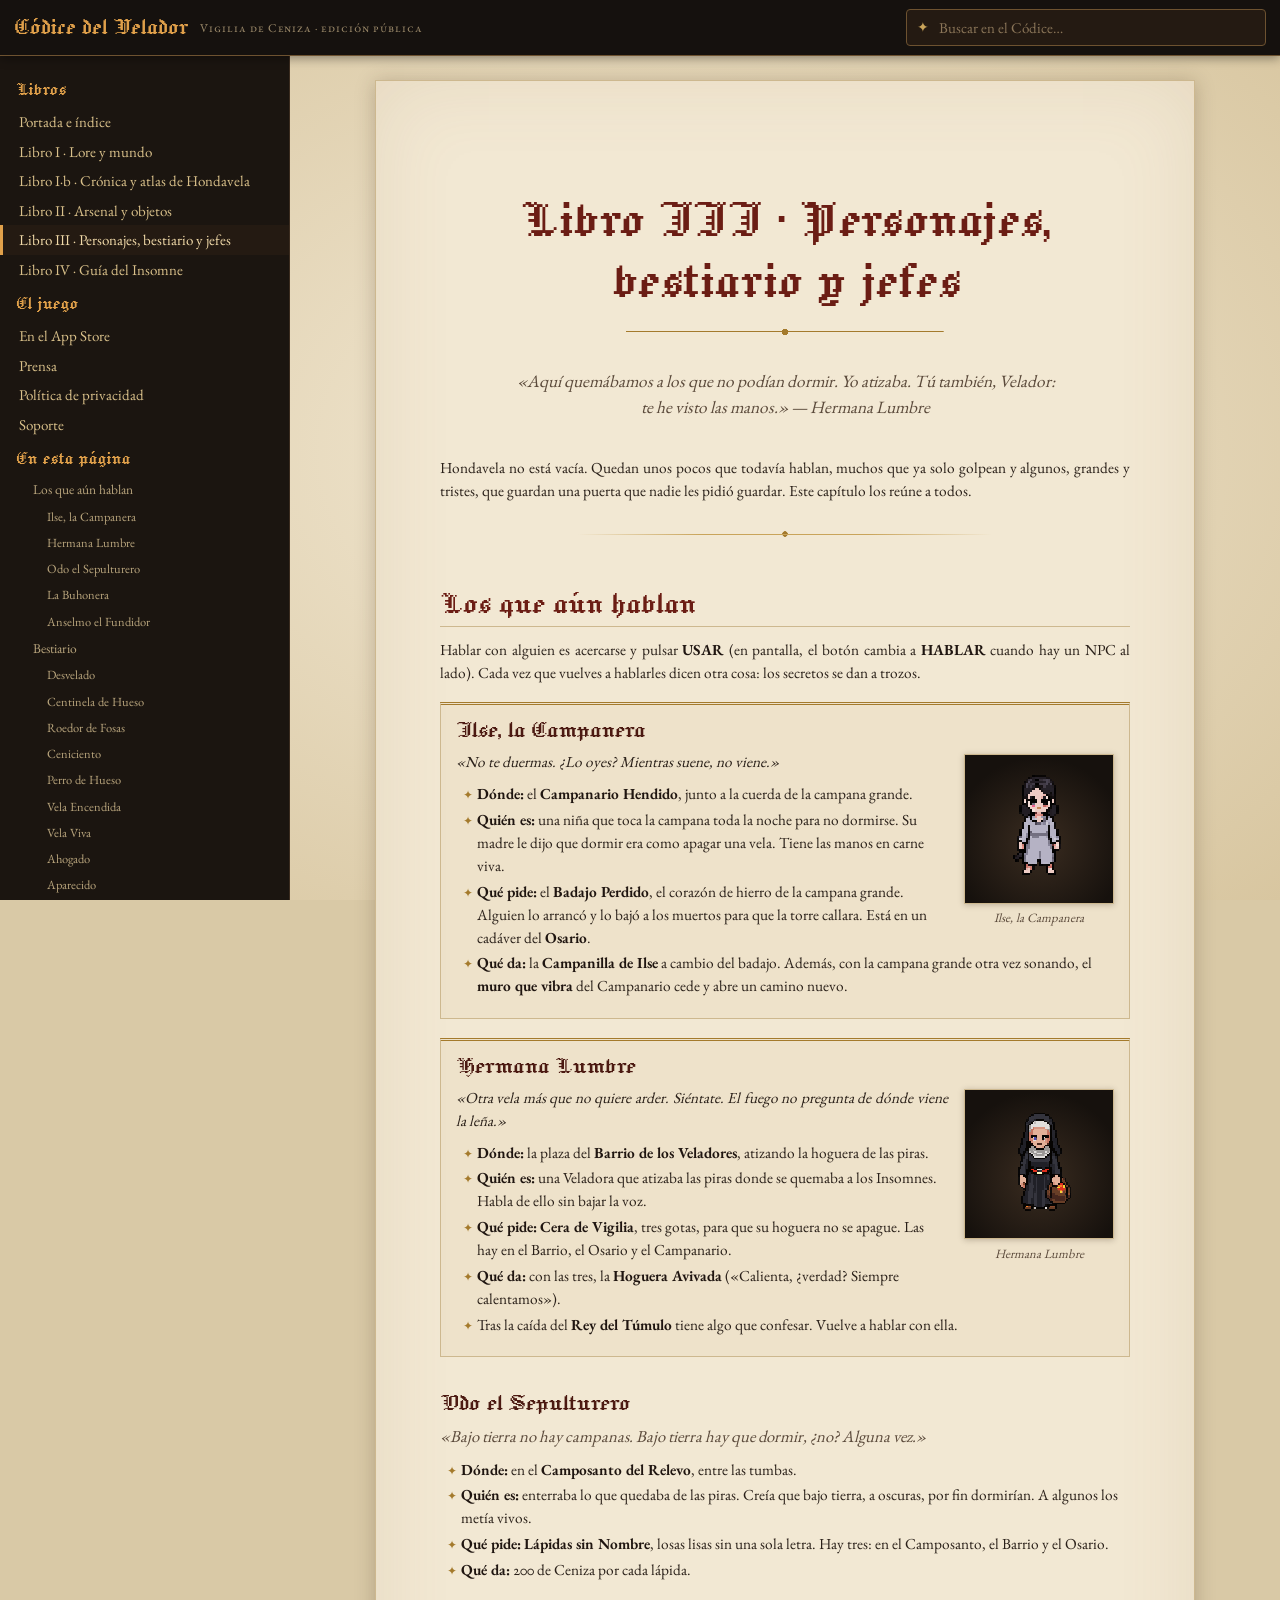
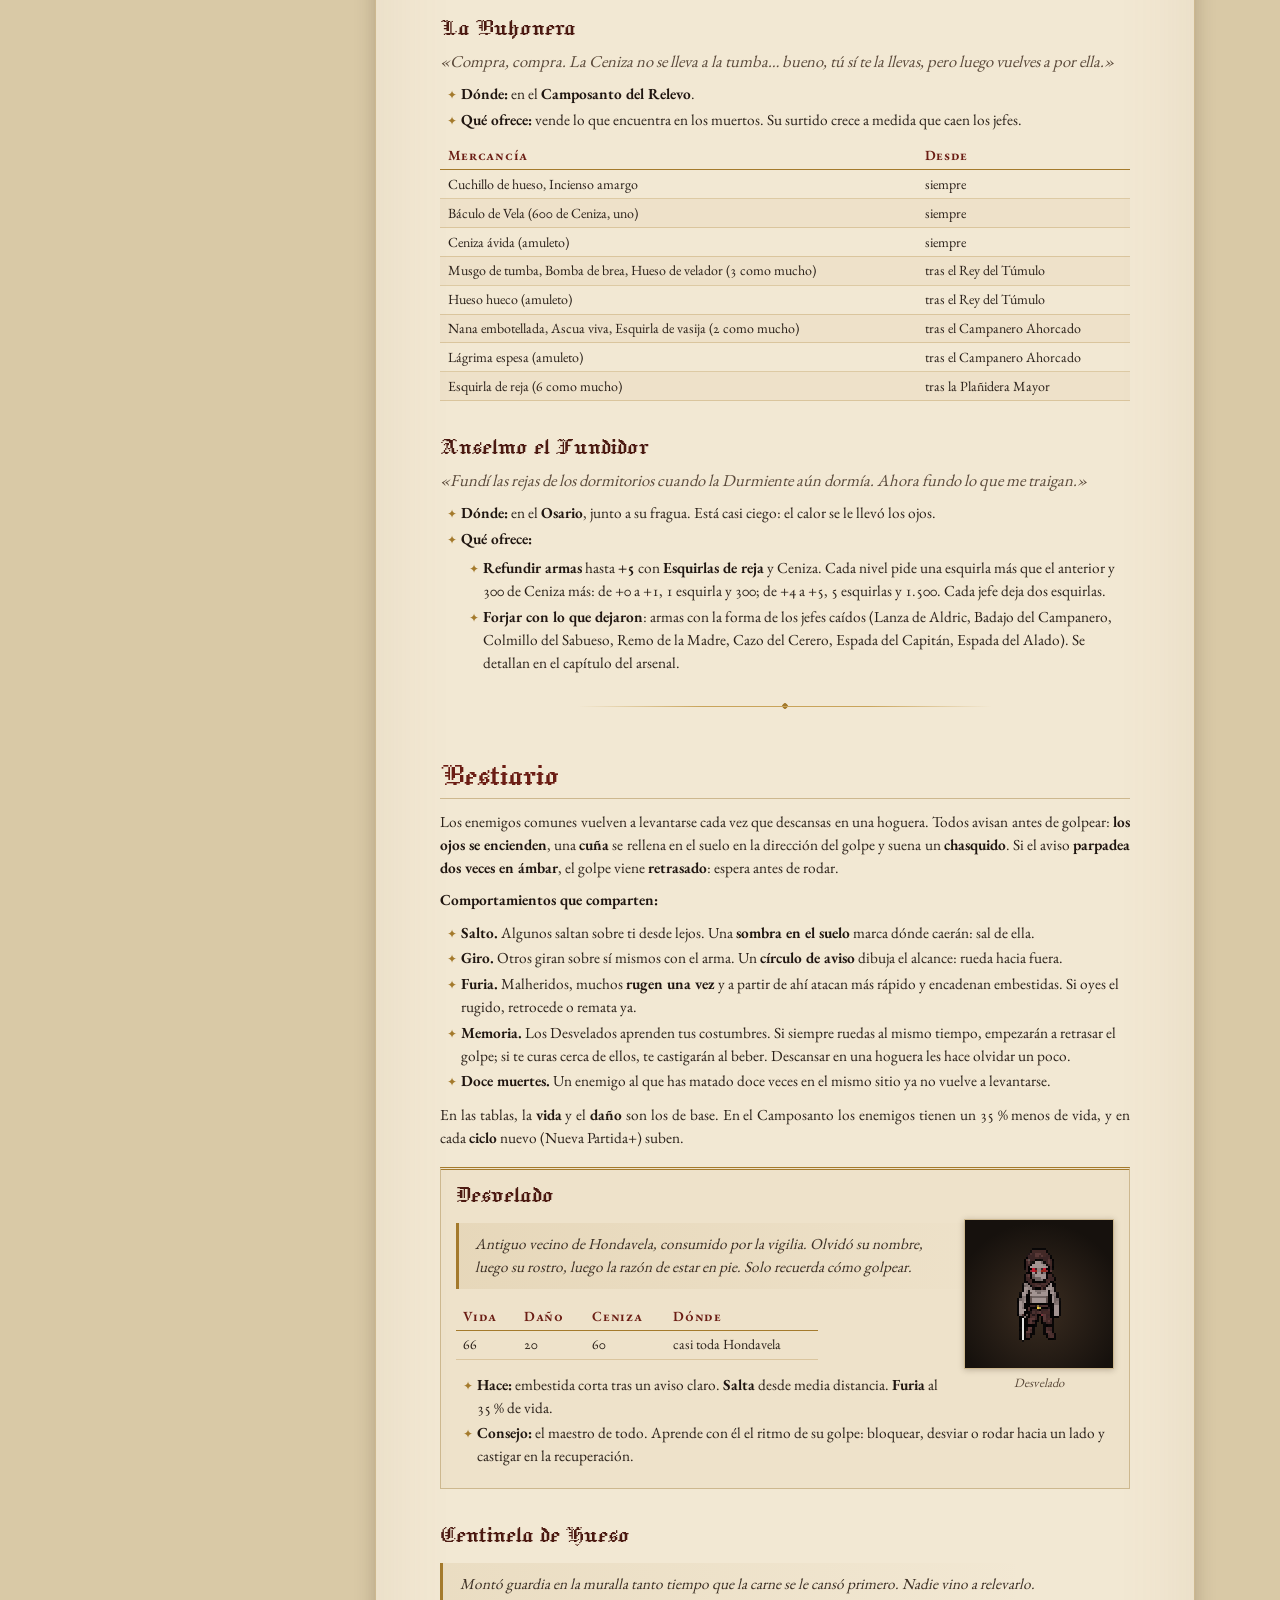
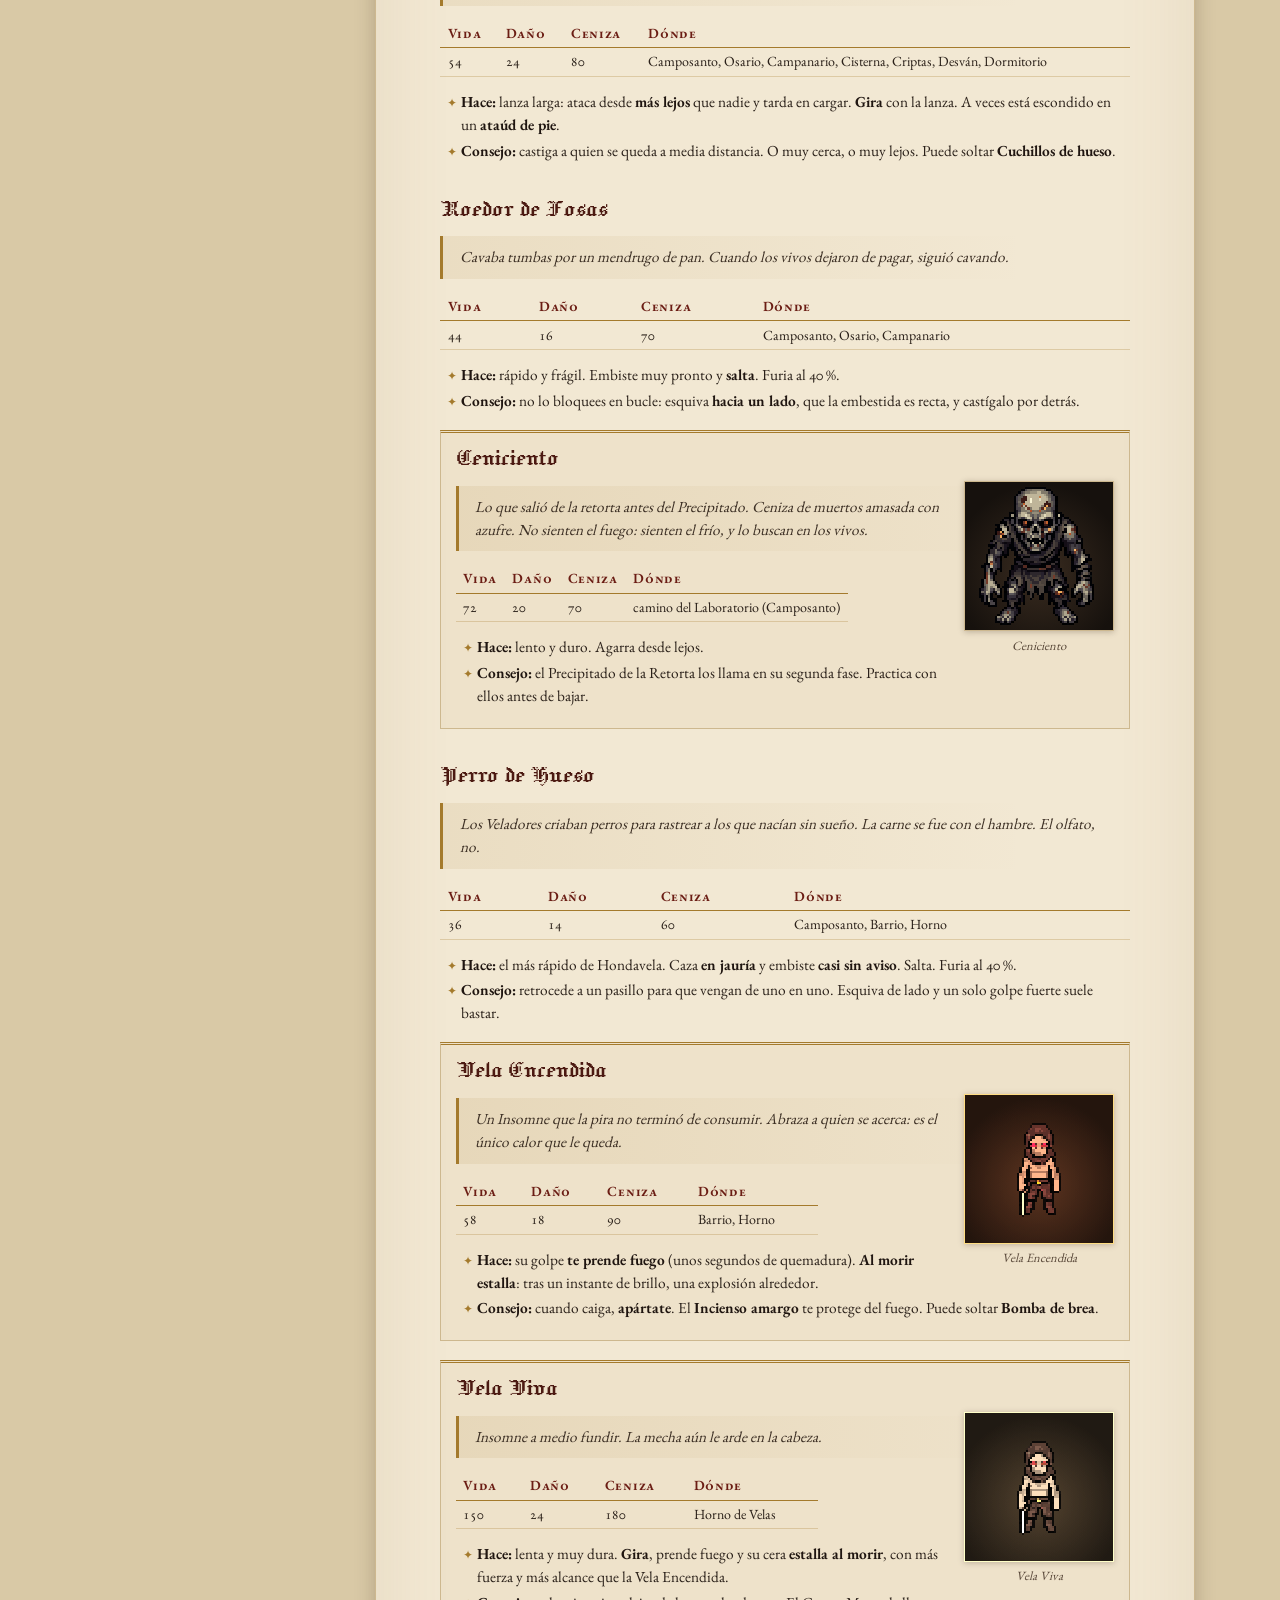
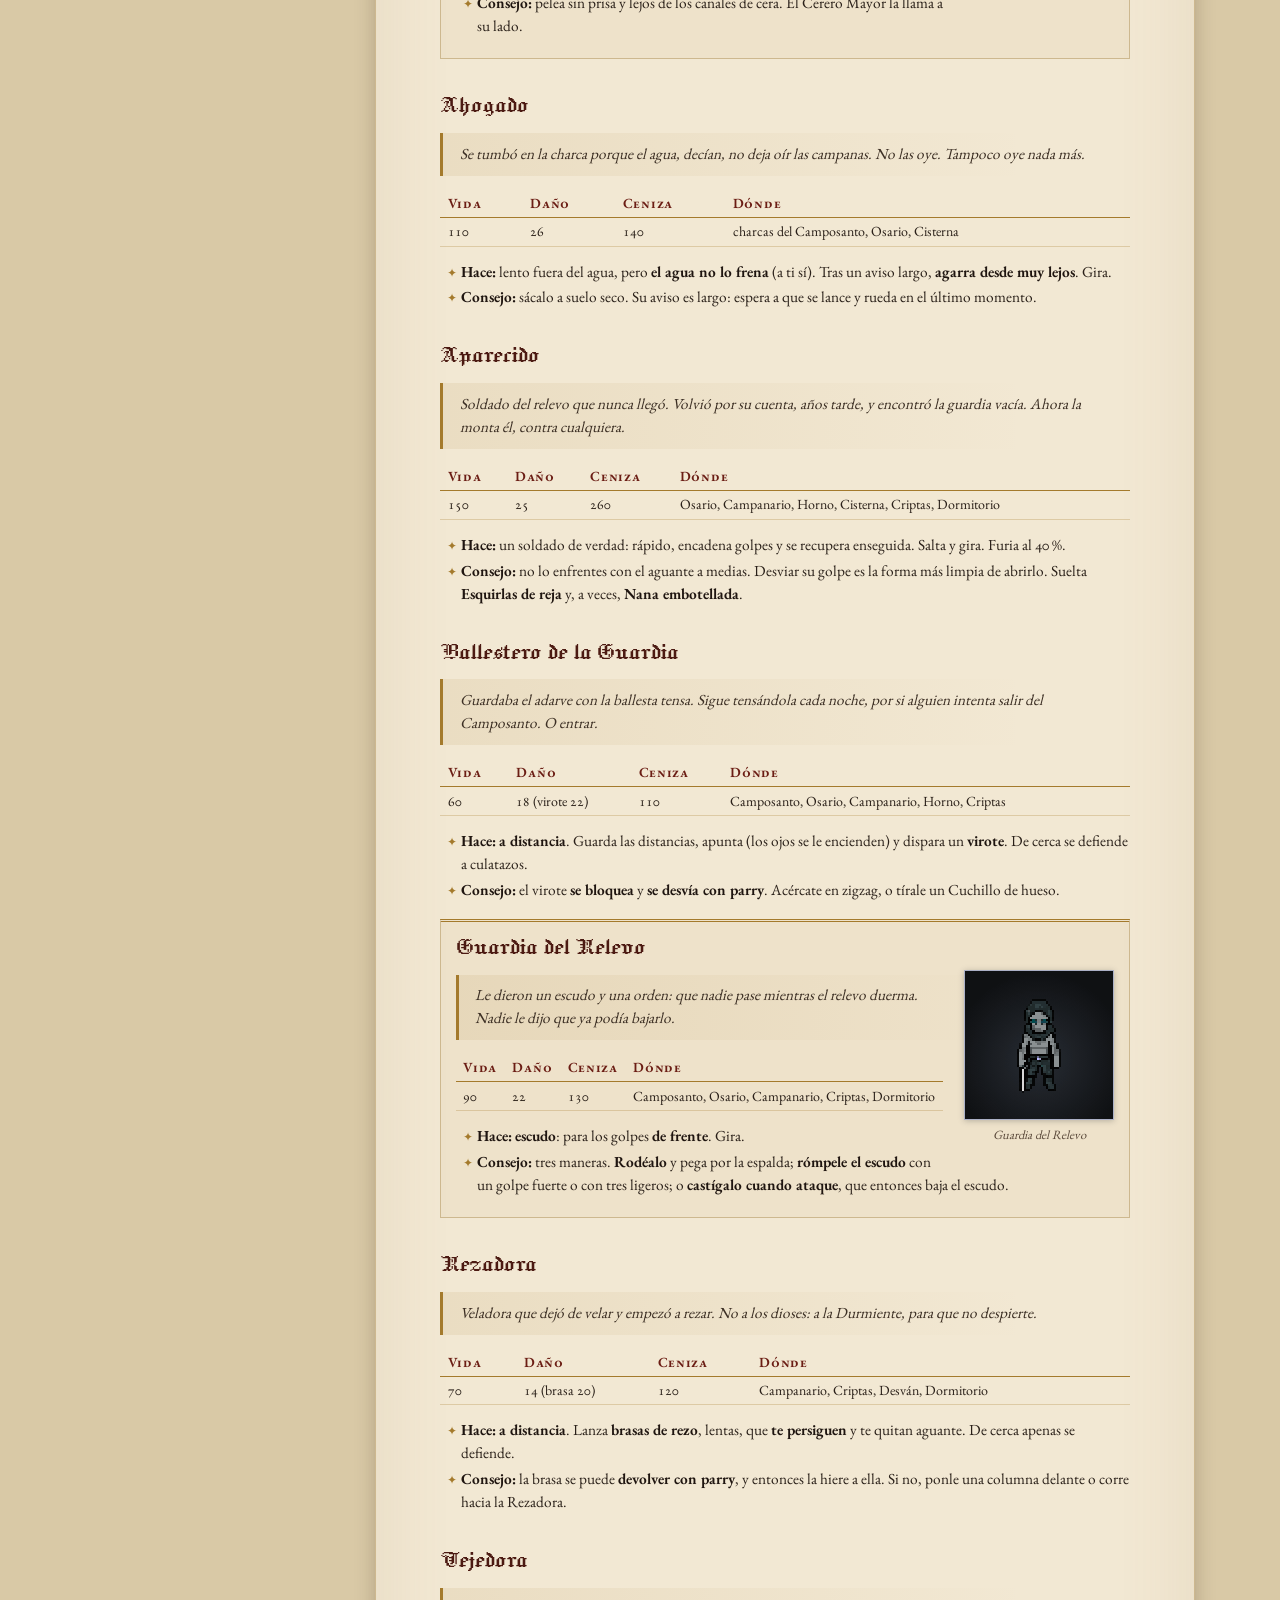
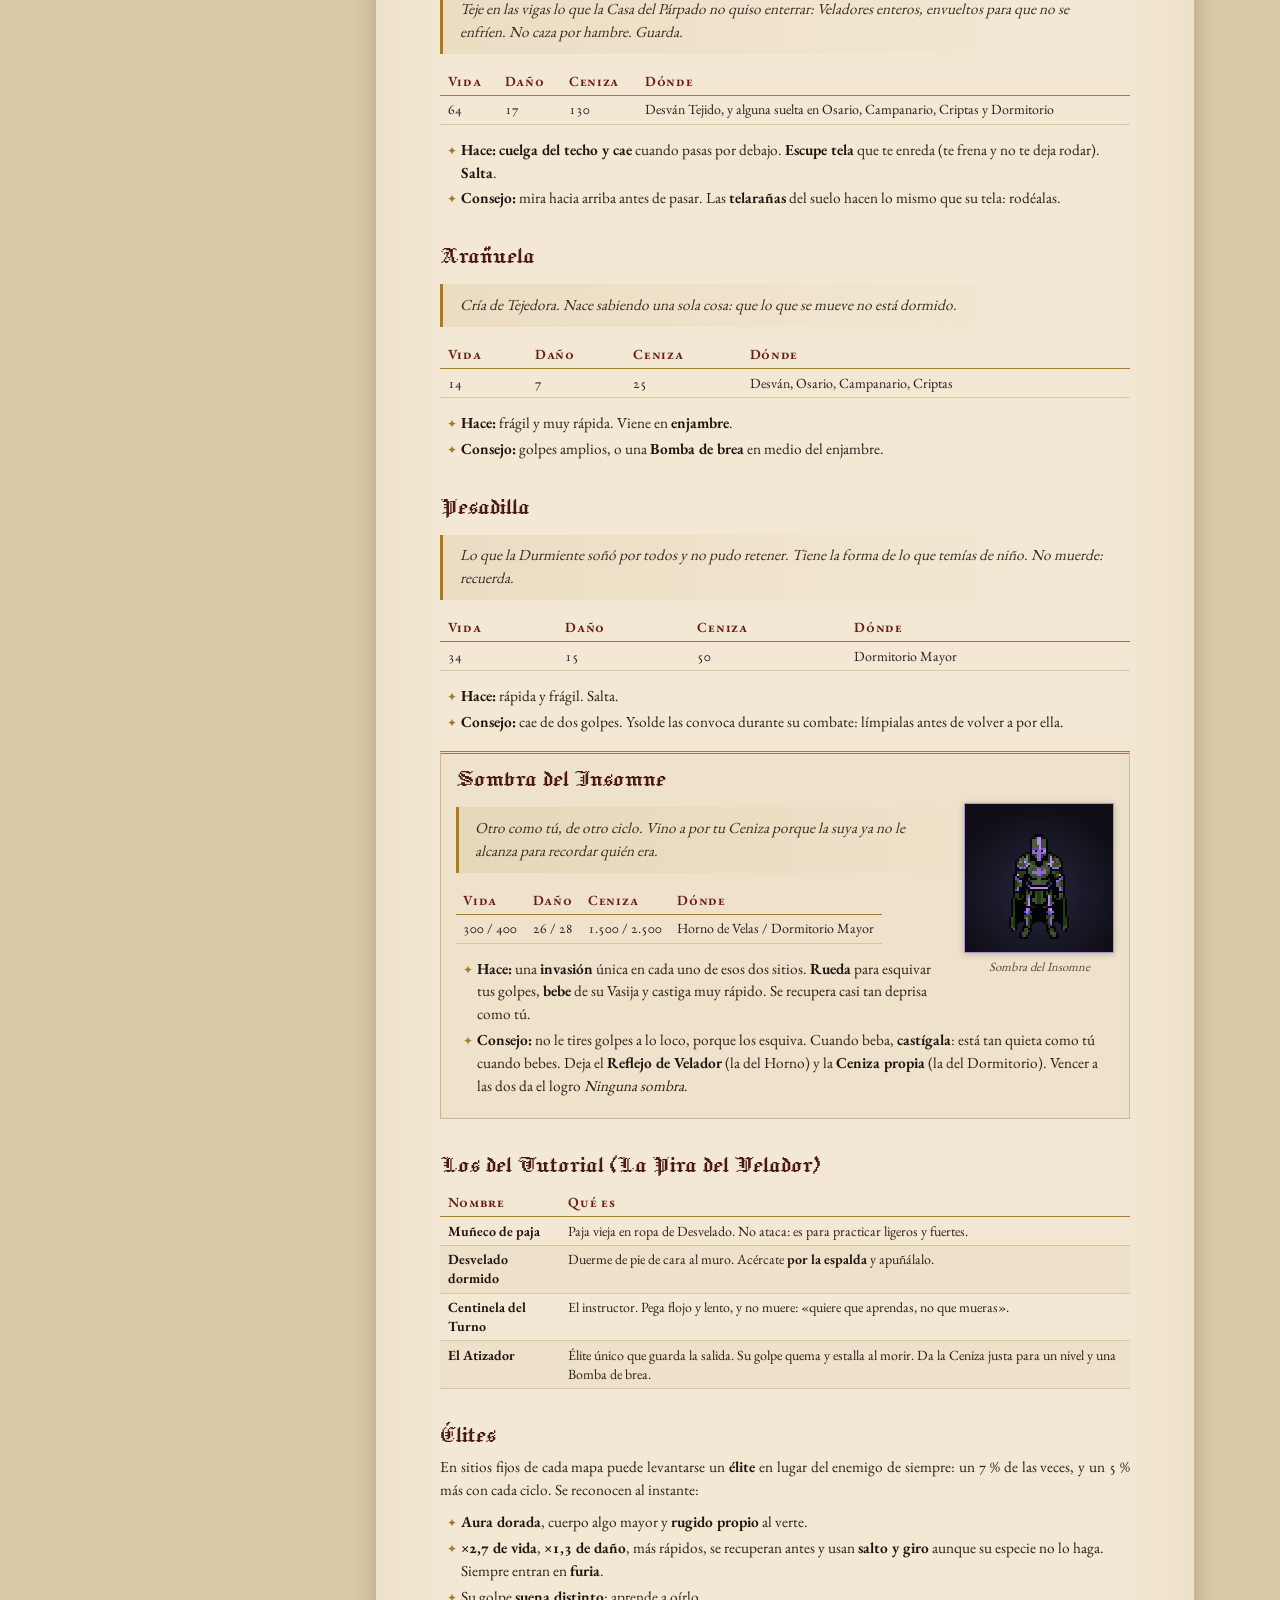
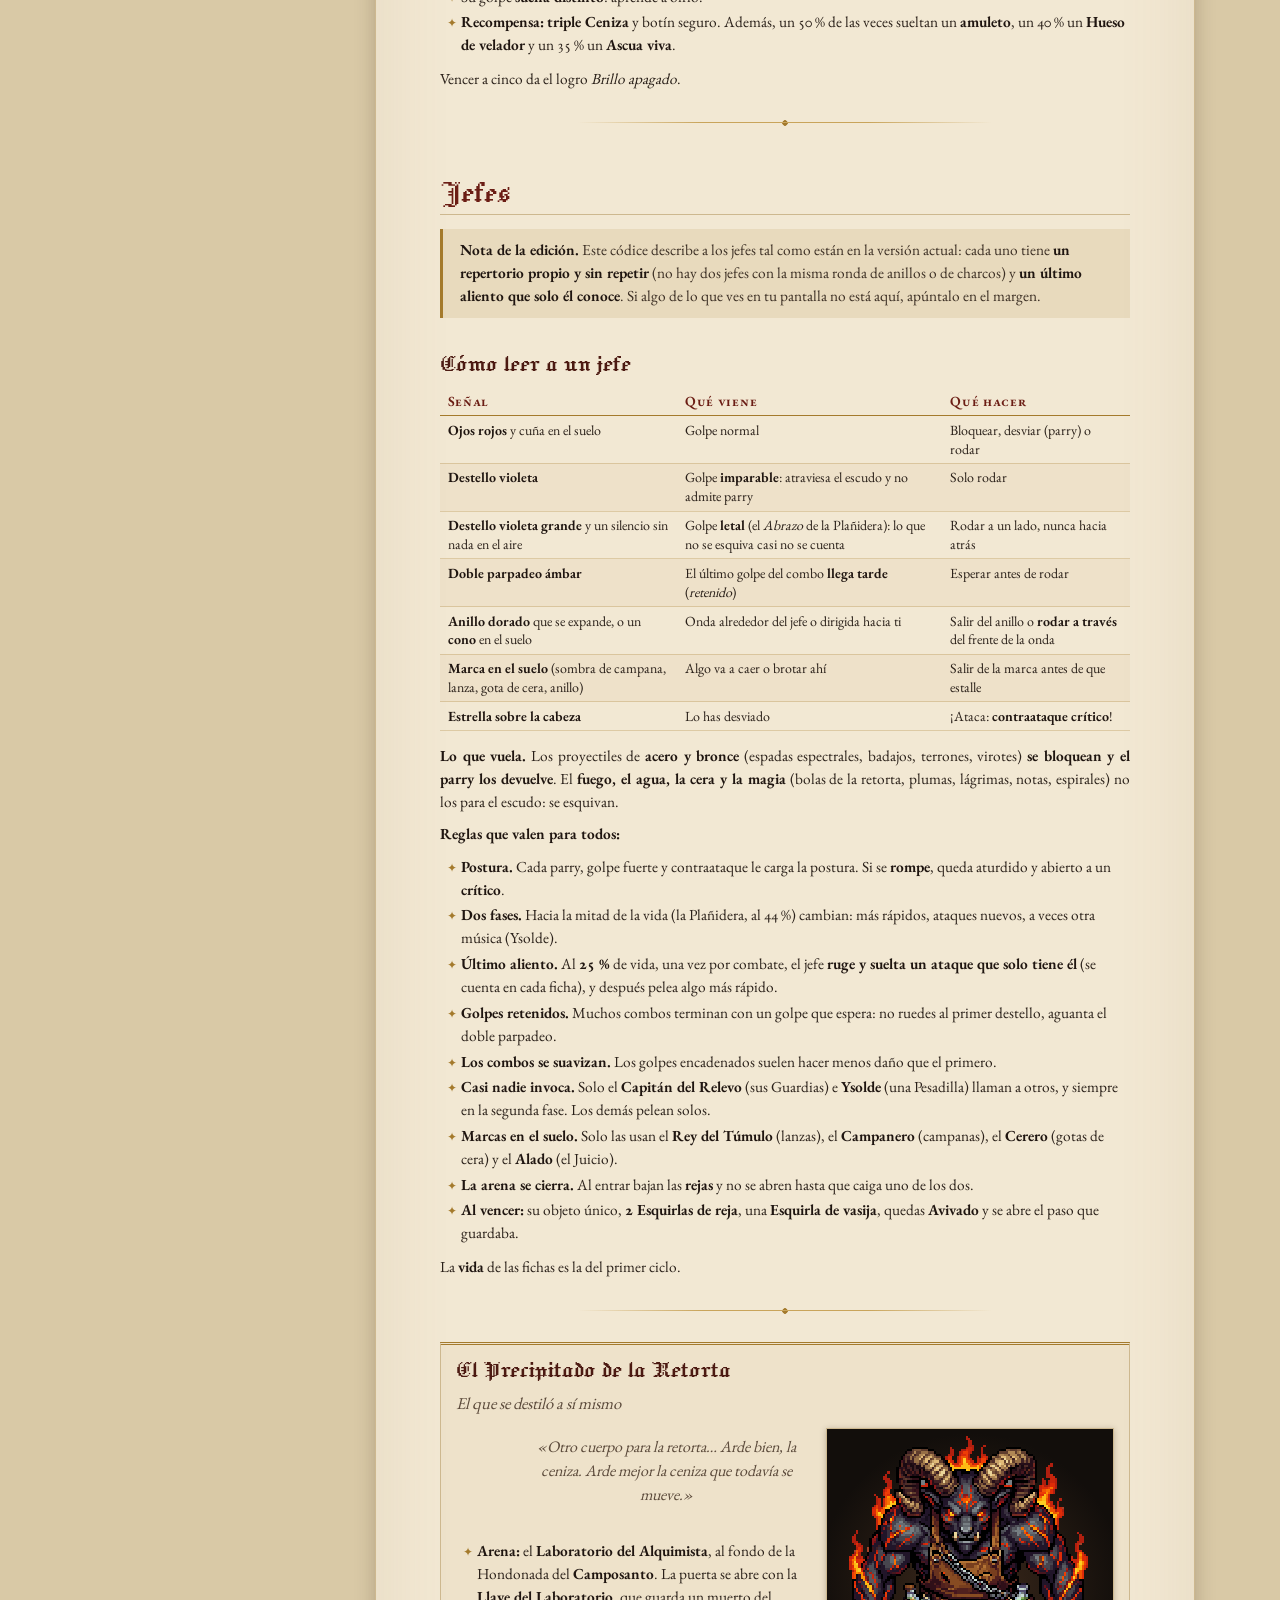
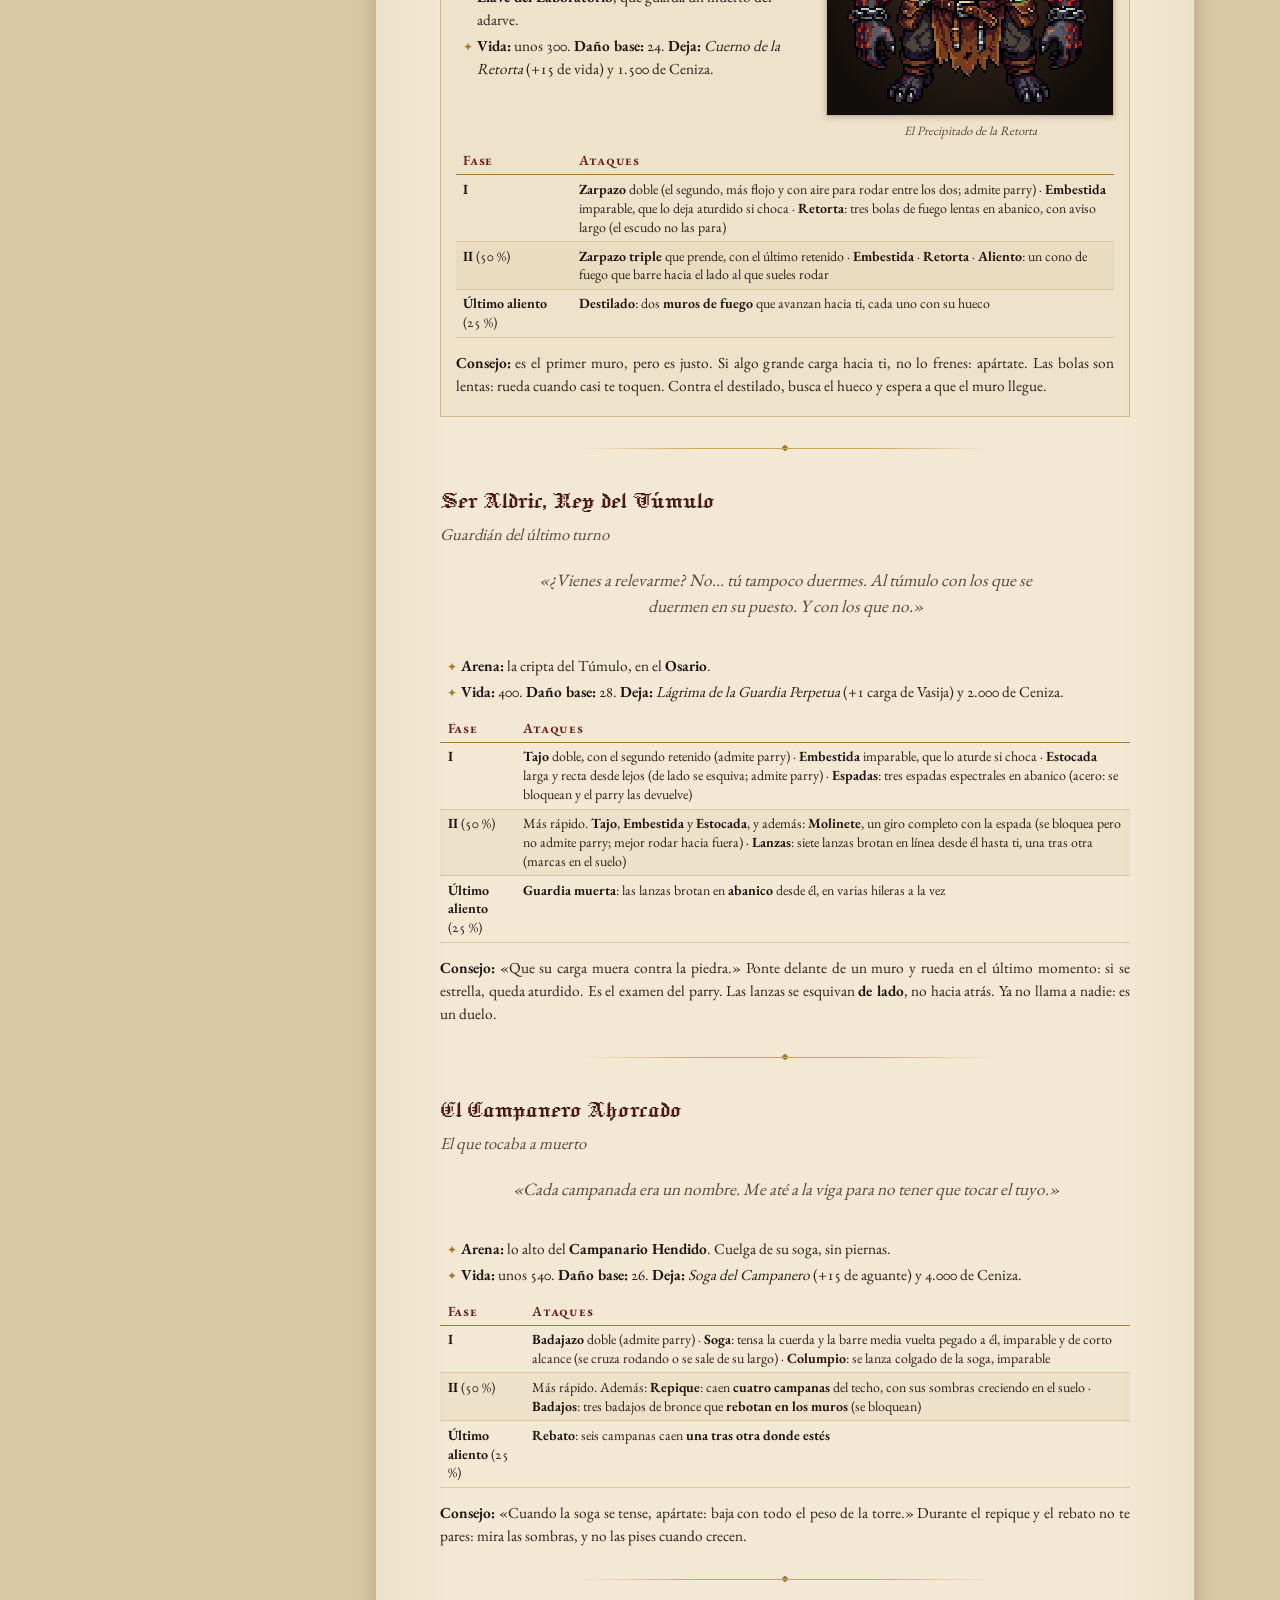
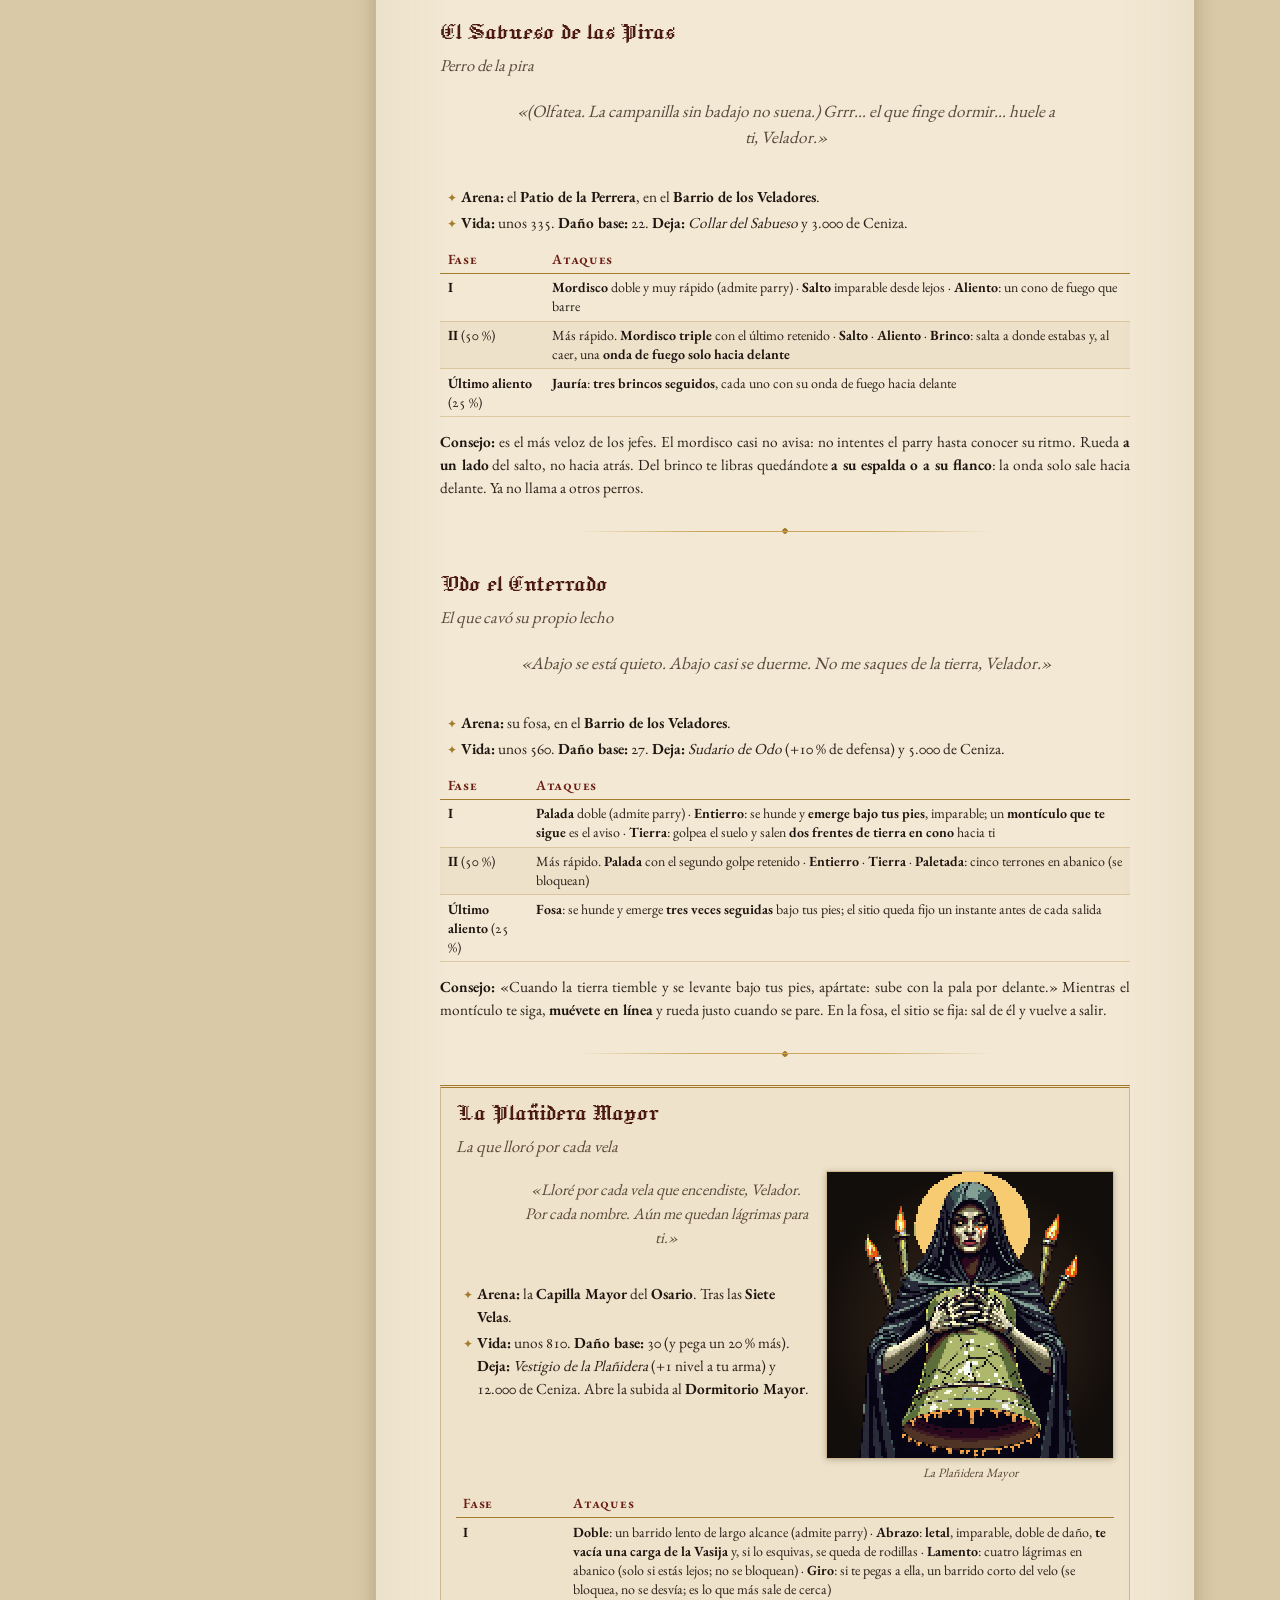
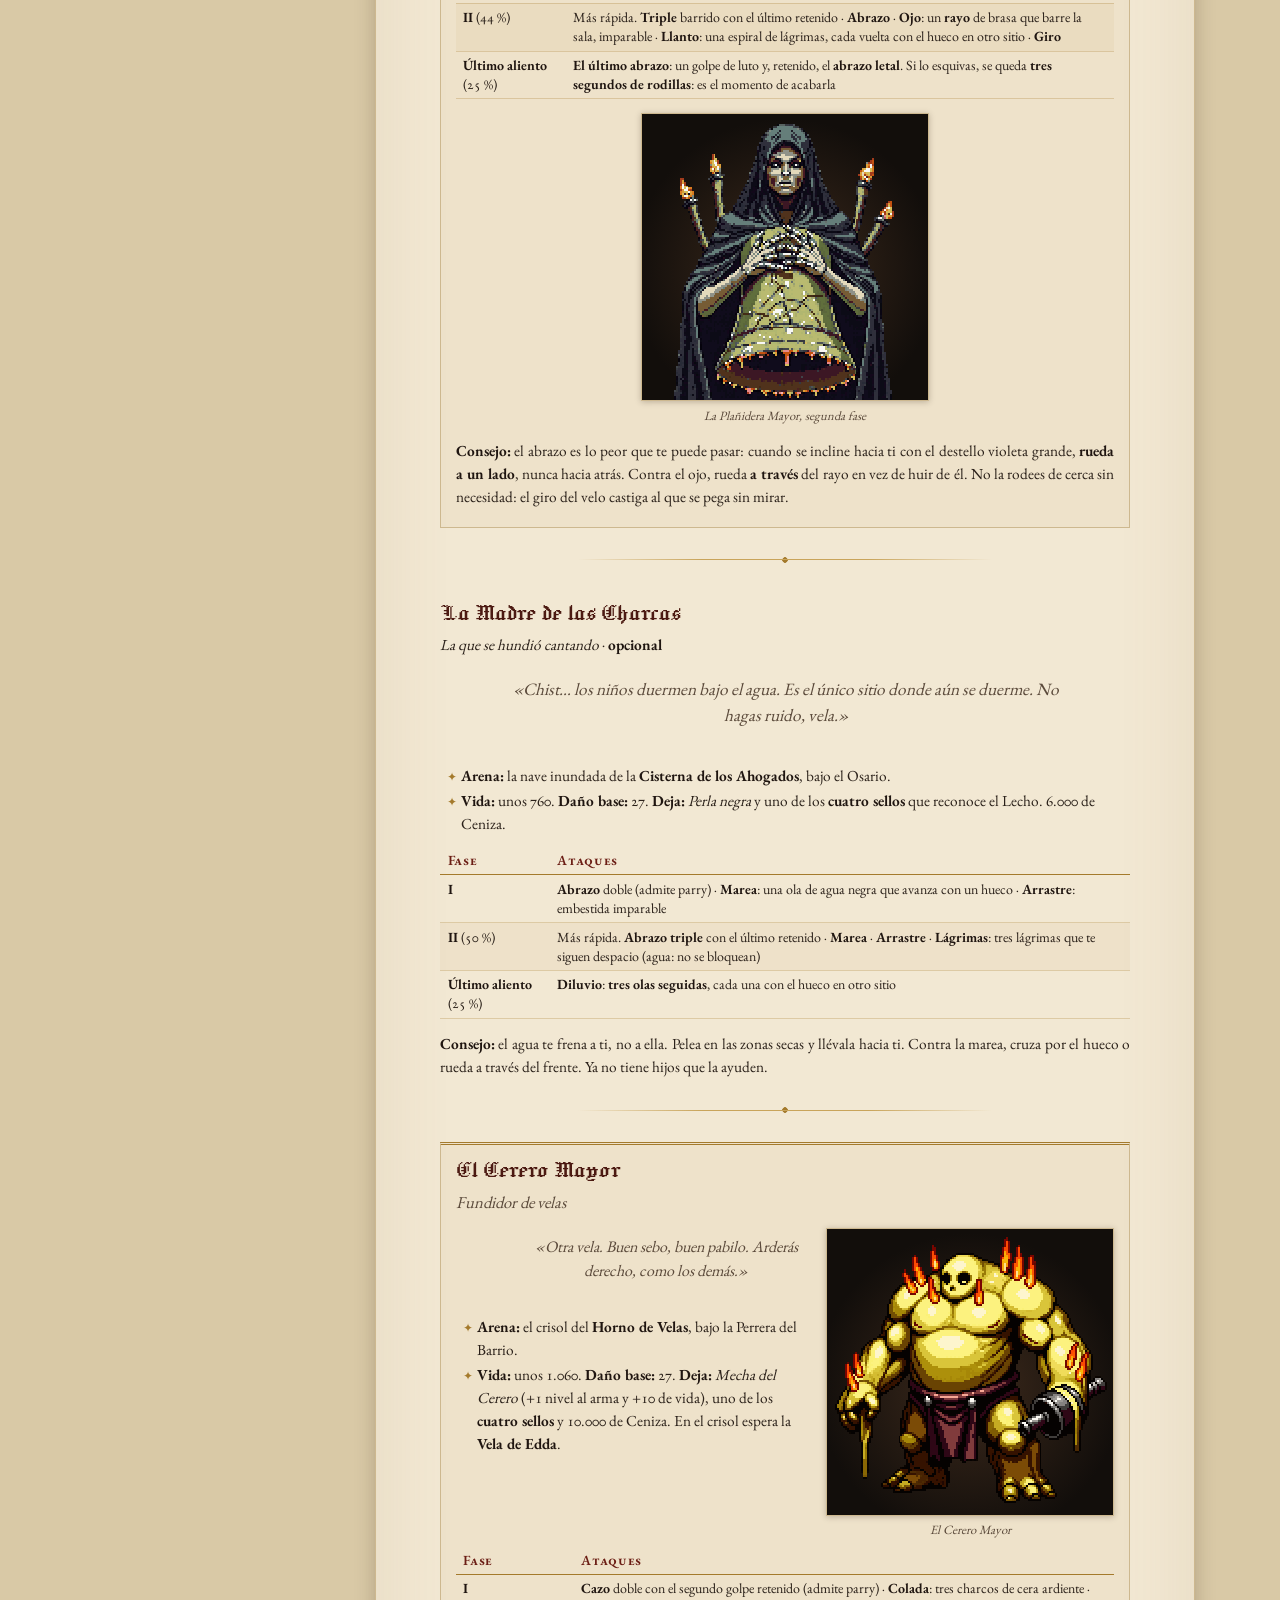
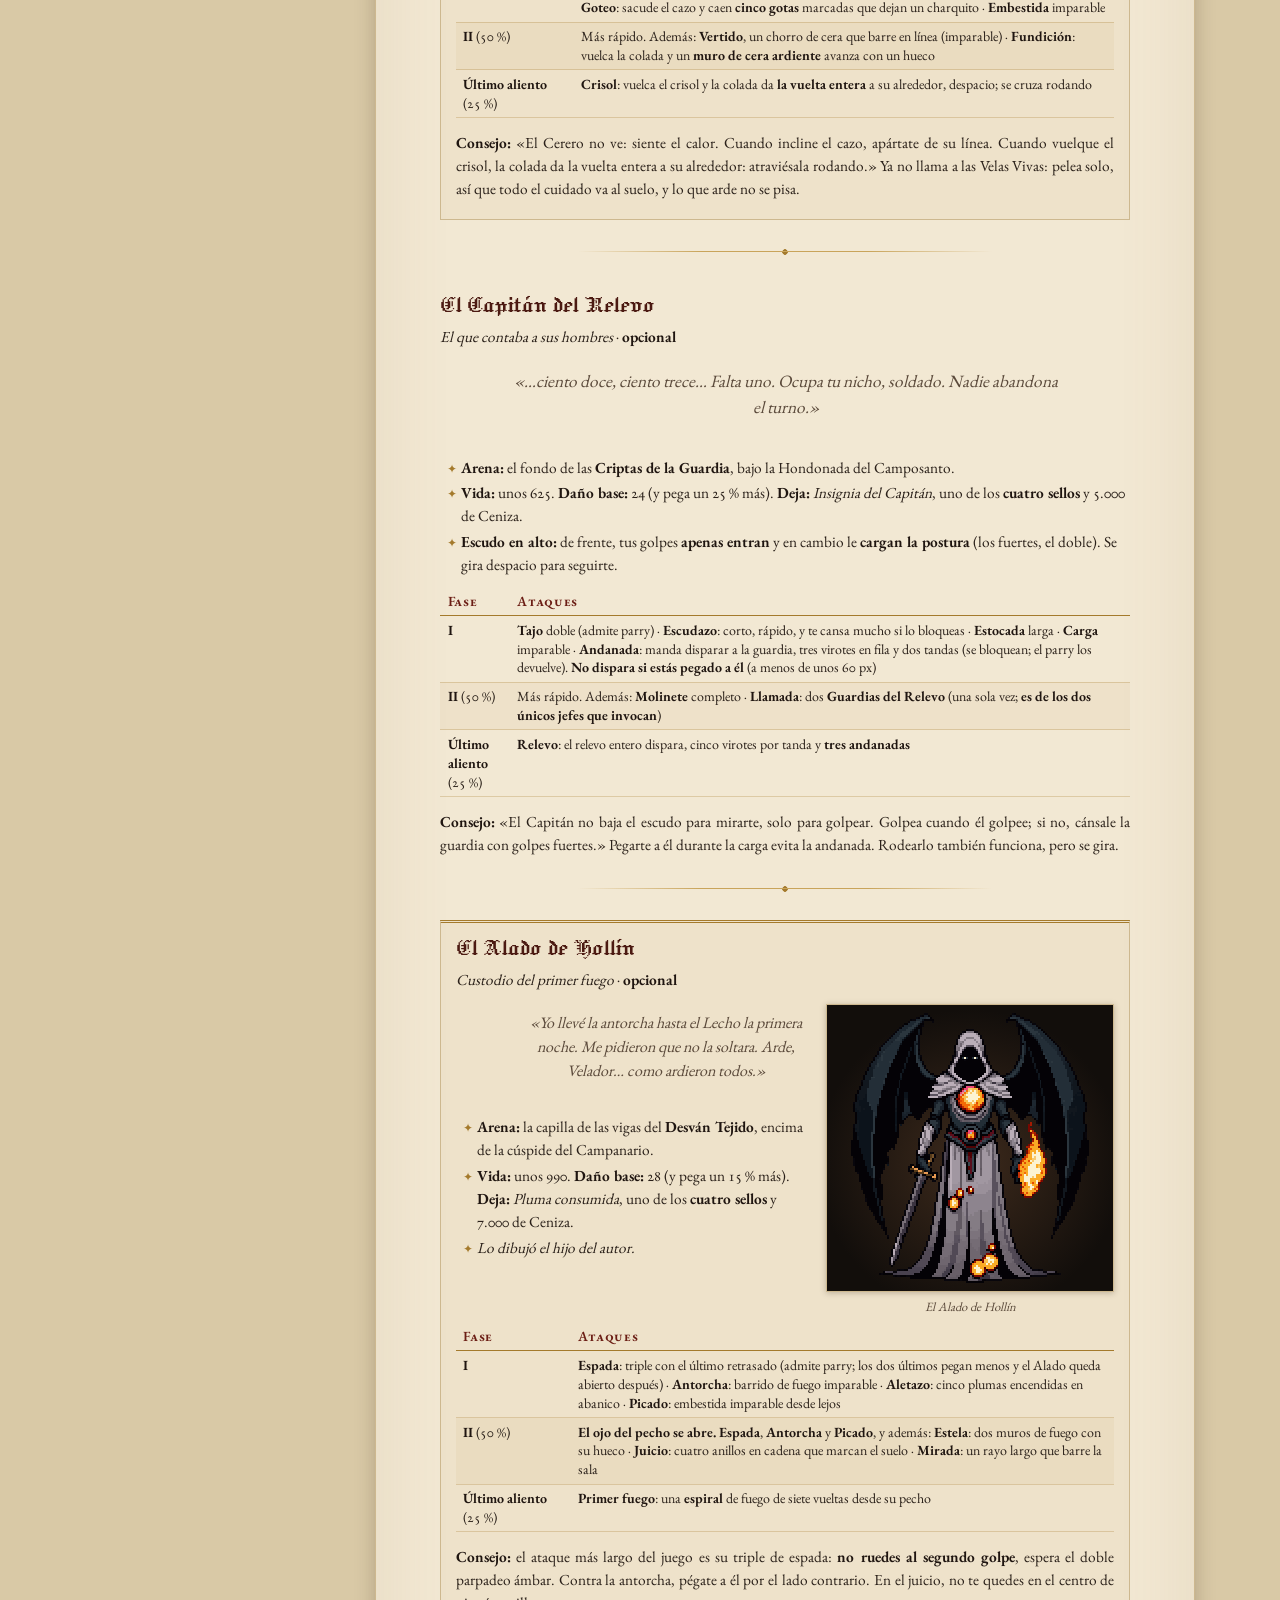
<file: 03_personajes_y_bestiario.html>
<!doctype html>
<html lang="es">
<head>
<meta charset="utf-8">
<meta name="viewport" content="width=device-width, initial-scale=1">
<title>Libro III · Personajes, bestiario y jefes — Códice del Velador · Vigilia de Ceniza</title>
<meta name="description" content="Libro III · Personajes, bestiario y jefes. «Aquí quemábamos a los que no podían dormir. Yo atizaba. Tú también, Velador: te he visto las manos.» — Hermana…">
<link rel="canonical" href="https://ncsconsulting-develops.github.io/vigilia-de-ceniza/03_personajes_y_bestiario.html">
<meta property="og:type" content="website">
<meta property="og:site_name" content="Vigilia de Ceniza">
<meta property="og:locale" content="es_ES">
<meta property="og:title" content="Libro III · Personajes, bestiario y jefes — Códice del Velador · Vigilia de Ceniza">
<meta property="og:description" content="Libro III · Personajes, bestiario y jefes. «Aquí quemábamos a los que no podían dormir. Yo atizaba. Tú también, Velador: te he visto las manos.» — Hermana…">
<meta property="og:url" content="https://ncsconsulting-develops.github.io/vigilia-de-ceniza/03_personajes_y_bestiario.html">
<meta property="og:image" content="https://ncsconsulting-develops.github.io/vigilia-de-ceniza/img/og_vigilia.jpg">
<meta property="og:image:width" content="1200">
<meta property="og:image:height" content="630">
<meta property="og:image:type" content="image/jpeg">
<meta property="og:image:alt" content="Vigilia de Ceniza: una catedral de noche sobre Hondavela. Nadie duerme en Hondavela. Ya disponible en el App Store.">
<meta name="twitter:card" content="summary_large_image">
<meta name="twitter:title" content="Libro III · Personajes, bestiario y jefes — Códice del Velador · Vigilia de Ceniza">
<meta name="twitter:description" content="Libro III · Personajes, bestiario y jefes. «Aquí quemábamos a los que no podían dormir. Yo atizaba. Tú también, Velador: te he visto las manos.» — Hermana…">
<meta name="twitter:image" content="https://ncsconsulting-develops.github.io/vigilia-de-ceniza/img/og_vigilia.jpg">
<meta name="twitter:image:alt" content="Vigilia de Ceniza: una catedral de noche sobre Hondavela. Nadie duerme en Hondavela. Ya disponible en el App Store.">
<meta name="theme-color" content="#15110e">

<link rel="stylesheet" href="estilo.css">
<link rel="stylesheet" href="sitio.css">
<link rel="icon" href="img/favicon.svg" type="image/svg+xml">
</head>
<body>
<header class="barra">
<button class="menu-btn" id="menu-btn" aria-label="Menú">☰ Índice</button>
<a class="titulo" href="index.html">Códice del Velador</a>
<span class="sub">Vigilia de Ceniza · edición pública</span>
<div class="buscar"><input id="buscar" type="search" placeholder="Buscar en el Códice…" autocomplete="off" aria-label="Buscar"><div class="resultados" id="resultados"></div></div>
</header>
<div class="velo" id="velo"></div>
<nav class="lateral" aria-label="Capítulos">
<h2>Libros</h2><ul>
<li><a href="index.html" data-cap="00">Portada e índice</a></li>
<li><a href="01_lore.html" data-cap="01">Libro I · Lore y mundo</a></li>
<li><a href="01b_cronica.html" data-cap="01b">Libro I·b · Crónica y atlas de Hondavela</a></li>
<li><a href="02_arsenal.html" data-cap="02">Libro II · Arsenal y objetos</a></li>
<li><a href="03_personajes_y_bestiario.html" data-cap="03" class="actual">Libro III · Personajes, bestiario y jefes</a></li>
<li><a href="04_guia.html" data-cap="04">Libro IV · Guía del Insomne</a></li>
</ul>
<h2>El juego</h2><ul><li><a href="https://apps.apple.com/app/id6823702349">En el App Store</a></li><li><a href="presskit.html" data-cap="prensa">Prensa</a></li><li><a href="privacy.html">Política de privacidad</a></li><li><a href="support.html">Soporte</a></li></ul><h2>En esta página</h2><ul class="secciones"><li><a class="n2" href="#los-que-aún-hablan">Los que aún hablan</a></li><li><a class="n3" href="#ilse-la-campanera">Ilse, la Campanera</a></li><li><a class="n3" href="#hermana-lumbre">Hermana Lumbre</a></li><li><a class="n3" href="#odo-el-sepulturero">Odo el Sepulturero</a></li><li><a class="n3" href="#la-buhonera">La Buhonera</a></li><li><a class="n3" href="#anselmo-el-fundidor">Anselmo el Fundidor</a></li><li><a class="n2" href="#bestiario">Bestiario</a></li><li><a class="n3" href="#desvelado">Desvelado</a></li><li><a class="n3" href="#centinela-de-hueso">Centinela de Hueso</a></li><li><a class="n3" href="#roedor-de-fosas">Roedor de Fosas</a></li><li><a class="n3" href="#ceniciento">Ceniciento</a></li><li><a class="n3" href="#perro-de-hueso">Perro de Hueso</a></li><li><a class="n3" href="#vela-encendida">Vela Encendida</a></li><li><a class="n3" href="#vela-viva">Vela Viva</a></li><li><a class="n3" href="#ahogado">Ahogado</a></li><li><a class="n3" href="#aparecido">Aparecido</a></li><li><a class="n3" href="#ballestero-de-la-guardia">Ballestero de la Guardia</a></li><li><a class="n3" href="#guardia-del-relevo">Guardia del Relevo</a></li><li><a class="n3" href="#rezadora">Rezadora</a></li><li><a class="n3" href="#tejedora">Tejedora</a></li><li><a class="n3" href="#arañuela">Arañuela</a></li><li><a class="n3" href="#pesadilla">Pesadilla</a></li><li><a class="n3" href="#sombra-del-insomne">Sombra del Insomne</a></li><li><a class="n3" href="#los-del-tutorial-la-pira-del-velador">Los del Tutorial (La Pira del Velador)</a></li><li><a class="n3" href="#élites">Élites</a></li><li><a class="n2" href="#jefes">Jefes</a></li><li><a class="n3" href="#cómo-leer-a-un-jefe">Cómo leer a un jefe</a></li><li><a class="n3" href="#el-precipitado-de-la-retorta">El Precipitado de la Retorta</a></li><li><a class="n3" href="#ser-aldric-rey-del-túmulo">Ser Aldric, Rey del Túmulo</a></li><li><a class="n3" href="#el-campanero-ahorcado">El Campanero Ahorcado</a></li><li><a class="n3" href="#el-sabueso-de-las-piras">El Sabueso de las Piras</a></li><li><a class="n3" href="#odo-el-enterrado">Odo el Enterrado</a></li><li><a class="n3" href="#la-plañidera-mayor">La Plañidera Mayor</a></li><li><a class="n3" href="#la-madre-de-las-charcas">La Madre de las Charcas</a></li><li><a class="n3" href="#el-cerero-mayor">El Cerero Mayor</a></li><li><a class="n3" href="#el-capitán-del-relevo">El Capitán del Relevo</a></li><li><a class="n3" href="#el-alado-de-hollín">El Alado de Hollín</a></li><li><a class="n3" href="#ysolde-la-durmiente">Ysolde, la Durmiente</a></li></ul>
<p class="pie-menu">Edición pública: sin desenlaces ni finales. <em>Vigilia de Ceniza</em> © 2026 NCS Gaming.</p>
</nav>
<main class="contenido">
<section class="capitulo">
<h1 id="libro-iii--personajes-bestiario-y-jefes">Libro III · Personajes, bestiario y jefes</h1>
<blockquote class="epigrafe"><p>«Aquí quemábamos a los que no podían dormir. Yo atizaba. Tú también, Velador: te he visto las manos.» — Hermana Lumbre</p></blockquote>
<p>Hondavela no está vacía. Quedan unos pocos que todavía hablan, muchos que ya solo golpean y algunos, grandes y tristes, que guardan una puerta que nadie les pidió guardar. Este capítulo los reúne a todos.</p>
<hr>
<h2 id="los-que-aún-hablan">Los que aún hablan</h2>
<p>Hablar con alguien es acercarse y pulsar <strong>USAR</strong> (en pantalla, el botón cambia a <strong>HABLAR</strong> cuando hay un NPC al lado). Cada vez que vuelves a hablarles dicen otra cosa: los secretos se dan a trozos.</p>
<article class="ficha ficha-bestia">
<h3 id="ilse-la-campanera">Ilse, la Campanera</h3>
<figure class="retrato"><img src="img/sprites_ilse_rotations_south_hd.png" alt="Ilse, la Campanera" class="sprite" data-src="../assets/sprites/ilse/rotations/south.png" loading="lazy"><figcaption>Ilse, la Campanera</figcaption></figure>
<p><em>«No te duermas. ¿Lo oyes? Mientras suene, no viene.»</em></p>
<ul><li><strong>Dónde:</strong> el <strong>Campanario Hendido</strong>, junto a la cuerda de la campana grande.</li><li><strong>Quién es:</strong> una niña que toca la campana toda la noche para no dormirse. Su madre le dijo que dormir era como apagar una vela. Tiene las manos en carne viva.</li><li><strong>Qué pide:</strong> el <strong>Badajo Perdido</strong>, el corazón de hierro de la campana grande. Alguien lo arrancó y lo bajó a los muertos para que la torre callara. Está en un cadáver del <strong>Osario</strong>.</li><li><strong>Qué da:</strong> la <strong>Campanilla de Ilse</strong> a cambio del badajo. Además, con la campana grande otra vez sonando, el <strong>muro que vibra</strong> del Campanario cede y abre un camino nuevo.</li></ul>
</article>
<article class="ficha ficha-bestia">
<h3 id="hermana-lumbre">Hermana Lumbre</h3>
<figure class="retrato"><img src="img/sprites_lumbre_rotations_south_hd.png" alt="Hermana Lumbre" class="sprite" data-src="../assets/sprites/lumbre/rotations/south.png" loading="lazy"><figcaption>Hermana Lumbre</figcaption></figure>
<p><em>«Otra vela más que no quiere arder. Siéntate. El fuego no pregunta de dónde viene la leña.»</em></p>
<ul><li><strong>Dónde:</strong> la plaza del <strong>Barrio de los Veladores</strong>, atizando la hoguera de las piras.</li><li><strong>Quién es:</strong> una Veladora que atizaba las piras donde se quemaba a los Insomnes. Habla de ello sin bajar la voz.</li><li><strong>Qué pide:</strong> <strong>Cera de Vigilia</strong>, tres gotas, para que su hoguera no se apague. Las hay en el Barrio, el Osario y el Campanario.</li><li><strong>Qué da:</strong> con las tres, la <strong>Hoguera Avivada</strong> («Calienta, ¿verdad? Siempre calentamos»).</li><li>Tras la caída del <strong>Rey del Túmulo</strong> tiene algo que confesar. Vuelve a hablar con ella.</li></ul>
</article>
<h3 id="odo-el-sepulturero">Odo el Sepulturero</h3>
<p><em>«Bajo tierra no hay campanas. Bajo tierra hay que dormir, ¿no? Alguna vez.»</em></p>
<ul><li><strong>Dónde:</strong> en el <strong>Camposanto del Relevo</strong>, entre las tumbas.</li><li><strong>Quién es:</strong> enterraba lo que quedaba de las piras. Creía que bajo tierra, a oscuras, por fin dormirían. A algunos los metía vivos.</li><li><strong>Qué pide:</strong> <strong>Lápidas sin Nombre</strong>, losas lisas sin una sola letra. Hay tres: en el Camposanto, el Barrio y el Osario.</li><li><strong>Qué da:</strong> 200 de Ceniza por cada lápida.</li></ul>
<h3 id="la-buhonera">La Buhonera</h3>
<p><em>«Compra, compra. La Ceniza no se lleva a la tumba… bueno, tú sí te la llevas, pero luego vuelves a por ella.»</em></p>
<ul><li><strong>Dónde:</strong> en el <strong>Camposanto del Relevo</strong>.</li><li><strong>Qué ofrece:</strong> vende lo que encuentra en los muertos. Su surtido crece a medida que caen los jefes.</li></ul>
<table class="cols-2"><thead><tr><th>Mercancía</th><th>Desde</th></tr></thead><tbody><tr><td>Cuchillo de hueso, Incienso amargo</td><td>siempre</td></tr><tr><td>Báculo de Vela (600 de Ceniza, uno)</td><td>siempre</td></tr><tr><td>Ceniza ávida (amuleto)</td><td>siempre</td></tr><tr><td>Musgo de tumba, Bomba de brea, Hueso de velador (3 como mucho)</td><td>tras el Rey del Túmulo</td></tr><tr><td>Hueso hueco (amuleto)</td><td>tras el Rey del Túmulo</td></tr><tr><td>Nana embotellada, Ascua viva, Esquirla de vasija (2 como mucho)</td><td>tras el Campanero Ahorcado</td></tr><tr><td>Lágrima espesa (amuleto)</td><td>tras el Campanero Ahorcado</td></tr><tr><td>Esquirla de reja (6 como mucho)</td><td>tras la Plañidera Mayor</td></tr></tbody></table>
<h3 id="anselmo-el-fundidor">Anselmo el Fundidor</h3>
<p><em>«Fundí las rejas de los dormitorios cuando la Durmiente aún dormía. Ahora fundo lo que me traigan.»</em></p>
<ul><li><strong>Dónde:</strong> en el <strong>Osario</strong>, junto a su fragua. Está casi ciego: el calor se le llevó los ojos.</li><li><strong>Qué ofrece:</strong><ul><li><strong>Refundir armas</strong> hasta <strong>+5</strong> con <strong>Esquirlas de reja</strong> y Ceniza. Cada nivel pide una esquirla más que el anterior y 300 de Ceniza más: de +0 a +1, 1 esquirla y 300; de +4 a +5, 5 esquirlas y 1.500. Cada jefe deja dos esquirlas.</li><li><strong>Forjar con lo que dejaron</strong>: armas con la forma de los jefes caídos (Lanza de Aldric, Badajo del Campanero, Colmillo del Sabueso, Remo de la Madre, Cazo del Cerero, Espada del Capitán, Espada del Alado). Se detallan en el capítulo del arsenal.</li></ul></li></ul>
<hr>
<h2 id="bestiario">Bestiario</h2>
<p>Los enemigos comunes vuelven a levantarse cada vez que descansas en una hoguera. Todos avisan antes de golpear: <strong>los ojos se encienden</strong>, una <strong>cuña</strong> se rellena en el suelo en la dirección del golpe y suena un <strong>chasquido</strong>. Si el aviso <strong>parpadea dos veces en ámbar</strong>, el golpe viene <strong>retrasado</strong>: espera antes de rodar.</p>
<p><strong>Comportamientos que comparten:</strong></p>
<ul><li><strong>Salto.</strong> Algunos saltan sobre ti desde lejos. Una <strong>sombra en el suelo</strong> marca dónde caerán: sal de ella.</li><li><strong>Giro.</strong> Otros giran sobre sí mismos con el arma. Un <strong>círculo de aviso</strong> dibuja el alcance: rueda hacia fuera.</li><li><strong>Furia.</strong> Malheridos, muchos <strong>rugen una vez</strong> y a partir de ahí atacan más rápido y encadenan embestidas. Si oyes el rugido, retrocede o remata ya.</li><li><strong>Memoria.</strong> Los Desvelados aprenden tus costumbres. Si siempre ruedas al mismo tiempo, empezarán a retrasar el golpe; si te curas cerca de ellos, te castigarán al beber. Descansar en una hoguera les hace olvidar un poco.</li><li><strong>Doce muertes.</strong> Un enemigo al que has matado doce veces en el mismo sitio ya no vuelve a levantarse.</li></ul>
<p>En las tablas, la <strong>vida</strong> y el <strong>daño</strong> son los de base. En el Camposanto los enemigos tienen un 35 % menos de vida, y en cada <strong>ciclo</strong> nuevo (Nueva Partida+) suben.</p>
<article class="ficha ficha-bestia">
<h3 id="desvelado">Desvelado</h3>
<figure class="retrato"><img src="img/sprites_desvelado_rotations_south_hd.png" alt="Desvelado" class="sprite" data-src="../assets/sprites/desvelado/rotations/south.png" loading="lazy"><figcaption>Desvelado</figcaption></figure>
<blockquote><p>Antiguo vecino de Hondavela, consumido por la vigilia. Olvidó su nombre, luego su rostro, luego la razón de estar en pie. Solo recuerda cómo golpear.</p></blockquote>
<table class="cols-4"><thead><tr><th>Vida</th><th>Daño</th><th>Ceniza</th><th>Dónde</th></tr></thead><tbody><tr><td>66</td><td>20</td><td>60</td><td>casi toda Hondavela</td></tr></tbody></table>
<ul><li><strong>Hace:</strong> embestida corta tras un aviso claro. <strong>Salta</strong> desde media distancia. <strong>Furia</strong> al 35 % de vida.</li><li><strong>Consejo:</strong> el maestro de todo. Aprende con él el ritmo de su golpe: bloquear, desviar o rodar hacia un lado y castigar en la recuperación.</li></ul>
</article>
<h3 id="centinela-de-hueso">Centinela de Hueso</h3>
<blockquote><p>Montó guardia en la muralla tanto tiempo que la carne se le cansó primero. Nadie vino a relevarlo.</p></blockquote>
<table class="cols-4"><thead><tr><th>Vida</th><th>Daño</th><th>Ceniza</th><th>Dónde</th></tr></thead><tbody><tr><td>54</td><td>24</td><td>80</td><td>Camposanto, Osario, Campanario, Cisterna, Criptas, Desván, Dormitorio</td></tr></tbody></table>
<ul><li><strong>Hace:</strong> lanza larga: ataca desde <strong>más lejos</strong> que nadie y tarda en cargar. <strong>Gira</strong> con la lanza. A veces está escondido en un <strong>ataúd de pie</strong>.</li><li><strong>Consejo:</strong> castiga a quien se queda a media distancia. O muy cerca, o muy lejos. Puede soltar <strong>Cuchillos de hueso</strong>.</li></ul>
<h3 id="roedor-de-fosas">Roedor de Fosas</h3>
<blockquote><p>Cavaba tumbas por un mendrugo de pan. Cuando los vivos dejaron de pagar, siguió cavando.</p></blockquote>
<table class="cols-4"><thead><tr><th>Vida</th><th>Daño</th><th>Ceniza</th><th>Dónde</th></tr></thead><tbody><tr><td>44</td><td>16</td><td>70</td><td>Camposanto, Osario, Campanario</td></tr></tbody></table>
<ul><li><strong>Hace:</strong> rápido y frágil. Embiste muy pronto y <strong>salta</strong>. Furia al 40 %.</li><li><strong>Consejo:</strong> no lo bloquees en bucle: esquiva <strong>hacia un lado</strong>, que la embestida es recta, y castígalo por detrás.</li></ul>
<article class="ficha ficha-bestia">
<h3 id="ceniciento">Ceniciento</h3>
<figure class="retrato"><img src="img/sprites_ceniciento_rotations_south_hd.png" alt="Ceniciento" class="sprite" data-src="../assets/sprites/ceniciento/rotations/south.png" loading="lazy"><figcaption>Ceniciento</figcaption></figure>
<blockquote><p>Lo que salió de la retorta antes del Precipitado. Ceniza de muertos amasada con azufre. No sienten el fuego: sienten el frío, y lo buscan en los vivos.</p></blockquote>
<table class="cols-4"><thead><tr><th>Vida</th><th>Daño</th><th>Ceniza</th><th>Dónde</th></tr></thead><tbody><tr><td>72</td><td>20</td><td>70</td><td>camino del Laboratorio (Camposanto)</td></tr></tbody></table>
<ul><li><strong>Hace:</strong> lento y duro. Agarra desde lejos.</li><li><strong>Consejo:</strong> el Precipitado de la Retorta los llama en su segunda fase. Practica con ellos antes de bajar.</li></ul>
</article>
<h3 id="perro-de-hueso">Perro de Hueso</h3>
<blockquote><p>Los Veladores criaban perros para rastrear a los que nacían sin sueño. La carne se fue con el hambre. El olfato, no.</p></blockquote>
<table class="cols-4"><thead><tr><th>Vida</th><th>Daño</th><th>Ceniza</th><th>Dónde</th></tr></thead><tbody><tr><td>36</td><td>14</td><td>60</td><td>Camposanto, Barrio, Horno</td></tr></tbody></table>
<ul><li><strong>Hace:</strong> el más rápido de Hondavela. Caza <strong>en jauría</strong> y embiste <strong>casi sin aviso</strong>. Salta. Furia al 40 %.</li><li><strong>Consejo:</strong> retrocede a un pasillo para que vengan de uno en uno. Esquiva de lado y un solo golpe fuerte suele bastar.</li></ul>
<article class="ficha ficha-bestia">
<h3 id="vela-encendida">Vela Encendida</h3>
<figure class="retrato"><img src="img/sprites_desvelado_rotations_south_hd.png" alt="Vela Encendida" class="sprite ardiente" data-src="../assets/sprites/desvelado/rotations/south.png" loading="lazy"><figcaption>Vela Encendida</figcaption></figure>
<blockquote><p>Un Insomne que la pira no terminó de consumir. Abraza a quien se acerca: es el único calor que le queda.</p></blockquote>
<table class="cols-4"><thead><tr><th>Vida</th><th>Daño</th><th>Ceniza</th><th>Dónde</th></tr></thead><tbody><tr><td>58</td><td>18</td><td>90</td><td>Barrio, Horno</td></tr></tbody></table>
<ul><li><strong>Hace:</strong> su golpe <strong>te prende fuego</strong> (unos segundos de quemadura). <strong>Al morir estalla</strong>: tras un instante de brillo, una explosión alrededor.</li><li><strong>Consejo:</strong> cuando caiga, <strong>apártate</strong>. El <strong>Incienso amargo</strong> te protege del fuego. Puede soltar <strong>Bomba de brea</strong>.</li></ul>
</article>
<article class="ficha ficha-bestia">
<h3 id="vela-viva">Vela Viva</h3>
<figure class="retrato"><img src="img/sprites_desvelado_rotations_south_hd.png" alt="Vela Viva" class="sprite vela" data-src="../assets/sprites/desvelado/rotations/south.png" loading="lazy"><figcaption>Vela Viva</figcaption></figure>
<blockquote><p>Insomne a medio fundir. La mecha aún le arde en la cabeza.</p></blockquote>
<table class="cols-4"><thead><tr><th>Vida</th><th>Daño</th><th>Ceniza</th><th>Dónde</th></tr></thead><tbody><tr><td>150</td><td>24</td><td>180</td><td>Horno de Velas</td></tr></tbody></table>
<ul><li><strong>Hace:</strong> lenta y muy dura. <strong>Gira</strong>, prende fuego y su cera <strong>estalla al morir</strong>, con más fuerza y más alcance que la Vela Encendida.</li><li><strong>Consejo:</strong> pelea sin prisa y lejos de los canales de cera. El Cerero Mayor la llama a su lado.</li></ul>
</article>
<h3 id="ahogado">Ahogado</h3>
<blockquote><p>Se tumbó en la charca porque el agua, decían, no deja oír las campanas. No las oye. Tampoco oye nada más.</p></blockquote>
<table class="cols-4"><thead><tr><th>Vida</th><th>Daño</th><th>Ceniza</th><th>Dónde</th></tr></thead><tbody><tr><td>110</td><td>26</td><td>140</td><td>charcas del Camposanto, Osario, Cisterna</td></tr></tbody></table>
<ul><li><strong>Hace:</strong> lento fuera del agua, pero <strong>el agua no lo frena</strong> (a ti sí). Tras un aviso largo, <strong>agarra desde muy lejos</strong>. Gira.</li><li><strong>Consejo:</strong> sácalo a suelo seco. Su aviso es largo: espera a que se lance y rueda en el último momento.</li></ul>
<h3 id="aparecido">Aparecido</h3>
<blockquote><p>Soldado del relevo que nunca llegó. Volvió por su cuenta, años tarde, y encontró la guardia vacía. Ahora la monta él, contra cualquiera.</p></blockquote>
<table class="cols-4"><thead><tr><th>Vida</th><th>Daño</th><th>Ceniza</th><th>Dónde</th></tr></thead><tbody><tr><td>150</td><td>25</td><td>260</td><td>Osario, Campanario, Horno, Cisterna, Criptas, Dormitorio</td></tr></tbody></table>
<ul><li><strong>Hace:</strong> un soldado de verdad: rápido, encadena golpes y se recupera enseguida. Salta y gira. Furia al 40 %.</li><li><strong>Consejo:</strong> no lo enfrentes con el aguante a medias. Desviar su golpe es la forma más limpia de abrirlo. Suelta <strong>Esquirlas de reja</strong> y, a veces, <strong>Nana embotellada</strong>.</li></ul>
<h3 id="ballestero-de-la-guardia">Ballestero de la Guardia</h3>
<blockquote><p>Guardaba el adarve con la ballesta tensa. Sigue tensándola cada noche, por si alguien intenta salir del Camposanto. O entrar.</p></blockquote>
<table class="cols-4"><thead><tr><th>Vida</th><th>Daño</th><th>Ceniza</th><th>Dónde</th></tr></thead><tbody><tr><td>60</td><td>18 (virote 22)</td><td>110</td><td>Camposanto, Osario, Campanario, Horno, Criptas</td></tr></tbody></table>
<ul><li><strong>Hace:</strong> <strong>a distancia</strong>. Guarda las distancias, apunta (los ojos se le encienden) y dispara un <strong>virote</strong>. De cerca se defiende a culatazos.</li><li><strong>Consejo:</strong> el virote <strong>se bloquea</strong> y <strong>se desvía con parry</strong>. Acércate en zigzag, o tírale un Cuchillo de hueso.</li></ul>
<article class="ficha ficha-bestia">
<h3 id="guardia-del-relevo">Guardia del Relevo</h3>
<figure class="retrato"><img src="img/sprites_desvelado_rotations_south_hd.png" alt="Guardia del Relevo" class="sprite guardia" data-src="../assets/sprites/desvelado/rotations/south.png" loading="lazy"><figcaption>Guardia del Relevo</figcaption></figure>
<blockquote><p>Le dieron un escudo y una orden: que nadie pase mientras el relevo duerma. Nadie le dijo que ya podía bajarlo.</p></blockquote>
<table class="cols-4"><thead><tr><th>Vida</th><th>Daño</th><th>Ceniza</th><th>Dónde</th></tr></thead><tbody><tr><td>90</td><td>22</td><td>130</td><td>Camposanto, Osario, Campanario, Criptas, Dormitorio</td></tr></tbody></table>
<ul><li><strong>Hace:</strong> <strong>escudo</strong>: para los golpes <strong>de frente</strong>. Gira.</li><li><strong>Consejo:</strong> tres maneras. <strong>Rodéalo</strong> y pega por la espalda; <strong>rómpele el escudo</strong> con un golpe fuerte o con tres ligeros; o <strong>castígalo cuando ataque</strong>, que entonces baja el escudo.</li></ul>
</article>
<h3 id="rezadora">Rezadora</h3>
<blockquote><p>Veladora que dejó de velar y empezó a rezar. No a los dioses: a la Durmiente, para que no despierte.</p></blockquote>
<table class="cols-4"><thead><tr><th>Vida</th><th>Daño</th><th>Ceniza</th><th>Dónde</th></tr></thead><tbody><tr><td>70</td><td>14 (brasa 20)</td><td>120</td><td>Campanario, Criptas, Desván, Dormitorio</td></tr></tbody></table>
<ul><li><strong>Hace:</strong> <strong>a distancia</strong>. Lanza <strong>brasas de rezo</strong>, lentas, que <strong>te persiguen</strong> y te quitan aguante. De cerca apenas se defiende.</li><li><strong>Consejo:</strong> la brasa se puede <strong>devolver con parry</strong>, y entonces la hiere a ella. Si no, ponle una columna delante o corre hacia la Rezadora.</li></ul>
<h3 id="tejedora">Tejedora</h3>
<blockquote><p>Teje en las vigas lo que la Casa del Párpado no quiso enterrar: Veladores enteros, envueltos para que no se enfríen. No caza por hambre. Guarda.</p></blockquote>
<table class="cols-4"><thead><tr><th>Vida</th><th>Daño</th><th>Ceniza</th><th>Dónde</th></tr></thead><tbody><tr><td>64</td><td>17</td><td>130</td><td>Desván Tejido, y alguna suelta en Osario, Campanario, Criptas y Dormitorio</td></tr></tbody></table>
<ul><li><strong>Hace:</strong> <strong>cuelga del techo y cae</strong> cuando pasas por debajo. <strong>Escupe tela</strong> que te enreda (te frena y no te deja rodar). <strong>Salta</strong>.</li><li><strong>Consejo:</strong> mira hacia arriba antes de pasar. Las <strong>telarañas</strong> del suelo hacen lo mismo que su tela: rodéalas.</li></ul>
<h3 id="arañuela">Arañuela</h3>
<blockquote><p>Cría de Tejedora. Nace sabiendo una sola cosa: que lo que se mueve no está dormido.</p></blockquote>
<table class="cols-4"><thead><tr><th>Vida</th><th>Daño</th><th>Ceniza</th><th>Dónde</th></tr></thead><tbody><tr><td>14</td><td>7</td><td>25</td><td>Desván, Osario, Campanario, Criptas</td></tr></tbody></table>
<ul><li><strong>Hace:</strong> frágil y muy rápida. Viene en <strong>enjambre</strong>.</li><li><strong>Consejo:</strong> golpes amplios, o una <strong>Bomba de brea</strong> en medio del enjambre.</li></ul>
<h3 id="pesadilla">Pesadilla</h3>
<blockquote><p>Lo que la Durmiente soñó por todos y no pudo retener. Tiene la forma de lo que temías de niño. No muerde: recuerda.</p></blockquote>
<table class="cols-4"><thead><tr><th>Vida</th><th>Daño</th><th>Ceniza</th><th>Dónde</th></tr></thead><tbody><tr><td>34</td><td>15</td><td>50</td><td>Dormitorio Mayor</td></tr></tbody></table>
<ul><li><strong>Hace:</strong> rápida y frágil. Salta.</li><li><strong>Consejo:</strong> cae de dos golpes. Ysolde las convoca durante su combate: límpialas antes de volver a por ella.</li></ul>
<article class="ficha ficha-bestia">
<h3 id="sombra-del-insomne">Sombra del Insomne</h3>
<figure class="retrato"><img src="img/sprites_insomne_rotations_south_hd.png" alt="Sombra del Insomne" class="sprite sombra" data-src="../assets/sprites/insomne/rotations/south.png" loading="lazy"><figcaption>Sombra del Insomne</figcaption></figure>
<blockquote><p>Otro como tú, de otro ciclo. Vino a por tu Ceniza porque la suya ya no le alcanza para recordar quién era.</p></blockquote>
<table class="cols-4"><thead><tr><th>Vida</th><th>Daño</th><th>Ceniza</th><th>Dónde</th></tr></thead><tbody><tr><td>300 / 400</td><td>26 / 28</td><td>1.500 / 2.500</td><td>Horno de Velas / Dormitorio Mayor</td></tr></tbody></table>
<ul><li><strong>Hace:</strong> una <strong>invasión</strong> única en cada uno de esos dos sitios. <strong>Rueda</strong> para esquivar tus golpes, <strong>bebe</strong> de su Vasija y castiga muy rápido. Se recupera casi tan deprisa como tú.</li><li><strong>Consejo:</strong> no le tires golpes a lo loco, porque los esquiva. Cuando beba, <strong>castígala</strong>: está tan quieta como tú cuando bebes. Deja el <strong>Reflejo de Velador</strong> (la del Horno) y la <strong>Ceniza propia</strong> (la del Dormitorio). Vencer a las dos da el logro <em>Ninguna sombra</em>.</li></ul>
</article>
<h3 id="los-del-tutorial-la-pira-del-velador">Los del Tutorial (La Pira del Velador)</h3>
<table class="cols-2"><thead><tr><th>Nombre</th><th>Qué es</th></tr></thead><tbody><tr><td><strong>Muñeco de paja</strong></td><td>Paja vieja en ropa de Desvelado. No ataca: es para practicar ligeros y fuertes.</td></tr><tr><td><strong>Desvelado dormido</strong></td><td>Duerme de pie de cara al muro. Acércate <strong>por la espalda</strong> y apuñálalo.</td></tr><tr><td><strong>Centinela del Turno</strong></td><td>El instructor. Pega flojo y lento, y no muere: «quiere que aprendas, no que mueras».</td></tr><tr><td><strong>El Atizador</strong></td><td>Élite único que guarda la salida. Su golpe quema y estalla al morir. Da la Ceniza justa para un nivel y una Bomba de brea.</td></tr></tbody></table>
<h3 id="élites">Élites</h3>
<p>En sitios fijos de cada mapa puede levantarse un <strong>élite</strong> en lugar del enemigo de siempre: un 7 % de las veces, y un 5 % más con cada ciclo. Se reconocen al instante:</p>
<ul><li><strong>Aura dorada</strong>, cuerpo algo mayor y <strong>rugido propio</strong> al verte.</li><li><strong>×2,7 de vida</strong>, <strong>×1,3 de daño</strong>, más rápidos, se recuperan antes y usan <strong>salto y giro</strong> aunque su especie no lo haga. Siempre entran en <strong>furia</strong>.</li><li>Su golpe <strong>suena distinto</strong>: aprende a oírlo.</li><li><strong>Recompensa:</strong> <strong>triple Ceniza</strong> y botín seguro. Además, un 50 % de las veces sueltan un <strong>amuleto</strong>, un 40 % un <strong>Hueso de velador</strong> y un 35 % un <strong>Ascua viva</strong>.</li></ul>
<p>Vencer a cinco da el logro <em>Brillo apagado</em>.</p>
<hr>
<h2 id="jefes">Jefes</h2>
<blockquote class="nota"><p><strong>Nota de la edición.</strong> Este códice describe a los jefes tal como están en la versión actual: cada uno tiene <strong>un repertorio propio y sin repetir</strong> (no hay dos jefes con la misma ronda de anillos o de charcos) y <strong>un último aliento que solo él conoce</strong>. Si algo de lo que ves en tu pantalla no está aquí, apúntalo en el margen.</p></blockquote>
<h3 id="cómo-leer-a-un-jefe">Cómo leer a un jefe</h3>
<table class="cols-3"><thead><tr><th>Señal</th><th>Qué viene</th><th>Qué hacer</th></tr></thead><tbody><tr><td><strong>Ojos rojos</strong> y cuña en el suelo</td><td>Golpe normal</td><td>Bloquear, desviar (parry) o rodar</td></tr><tr><td><strong>Destello violeta</strong></td><td>Golpe <strong>imparable</strong>: atraviesa el escudo y no admite parry</td><td>Solo rodar</td></tr><tr><td><strong>Destello violeta grande</strong> y un silencio sin nada en el aire</td><td>Golpe <strong>letal</strong> (el <em>Abrazo</em> de la Plañidera): lo que no se esquiva casi no se cuenta</td><td>Rodar a un lado, nunca hacia atrás</td></tr><tr><td><strong>Doble parpadeo ámbar</strong></td><td>El último golpe del combo <strong>llega tarde</strong> (<em>retenido</em>)</td><td>Esperar antes de rodar</td></tr><tr><td><strong>Anillo dorado</strong> que se expande, o un <strong>cono</strong> en el suelo</td><td>Onda alrededor del jefe o dirigida hacia ti</td><td>Salir del anillo o <strong>rodar a través</strong> del frente de la onda</td></tr><tr><td><strong>Marca en el suelo</strong> (sombra de campana, lanza, gota de cera, anillo)</td><td>Algo va a caer o brotar ahí</td><td>Salir de la marca antes de que estalle</td></tr><tr><td><strong>Estrella sobre la cabeza</strong></td><td>Lo has desviado</td><td>¡Ataca: <strong>contraataque crítico</strong>!</td></tr></tbody></table>
<p><strong>Lo que vuela.</strong> Los proyectiles de <strong>acero y bronce</strong> (espadas espectrales, badajos, terrones, virotes) <strong>se bloquean y el parry los devuelve</strong>. El <strong>fuego, el agua, la cera y la magia</strong> (bolas de la retorta, plumas, lágrimas, notas, espirales) no los para el escudo: se esquivan.</p>
<p><strong>Reglas que valen para todos:</strong></p>
<ul><li><strong>Postura.</strong> Cada parry, golpe fuerte y contraataque le carga la postura. Si se <strong>rompe</strong>, queda aturdido y abierto a un <strong>crítico</strong>.</li><li><strong>Dos fases.</strong> Hacia la mitad de la vida (la Plañidera, al 44 %) cambian: más rápidos, ataques nuevos, a veces otra música (Ysolde).</li><li><strong>Último aliento.</strong> Al <strong>25 %</strong> de vida, una vez por combate, el jefe <strong>ruge y suelta un ataque que solo tiene él</strong> (se cuenta en cada ficha), y después pelea algo más rápido.</li><li><strong>Golpes retenidos.</strong> Muchos combos terminan con un golpe que espera: no ruedes al primer destello, aguanta el doble parpadeo.</li><li><strong>Los combos se suavizan.</strong> Los golpes encadenados suelen hacer menos daño que el primero.</li><li><strong>Casi nadie invoca.</strong> Solo el <strong>Capitán del Relevo</strong> (sus Guardias) e <strong>Ysolde</strong> (una Pesadilla) llaman a otros, y siempre en la segunda fase. Los demás pelean solos.</li><li><strong>Marcas en el suelo.</strong> Solo las usan el <strong>Rey del Túmulo</strong> (lanzas), el <strong>Campanero</strong> (campanas), el <strong>Cerero</strong> (gotas de cera) y el <strong>Alado</strong> (el Juicio).</li><li><strong>La arena se cierra.</strong> Al entrar bajan las <strong>rejas</strong> y no se abren hasta que caiga uno de los dos.</li><li><strong>Al vencer:</strong> su objeto único, <strong>2 Esquirlas de reja</strong>, una <strong>Esquirla de vasija</strong>, quedas <strong>Avivado</strong> y se abre el paso que guardaba.</li></ul>
<p>La <strong>vida</strong> de las fichas es la del primer ciclo.</p>
<hr>
<article class="ficha ficha-jefe">
<h3 id="el-precipitado-de-la-retorta">El Precipitado de la Retorta</h3>
<p><em>El que se destiló a sí mismo</em></p>
<figure class="retrato"><img src="img/sprites_diablo_rotations_south_hd.png" alt="El Precipitado de la Retorta" class="boss" data-src="../assets/sprites/diablo/rotations/south.png" loading="lazy"><figcaption>El Precipitado de la Retorta</figcaption></figure>
<blockquote class="epigrafe"><p>«Otro cuerpo para la retorta… Arde bien, la ceniza. Arde mejor la ceniza que todavía se mueve.»</p></blockquote>
<ul><li><strong>Arena:</strong> el <strong>Laboratorio del Alquimista</strong>, al fondo de la Hondonada del <strong>Camposanto</strong>. La puerta se abre con la <strong>Llave del Laboratorio</strong>, que guarda un muerto del adarve.</li><li><strong>Vida:</strong> unos 300. <strong>Daño base:</strong> 24. <strong>Deja:</strong> <em>Cuerno de la Retorta</em> (+15 de vida) y 1.500 de Ceniza.</li></ul>
<table class="cols-2"><thead><tr><th>Fase</th><th>Ataques</th></tr></thead><tbody><tr><td><strong>I</strong></td><td><strong>Zarpazo</strong> doble (el segundo, más flojo y con aire para rodar entre los dos; admite parry) · <strong>Embestida</strong> imparable, que lo deja aturdido si choca · <strong>Retorta</strong>: tres bolas de fuego lentas en abanico, con aviso largo (el escudo no las para)</td></tr><tr><td><strong>II</strong> (50 %)</td><td><strong>Zarpazo triple</strong> que prende, con el último retenido · <strong>Embestida</strong> · <strong>Retorta</strong> · <strong>Aliento</strong>: un cono de fuego que barre hacia el lado al que sueles rodar</td></tr><tr><td><strong>Último aliento</strong> (25 %)</td><td><strong>Destilado</strong>: dos <strong>muros de fuego</strong> que avanzan hacia ti, cada uno con su hueco</td></tr></tbody></table>
<p><strong>Consejo:</strong> es el primer muro, pero es justo. Si algo grande carga hacia ti, no lo frenes: apártate. Las bolas son lentas: rueda cuando casi te toquen. Contra el destilado, busca el hueco y espera a que el muro llegue.</p>
</article>
<hr>
<h3 id="ser-aldric-rey-del-túmulo">Ser Aldric, Rey del Túmulo</h3>
<p><em>Guardián del último turno</em></p>
<blockquote class="epigrafe"><p>«¿Vienes a relevarme? No… tú tampoco duermes. Al túmulo con los que se duermen en su puesto. Y con los que no.»</p></blockquote>
<ul><li><strong>Arena:</strong> la cripta del Túmulo, en el <strong>Osario</strong>.</li><li><strong>Vida:</strong> 400. <strong>Daño base:</strong> 28. <strong>Deja:</strong> <em>Lágrima de la Guardia Perpetua</em> (+1 carga de Vasija) y 2.000 de Ceniza.</li></ul>
<table class="cols-2"><thead><tr><th>Fase</th><th>Ataques</th></tr></thead><tbody><tr><td><strong>I</strong></td><td><strong>Tajo</strong> doble, con el segundo retenido (admite parry) · <strong>Embestida</strong> imparable, que lo aturde si choca · <strong>Estocada</strong> larga y recta desde lejos (de lado se esquiva; admite parry) · <strong>Espadas</strong>: tres espadas espectrales en abanico (acero: se bloquean y el parry las devuelve)</td></tr><tr><td><strong>II</strong> (50 %)</td><td>Más rápido. <strong>Tajo</strong>, <strong>Embestida</strong> y <strong>Estocada</strong>, y además: <strong>Molinete</strong>, un giro completo con la espada (se bloquea pero no admite parry; mejor rodar hacia fuera) · <strong>Lanzas</strong>: siete lanzas brotan en línea desde él hasta ti, una tras otra (marcas en el suelo)</td></tr><tr><td><strong>Último aliento</strong> (25 %)</td><td><strong>Guardia muerta</strong>: las lanzas brotan en <strong>abanico</strong> desde él, en varias hileras a la vez</td></tr></tbody></table>
<p><strong>Consejo:</strong> «Que su carga muera contra la piedra.» Ponte delante de un muro y rueda en el último momento: si se estrella, queda aturdido. Es el examen del parry. Las lanzas se esquivan <strong>de lado</strong>, no hacia atrás. Ya no llama a nadie: es un duelo.</p>
<hr>
<h3 id="el-campanero-ahorcado">El Campanero Ahorcado</h3>
<p><em>El que tocaba a muerto</em></p>
<blockquote class="epigrafe"><p>«Cada campanada era un nombre. Me até a la viga para no tener que tocar el tuyo.»</p></blockquote>
<ul><li><strong>Arena:</strong> lo alto del <strong>Campanario Hendido</strong>. Cuelga de su soga, sin piernas.</li><li><strong>Vida:</strong> unos 540. <strong>Daño base:</strong> 26. <strong>Deja:</strong> <em>Soga del Campanero</em> (+15 de aguante) y 4.000 de Ceniza.</li></ul>
<table class="cols-2"><thead><tr><th>Fase</th><th>Ataques</th></tr></thead><tbody><tr><td><strong>I</strong></td><td><strong>Badajazo</strong> doble (admite parry) · <strong>Soga</strong>: tensa la cuerda y la barre media vuelta pegado a él, imparable y de corto alcance (se cruza rodando o se sale de su largo) · <strong>Columpio</strong>: se lanza colgado de la soga, imparable</td></tr><tr><td><strong>II</strong> (50 %)</td><td>Más rápido. Además: <strong>Repique</strong>: caen <strong>cuatro campanas</strong> del techo, con sus sombras creciendo en el suelo · <strong>Badajos</strong>: tres badajos de bronce que <strong>rebotan en los muros</strong> (se bloquean)</td></tr><tr><td><strong>Último aliento</strong> (25 %)</td><td><strong>Rebato</strong>: seis campanas caen <strong>una tras otra donde estés</strong></td></tr></tbody></table>
<p><strong>Consejo:</strong> «Cuando la soga se tense, apártate: baja con todo el peso de la torre.» Durante el repique y el rebato no te pares: mira las sombras, y no las pises cuando crecen.</p>
<hr>
<h3 id="el-sabueso-de-las-piras">El Sabueso de las Piras</h3>
<p><em>Perro de la pira</em></p>
<blockquote class="epigrafe"><p>«(Olfatea. La campanilla sin badajo no suena.) Grrr… el que finge dormir… huele a ti, Velador.»</p></blockquote>
<ul><li><strong>Arena:</strong> el <strong>Patio de la Perrera</strong>, en el <strong>Barrio de los Veladores</strong>.</li><li><strong>Vida:</strong> unos 335. <strong>Daño base:</strong> 22. <strong>Deja:</strong> <em>Collar del Sabueso</em> y 3.000 de Ceniza.</li></ul>
<table class="cols-2"><thead><tr><th>Fase</th><th>Ataques</th></tr></thead><tbody><tr><td><strong>I</strong></td><td><strong>Mordisco</strong> doble y muy rápido (admite parry) · <strong>Salto</strong> imparable desde lejos · <strong>Aliento</strong>: un cono de fuego que barre</td></tr><tr><td><strong>II</strong> (50 %)</td><td>Más rápido. <strong>Mordisco triple</strong> con el último retenido · <strong>Salto</strong> · <strong>Aliento</strong> · <strong>Brinco</strong>: salta a donde estabas y, al caer, una <strong>onda de fuego solo hacia delante</strong></td></tr><tr><td><strong>Último aliento</strong> (25 %)</td><td><strong>Jauría</strong>: <strong>tres brincos seguidos</strong>, cada uno con su onda de fuego hacia delante</td></tr></tbody></table>
<p><strong>Consejo:</strong> es el más veloz de los jefes. El mordisco casi no avisa: no intentes el parry hasta conocer su ritmo. Rueda <strong>a un lado</strong> del salto, no hacia atrás. Del brinco te libras quedándote <strong>a su espalda o a su flanco</strong>: la onda solo sale hacia delante. Ya no llama a otros perros.</p>
<hr>
<h3 id="odo-el-enterrado">Odo el Enterrado</h3>
<p><em>El que cavó su propio lecho</em></p>
<blockquote class="epigrafe"><p>«Abajo se está quieto. Abajo casi se duerme. No me saques de la tierra, Velador.»</p></blockquote>
<ul><li><strong>Arena:</strong> su fosa, en el <strong>Barrio de los Veladores</strong>.</li><li><strong>Vida:</strong> unos 560. <strong>Daño base:</strong> 27. <strong>Deja:</strong> <em>Sudario de Odo</em> (+10 % de defensa) y 5.000 de Ceniza.</li></ul>
<table class="cols-2"><thead><tr><th>Fase</th><th>Ataques</th></tr></thead><tbody><tr><td><strong>I</strong></td><td><strong>Palada</strong> doble (admite parry) · <strong>Entierro</strong>: se hunde y <strong>emerge bajo tus pies</strong>, imparable; un <strong>montículo que te sigue</strong> es el aviso · <strong>Tierra</strong>: golpea el suelo y salen <strong>dos frentes de tierra en cono</strong> hacia ti</td></tr><tr><td><strong>II</strong> (50 %)</td><td>Más rápido. <strong>Palada</strong> con el segundo golpe retenido · <strong>Entierro</strong> · <strong>Tierra</strong> · <strong>Paletada</strong>: cinco terrones en abanico (se bloquean)</td></tr><tr><td><strong>Último aliento</strong> (25 %)</td><td><strong>Fosa</strong>: se hunde y emerge <strong>tres veces seguidas</strong> bajo tus pies; el sitio queda fijo un instante antes de cada salida</td></tr></tbody></table>
<p><strong>Consejo:</strong> «Cuando la tierra tiemble y se levante bajo tus pies, apártate: sube con la pala por delante.» Mientras el montículo te siga, <strong>muévete en línea</strong> y rueda justo cuando se pare. En la fosa, el sitio se fija: sal de él y vuelve a salir.</p>
<hr>
<article class="ficha ficha-jefe">
<h3 id="la-plañidera-mayor">La Plañidera Mayor</h3>
<p><em>La que lloró por cada vela</em></p>
<figure class="retrato"><img src="img/bosses_planidera_hd.png" alt="La Plañidera Mayor" class="boss" data-src="../assets/bosses/planidera.png" loading="lazy"><figcaption>La Plañidera Mayor</figcaption></figure>
<blockquote class="epigrafe"><p>«Lloré por cada vela que encendiste, Velador. Por cada nombre. Aún me quedan lágrimas para ti.»</p></blockquote>
<ul><li><strong>Arena:</strong> la <strong>Capilla Mayor</strong> del <strong>Osario</strong>. Tras las <strong>Siete Velas</strong>.</li><li><strong>Vida:</strong> unos 810. <strong>Daño base:</strong> 30 (y pega un 20 % más). <strong>Deja:</strong> <em>Vestigio de la Plañidera</em> (+1 nivel a tu arma) y 12.000 de Ceniza. Abre la subida al <strong>Dormitorio Mayor</strong>.</li></ul>
<table class="cols-2"><thead><tr><th>Fase</th><th>Ataques</th></tr></thead><tbody><tr><td><strong>I</strong></td><td><strong>Doble</strong>: un barrido lento de largo alcance (admite parry) · <strong>Abrazo</strong>: <strong>letal</strong>, imparable, doble de daño, <strong>te vacía una carga de la Vasija</strong> y, si lo esquivas, se queda de rodillas · <strong>Lamento</strong>: cuatro lágrimas en abanico (solo si estás lejos; no se bloquean) · <strong>Giro</strong>: si te pegas a ella, un barrido corto del velo (se bloquea, no se desvía; es lo que más sale de cerca)</td></tr><tr><td><strong>II</strong> (44 %)</td><td>Más rápida. <strong>Triple</strong> barrido con el último retenido · <strong>Abrazo</strong> · <strong>Ojo</strong>: un <strong>rayo</strong> de brasa que barre la sala, imparable · <strong>Llanto</strong>: una espiral de lágrimas, cada vuelta con el hueco en otro sitio · <strong>Giro</strong></td></tr><tr><td><strong>Último aliento</strong> (25 %)</td><td><strong>El último abrazo</strong>: un golpe de luto y, retenido, el <strong>abrazo letal</strong>. Si lo esquivas, se queda <strong>tres segundos de rodillas</strong>: es el momento de acabarla</td></tr></tbody></table>
<figure><img src="img/bosses_planidera_2_hd.png" alt="La Plañidera Mayor, segunda fase" class="boss" data-src="../assets/bosses/planidera_2.png" loading="lazy"><figcaption>La Plañidera Mayor, segunda fase</figcaption></figure>
<p><strong>Consejo:</strong> el abrazo es lo peor que te puede pasar: cuando se incline hacia ti con el destello violeta grande, <strong>rueda a un lado</strong>, nunca hacia atrás. Contra el ojo, rueda <strong>a través</strong> del rayo en vez de huir de él. No la rodees de cerca sin necesidad: el giro del velo castiga al que se pega sin mirar.</p>
</article>
<hr>
<h3 id="la-madre-de-las-charcas">La Madre de las Charcas</h3>
<p><em>La que se hundió cantando</em> · <strong>opcional</strong></p>
<blockquote class="epigrafe"><p>«Chist… los niños duermen bajo el agua. Es el único sitio donde aún se duerme. No hagas ruido, vela.»</p></blockquote>
<ul><li><strong>Arena:</strong> la nave inundada de la <strong>Cisterna de los Ahogados</strong>, bajo el Osario.</li><li><strong>Vida:</strong> unos 760. <strong>Daño base:</strong> 27. <strong>Deja:</strong> <em>Perla negra</em> y uno de los <strong>cuatro sellos</strong> que reconoce el Lecho. 6.000 de Ceniza.</li></ul>
<table class="cols-2"><thead><tr><th>Fase</th><th>Ataques</th></tr></thead><tbody><tr><td><strong>I</strong></td><td><strong>Abrazo</strong> doble (admite parry) · <strong>Marea</strong>: una ola de agua negra que avanza con un hueco · <strong>Arrastre</strong>: embestida imparable</td></tr><tr><td><strong>II</strong> (50 %)</td><td>Más rápida. <strong>Abrazo triple</strong> con el último retenido · <strong>Marea</strong> · <strong>Arrastre</strong> · <strong>Lágrimas</strong>: tres lágrimas que te siguen despacio (agua: no se bloquean)</td></tr><tr><td><strong>Último aliento</strong> (25 %)</td><td><strong>Diluvio</strong>: <strong>tres olas seguidas</strong>, cada una con el hueco en otro sitio</td></tr></tbody></table>
<p><strong>Consejo:</strong> el agua te frena a ti, no a ella. Pelea en las zonas secas y llévala hacia ti. Contra la marea, cruza por el hueco o rueda a través del frente. Ya no tiene hijos que la ayuden.</p>
<hr>
<article class="ficha ficha-jefe">
<h3 id="el-cerero-mayor">El Cerero Mayor</h3>
<p><em>Fundidor de velas</em></p>
<figure class="retrato"><img src="img/bosses_cerero_hd.png" alt="El Cerero Mayor" class="boss" data-src="../assets/bosses/cerero.png" loading="lazy"><figcaption>El Cerero Mayor</figcaption></figure>
<blockquote class="epigrafe"><p>«Otra vela. Buen sebo, buen pabilo. Arderás derecho, como los demás.»</p></blockquote>
<ul><li><strong>Arena:</strong> el crisol del <strong>Horno de Velas</strong>, bajo la Perrera del Barrio.</li><li><strong>Vida:</strong> unos 1.060. <strong>Daño base:</strong> 27. <strong>Deja:</strong> <em>Mecha del Cerero</em> (+1 nivel al arma y +10 de vida), uno de los <strong>cuatro sellos</strong> y 10.000 de Ceniza. En el crisol espera la <strong>Vela de Edda</strong>.</li></ul>
<table class="cols-2"><thead><tr><th>Fase</th><th>Ataques</th></tr></thead><tbody><tr><td><strong>I</strong></td><td><strong>Cazo</strong> doble con el segundo golpe retenido (admite parry) · <strong>Colada</strong>: tres charcos de cera ardiente · <strong>Goteo</strong>: sacude el cazo y caen <strong>cinco gotas</strong> marcadas que dejan un charquito · <strong>Embestida</strong> imparable</td></tr><tr><td><strong>II</strong> (50 %)</td><td>Más rápido. Además: <strong>Vertido</strong>, un chorro de cera que barre en línea (imparable) · <strong>Fundición</strong>: vuelca la colada y un <strong>muro de cera ardiente</strong> avanza con un hueco</td></tr><tr><td><strong>Último aliento</strong> (25 %)</td><td><strong>Crisol</strong>: vuelca el crisol y la colada da <strong>la vuelta entera</strong> a su alrededor, despacio; se cruza rodando</td></tr></tbody></table>
<p><strong>Consejo:</strong> «El Cerero no ve: siente el calor. Cuando incline el cazo, apártate de su línea. Cuando vuelque el crisol, la colada da la vuelta entera a su alrededor: atraviésala rodando.» Ya no llama a las Velas Vivas: pelea solo, así que todo el cuidado va al suelo, y lo que arde no se pisa.</p>
</article>
<hr>
<h3 id="el-capitán-del-relevo">El Capitán del Relevo</h3>
<p><em>El que contaba a sus hombres</em> · <strong>opcional</strong></p>
<blockquote class="epigrafe"><p>«…ciento doce, ciento trece… Falta uno. Ocupa tu nicho, soldado. Nadie abandona el turno.»</p></blockquote>
<ul><li><strong>Arena:</strong> el fondo de las <strong>Criptas de la Guardia</strong>, bajo la Hondonada del Camposanto.</li><li><strong>Vida:</strong> unos 625. <strong>Daño base:</strong> 24 (y pega un 25 % más). <strong>Deja:</strong> <em>Insignia del Capitán</em>, uno de los <strong>cuatro sellos</strong> y 5.000 de Ceniza.</li><li><strong>Escudo en alto:</strong> de frente, tus golpes <strong>apenas entran</strong> y en cambio le <strong>cargan la postura</strong> (los fuertes, el doble). Se gira despacio para seguirte.</li></ul>
<table class="cols-2"><thead><tr><th>Fase</th><th>Ataques</th></tr></thead><tbody><tr><td><strong>I</strong></td><td><strong>Tajo</strong> doble (admite parry) · <strong>Escudazo</strong>: corto, rápido, y te cansa mucho si lo bloqueas · <strong>Estocada</strong> larga · <strong>Carga</strong> imparable · <strong>Andanada</strong>: manda disparar a la guardia, tres virotes en fila y dos tandas (se bloquean; el parry los devuelve). <strong>No dispara si estás pegado a él</strong> (a menos de unos 60 px)</td></tr><tr><td><strong>II</strong> (50 %)</td><td>Más rápido. Además: <strong>Molinete</strong> completo · <strong>Llamada</strong>: dos <strong>Guardias del Relevo</strong> (una sola vez; <strong>es de los dos únicos jefes que invocan</strong>)</td></tr><tr><td><strong>Último aliento</strong> (25 %)</td><td><strong>Relevo</strong>: el relevo entero dispara, cinco virotes por tanda y <strong>tres andanadas</strong></td></tr></tbody></table>
<p><strong>Consejo:</strong> «El Capitán no baja el escudo para mirarte, solo para golpear. Golpea cuando él golpee; si no, cánsale la guardia con golpes fuertes.» Pegarte a él durante la carga evita la andanada. Rodearlo también funciona, pero se gira.</p>
<hr>
<article class="ficha ficha-jefe">
<h3 id="el-alado-de-hollín">El Alado de Hollín</h3>
<p><em>Custodio del primer fuego</em> · <strong>opcional</strong></p>
<figure class="retrato"><img src="img/bosses_angel_hd.png" alt="El Alado de Hollín" class="boss" data-src="../assets/bosses/angel.png" loading="lazy"><figcaption>El Alado de Hollín</figcaption></figure>
<blockquote class="epigrafe"><p>«Yo llevé la antorcha hasta el Lecho la primera noche. Me pidieron que no la soltara. Arde, Velador… como ardieron todos.»</p></blockquote>
<ul><li><strong>Arena:</strong> la capilla de las vigas del <strong>Desván Tejido</strong>, encima de la cúspide del Campanario.</li><li><strong>Vida:</strong> unos 990. <strong>Daño base:</strong> 28 (y pega un 15 % más). <strong>Deja:</strong> <em>Pluma consumida</em>, uno de los <strong>cuatro sellos</strong> y 7.000 de Ceniza.</li><li><em>Lo dibujó el hijo del autor.</em></li></ul>
<table class="cols-2"><thead><tr><th>Fase</th><th>Ataques</th></tr></thead><tbody><tr><td><strong>I</strong></td><td><strong>Espada</strong>: triple con el último retrasado (admite parry; los dos últimos pegan menos y el Alado queda abierto después) · <strong>Antorcha</strong>: barrido de fuego imparable · <strong>Aletazo</strong>: cinco plumas encendidas en abanico · <strong>Picado</strong>: embestida imparable desde lejos</td></tr><tr><td><strong>II</strong> (50 %)</td><td><strong>El ojo del pecho se abre.</strong> <strong>Espada</strong>, <strong>Antorcha</strong> y <strong>Picado</strong>, y además: <strong>Estela</strong>: dos muros de fuego con su hueco · <strong>Juicio</strong>: cuatro anillos en cadena que marcan el suelo · <strong>Mirada</strong>: un rayo largo que barre la sala</td></tr><tr><td><strong>Último aliento</strong> (25 %)</td><td><strong>Primer fuego</strong>: una <strong>espiral</strong> de fuego de siete vueltas desde su pecho</td></tr></tbody></table>
<p><strong>Consejo:</strong> el ataque más largo del juego es su triple de espada: <strong>no ruedes al segundo golpe</strong>, espera el doble parpadeo ámbar. Contra la antorcha, pégate a él por el lado contrario. En el juicio, no te quedes en el centro de ningún anillo.</p>
</article>
<hr>
<article class="ficha ficha-jefe">
<h3 id="ysolde-la-durmiente">Ysolde, la Durmiente</h3>
<p><em>Ysolde del Párpado</em></p>
<figure class="retrato"><img src="img/sprites_durmiente_rotations_south_hd.png" alt="Ysolde, la Durmiente" class="boss" data-src="../assets/sprites/durmiente/rotations/south.png" loading="lazy"><figcaption>Ysolde, la Durmiente</figcaption></figure>
<blockquote class="epigrafe"><p>«Hueles a humo, Velador. Siempre oliste a humo. ¿Vienes a soñar en mi lugar… o a quemarme a mí también?»</p></blockquote>
<ul><li><strong>Arena:</strong> el Lecho, al fondo del <strong>Dormitorio Mayor</strong>.</li><li><strong>Vida:</strong> unos 1.380. <strong>Daño base:</strong> 26 (y pega un 20 % más). 20.000 de Ceniza.</li></ul>
<table class="cols-2"><thead><tr><th>Fase</th><th>Ataques</th></tr></thead><tbody><tr><td><strong>I · Dormida</strong></td><td><strong>Roce</strong>: golpe largo (admite parry) · <strong>Roce doble</strong>, con el segundo retenido, como quien se duerme a medio gesto · <strong>Nana</strong>: tres notas lentas que <strong>te buscan</strong> (magia: no se bloquean)</td></tr><tr><td><strong>II · Despierta</strong> (50 %, cambia la música)</td><td>Más rápida. <strong>Mirada</strong>: un rayo que <strong>barre la nave</strong> de lado a lado, imparable · <strong>Desvelo</strong>: una espiral de cera que gira y prende · <strong>Pesadilla</strong>: llama a <strong>una sola</strong> (nunca hay dos vivas; <strong>es de los dos únicos jefes que invocan</strong>) · Nana y Roces siguen</td></tr><tr><td><strong>Último aliento</strong> (25 %)</td><td><strong>Nana final</strong>: <strong>tres tandas</strong> de notas que te buscan, las únicas teledirigidas del juego</td></tr></tbody></table>
<p><strong>Consejo:</strong> «Cuando despierte, no la mires de frente: su mirada barre la nave.» En la fase I solo hay que aprender sus roces y cansar las notas. En la II, <strong>colócate a su lado</strong>, nunca delante; mata a la Pesadilla deprisa y busca el hueco del desvelo mientras gira.</p>
</article>
</section>
<div class="navpie"><a href="02_arsenal.html">← Libro II · Arsenal y objetos</a><span></span><a href="04_guia.html">Libro IV · Guía del Insomne →</a></div>
<footer class="pie-sitio">
<nav aria-label="Enlaces">
<a href="https://apps.apple.com/app/id6823702349">App Store</a>
<a href="https://www.instagram.com/ncs_developer/" rel="me">Instagram</a>
<a href="https://www.facebook.com/61595371187636/" rel="me">Facebook</a>
<a href="https://www.youtube.com/channel/UCpxMOFgtdoj5tkHDwHvY6Mw" rel="me">YouTube</a>
<a href="https://ncsconsulting-develops.github.io/ncs-gaming/">NCS Gaming</a>
<a href="presskit.html">Prensa</a>
<a href="privacy.html">Privacidad</a>
<a href="support.html">Soporte</a>
</nav>
<p><em>Vigilia de Ceniza</em> © 2026 NCS Gaming · <a href="mailto:contacto@ncsconsulting.cl">contacto@ncsconsulting.cl</a> · Este sitio no usa cookies ni analítica.</p>
<p class="legal">Apple, el logotipo de Apple, iPhone y iPad son marcas comerciales de Apple Inc., registradas en EE. UU. y en otros países y regiones. App Store es una marca de servicio de Apple Inc.</p>
</footer>
</main>
<script src="sitio.js"></script>
</body>
</html>
</file>
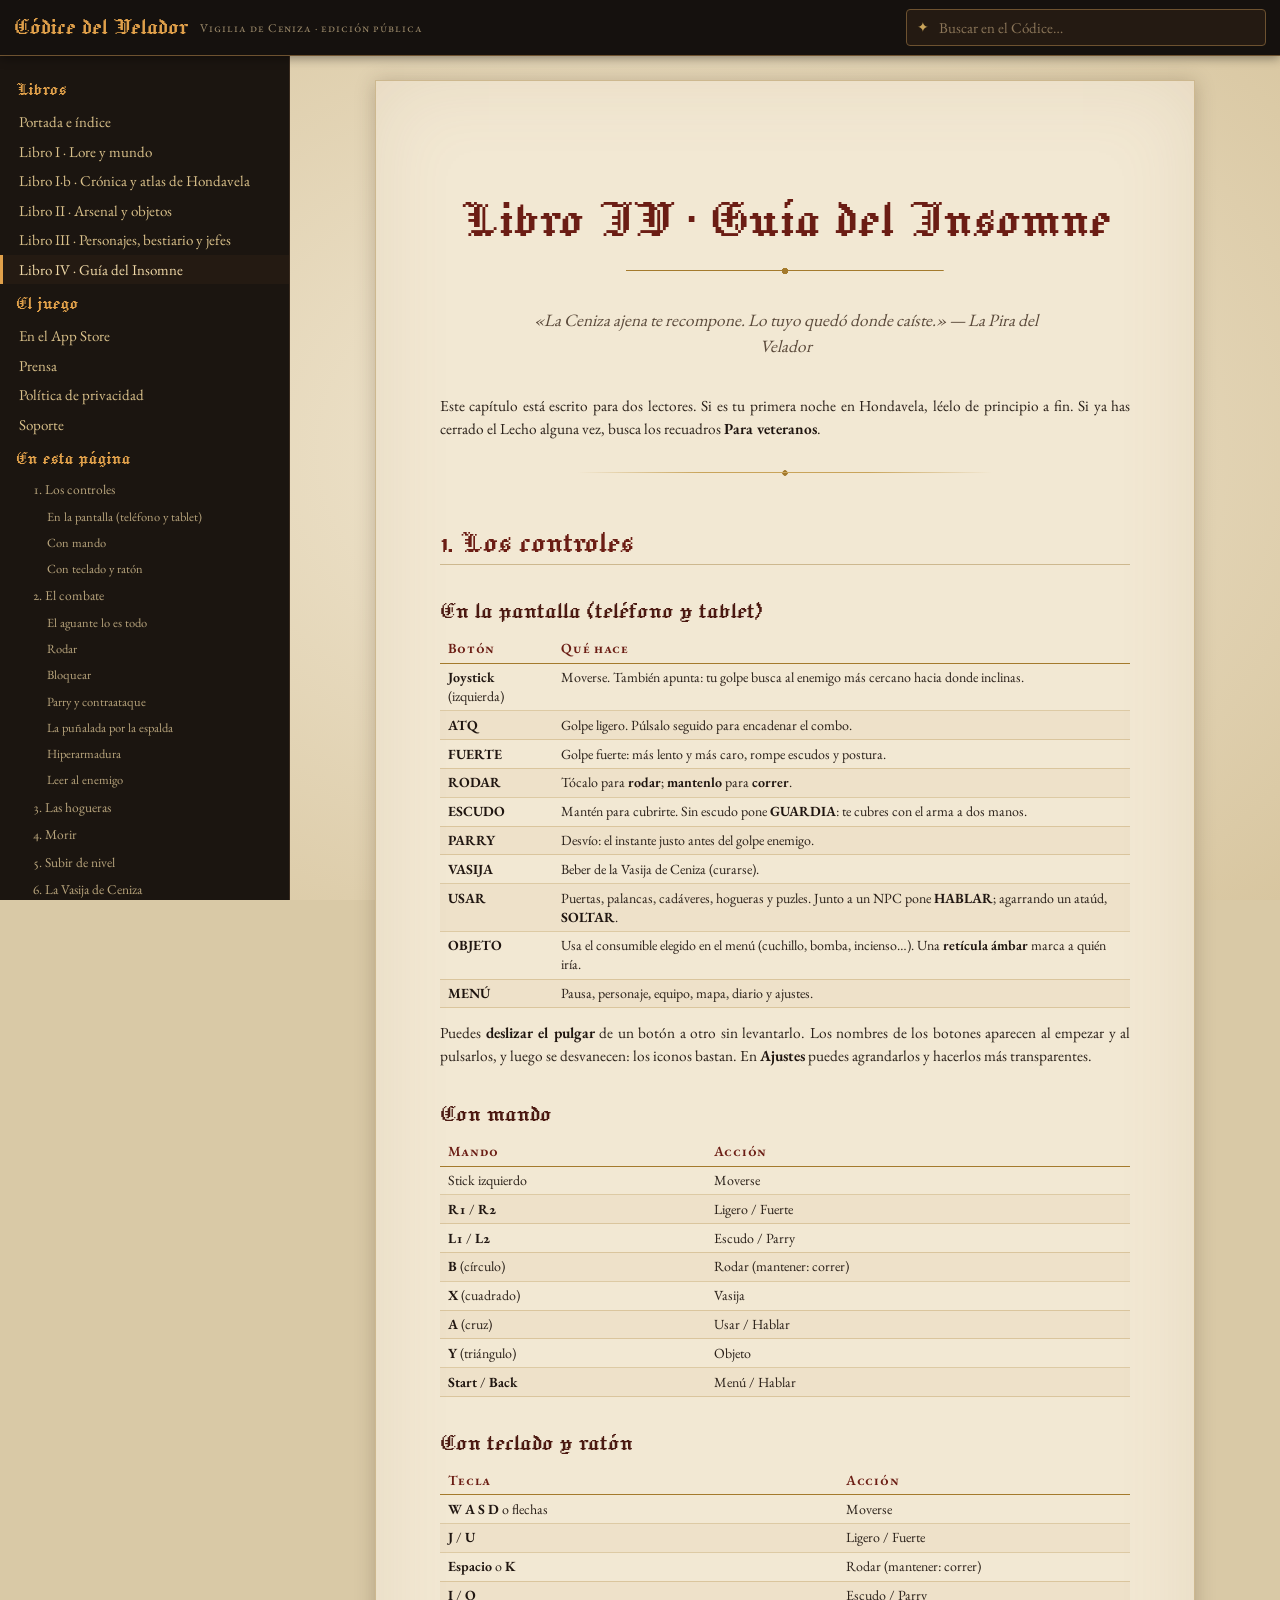
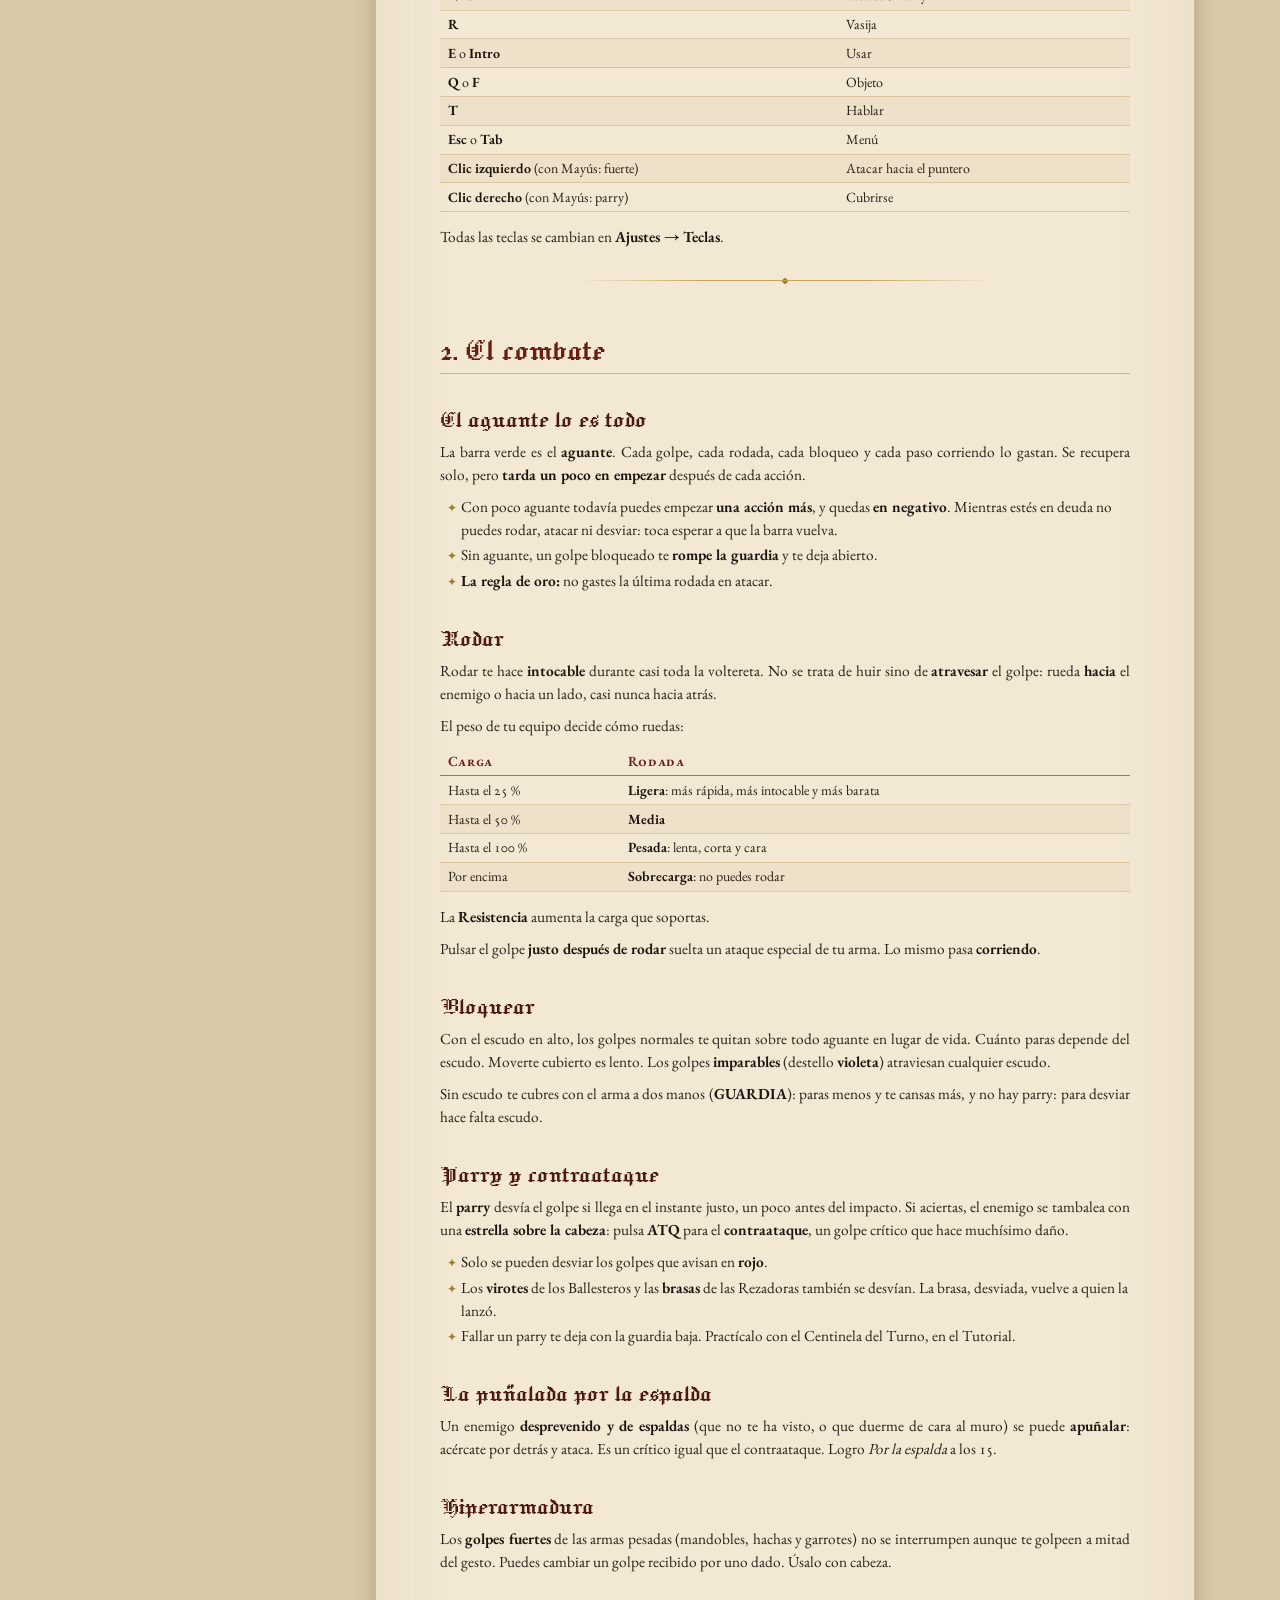
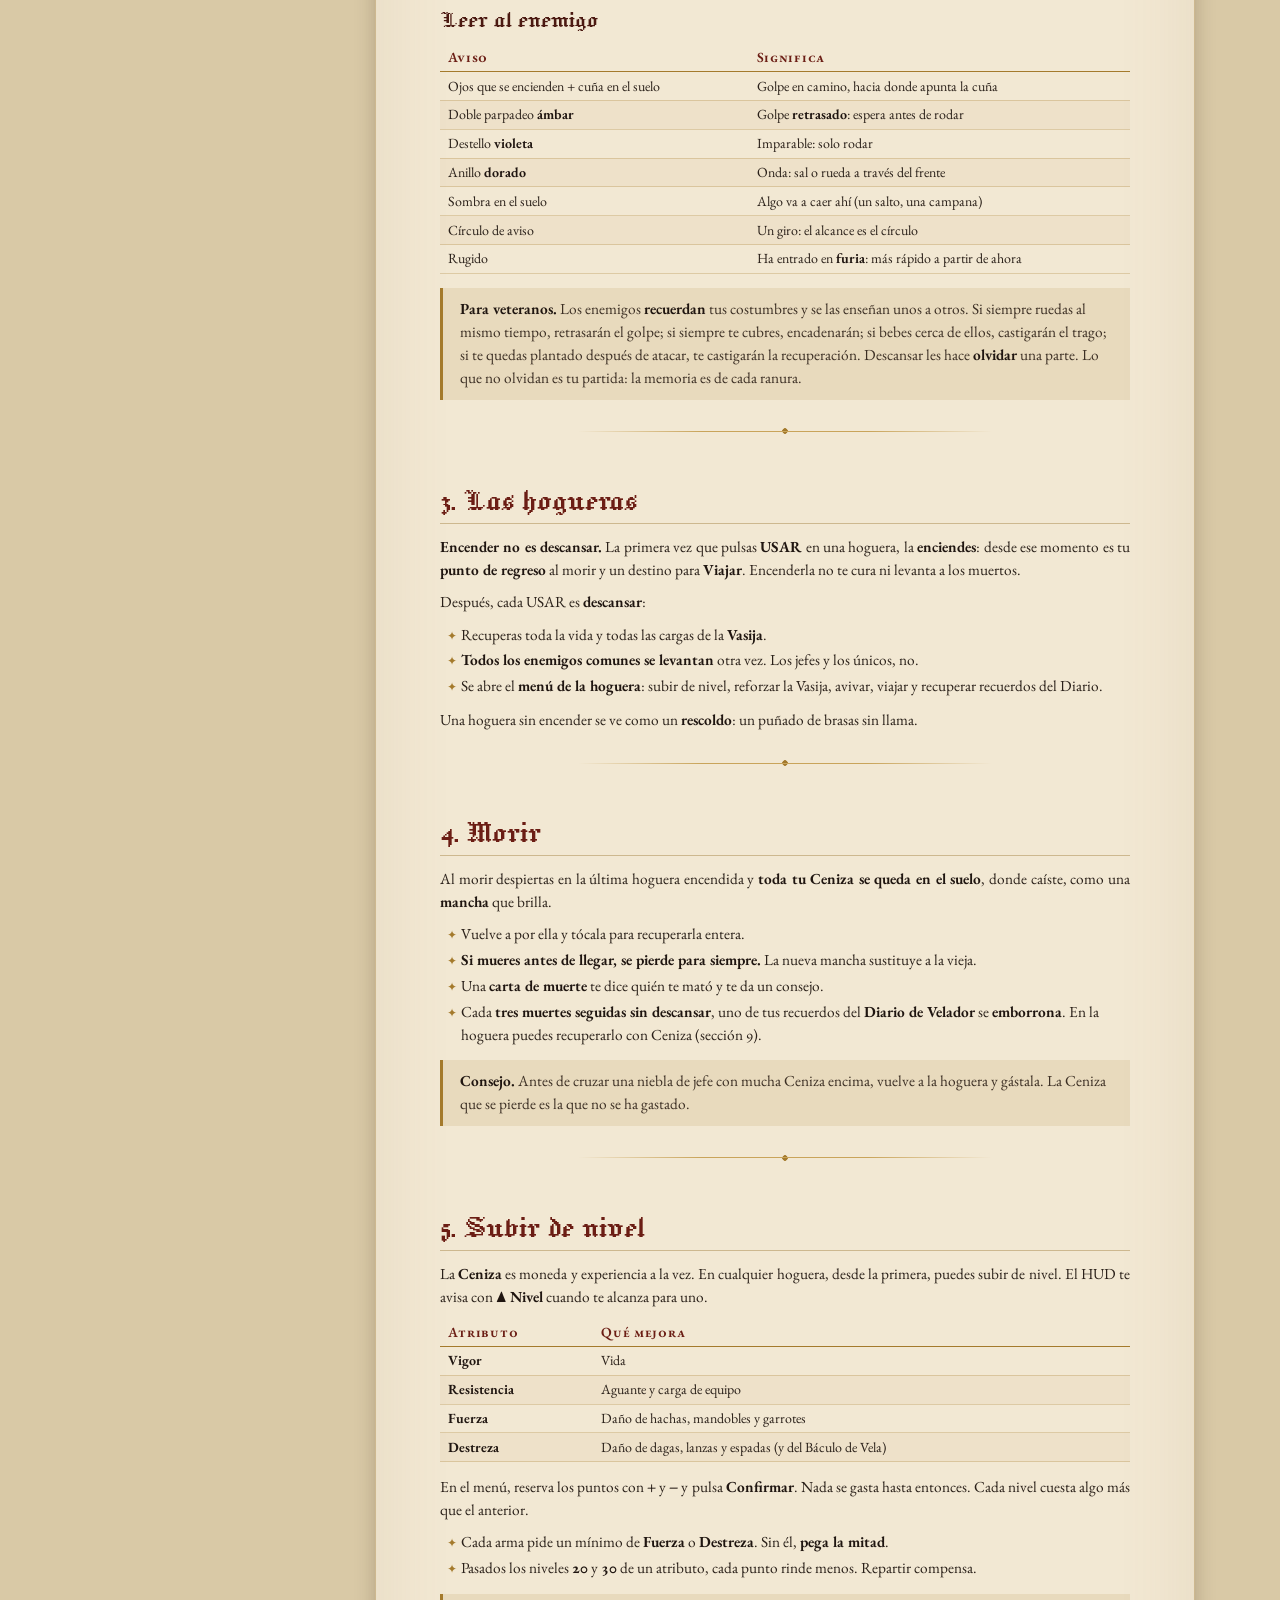
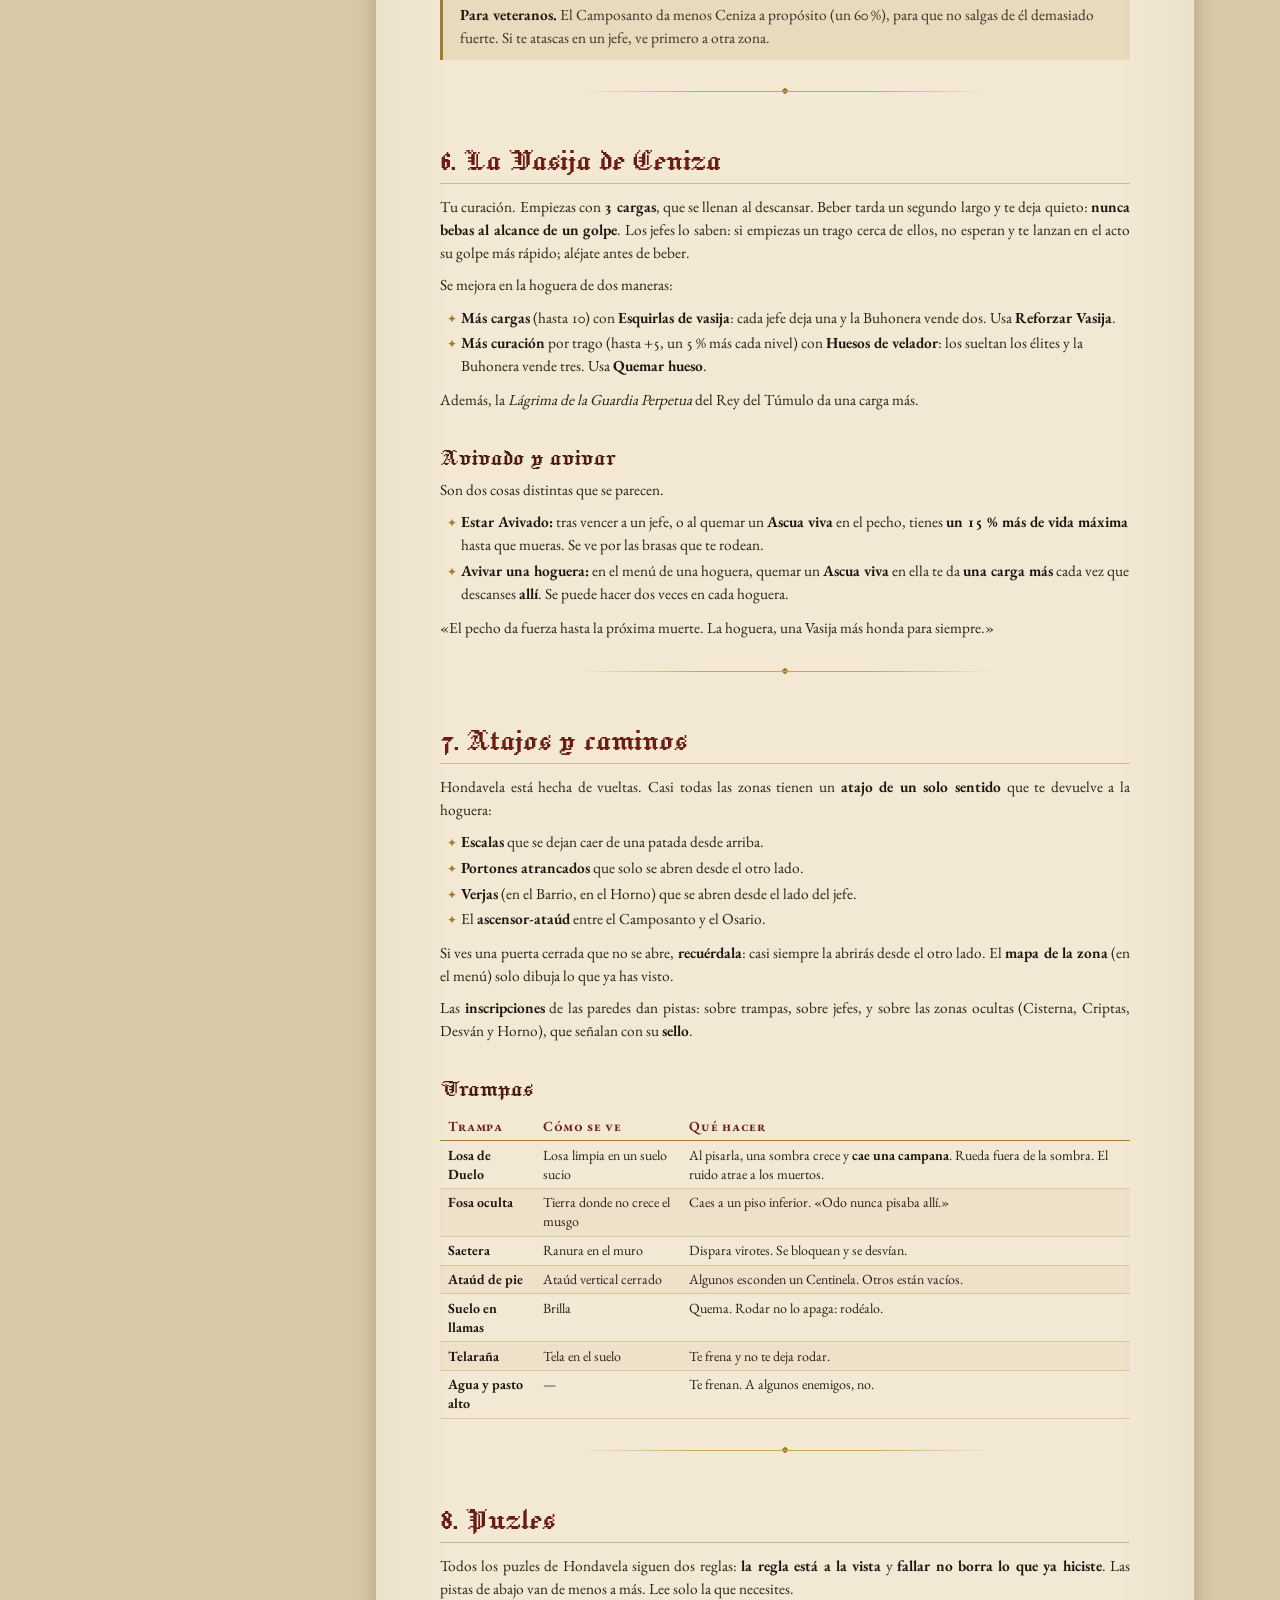
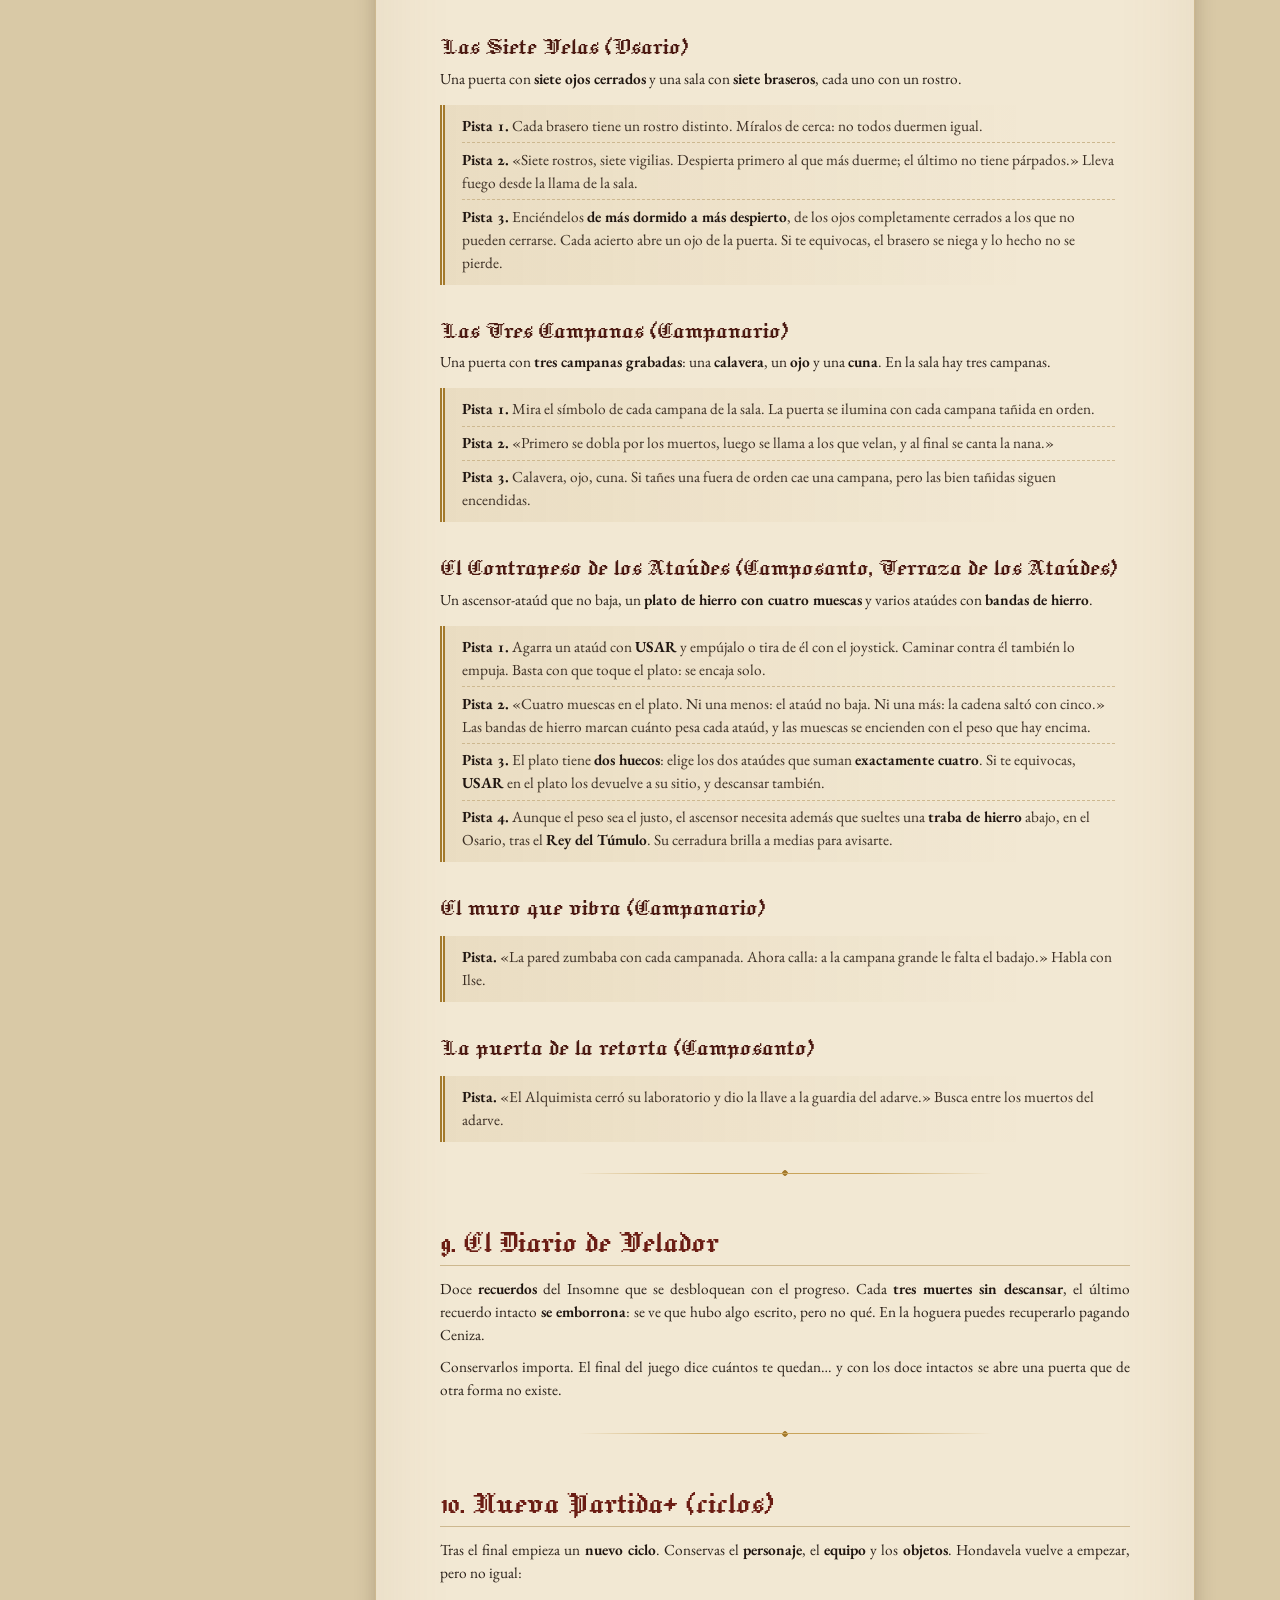
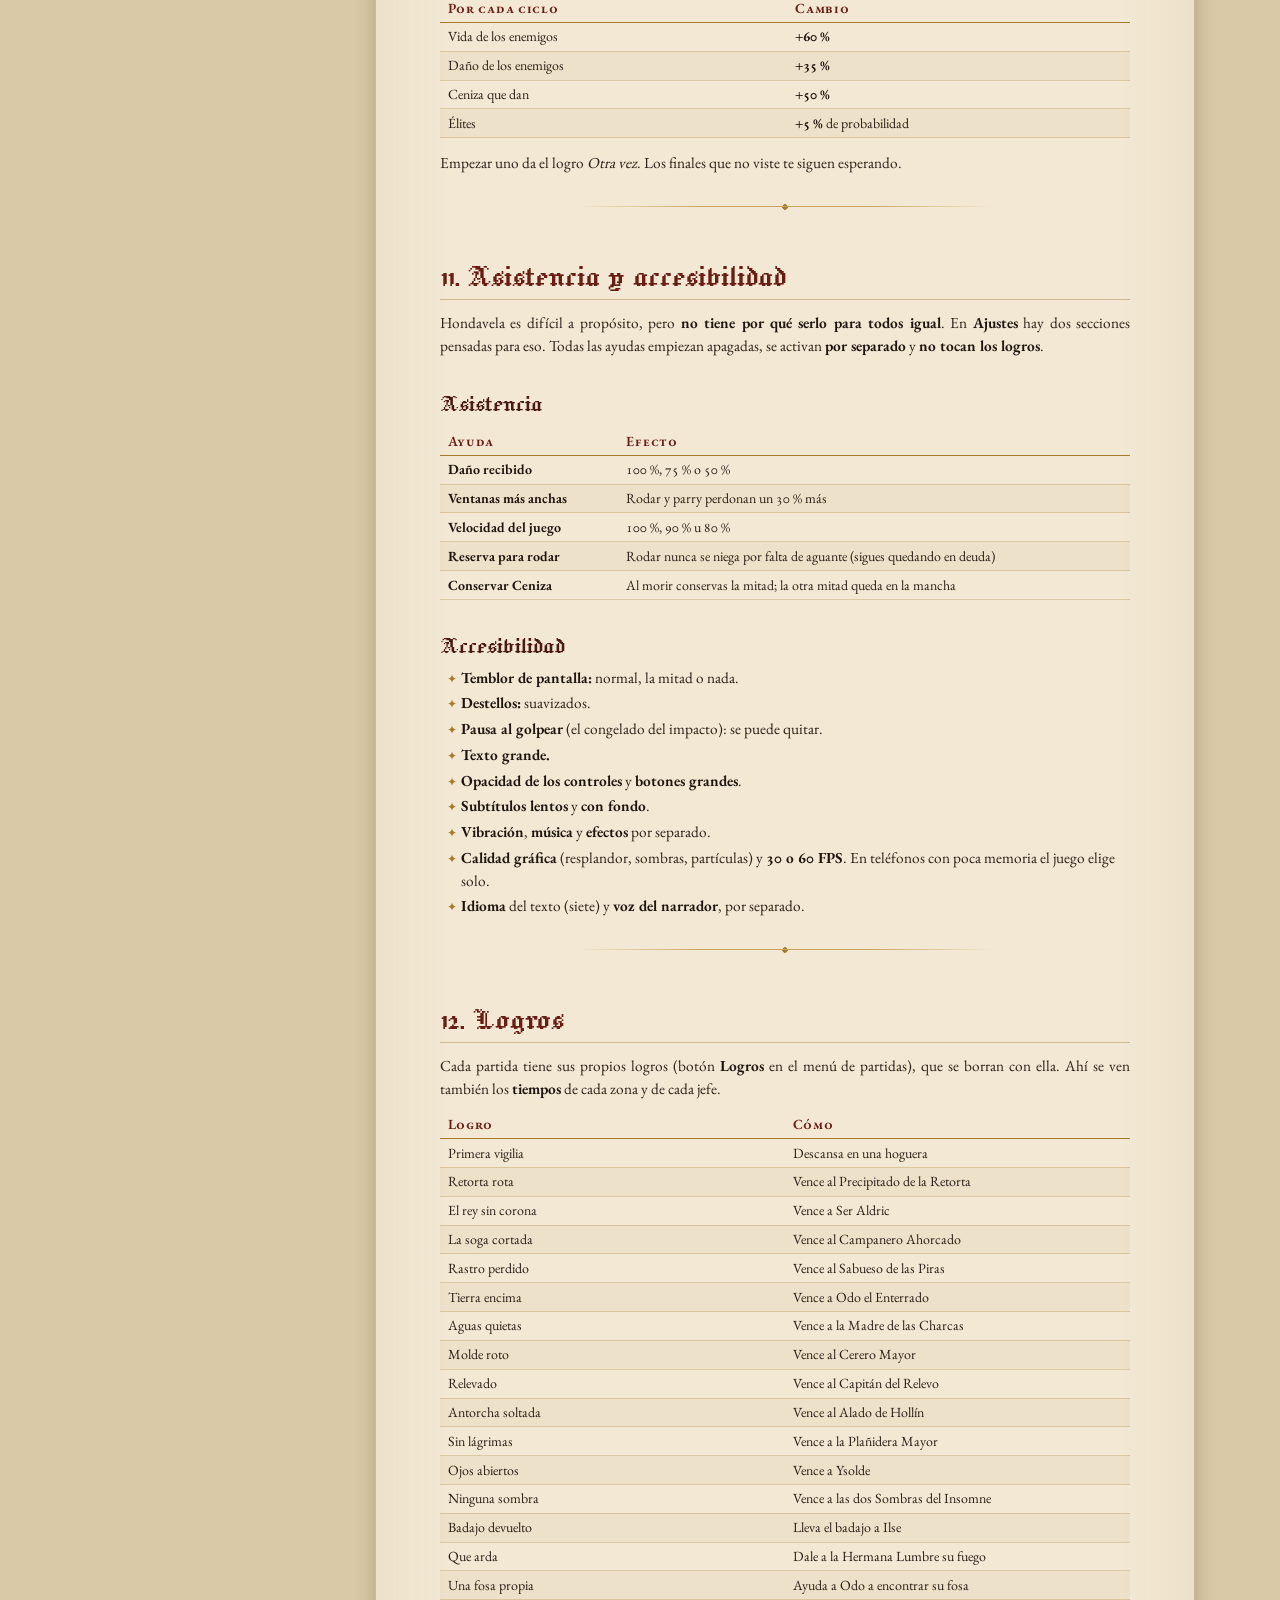
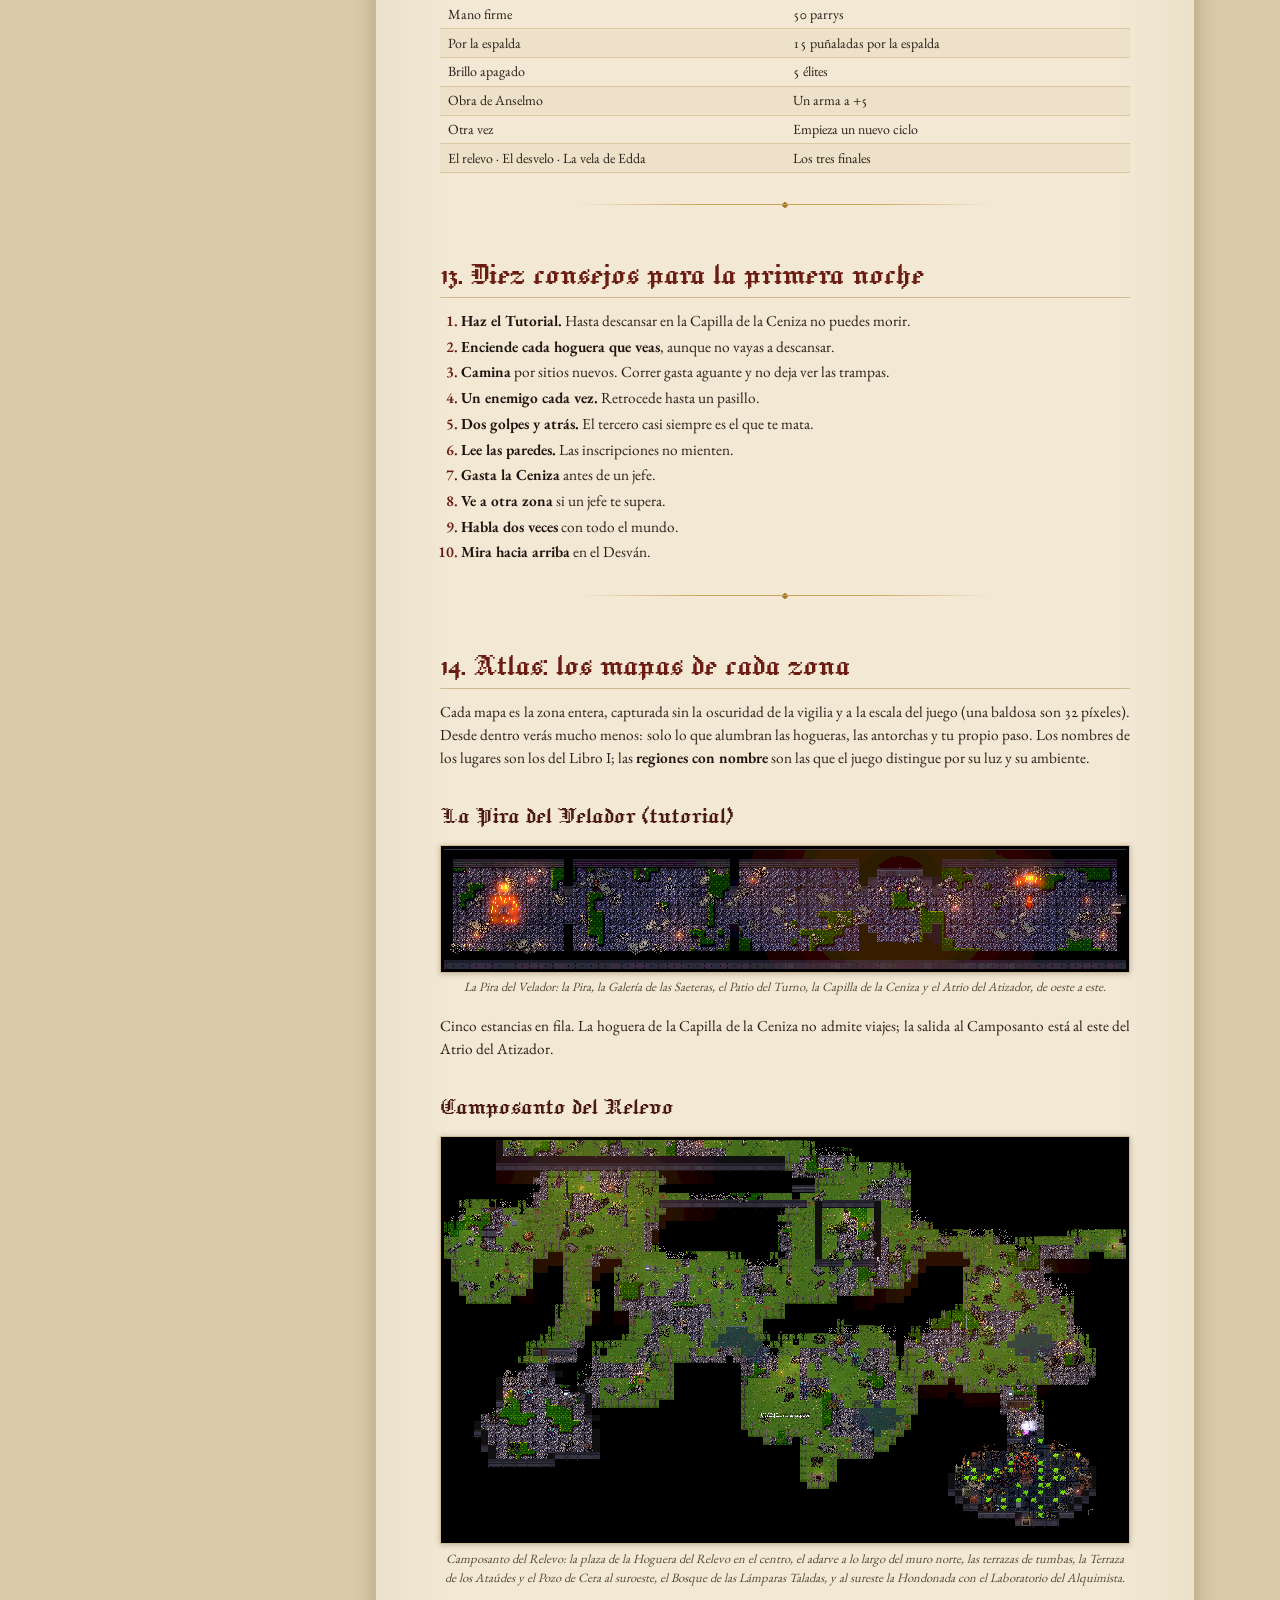
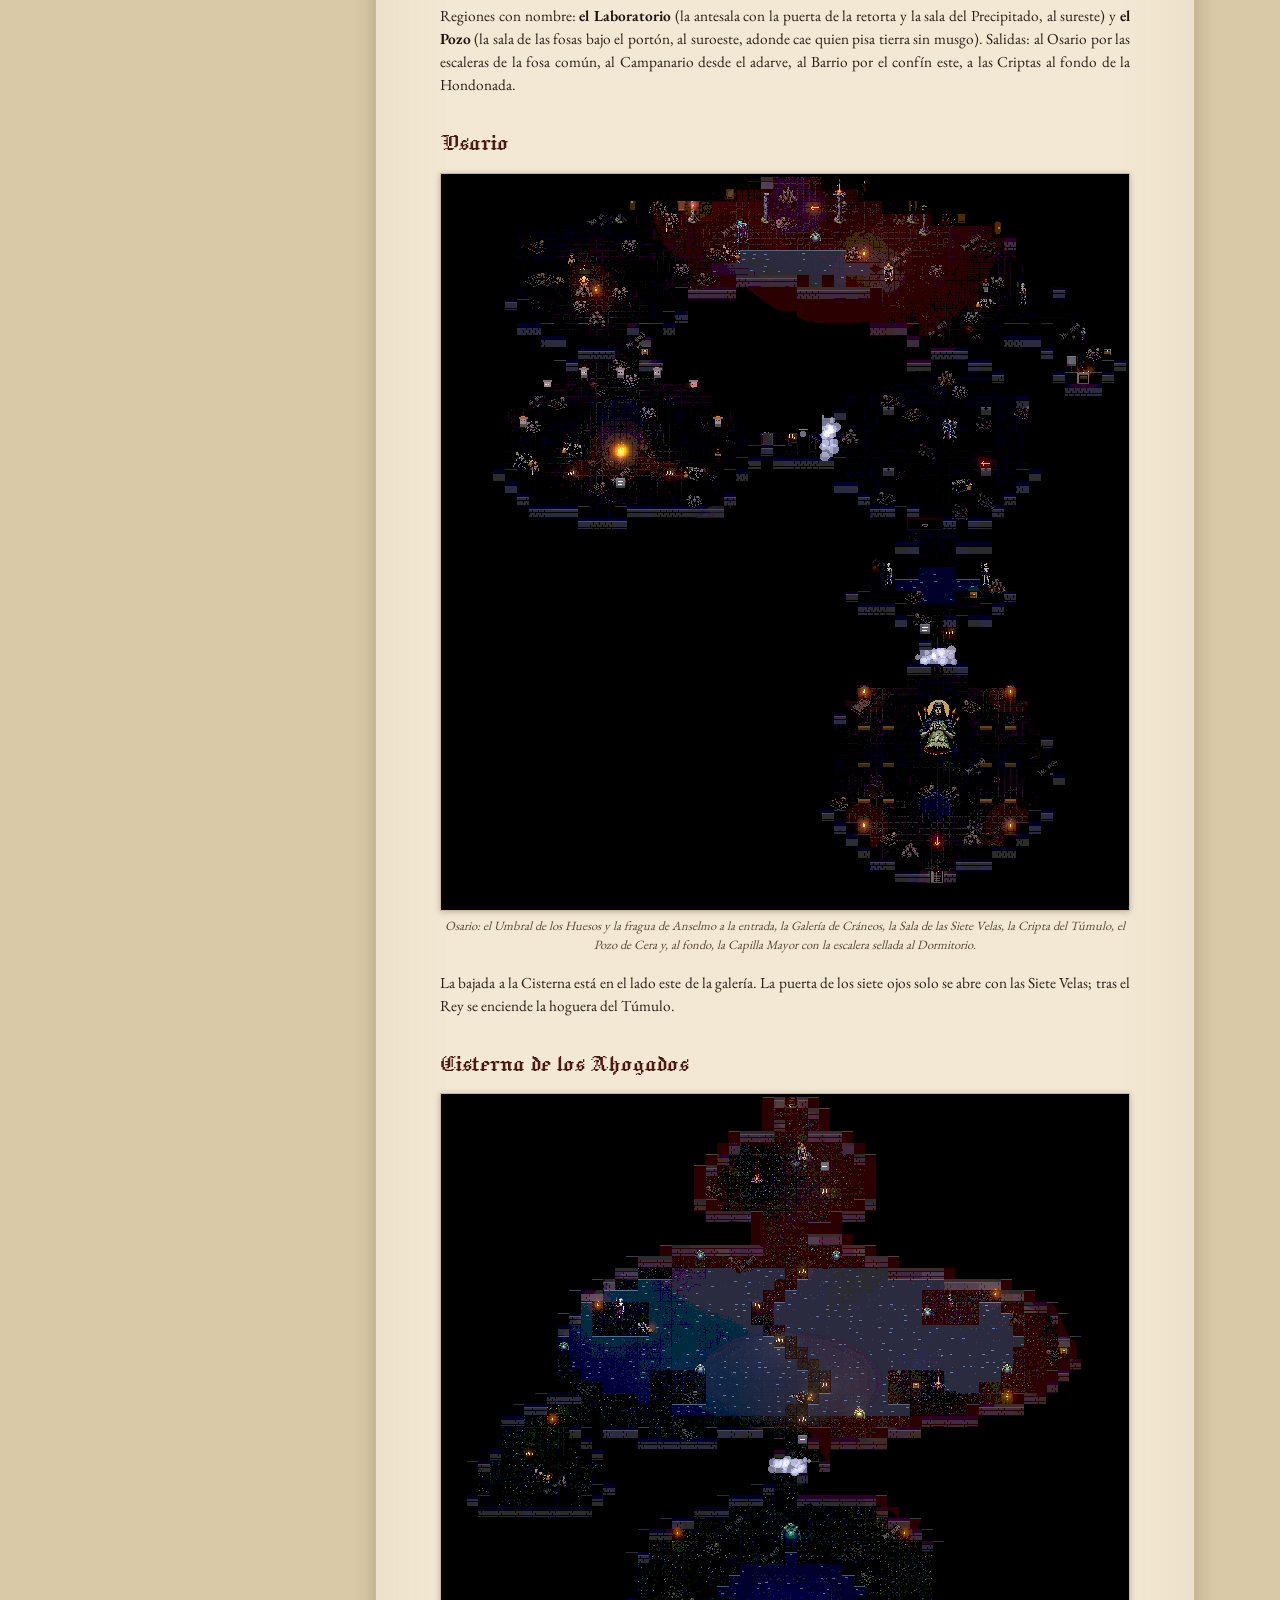
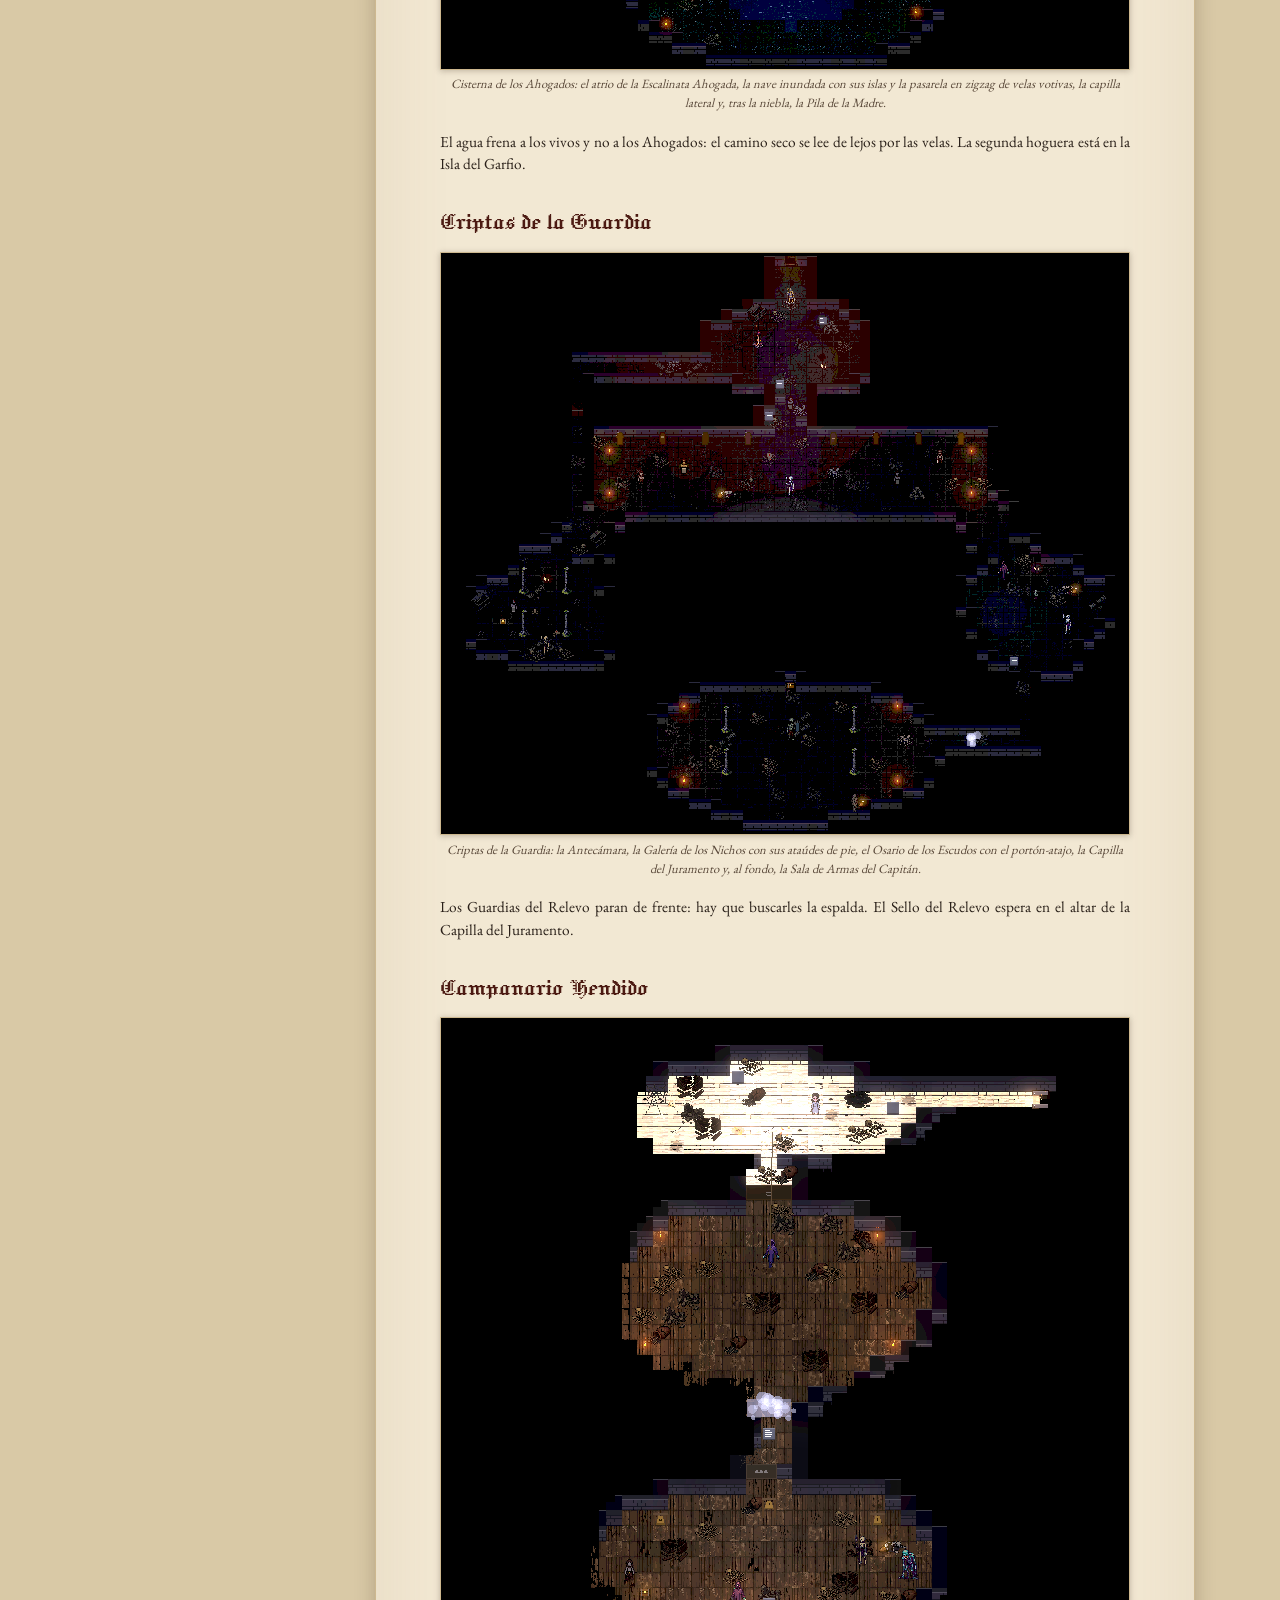
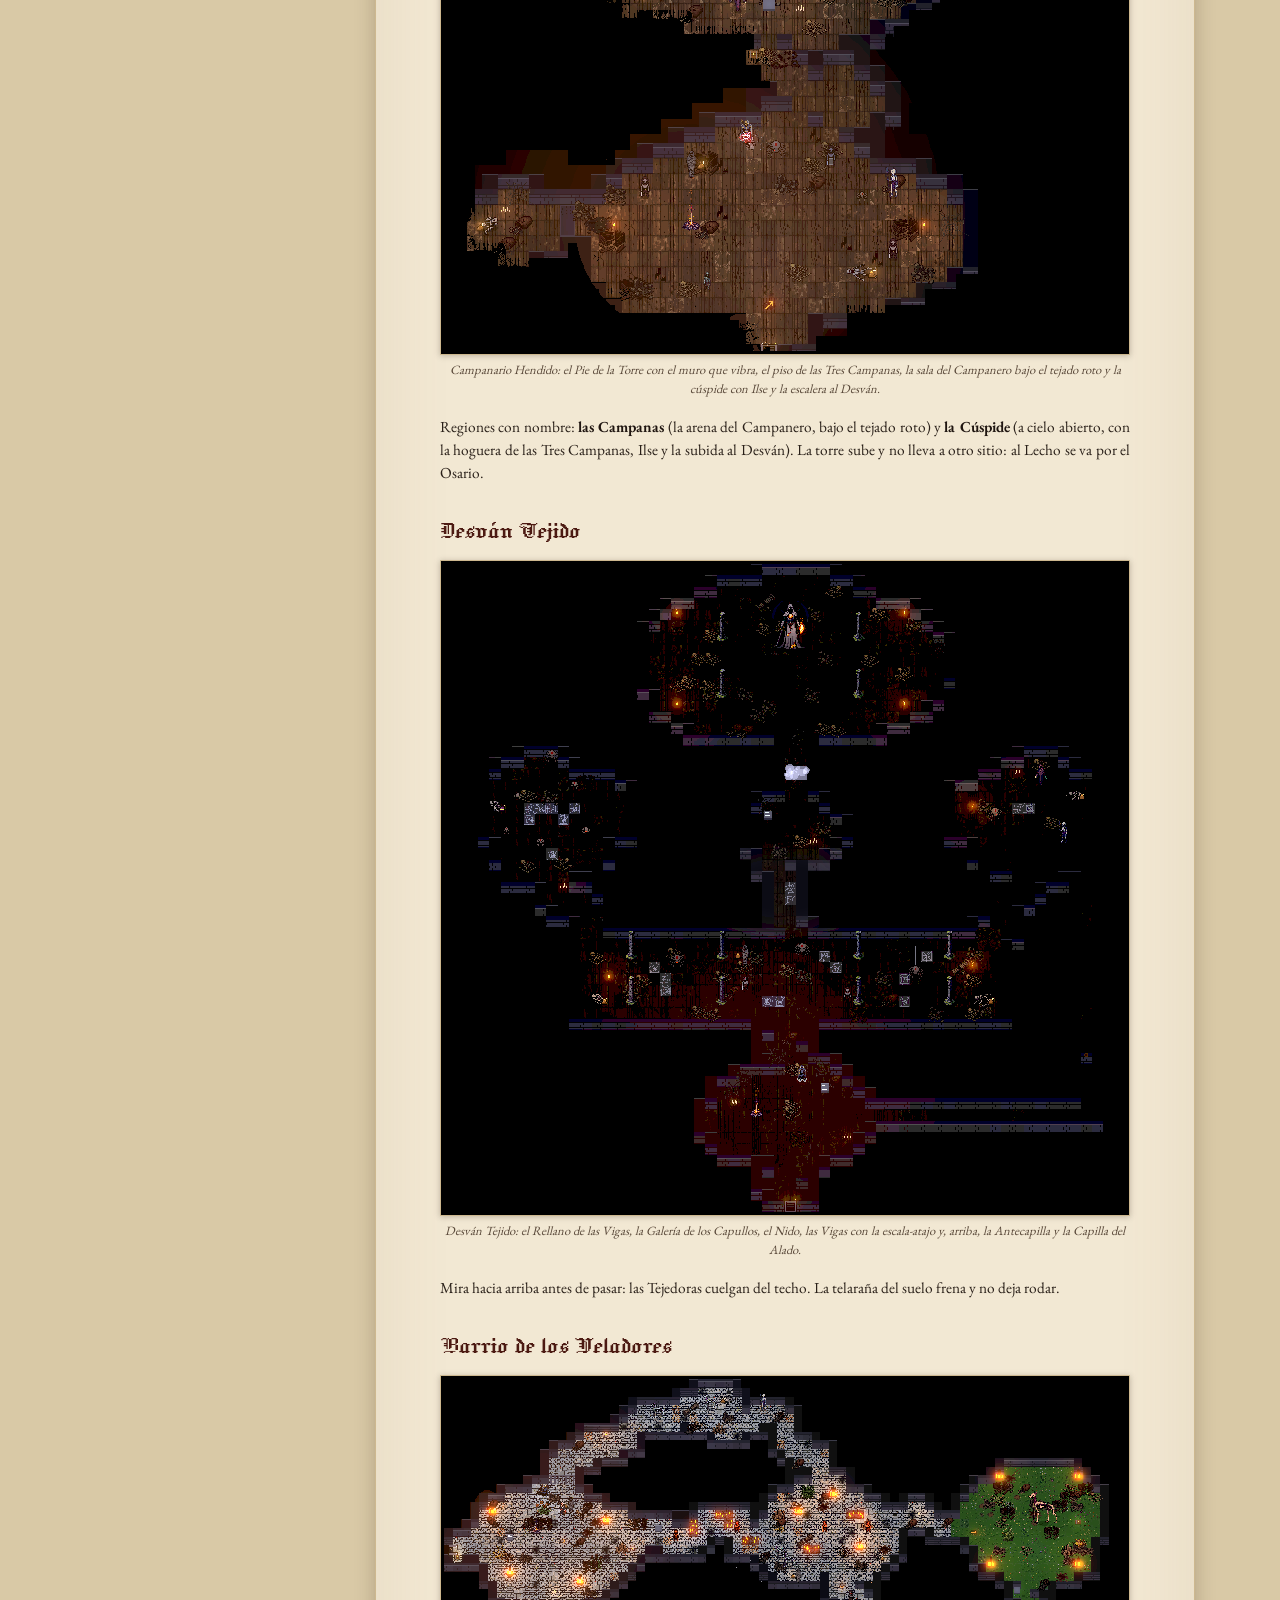
<file: 04_guia.html>
<!doctype html>
<html lang="es">
<head>
<meta charset="utf-8">
<meta name="viewport" content="width=device-width, initial-scale=1">
<title>Libro IV · Guía del Insomne — Códice del Velador · Vigilia de Ceniza</title>
<meta name="description" content="Libro IV · Guía del Insomne. «La Ceniza ajena te recompone. Lo tuyo quedó donde caíste.» — La Pira del Velador Este capítulo está escrito para dos…">
<link rel="canonical" href="https://ncsconsulting-develops.github.io/vigilia-de-ceniza/04_guia.html">
<meta property="og:type" content="website">
<meta property="og:site_name" content="Vigilia de Ceniza">
<meta property="og:locale" content="es_ES">
<meta property="og:title" content="Libro IV · Guía del Insomne — Códice del Velador · Vigilia de Ceniza">
<meta property="og:description" content="Libro IV · Guía del Insomne. «La Ceniza ajena te recompone. Lo tuyo quedó donde caíste.» — La Pira del Velador Este capítulo está escrito para dos…">
<meta property="og:url" content="https://ncsconsulting-develops.github.io/vigilia-de-ceniza/04_guia.html">
<meta property="og:image" content="https://ncsconsulting-develops.github.io/vigilia-de-ceniza/img/og_vigilia.jpg">
<meta property="og:image:width" content="1200">
<meta property="og:image:height" content="630">
<meta property="og:image:type" content="image/jpeg">
<meta property="og:image:alt" content="Vigilia de Ceniza: una catedral de noche sobre Hondavela. Nadie duerme en Hondavela. Ya disponible en el App Store.">
<meta name="twitter:card" content="summary_large_image">
<meta name="twitter:title" content="Libro IV · Guía del Insomne — Códice del Velador · Vigilia de Ceniza">
<meta name="twitter:description" content="Libro IV · Guía del Insomne. «La Ceniza ajena te recompone. Lo tuyo quedó donde caíste.» — La Pira del Velador Este capítulo está escrito para dos…">
<meta name="twitter:image" content="https://ncsconsulting-develops.github.io/vigilia-de-ceniza/img/og_vigilia.jpg">
<meta name="twitter:image:alt" content="Vigilia de Ceniza: una catedral de noche sobre Hondavela. Nadie duerme en Hondavela. Ya disponible en el App Store.">
<meta name="theme-color" content="#15110e">

<link rel="stylesheet" href="estilo.css">
<link rel="stylesheet" href="sitio.css">
<link rel="icon" href="img/favicon.svg" type="image/svg+xml">
</head>
<body>
<header class="barra">
<button class="menu-btn" id="menu-btn" aria-label="Menú">☰ Índice</button>
<a class="titulo" href="index.html">Códice del Velador</a>
<span class="sub">Vigilia de Ceniza · edición pública</span>
<div class="buscar"><input id="buscar" type="search" placeholder="Buscar en el Códice…" autocomplete="off" aria-label="Buscar"><div class="resultados" id="resultados"></div></div>
</header>
<div class="velo" id="velo"></div>
<nav class="lateral" aria-label="Capítulos">
<h2>Libros</h2><ul>
<li><a href="index.html" data-cap="00">Portada e índice</a></li>
<li><a href="01_lore.html" data-cap="01">Libro I · Lore y mundo</a></li>
<li><a href="01b_cronica.html" data-cap="01b">Libro I·b · Crónica y atlas de Hondavela</a></li>
<li><a href="02_arsenal.html" data-cap="02">Libro II · Arsenal y objetos</a></li>
<li><a href="03_personajes_y_bestiario.html" data-cap="03">Libro III · Personajes, bestiario y jefes</a></li>
<li><a href="04_guia.html" data-cap="04" class="actual">Libro IV · Guía del Insomne</a></li>
</ul>
<h2>El juego</h2><ul><li><a href="https://apps.apple.com/app/id6823702349">En el App Store</a></li><li><a href="presskit.html" data-cap="prensa">Prensa</a></li><li><a href="privacy.html">Política de privacidad</a></li><li><a href="support.html">Soporte</a></li></ul><h2>En esta página</h2><ul class="secciones"><li><a class="n2" href="#1-los-controles">1. Los controles</a></li><li><a class="n3" href="#en-la-pantalla-teléfono-y-tablet">En la pantalla (teléfono y tablet)</a></li><li><a class="n3" href="#con-mando">Con mando</a></li><li><a class="n3" href="#con-teclado-y-ratón">Con teclado y ratón</a></li><li><a class="n2" href="#2-el-combate">2. El combate</a></li><li><a class="n3" href="#el-aguante-lo-es-todo">El aguante lo es todo</a></li><li><a class="n3" href="#rodar">Rodar</a></li><li><a class="n3" href="#bloquear">Bloquear</a></li><li><a class="n3" href="#parry-y-contraataque">Parry y contraataque</a></li><li><a class="n3" href="#la-puñalada-por-la-espalda">La puñalada por la espalda</a></li><li><a class="n3" href="#hiperarmadura">Hiperarmadura</a></li><li><a class="n3" href="#leer-al-enemigo">Leer al enemigo</a></li><li><a class="n2" href="#3-las-hogueras">3. Las hogueras</a></li><li><a class="n2" href="#4-morir">4. Morir</a></li><li><a class="n2" href="#5-subir-de-nivel">5. Subir de nivel</a></li><li><a class="n2" href="#6-la-vasija-de-ceniza">6. La Vasija de Ceniza</a></li><li><a class="n3" href="#avivado-y-avivar">Avivado y avivar</a></li><li><a class="n2" href="#7-atajos-y-caminos">7. Atajos y caminos</a></li><li><a class="n3" href="#trampas">Trampas</a></li><li><a class="n2" href="#8-puzles">8. Puzles</a></li><li><a class="n3" href="#las-siete-velas-osario">Las Siete Velas (Osario)</a></li><li><a class="n3" href="#las-tres-campanas-campanario">Las Tres Campanas (Campanario)</a></li><li><a class="n3" href="#el-contrapeso-de-los-ataúdes-camposanto-terraza-de-los-ataúdes">El Contrapeso de los Ataúdes (Camposanto, Terraza de los Ataúdes)</a></li><li><a class="n3" href="#el-muro-que-vibra-campanario">El muro que vibra (Campanario)</a></li><li><a class="n3" href="#la-puerta-de-la-retorta-camposanto">La puerta de la retorta (Camposanto)</a></li><li><a class="n2" href="#9-el-diario-de-velador">9. El Diario de Velador</a></li><li><a class="n2" href="#10-nueva-partida-ciclos">10. Nueva Partida+ (ciclos)</a></li><li><a class="n2" href="#11-asistencia-y-accesibilidad">11. Asistencia y accesibilidad</a></li><li><a class="n3" href="#asistencia">Asistencia</a></li><li><a class="n3" href="#accesibilidad">Accesibilidad</a></li><li><a class="n2" href="#12-logros">12. Logros</a></li><li><a class="n2" href="#13-diez-consejos-para-la-primera-noche">13. Diez consejos para la primera noche</a></li><li><a class="n2" href="#14-atlas-los-mapas-de-cada-zona">14. Atlas: los mapas de cada zona</a></li><li><a class="n3" href="#la-pira-del-velador-tutorial">La Pira del Velador (tutorial)</a></li><li><a class="n3" href="#camposanto-del-relevo">Camposanto del Relevo</a></li><li><a class="n3" href="#osario">Osario</a></li><li><a class="n3" href="#cisterna-de-los-ahogados">Cisterna de los Ahogados</a></li><li><a class="n3" href="#criptas-de-la-guardia">Criptas de la Guardia</a></li><li><a class="n3" href="#campanario-hendido">Campanario Hendido</a></li><li><a class="n3" href="#desván-tejido">Desván Tejido</a></li><li><a class="n3" href="#barrio-de-los-veladores">Barrio de los Veladores</a></li><li><a class="n3" href="#horno-de-velas">Horno de Velas</a></li><li><a class="n3" href="#dormitorio-mayor">Dormitorio Mayor</a></li></ul>
<p class="pie-menu">Edición pública: sin desenlaces ni finales. <em>Vigilia de Ceniza</em> © 2026 NCS Gaming.</p>
</nav>
<main class="contenido">
<section class="capitulo">
<h1 id="libro-iv--guía-del-insomne">Libro IV · Guía del Insomne</h1>
<blockquote class="epigrafe"><p>«La Ceniza ajena te recompone. Lo tuyo quedó donde caíste.» — La Pira del Velador</p></blockquote>
<p>Este capítulo está escrito para dos lectores. Si es tu primera noche en Hondavela, léelo de principio a fin. Si ya has cerrado el Lecho alguna vez, busca los recuadros <strong>Para veteranos</strong>.</p>
<hr>
<h2 id="1-los-controles">1. Los controles</h2>
<h3 id="en-la-pantalla-teléfono-y-tablet">En la pantalla (teléfono y tablet)</h3>
<table class="cols-2"><thead><tr><th>Botón</th><th>Qué hace</th></tr></thead><tbody><tr><td><strong>Joystick</strong> (izquierda)</td><td>Moverse. También apunta: tu golpe busca al enemigo más cercano hacia donde inclinas.</td></tr><tr><td><strong>ATQ</strong></td><td>Golpe ligero. Púlsalo seguido para encadenar el combo.</td></tr><tr><td><strong>FUERTE</strong></td><td>Golpe fuerte: más lento y más caro, rompe escudos y postura.</td></tr><tr><td><strong>RODAR</strong></td><td>Tócalo para <strong>rodar</strong>; <strong>mantenlo</strong> para <strong>correr</strong>.</td></tr><tr><td><strong>ESCUDO</strong></td><td>Mantén para cubrirte. Sin escudo pone <strong>GUARDIA</strong>: te cubres con el arma a dos manos.</td></tr><tr><td><strong>PARRY</strong></td><td>Desvío: el instante justo antes del golpe enemigo.</td></tr><tr><td><strong>VASIJA</strong></td><td>Beber de la Vasija de Ceniza (curarse).</td></tr><tr><td><strong>USAR</strong></td><td>Puertas, palancas, cadáveres, hogueras y puzles. Junto a un NPC pone <strong>HABLAR</strong>; agarrando un ataúd, <strong>SOLTAR</strong>.</td></tr><tr><td><strong>OBJETO</strong></td><td>Usa el consumible elegido en el menú (cuchillo, bomba, incienso…). Una <strong>retícula ámbar</strong> marca a quién iría.</td></tr><tr><td><strong>MENÚ</strong></td><td>Pausa, personaje, equipo, mapa, diario y ajustes.</td></tr></tbody></table>
<p>Puedes <strong>deslizar el pulgar</strong> de un botón a otro sin levantarlo. Los nombres de los botones aparecen al empezar y al pulsarlos, y luego se desvanecen: los iconos bastan. En <strong>Ajustes</strong> puedes agrandarlos y hacerlos más transparentes.</p>
<h3 id="con-mando">Con mando</h3>
<table class="cols-2"><thead><tr><th>Mando</th><th>Acción</th></tr></thead><tbody><tr><td>Stick izquierdo</td><td>Moverse</td></tr><tr><td><strong>R1</strong> / <strong>R2</strong></td><td>Ligero / Fuerte</td></tr><tr><td><strong>L1</strong> / <strong>L2</strong></td><td>Escudo / Parry</td></tr><tr><td><strong>B</strong> (círculo)</td><td>Rodar (mantener: correr)</td></tr><tr><td><strong>X</strong> (cuadrado)</td><td>Vasija</td></tr><tr><td><strong>A</strong> (cruz)</td><td>Usar / Hablar</td></tr><tr><td><strong>Y</strong> (triángulo)</td><td>Objeto</td></tr><tr><td><strong>Start</strong> / <strong>Back</strong></td><td>Menú / Hablar</td></tr></tbody></table>
<h3 id="con-teclado-y-ratón">Con teclado y ratón</h3>
<table class="cols-2"><thead><tr><th>Tecla</th><th>Acción</th></tr></thead><tbody><tr><td><strong>W A S D</strong> o flechas</td><td>Moverse</td></tr><tr><td><strong>J</strong> / <strong>U</strong></td><td>Ligero / Fuerte</td></tr><tr><td><strong>Espacio</strong> o <strong>K</strong></td><td>Rodar (mantener: correr)</td></tr><tr><td><strong>I</strong> / <strong>O</strong></td><td>Escudo / Parry</td></tr><tr><td><strong>R</strong></td><td>Vasija</td></tr><tr><td><strong>E</strong> o <strong>Intro</strong></td><td>Usar</td></tr><tr><td><strong>Q</strong> o <strong>F</strong></td><td>Objeto</td></tr><tr><td><strong>T</strong></td><td>Hablar</td></tr><tr><td><strong>Esc</strong> o <strong>Tab</strong></td><td>Menú</td></tr><tr><td><strong>Clic izquierdo</strong> (con Mayús: fuerte)</td><td>Atacar hacia el puntero</td></tr><tr><td><strong>Clic derecho</strong> (con Mayús: parry)</td><td>Cubrirse</td></tr></tbody></table>
<p>Todas las teclas se cambian en <strong>Ajustes → Teclas</strong>.</p>
<hr>
<h2 id="2-el-combate">2. El combate</h2>
<h3 id="el-aguante-lo-es-todo">El aguante lo es todo</h3>
<p>La barra verde es el <strong>aguante</strong>. Cada golpe, cada rodada, cada bloqueo y cada paso corriendo lo gastan. Se recupera solo, pero <strong>tarda un poco en empezar</strong> después de cada acción.</p>
<ul><li>Con poco aguante todavía puedes empezar <strong>una acción más</strong>, y quedas <strong>en negativo</strong>. Mientras estés en deuda no puedes rodar, atacar ni desviar: toca esperar a que la barra vuelva.</li><li>Sin aguante, un golpe bloqueado te <strong>rompe la guardia</strong> y te deja abierto.</li><li><strong>La regla de oro:</strong> no gastes la última rodada en atacar.</li></ul>
<h3 id="rodar">Rodar</h3>
<p>Rodar te hace <strong>intocable</strong> durante casi toda la voltereta. No se trata de huir sino de <strong>atravesar</strong> el golpe: rueda <strong>hacia</strong> el enemigo o hacia un lado, casi nunca hacia atrás.</p>
<p>El peso de tu equipo decide cómo ruedas:</p>
<table class="cols-2"><thead><tr><th>Carga</th><th>Rodada</th></tr></thead><tbody><tr><td>Hasta el 25 %</td><td><strong>Ligera</strong>: más rápida, más intocable y más barata</td></tr><tr><td>Hasta el 50 %</td><td><strong>Media</strong></td></tr><tr><td>Hasta el 100 %</td><td><strong>Pesada</strong>: lenta, corta y cara</td></tr><tr><td>Por encima</td><td><strong>Sobrecarga</strong>: no puedes rodar</td></tr></tbody></table>
<p>La <strong>Resistencia</strong> aumenta la carga que soportas.</p>
<p>Pulsar el golpe <strong>justo después de rodar</strong> suelta un ataque especial de tu arma. Lo mismo pasa <strong>corriendo</strong>.</p>
<h3 id="bloquear">Bloquear</h3>
<p>Con el escudo en alto, los golpes normales te quitan sobre todo aguante en lugar de vida. Cuánto paras depende del escudo. Moverte cubierto es lento. Los golpes <strong>imparables</strong> (destello <strong>violeta</strong>) atraviesan cualquier escudo.</p>
<p>Sin escudo te cubres con el arma a dos manos (<strong>GUARDIA</strong>): paras menos y te cansas más, y no hay parry: para desviar hace falta escudo.</p>
<h3 id="parry-y-contraataque">Parry y contraataque</h3>
<p>El <strong>parry</strong> desvía el golpe si llega en el instante justo, un poco antes del impacto. Si aciertas, el enemigo se tambalea con una <strong>estrella sobre la cabeza</strong>: pulsa <strong>ATQ</strong> para el <strong>contraataque</strong>, un golpe crítico que hace muchísimo daño.</p>
<ul><li>Solo se pueden desviar los golpes que avisan en <strong>rojo</strong>.</li><li>Los <strong>virotes</strong> de los Ballesteros y las <strong>brasas</strong> de las Rezadoras también se desvían. La brasa, desviada, vuelve a quien la lanzó.</li><li>Fallar un parry te deja con la guardia baja. Practícalo con el Centinela del Turno, en el Tutorial.</li></ul>
<h3 id="la-puñalada-por-la-espalda">La puñalada por la espalda</h3>
<p>Un enemigo <strong>desprevenido y de espaldas</strong> (que no te ha visto, o que duerme de cara al muro) se puede <strong>apuñalar</strong>: acércate por detrás y ataca. Es un crítico igual que el contraataque. Logro <em>Por la espalda</em> a los 15.</p>
<h3 id="hiperarmadura">Hiperarmadura</h3>
<p>Los <strong>golpes fuertes</strong> de las armas pesadas (mandobles, hachas y garrotes) no se interrumpen aunque te golpeen a mitad del gesto. Puedes cambiar un golpe recibido por uno dado. Úsalo con cabeza.</p>
<h3 id="leer-al-enemigo">Leer al enemigo</h3>
<table class="cols-2"><thead><tr><th>Aviso</th><th>Significa</th></tr></thead><tbody><tr><td>Ojos que se encienden + cuña en el suelo</td><td>Golpe en camino, hacia donde apunta la cuña</td></tr><tr><td>Doble parpadeo <strong>ámbar</strong></td><td>Golpe <strong>retrasado</strong>: espera antes de rodar</td></tr><tr><td>Destello <strong>violeta</strong></td><td>Imparable: solo rodar</td></tr><tr><td>Anillo <strong>dorado</strong></td><td>Onda: sal o rueda a través del frente</td></tr><tr><td>Sombra en el suelo</td><td>Algo va a caer ahí (un salto, una campana)</td></tr><tr><td>Círculo de aviso</td><td>Un giro: el alcance es el círculo</td></tr><tr><td>Rugido</td><td>Ha entrado en <strong>furia</strong>: más rápido a partir de ahora</td></tr></tbody></table>
<blockquote class="nota"><p><strong>Para veteranos.</strong> Los enemigos <strong>recuerdan</strong> tus costumbres y se las enseñan unos a otros. Si siempre ruedas al mismo tiempo, retrasarán el golpe; si siempre te cubres, encadenarán; si bebes cerca de ellos, castigarán el trago; si te quedas plantado después de atacar, te castigarán la recuperación. Descansar les hace <strong>olvidar</strong> una parte. Lo que no olvidan es tu partida: la memoria es de cada ranura.</p></blockquote>
<hr>
<h2 id="3-las-hogueras">3. Las hogueras</h2>
<p><strong>Encender no es descansar.</strong> La primera vez que pulsas <strong>USAR</strong> en una hoguera, la <strong>enciendes</strong>: desde ese momento es tu <strong>punto de regreso</strong> al morir y un destino para <strong>Viajar</strong>. Encenderla no te cura ni levanta a los muertos.</p>
<p>Después, cada USAR es <strong>descansar</strong>:</p>
<ul><li>Recuperas toda la vida y todas las cargas de la <strong>Vasija</strong>.</li><li><strong>Todos los enemigos comunes se levantan</strong> otra vez. Los jefes y los únicos, no.</li><li>Se abre el <strong>menú de la hoguera</strong>: subir de nivel, reforzar la Vasija, avivar, viajar y recuperar recuerdos del Diario.</li></ul>
<p>Una hoguera sin encender se ve como un <strong>rescoldo</strong>: un puñado de brasas sin llama.</p>
<hr>
<h2 id="4-morir">4. Morir</h2>
<p>Al morir despiertas en la última hoguera encendida y <strong>toda tu Ceniza se queda en el suelo</strong>, donde caíste, como una <strong>mancha</strong> que brilla.</p>
<ul><li>Vuelve a por ella y tócala para recuperarla entera.</li><li><strong>Si mueres antes de llegar, se pierde para siempre.</strong> La nueva mancha sustituye a la vieja.</li><li>Una <strong>carta de muerte</strong> te dice quién te mató y te da un consejo.</li><li>Cada <strong>tres muertes seguidas sin descansar</strong>, uno de tus recuerdos del <strong>Diario de Velador</strong> se <strong>emborrona</strong>. En la hoguera puedes recuperarlo con Ceniza (sección 9).</li></ul>
<blockquote class="nota"><p><strong>Consejo.</strong> Antes de cruzar una niebla de jefe con mucha Ceniza encima, vuelve a la hoguera y gástala. La Ceniza que se pierde es la que no se ha gastado.</p></blockquote>
<hr>
<h2 id="5-subir-de-nivel">5. Subir de nivel</h2>
<p>La <strong>Ceniza</strong> es moneda y experiencia a la vez. En cualquier hoguera, desde la primera, puedes subir de nivel. El HUD te avisa con <strong>▲ Nivel</strong> cuando te alcanza para uno.</p>
<table class="cols-2"><thead><tr><th>Atributo</th><th>Qué mejora</th></tr></thead><tbody><tr><td><strong>Vigor</strong></td><td>Vida</td></tr><tr><td><strong>Resistencia</strong></td><td>Aguante y carga de equipo</td></tr><tr><td><strong>Fuerza</strong></td><td>Daño de hachas, mandobles y garrotes</td></tr><tr><td><strong>Destreza</strong></td><td>Daño de dagas, lanzas y espadas (y del Báculo de Vela)</td></tr></tbody></table>
<p>En el menú, reserva los puntos con <strong>+</strong> y <strong>−</strong> y pulsa <strong>Confirmar</strong>. Nada se gasta hasta entonces. Cada nivel cuesta algo más que el anterior.</p>
<ul><li>Cada arma pide un mínimo de <strong>Fuerza</strong> o <strong>Destreza</strong>. Sin él, <strong>pega la mitad</strong>.</li><li>Pasados los niveles <strong>20</strong> y <strong>30</strong> de un atributo, cada punto rinde menos. Repartir compensa.</li></ul>
<blockquote class="nota"><p><strong>Para veteranos.</strong> El Camposanto da menos Ceniza a propósito (un 60 %), para que no salgas de él demasiado fuerte. Si te atascas en un jefe, ve primero a otra zona.</p></blockquote>
<hr>
<h2 id="6-la-vasija-de-ceniza">6. La Vasija de Ceniza</h2>
<p>Tu curación. Empiezas con <strong>3 cargas</strong>, que se llenan al descansar. Beber tarda un segundo largo y te deja quieto: <strong>nunca bebas al alcance de un golpe</strong>. Los jefes lo saben: si empiezas un trago cerca de ellos, no esperan y te lanzan en el acto su golpe más rápido; aléjate antes de beber.</p>
<p>Se mejora en la hoguera de dos maneras:</p>
<ul><li><strong>Más cargas</strong> (hasta 10) con <strong>Esquirlas de vasija</strong>: cada jefe deja una y la Buhonera vende dos. Usa <strong>Reforzar Vasija</strong>.</li><li><strong>Más curación</strong> por trago (hasta +5, un 5 % más cada nivel) con <strong>Huesos de velador</strong>: los sueltan los élites y la Buhonera vende tres. Usa <strong>Quemar hueso</strong>.</li></ul>
<p>Además, la <em>Lágrima de la Guardia Perpetua</em> del Rey del Túmulo da una carga más.</p>
<h3 id="avivado-y-avivar">Avivado y avivar</h3>
<p>Son dos cosas distintas que se parecen.</p>
<ul><li><strong>Estar Avivado:</strong> tras vencer a un jefe, o al quemar un <strong>Ascua viva</strong> en el pecho, tienes <strong>un 15 % más de vida máxima</strong> hasta que mueras. Se ve por las brasas que te rodean.</li><li><strong>Avivar una hoguera:</strong> en el menú de una hoguera, quemar un <strong>Ascua viva</strong> en ella te da <strong>una carga más</strong> cada vez que descanses <strong>allí</strong>. Se puede hacer dos veces en cada hoguera.</li></ul>
<p>«El pecho da fuerza hasta la próxima muerte. La hoguera, una Vasija más honda para siempre.»</p>
<hr>
<h2 id="7-atajos-y-caminos">7. Atajos y caminos</h2>
<p>Hondavela está hecha de vueltas. Casi todas las zonas tienen un <strong>atajo de un solo sentido</strong> que te devuelve a la hoguera:</p>
<ul><li><strong>Escalas</strong> que se dejan caer de una patada desde arriba.</li><li><strong>Portones atrancados</strong> que solo se abren desde el otro lado.</li><li><strong>Verjas</strong> (en el Barrio, en el Horno) que se abren desde el lado del jefe.</li><li>El <strong>ascensor-ataúd</strong> entre el Camposanto y el Osario.</li></ul>
<p>Si ves una puerta cerrada que no se abre, <strong>recuérdala</strong>: casi siempre la abrirás desde el otro lado. El <strong>mapa de la zona</strong> (en el menú) solo dibuja lo que ya has visto.</p>
<p>Las <strong>inscripciones</strong> de las paredes dan pistas: sobre trampas, sobre jefes, y sobre las zonas ocultas (Cisterna, Criptas, Desván y Horno), que señalan con su <strong>sello</strong>.</p>
<h3 id="trampas">Trampas</h3>
<table class="cols-3"><thead><tr><th>Trampa</th><th>Cómo se ve</th><th>Qué hacer</th></tr></thead><tbody><tr><td><strong>Losa de Duelo</strong></td><td>Losa limpia en un suelo sucio</td><td>Al pisarla, una sombra crece y <strong>cae una campana</strong>. Rueda fuera de la sombra. El ruido atrae a los muertos.</td></tr><tr><td><strong>Fosa oculta</strong></td><td>Tierra donde no crece el musgo</td><td>Caes a un piso inferior. «Odo nunca pisaba allí.»</td></tr><tr><td><strong>Saetera</strong></td><td>Ranura en el muro</td><td>Dispara virotes. Se bloquean y se desvían.</td></tr><tr><td><strong>Ataúd de pie</strong></td><td>Ataúd vertical cerrado</td><td>Algunos esconden un Centinela. Otros están vacíos.</td></tr><tr><td><strong>Suelo en llamas</strong></td><td>Brilla</td><td>Quema. Rodar no lo apaga: rodéalo.</td></tr><tr><td><strong>Telaraña</strong></td><td>Tela en el suelo</td><td>Te frena y no te deja rodar.</td></tr><tr><td><strong>Agua y pasto alto</strong></td><td>—</td><td>Te frenan. A algunos enemigos, no.</td></tr></tbody></table>
<hr>
<h2 id="8-puzles">8. Puzles</h2>
<p>Todos los puzles de Hondavela siguen dos reglas: <strong>la regla está a la vista</strong> y <strong>fallar no borra lo que ya hiciste</strong>. Las pistas de abajo van de menos a más. Lee solo la que necesites.</p>
<h3 id="las-siete-velas-osario">Las Siete Velas (Osario)</h3>
<p>Una puerta con <strong>siete ojos cerrados</strong> y una sala con <strong>siete braseros</strong>, cada uno con un rostro.</p>
<blockquote class="pistas"><p><strong>Pista 1.</strong> Cada brasero tiene un rostro distinto. Míralos de cerca: no todos duermen igual.</p>
<p><strong>Pista 2.</strong> «Siete rostros, siete vigilias. Despierta primero al que más duerme; el último no tiene párpados.» Lleva fuego desde la llama de la sala.</p>
<p><strong>Pista 3.</strong> Enciéndelos <strong>de más dormido a más despierto</strong>, de los ojos completamente cerrados a los que no pueden cerrarse. Cada acierto abre un ojo de la puerta. Si te equivocas, el brasero se niega y lo hecho no se pierde.</p></blockquote>
<h3 id="las-tres-campanas-campanario">Las Tres Campanas (Campanario)</h3>
<p>Una puerta con <strong>tres campanas grabadas</strong>: una <strong>calavera</strong>, un <strong>ojo</strong> y una <strong>cuna</strong>. En la sala hay tres campanas.</p>
<blockquote class="pistas"><p><strong>Pista 1.</strong> Mira el símbolo de cada campana de la sala. La puerta se ilumina con cada campana tañida en orden.</p>
<p><strong>Pista 2.</strong> «Primero se dobla por los muertos, luego se llama a los que velan, y al final se canta la nana.»</p>
<p><strong>Pista 3.</strong> Calavera, ojo, cuna. Si tañes una fuera de orden cae una campana, pero las bien tañidas siguen encendidas.</p></blockquote>
<h3 id="el-contrapeso-de-los-ataúdes-camposanto-terraza-de-los-ataúdes">El Contrapeso de los Ataúdes (Camposanto, Terraza de los Ataúdes)</h3>
<p>Un ascensor-ataúd que no baja, un <strong>plato de hierro con cuatro muescas</strong> y varios ataúdes con <strong>bandas de hierro</strong>.</p>
<blockquote class="pistas"><p><strong>Pista 1.</strong> Agarra un ataúd con <strong>USAR</strong> y empújalo o tira de él con el joystick. Caminar contra él también lo empuja. Basta con que toque el plato: se encaja solo.</p>
<p><strong>Pista 2.</strong> «Cuatro muescas en el plato. Ni una menos: el ataúd no baja. Ni una más: la cadena saltó con cinco.» Las bandas de hierro marcan cuánto pesa cada ataúd, y las muescas se encienden con el peso que hay encima.</p>
<p><strong>Pista 3.</strong> El plato tiene <strong>dos huecos</strong>: elige los dos ataúdes que suman <strong>exactamente cuatro</strong>. Si te equivocas, <strong>USAR</strong> en el plato los devuelve a su sitio, y descansar también.</p>
<p><strong>Pista 4.</strong> Aunque el peso sea el justo, el ascensor necesita además que sueltes una <strong>traba de hierro</strong> abajo, en el Osario, tras el <strong>Rey del Túmulo</strong>. Su cerradura brilla a medias para avisarte.</p></blockquote>
<h3 id="el-muro-que-vibra-campanario">El muro que vibra (Campanario)</h3>
<blockquote class="pistas"><p><strong>Pista.</strong> «La pared zumbaba con cada campanada. Ahora calla: a la campana grande le falta el badajo.» Habla con Ilse.</p></blockquote>
<h3 id="la-puerta-de-la-retorta-camposanto">La puerta de la retorta (Camposanto)</h3>
<blockquote class="pistas"><p><strong>Pista.</strong> «El Alquimista cerró su laboratorio y dio la llave a la guardia del adarve.» Busca entre los muertos del adarve.</p></blockquote>
<hr>
<h2 id="9-el-diario-de-velador">9. El Diario de Velador</h2>
<p>Doce <strong>recuerdos</strong> del Insomne que se desbloquean con el progreso. Cada <strong>tres muertes sin descansar</strong>, el último recuerdo intacto <strong>se emborrona</strong>: se ve que hubo algo escrito, pero no qué. En la hoguera puedes recuperarlo pagando Ceniza.</p>
<p>Conservarlos importa. El final del juego dice cuántos te quedan… y con los doce intactos se abre una puerta que de otra forma no existe.</p>
<hr>
<h2 id="10-nueva-partida-ciclos">10. Nueva Partida+ (ciclos)</h2>
<p>Tras el final empieza un <strong>nuevo ciclo</strong>. Conservas el <strong>personaje</strong>, el <strong>equipo</strong> y los <strong>objetos</strong>. Hondavela vuelve a empezar, pero no igual:</p>
<table class="cols-2"><thead><tr><th>Por cada ciclo</th><th>Cambio</th></tr></thead><tbody><tr><td>Vida de los enemigos</td><td><strong>+60 %</strong></td></tr><tr><td>Daño de los enemigos</td><td><strong>+35 %</strong></td></tr><tr><td>Ceniza que dan</td><td><strong>+50 %</strong></td></tr><tr><td>Élites</td><td><strong>+5 %</strong> de probabilidad</td></tr></tbody></table>
<p>Empezar uno da el logro <em>Otra vez</em>. Los finales que no viste te siguen esperando.</p>
<hr>
<h2 id="11-asistencia-y-accesibilidad">11. Asistencia y accesibilidad</h2>
<p>Hondavela es difícil a propósito, pero <strong>no tiene por qué serlo para todos igual</strong>. En <strong>Ajustes</strong> hay dos secciones pensadas para eso. Todas las ayudas empiezan apagadas, se activan <strong>por separado</strong> y <strong>no tocan los logros</strong>.</p>
<h3 id="asistencia">Asistencia</h3>
<table class="cols-2"><thead><tr><th>Ayuda</th><th>Efecto</th></tr></thead><tbody><tr><td><strong>Daño recibido</strong></td><td>100 %, 75 % o 50 %</td></tr><tr><td><strong>Ventanas más anchas</strong></td><td>Rodar y parry perdonan un 30 % más</td></tr><tr><td><strong>Velocidad del juego</strong></td><td>100 %, 90 % u 80 %</td></tr><tr><td><strong>Reserva para rodar</strong></td><td>Rodar nunca se niega por falta de aguante (sigues quedando en deuda)</td></tr><tr><td><strong>Conservar Ceniza</strong></td><td>Al morir conservas la mitad; la otra mitad queda en la mancha</td></tr></tbody></table>
<h3 id="accesibilidad">Accesibilidad</h3>
<ul><li><strong>Temblor de pantalla:</strong> normal, la mitad o nada.</li><li><strong>Destellos:</strong> suavizados.</li><li><strong>Pausa al golpear</strong> (el congelado del impacto): se puede quitar.</li><li><strong>Texto grande.</strong></li><li><strong>Opacidad de los controles</strong> y <strong>botones grandes</strong>.</li><li><strong>Subtítulos lentos</strong> y <strong>con fondo</strong>.</li><li><strong>Vibración</strong>, <strong>música</strong> y <strong>efectos</strong> por separado.</li><li><strong>Calidad gráfica</strong> (resplandor, sombras, partículas) y <strong>30 o 60 FPS</strong>. En teléfonos con poca memoria el juego elige solo.</li><li><strong>Idioma</strong> del texto (siete) y <strong>voz del narrador</strong>, por separado.</li></ul>
<hr>
<h2 id="12-logros">12. Logros</h2>
<p>Cada partida tiene sus propios logros (botón <strong>Logros</strong> en el menú de partidas), que se borran con ella. Ahí se ven también los <strong>tiempos</strong> de cada zona y de cada jefe.</p>
<table class="cols-2"><thead><tr><th>Logro</th><th>Cómo</th></tr></thead><tbody><tr><td>Primera vigilia</td><td>Descansa en una hoguera</td></tr><tr><td>Retorta rota</td><td>Vence al Precipitado de la Retorta</td></tr><tr><td>El rey sin corona</td><td>Vence a Ser Aldric</td></tr><tr><td>La soga cortada</td><td>Vence al Campanero Ahorcado</td></tr><tr><td>Rastro perdido</td><td>Vence al Sabueso de las Piras</td></tr><tr><td>Tierra encima</td><td>Vence a Odo el Enterrado</td></tr><tr><td>Aguas quietas</td><td>Vence a la Madre de las Charcas</td></tr><tr><td>Molde roto</td><td>Vence al Cerero Mayor</td></tr><tr><td>Relevado</td><td>Vence al Capitán del Relevo</td></tr><tr><td>Antorcha soltada</td><td>Vence al Alado de Hollín</td></tr><tr><td>Sin lágrimas</td><td>Vence a la Plañidera Mayor</td></tr><tr><td>Ojos abiertos</td><td>Vence a Ysolde</td></tr><tr><td>Ninguna sombra</td><td>Vence a las dos Sombras del Insomne</td></tr><tr><td>Badajo devuelto</td><td>Lleva el badajo a Ilse</td></tr><tr><td>Que arda</td><td>Dale a la Hermana Lumbre su fuego</td></tr><tr><td>Una fosa propia</td><td>Ayuda a Odo a encontrar su fosa</td></tr><tr><td>Mano firme</td><td>50 parrys</td></tr><tr><td>Por la espalda</td><td>15 puñaladas por la espalda</td></tr><tr><td>Brillo apagado</td><td>5 élites</td></tr><tr><td>Obra de Anselmo</td><td>Un arma a +5</td></tr><tr><td>Otra vez</td><td>Empieza un nuevo ciclo</td></tr><tr><td>El relevo · El desvelo · La vela de Edda</td><td>Los tres finales</td></tr></tbody></table>
<hr>
<h2 id="13-diez-consejos-para-la-primera-noche">13. Diez consejos para la primera noche</h2>
<ol><li><strong>Haz el Tutorial.</strong> Hasta descansar en la Capilla de la Ceniza no puedes morir.</li><li><strong>Enciende cada hoguera que veas</strong>, aunque no vayas a descansar.</li><li><strong>Camina</strong> por sitios nuevos. Correr gasta aguante y no deja ver las trampas.</li><li><strong>Un enemigo cada vez.</strong> Retrocede hasta un pasillo.</li><li><strong>Dos golpes y atrás.</strong> El tercero casi siempre es el que te mata.</li><li><strong>Lee las paredes.</strong> Las inscripciones no mienten.</li><li><strong>Gasta la Ceniza</strong> antes de un jefe.</li><li><strong>Ve a otra zona</strong> si un jefe te supera.</li><li><strong>Habla dos veces</strong> con todo el mundo.</li><li><strong>Mira hacia arriba</strong> en el Desván.</li></ol>
<hr>
<h2 id="14-atlas-los-mapas-de-cada-zona">14. Atlas: los mapas de cada zona</h2>
<p>Cada mapa es la zona entera, capturada sin la oscuridad de la vigilia y a la escala del juego (una baldosa son 32 píxeles). Desde dentro verás mucho menos: solo lo que alumbran las hogueras, las antorchas y tu propio paso. Los nombres de los lugares son los del Libro I; las <strong>regiones con nombre</strong> son las que el juego distingue por su luz y su ambiente.</p>
<h3 id="la-pira-del-velador-tutorial">La Pira del Velador (tutorial)</h3>
<figure><img src="img/mapas_tutorial.png" alt="La Pira del Velador: la Pira, la Galería de las Saeteras, el Patio del Turno, la Capilla de la Ceniza y el Atrio del Atizador, de oeste a este." class="mapa" data-src="img/mapas/tutorial.png" loading="lazy"><figcaption>La Pira del Velador: la Pira, la Galería de las Saeteras, el Patio del Turno, la Capilla de la Ceniza y el Atrio del Atizador, de oeste a este.</figcaption></figure>
<p>Cinco estancias en fila. La hoguera de la Capilla de la Ceniza no admite viajes; la salida al Camposanto está al este del Atrio del Atizador.</p>
<h3 id="camposanto-del-relevo">Camposanto del Relevo</h3>
<figure><img src="img/mapas_camposanto.png" alt="Camposanto del Relevo: la plaza de la Hoguera del Relevo en el centro, el adarve a lo largo del muro norte, las terrazas de tumbas, la Terraza de los Ataúdes y el Pozo de Cera al suroeste, el Bosque de las Lámparas Taladas, y al sureste la Hondonada con el Laboratorio del Alquimista." class="mapa" data-src="img/mapas/camposanto.png" loading="lazy"><figcaption>Camposanto del Relevo: la plaza de la Hoguera del Relevo en el centro, el adarve a lo largo del muro norte, las terrazas de tumbas, la Terraza de los Ataúdes y el Pozo de Cera al suroeste, el Bosque de las Lámparas Taladas, y al sureste la Hondonada con el Laboratorio del Alquimista.</figcaption></figure>
<p>Regiones con nombre: <strong>el Laboratorio</strong> (la antesala con la puerta de la retorta y la sala del Precipitado, al sureste) y <strong>el Pozo</strong> (la sala de las fosas bajo el portón, al suroeste, adonde cae quien pisa tierra sin musgo). Salidas: al Osario por las escaleras de la fosa común, al Campanario desde el adarve, al Barrio por el confín este, a las Criptas al fondo de la Hondonada.</p>
<h3 id="osario">Osario</h3>
<figure><img src="img/mapas_osario.png" alt="Osario: el Umbral de los Huesos y la fragua de Anselmo a la entrada, la Galería de Cráneos, la Sala de las Siete Velas, la Cripta del Túmulo, el Pozo de Cera y, al fondo, la Capilla Mayor con la escalera sellada al Dormitorio." class="mapa" data-src="img/mapas/osario.png" loading="lazy"><figcaption>Osario: el Umbral de los Huesos y la fragua de Anselmo a la entrada, la Galería de Cráneos, la Sala de las Siete Velas, la Cripta del Túmulo, el Pozo de Cera y, al fondo, la Capilla Mayor con la escalera sellada al Dormitorio.</figcaption></figure>
<p>La bajada a la Cisterna está en el lado este de la galería. La puerta de los siete ojos solo se abre con las Siete Velas; tras el Rey se enciende la hoguera del Túmulo.</p>
<h3 id="cisterna-de-los-ahogados">Cisterna de los Ahogados</h3>
<figure><img src="img/mapas_cisterna.png" alt="Cisterna de los Ahogados: el atrio de la Escalinata Ahogada, la nave inundada con sus islas y la pasarela en zigzag de velas votivas, la capilla lateral y, tras la niebla, la Pila de la Madre." class="mapa" data-src="img/mapas/cisterna.png" loading="lazy"><figcaption>Cisterna de los Ahogados: el atrio de la Escalinata Ahogada, la nave inundada con sus islas y la pasarela en zigzag de velas votivas, la capilla lateral y, tras la niebla, la Pila de la Madre.</figcaption></figure>
<p>El agua frena a los vivos y no a los Ahogados: el camino seco se lee de lejos por las velas. La segunda hoguera está en la Isla del Garfio.</p>
<h3 id="criptas-de-la-guardia">Criptas de la Guardia</h3>
<figure><img src="img/mapas_criptas.png" alt="Criptas de la Guardia: la Antecámara, la Galería de los Nichos con sus ataúdes de pie, el Osario de los Escudos con el portón-atajo, la Capilla del Juramento y, al fondo, la Sala de Armas del Capitán." class="mapa" data-src="img/mapas/criptas.png" loading="lazy"><figcaption>Criptas de la Guardia: la Antecámara, la Galería de los Nichos con sus ataúdes de pie, el Osario de los Escudos con el portón-atajo, la Capilla del Juramento y, al fondo, la Sala de Armas del Capitán.</figcaption></figure>
<p>Los Guardias del Relevo paran de frente: hay que buscarles la espalda. El Sello del Relevo espera en el altar de la Capilla del Juramento.</p>
<h3 id="campanario-hendido">Campanario Hendido</h3>
<figure><img src="img/mapas_campanario.png" alt="Campanario Hendido: el Pie de la Torre con el muro que vibra, el piso de las Tres Campanas, la sala del Campanero bajo el tejado roto y la cúspide con Ilse y la escalera al Desván." class="mapa" data-src="img/mapas/campanario.png" loading="lazy"><figcaption>Campanario Hendido: el Pie de la Torre con el muro que vibra, el piso de las Tres Campanas, la sala del Campanero bajo el tejado roto y la cúspide con Ilse y la escalera al Desván.</figcaption></figure>
<p>Regiones con nombre: <strong>las Campanas</strong> (la arena del Campanero, bajo el tejado roto) y <strong>la Cúspide</strong> (a cielo abierto, con la hoguera de las Tres Campanas, Ilse y la subida al Desván). La torre sube y no lleva a otro sitio: al Lecho se va por el Osario.</p>
<h3 id="desván-tejido">Desván Tejido</h3>
<figure><img src="img/mapas_desvan.png" alt="Desván Tejido: el Rellano de las Vigas, la Galería de los Capullos, el Nido, las Vigas con la escala-atajo y, arriba, la Antecapilla y la Capilla del Alado." class="mapa" data-src="img/mapas/desvan.png" loading="lazy"><figcaption>Desván Tejido: el Rellano de las Vigas, la Galería de los Capullos, el Nido, las Vigas con la escala-atajo y, arriba, la Antecapilla y la Capilla del Alado.</figcaption></figure>
<p>Mira hacia arriba antes de pasar: las Tejedoras cuelgan del techo. La telaraña del suelo frena y no deja rodar.</p>
<h3 id="barrio-de-los-veladores">Barrio de los Veladores</h3>
<figure><img src="img/mapas_barrio.png" alt="Barrio de los Veladores: la Plaza con la Pira de Lumbre, la Calle Mayor en llamas, el Mercado, el Callejón norte con su verja, el Patio de la Perrera al este y la Fosa de Odo al sur." class="mapa" data-src="img/mapas/barrio.png" loading="lazy"><figcaption>Barrio de los Veladores: la Plaza con la Pira de Lumbre, la Calle Mayor en llamas, el Mercado, el Callejón norte con su verja, el Patio de la Perrera al este y la Fosa de Odo al sur.</figcaption></figure>
<p>Regiones con nombre: <strong>la Perrera</strong> (el patio-jardín abandonado del Sabueso, al este) y <strong>la Fosa</strong> (hundida entre muros, al sur, donde cava Odo). Bajo la Perrera está la boca del Horno; la verja del callejón solo se abre desde el lado de la fosa.</p>
<h3 id="horno-de-velas">Horno de Velas</h3>
<figure><img src="img/mapas_horno.png" alt="Horno de Velas: la Antecámara, la Sala de los Moldes con los canales de cera, la Galería de las Mechas, la verja del pasadizo y, al fondo, el Crisol del Cerero." class="mapa" data-src="img/mapas/horno.png" loading="lazy"><figcaption>Horno de Velas: la Antecámara, la Sala de los Moldes con los canales de cera, la Galería de las Mechas, la verja del pasadizo y, al fondo, el Crisol del Cerero.</figcaption></figure>
<p>Los canales se cruzan por donde asoma la piedra, nunca rodando por encima. La Vela de Edda espera en el crisol.</p>
<h3 id="dormitorio-mayor">Dormitorio Mayor</h3>
<figure><img src="img/mapas_dormitorio.png" alt="Dormitorio Mayor: la nave de la catedral con la hoguera de la Nave a la entrada, el pie del ábside con su segunda hoguera y, tras la niebla, el Lecho." class="mapa" data-src="img/mapas/dormitorio.png" loading="lazy"><figcaption>Dormitorio Mayor: la nave de la catedral con la hoguera de la Nave a la entrada, el pie del ábside con su segunda hoguera y, tras la niebla, el Lecho.</figcaption></figure>
<p>Es la catedral del prólogo. Una nave larga, pilares, bancos y la luz fría de los vitrales. Se sube desde la Capilla Mayor del Osario.</p>
</section>
<div class="navpie"><a href="03_personajes_y_bestiario.html">← Libro III · Personajes, bestiario y jefes</a><span></span><i></i></div>
<footer class="pie-sitio">
<nav aria-label="Enlaces">
<a href="https://apps.apple.com/app/id6823702349">App Store</a>
<a href="https://www.instagram.com/ncs_developer/" rel="me">Instagram</a>
<a href="https://www.facebook.com/61595371187636/" rel="me">Facebook</a>
<a href="https://www.youtube.com/channel/UCpxMOFgtdoj5tkHDwHvY6Mw" rel="me">YouTube</a>
<a href="https://ncsconsulting-develops.github.io/ncs-gaming/">NCS Gaming</a>
<a href="presskit.html">Prensa</a>
<a href="privacy.html">Privacidad</a>
<a href="support.html">Soporte</a>
</nav>
<p><em>Vigilia de Ceniza</em> © 2026 NCS Gaming · <a href="mailto:contacto@ncsconsulting.cl">contacto@ncsconsulting.cl</a> · Este sitio no usa cookies ni analítica.</p>
<p class="legal">Apple, el logotipo de Apple, iPhone y iPad son marcas comerciales de Apple Inc., registradas en EE. UU. y en otros países y regiones. App Store es una marca de servicio de Apple Inc.</p>
</footer>
</main>
<script src="sitio.js"></script>
</body>
</html>
</file>
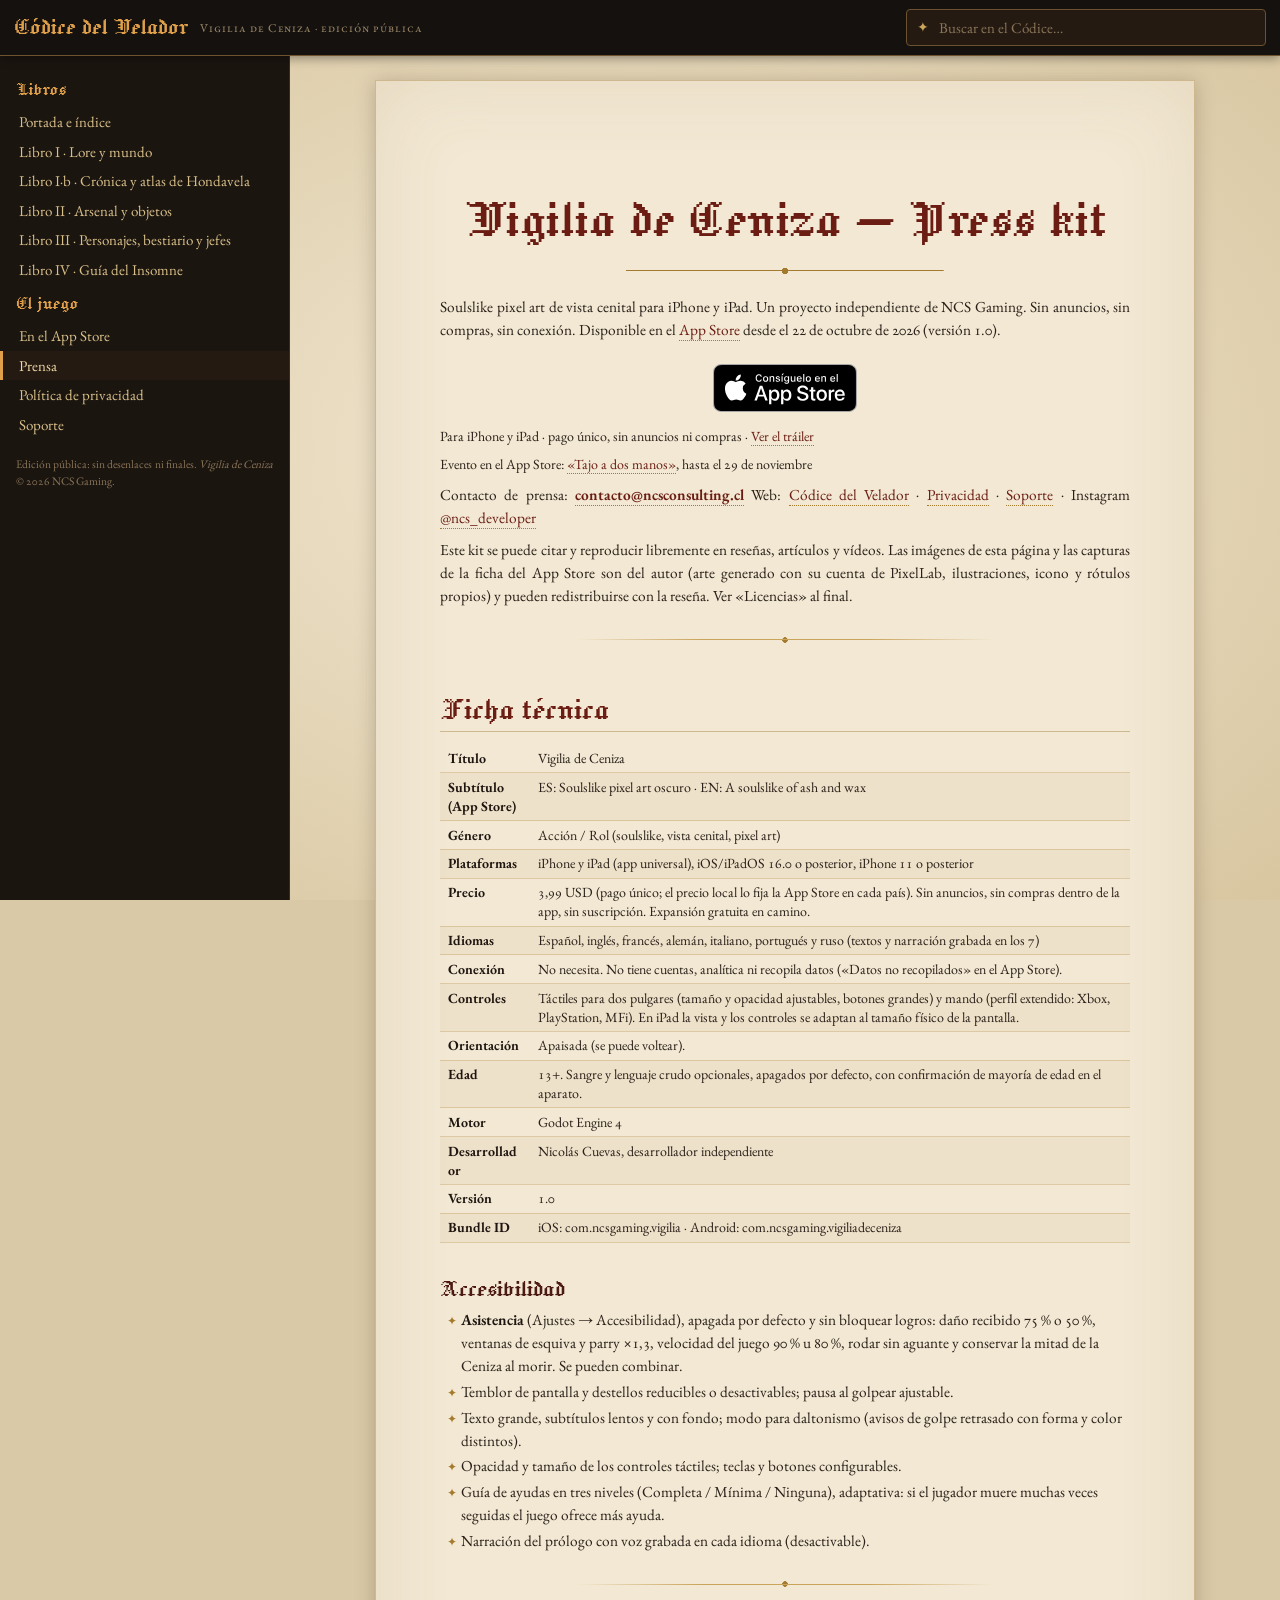
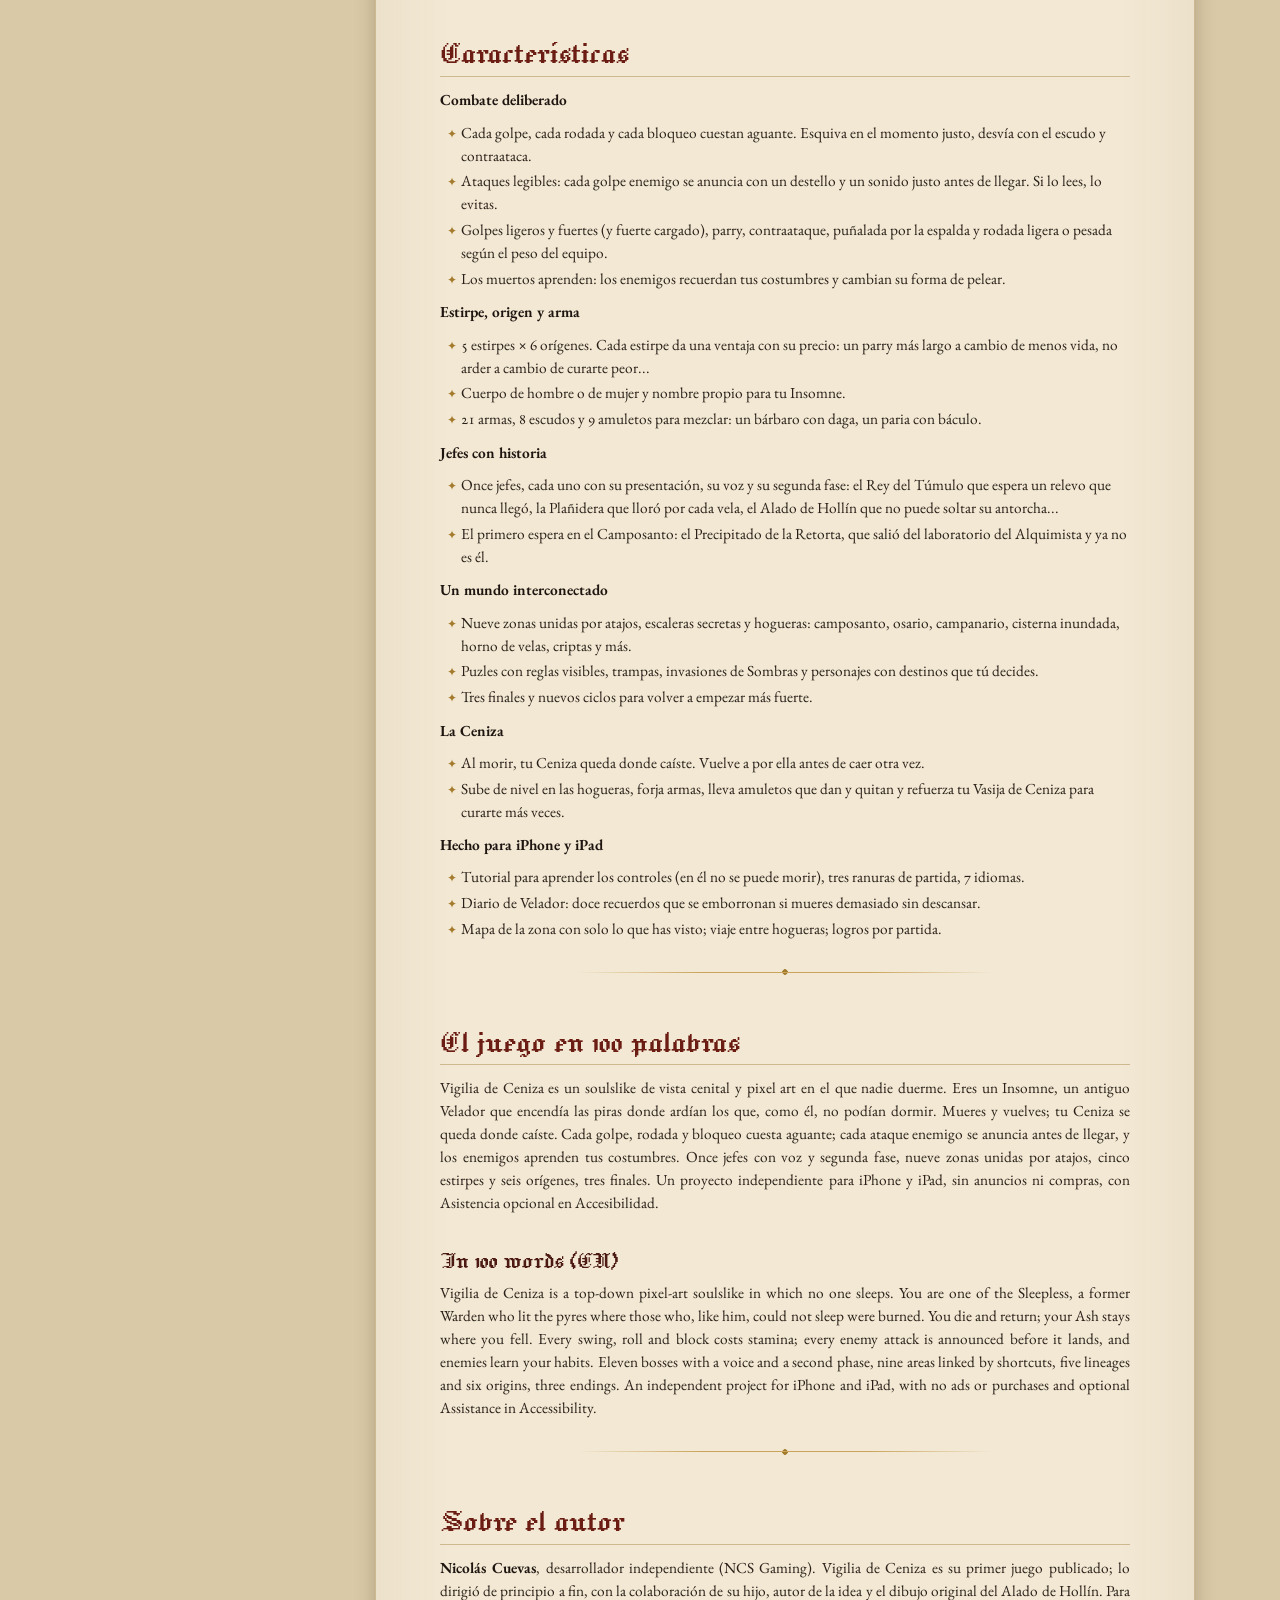
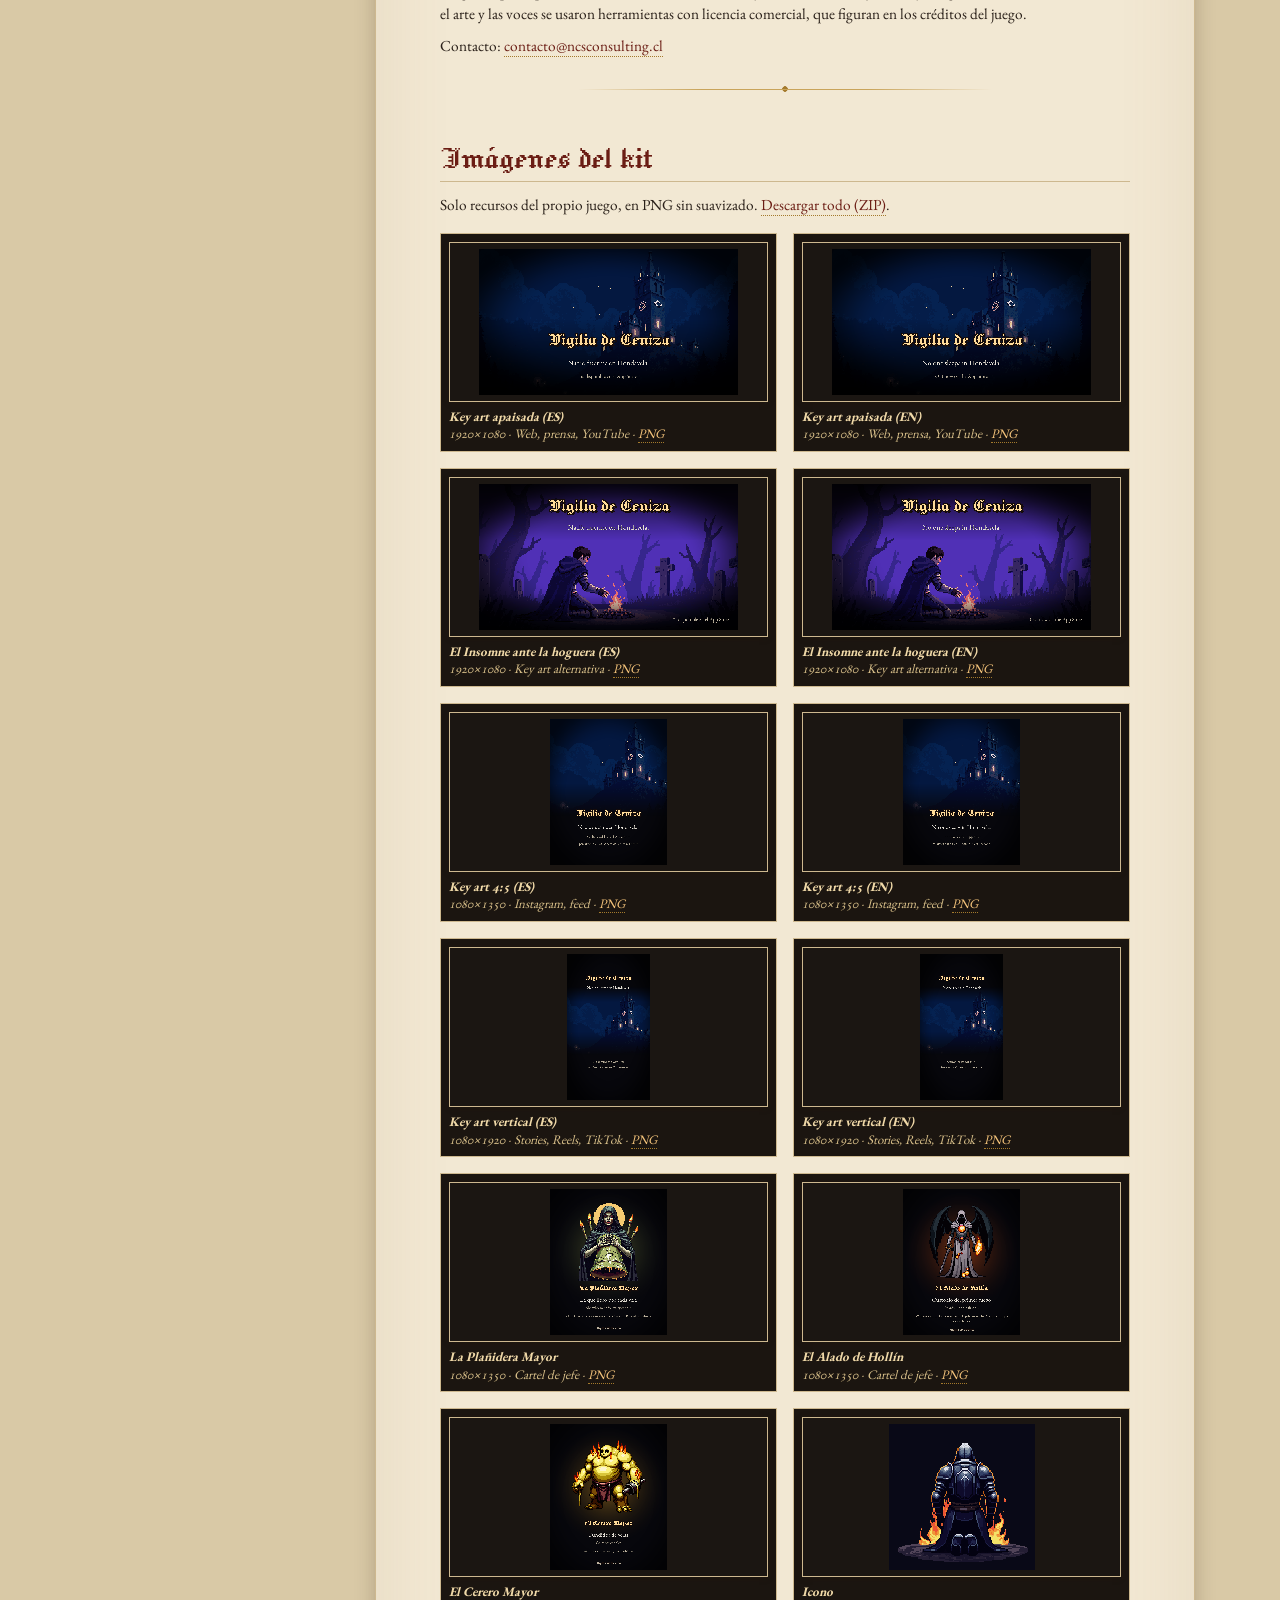
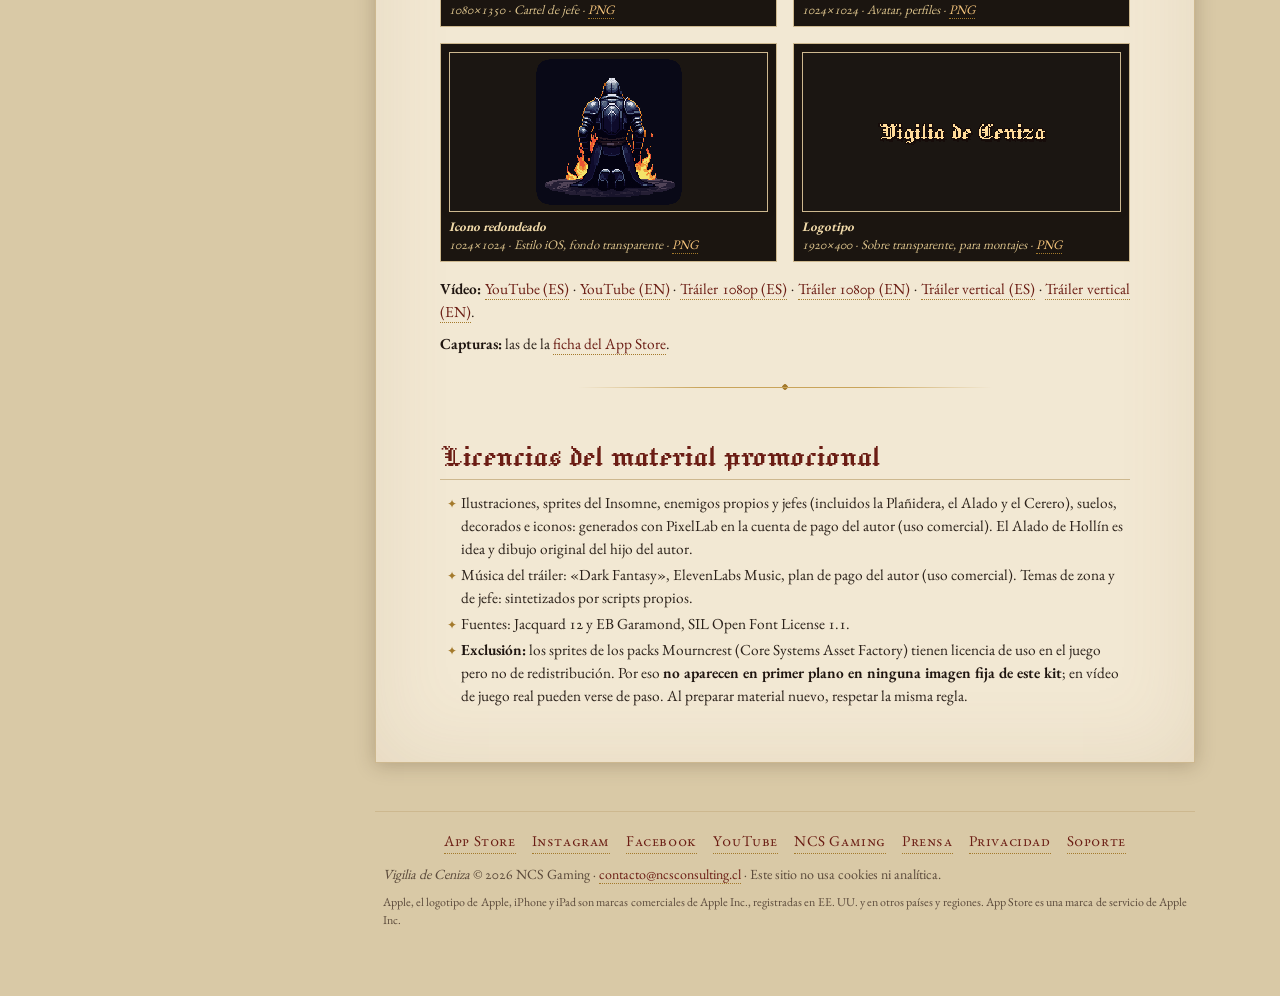
<file: presskit.html>
<!doctype html>
<html lang="es">
<head>
<meta charset="utf-8">
<meta name="viewport" content="width=device-width, initial-scale=1">
<title>Prensa — Vigilia de Ceniza · press kit</title>
<meta name="description" content="Press kit de Vigilia de Ceniza: ficha técnica, características, textos, contacto de prensa e imágenes para descargar (key art, carteles de jefes, icono y logotipo).">
<link rel="canonical" href="https://ncsconsulting-develops.github.io/vigilia-de-ceniza/presskit.html">
<meta property="og:type" content="website">
<meta property="og:site_name" content="Vigilia de Ceniza">
<meta property="og:locale" content="es_ES">
<meta property="og:title" content="Prensa — Vigilia de Ceniza · press kit">
<meta property="og:description" content="Press kit de Vigilia de Ceniza: ficha técnica, características, textos, contacto de prensa e imágenes para descargar (key art, carteles de jefes, icono y logotipo).">
<meta property="og:url" content="https://ncsconsulting-develops.github.io/vigilia-de-ceniza/presskit.html">
<meta property="og:image" content="https://ncsconsulting-develops.github.io/vigilia-de-ceniza/img/og_vigilia.jpg">
<meta property="og:image:width" content="1200">
<meta property="og:image:height" content="630">
<meta property="og:image:type" content="image/jpeg">
<meta property="og:image:alt" content="Vigilia de Ceniza: una catedral de noche sobre Hondavela. Nadie duerme en Hondavela. Ya disponible en el App Store.">
<meta name="twitter:card" content="summary_large_image">
<meta name="twitter:title" content="Prensa — Vigilia de Ceniza · press kit">
<meta name="twitter:description" content="Press kit de Vigilia de Ceniza: ficha técnica, características, textos, contacto de prensa e imágenes para descargar (key art, carteles de jefes, icono y logotipo).">
<meta name="twitter:image" content="https://ncsconsulting-develops.github.io/vigilia-de-ceniza/img/og_vigilia.jpg">
<meta name="twitter:image:alt" content="Vigilia de Ceniza: una catedral de noche sobre Hondavela. Nadie duerme en Hondavela. Ya disponible en el App Store.">
<meta name="theme-color" content="#15110e">

<link rel="stylesheet" href="estilo.css">
<link rel="stylesheet" href="sitio.css">
<link rel="icon" href="img/favicon.svg" type="image/svg+xml">
</head>
<body>
<header class="barra">
<button class="menu-btn" id="menu-btn" aria-label="Menú">☰ Índice</button>
<a class="titulo" href="index.html">Códice del Velador</a>
<span class="sub">Vigilia de Ceniza · edición pública</span>
<div class="buscar"><input id="buscar" type="search" placeholder="Buscar en el Códice…" autocomplete="off" aria-label="Buscar"><div class="resultados" id="resultados"></div></div>
</header>
<div class="velo" id="velo"></div>
<nav class="lateral" aria-label="Capítulos">
<h2>Libros</h2><ul>
<li><a href="index.html" data-cap="00">Portada e índice</a></li>
<li><a href="01_lore.html" data-cap="01">Libro I · Lore y mundo</a></li>
<li><a href="01b_cronica.html" data-cap="01b">Libro I·b · Crónica y atlas de Hondavela</a></li>
<li><a href="02_arsenal.html" data-cap="02">Libro II · Arsenal y objetos</a></li>
<li><a href="03_personajes_y_bestiario.html" data-cap="03">Libro III · Personajes, bestiario y jefes</a></li>
<li><a href="04_guia.html" data-cap="04">Libro IV · Guía del Insomne</a></li>
</ul>
<h2>El juego</h2><ul><li><a href="https://apps.apple.com/app/id6823702349">En el App Store</a></li><li><a href="presskit.html" data-cap="prensa" class="actual">Prensa</a></li><li><a href="privacy.html">Política de privacidad</a></li><li><a href="support.html">Soporte</a></li></ul>
<p class="pie-menu">Edición pública: sin desenlaces ni finales. <em>Vigilia de Ceniza</em> © 2026 NCS Gaming.</p>
</nav>
<main class="contenido">
<section class="capitulo">
<h1 id="vigilia-de-ceniza--press-kit">Vigilia de Ceniza — Press kit</h1>
<p>Soulslike pixel art de vista cenital para iPhone y iPad. Un proyecto independiente de NCS Gaming. Sin anuncios, sin compras, sin conexión. Disponible en el <a href="https://apps.apple.com/app/id6823702349">App Store</a> desde el 22 de octubre de 2026 (versión 1.0).</p>
<div class="tienda">
<a class="insignia" href="https://apps.apple.com/app/id6823702349?eventid=6827621388"><img src="img/appstore_es.svg" width="144" height="48" alt="Consíguelo en el App Store"></a>
<p>Para iPhone y iPad · pago único, sin anuncios ni compras · <a href="https://www.youtube.com/watch?v=l_gnsyrDU-k">Ver el tráiler</a></p>
<p>Evento en el App Store: <a href="https://apps.apple.com/app/id6823702349?eventid=6827621388">«Tajo a dos manos»</a>, hasta el 29 de noviembre</p>
</div>
<p>Contacto de prensa: <strong><a href="mailto:contacto@ncsconsulting.cl">contacto@ncsconsulting.cl</a></strong> Web: <a href="https://ncsconsulting-develops.github.io/vigilia-de-ceniza/">Códice del Velador</a> · <a href="https://ncsconsulting-develops.github.io/vigilia-de-ceniza/privacy.html">Privacidad</a> · <a href="https://ncsconsulting-develops.github.io/vigilia-de-ceniza/support.html">Soporte</a> · Instagram <a href="https://www.instagram.com/ncs_developer/">@ncs_developer</a></p>
<p>Este kit se puede citar y reproducir libremente en reseñas, artículos y vídeos. Las imágenes de esta página y las capturas de la ficha del App Store son del autor (arte generado con su cuenta de PixelLab, ilustraciones, icono y rótulos propios) y pueden redistribuirse con la reseña. Ver «Licencias» al final.</p>
<hr>
<h2 id="ficha-técnica">Ficha técnica</h2>
<table class="cols-2"><tbody><tr><td><strong>Título</strong></td><td>Vigilia de Ceniza</td></tr><tr><td><strong>Subtítulo (App Store)</strong></td><td>ES: Soulslike pixel art oscuro · EN: A soulslike of ash and wax</td></tr><tr><td><strong>Género</strong></td><td>Acción / Rol (soulslike, vista cenital, pixel art)</td></tr><tr><td><strong>Plataformas</strong></td><td>iPhone y iPad (app universal), iOS/iPadOS 16.0 o posterior, iPhone 11 o posterior</td></tr><tr><td><strong>Precio</strong></td><td>3,99 USD (pago único; el precio local lo fija la App Store en cada país). Sin anuncios, sin compras dentro de la app, sin suscripción. Expansión gratuita en camino.</td></tr><tr><td><strong>Idiomas</strong></td><td>Español, inglés, francés, alemán, italiano, portugués y ruso (textos y narración grabada en los 7)</td></tr><tr><td><strong>Conexión</strong></td><td>No necesita. No tiene cuentas, analítica ni recopila datos («Datos no recopilados» en el App Store).</td></tr><tr><td><strong>Controles</strong></td><td>Táctiles para dos pulgares (tamaño y opacidad ajustables, botones grandes) y mando (perfil extendido: Xbox, PlayStation, MFi). En iPad la vista y los controles se adaptan al tamaño físico de la pantalla.</td></tr><tr><td><strong>Orientación</strong></td><td>Apaisada (se puede voltear).</td></tr><tr><td><strong>Edad</strong></td><td>13+. Sangre y lenguaje crudo opcionales, apagados por defecto, con confirmación de mayoría de edad en el aparato.</td></tr><tr><td><strong>Motor</strong></td><td>Godot Engine 4</td></tr><tr><td><strong>Desarrollador</strong></td><td>Nicolás Cuevas, desarrollador independiente</td></tr><tr><td><strong>Versión</strong></td><td>1.0</td></tr><tr><td><strong>Bundle ID</strong></td><td>iOS: com.ncsgaming.vigilia · Android: com.ncsgaming.vigiliadeceniza</td></tr></tbody></table>
<h3 id="accesibilidad-1">Accesibilidad</h3>
<ul><li><strong>Asistencia</strong> (Ajustes → Accesibilidad), apagada por defecto y sin bloquear logros: daño recibido 75 % o 50 %, ventanas de esquiva y parry ×1,3, velocidad del juego 90 % u 80 %, rodar sin aguante y conservar la mitad de la Ceniza al morir. Se pueden combinar.</li><li>Temblor de pantalla y destellos reducibles o desactivables; pausa al golpear ajustable.</li><li>Texto grande, subtítulos lentos y con fondo; modo para daltonismo (avisos de golpe retrasado con forma y color distintos).</li><li>Opacidad y tamaño de los controles táctiles; teclas y botones configurables.</li><li>Guía de ayudas en tres niveles (Completa / Mínima / Ninguna), adaptativa: si el jugador muere muchas veces seguidas el juego ofrece más ayuda.</li><li>Narración del prólogo con voz grabada en cada idioma (desactivable).</li></ul>
<hr>
<h2 id="características">Características</h2>
<p><strong>Combate deliberado</strong></p>
<ul><li>Cada golpe, cada rodada y cada bloqueo cuestan aguante. Esquiva en el momento justo, desvía con el escudo y contraataca.</li><li>Ataques legibles: cada golpe enemigo se anuncia con un destello y un sonido justo antes de llegar. Si lo lees, lo evitas.</li><li>Golpes ligeros y fuertes (y fuerte cargado), parry, contraataque, puñalada por la espalda y rodada ligera o pesada según el peso del equipo.</li><li>Los muertos aprenden: los enemigos recuerdan tus costumbres y cambian su forma de pelear.</li></ul>
<p><strong>Estirpe, origen y arma</strong></p>
<ul><li>5 estirpes × 6 orígenes. Cada estirpe da una ventaja con su precio: un parry más largo a cambio de menos vida, no arder a cambio de curarte peor...</li><li>Cuerpo de hombre o de mujer y nombre propio para tu Insomne.</li><li>21 armas, 8 escudos y 9 amuletos para mezclar: un bárbaro con daga, un paria con báculo.</li></ul>
<p><strong>Jefes con historia</strong></p>
<ul><li>Once jefes, cada uno con su presentación, su voz y su segunda fase: el Rey del Túmulo que espera un relevo que nunca llegó, la Plañidera que lloró por cada vela, el Alado de Hollín que no puede soltar su antorcha...</li><li>El primero espera en el Camposanto: el Precipitado de la Retorta, que salió del laboratorio del Alquimista y ya no es él.</li></ul>
<p><strong>Un mundo interconectado</strong></p>
<ul><li>Nueve zonas unidas por atajos, escaleras secretas y hogueras: camposanto, osario, campanario, cisterna inundada, horno de velas, criptas y más.</li><li>Puzles con reglas visibles, trampas, invasiones de Sombras y personajes con destinos que tú decides.</li><li>Tres finales y nuevos ciclos para volver a empezar más fuerte.</li></ul>
<p><strong>La Ceniza</strong></p>
<ul><li>Al morir, tu Ceniza queda donde caíste. Vuelve a por ella antes de caer otra vez.</li><li>Sube de nivel en las hogueras, forja armas, lleva amuletos que dan y quitan y refuerza tu Vasija de Ceniza para curarte más veces.</li></ul>
<p><strong>Hecho para iPhone y iPad</strong></p>
<ul><li>Tutorial para aprender los controles (en él no se puede morir), tres ranuras de partida, 7 idiomas.</li><li>Diario de Velador: doce recuerdos que se emborronan si mueres demasiado sin descansar.</li><li>Mapa de la zona con solo lo que has visto; viaje entre hogueras; logros por partida.</li></ul>
<hr>
<h2 id="el-juego-en-100-palabras">El juego en 100 palabras</h2>
<p>Vigilia de Ceniza es un soulslike de vista cenital y pixel art en el que nadie duerme. Eres un Insomne, un antiguo Velador que encendía las piras donde ardían los que, como él, no podían dormir. Mueres y vuelves; tu Ceniza se queda donde caíste. Cada golpe, rodada y bloqueo cuesta aguante; cada ataque enemigo se anuncia antes de llegar, y los enemigos aprenden tus costumbres. Once jefes con voz y segunda fase, nueve zonas unidas por atajos, cinco estirpes y seis orígenes, tres finales. Un proyecto independiente para iPhone y iPad, sin anuncios ni compras, con Asistencia opcional en Accesibilidad.</p>
<h3 id="in-100-words-en">In 100 words (EN)</h3>
<p>Vigilia de Ceniza is a top-down pixel-art soulslike in which no one sleeps. You are one of the Sleepless, a former Warden who lit the pyres where those who, like him, could not sleep were burned. You die and return; your Ash stays where you fell. Every swing, roll and block costs stamina; every enemy attack is announced before it lands, and enemies learn your habits. Eleven bosses with a voice and a second phase, nine areas linked by shortcuts, five lineages and six origins, three endings. An independent project for iPhone and iPad, with no ads or purchases and optional Assistance in Accessibility.</p>
<hr>
<h2 id="sobre-el-autor">Sobre el autor</h2>
<p><strong>Nicolás Cuevas</strong>, desarrollador independiente (NCS Gaming). Vigilia de Ceniza es su primer juego publicado; lo dirigió de principio a fin, con la colaboración de su hijo, autor de la idea y el dibujo original del Alado de Hollín. Para el arte y las voces se usaron herramientas con licencia comercial, que figuran en los créditos del juego.</p>
<p>Contacto: <a href="mailto:contacto@ncsconsulting.cl">contacto@ncsconsulting.cl</a></p>
<hr>
<h2 id="imagenes">Imágenes del kit</h2>
<p>Solo recursos del propio juego, en PNG sin suavizado. <a href="prensa/vigilia_de_ceniza_prensa.zip" download>Descargar todo (ZIP)</a>.</p>
<div class="prensa-galeria"><figure><a class="img" href="prensa/keyart_1920x1080_es.png"><img src="prensa/keyart_1920x1080_es.png" alt="Key art apaisada (ES)" loading="lazy"></a><figcaption><b>Key art apaisada (ES)</b>1920×1080 · Web, prensa, YouTube · <a href="prensa/keyart_1920x1080_es.png" download>PNG</a></figcaption></figure><figure><a class="img" href="prensa/keyart_1920x1080_en.png"><img src="prensa/keyart_1920x1080_en.png" alt="Key art apaisada (EN)" loading="lazy"></a><figcaption><b>Key art apaisada (EN)</b>1920×1080 · Web, prensa, YouTube · <a href="prensa/keyart_1920x1080_en.png" download>PNG</a></figcaption></figure><figure><a class="img" href="prensa/keyart_insomne_1920x1080_es.png"><img src="prensa/keyart_insomne_1920x1080_es.png" alt="El Insomne ante la hoguera (ES)" loading="lazy"></a><figcaption><b>El Insomne ante la hoguera (ES)</b>1920×1080 · Key art alternativa · <a href="prensa/keyart_insomne_1920x1080_es.png" download>PNG</a></figcaption></figure><figure><a class="img" href="prensa/keyart_insomne_1920x1080_en.png"><img src="prensa/keyart_insomne_1920x1080_en.png" alt="El Insomne ante la hoguera (EN)" loading="lazy"></a><figcaption><b>El Insomne ante la hoguera (EN)</b>1920×1080 · Key art alternativa · <a href="prensa/keyart_insomne_1920x1080_en.png" download>PNG</a></figcaption></figure><figure><a class="img" href="prensa/keyart_1080x1350_es.png"><img src="prensa/keyart_1080x1350_es.png" alt="Key art 4:5 (ES)" loading="lazy"></a><figcaption><b>Key art 4:5 (ES)</b>1080×1350 · Instagram, feed · <a href="prensa/keyart_1080x1350_es.png" download>PNG</a></figcaption></figure><figure><a class="img" href="prensa/keyart_1080x1350_en.png"><img src="prensa/keyart_1080x1350_en.png" alt="Key art 4:5 (EN)" loading="lazy"></a><figcaption><b>Key art 4:5 (EN)</b>1080×1350 · Instagram, feed · <a href="prensa/keyart_1080x1350_en.png" download>PNG</a></figcaption></figure><figure><a class="img" href="prensa/keyart_1080x1920_es.png"><img src="prensa/keyart_1080x1920_es.png" alt="Key art vertical (ES)" loading="lazy"></a><figcaption><b>Key art vertical (ES)</b>1080×1920 · Stories, Reels, TikTok · <a href="prensa/keyart_1080x1920_es.png" download>PNG</a></figcaption></figure><figure><a class="img" href="prensa/keyart_1080x1920_en.png"><img src="prensa/keyart_1080x1920_en.png" alt="Key art vertical (EN)" loading="lazy"></a><figcaption><b>Key art vertical (EN)</b>1080×1920 · Stories, Reels, TikTok · <a href="prensa/keyart_1080x1920_en.png" download>PNG</a></figcaption></figure><figure><a class="img" href="prensa/boss_planidera_1080x1350.png"><img src="prensa/boss_planidera_1080x1350.png" alt="La Plañidera Mayor" loading="lazy"></a><figcaption><b>La Plañidera Mayor</b>1080×1350 · Cartel de jefe · <a href="prensa/boss_planidera_1080x1350.png" download>PNG</a></figcaption></figure><figure><a class="img" href="prensa/boss_angel_1080x1350.png"><img src="prensa/boss_angel_1080x1350.png" alt="El Alado de Hollín" loading="lazy"></a><figcaption><b>El Alado de Hollín</b>1080×1350 · Cartel de jefe · <a href="prensa/boss_angel_1080x1350.png" download>PNG</a></figcaption></figure><figure><a class="img" href="prensa/boss_cerero_1080x1350.png"><img src="prensa/boss_cerero_1080x1350.png" alt="El Cerero Mayor" loading="lazy"></a><figcaption><b>El Cerero Mayor</b>1080×1350 · Cartel de jefe · <a href="prensa/boss_cerero_1080x1350.png" download>PNG</a></figcaption></figure><figure><a class="img" href="prensa/icon_1024.png"><img src="prensa/icon_1024.png" alt="Icono" loading="lazy"></a><figcaption><b>Icono</b>1024×1024 · Avatar, perfiles · <a href="prensa/icon_1024.png" download>PNG</a></figcaption></figure><figure><a class="img" href="prensa/icon_1024_round.png"><img src="prensa/icon_1024_round.png" alt="Icono redondeado" loading="lazy"></a><figcaption><b>Icono redondeado</b>1024×1024 · Estilo iOS, fondo transparente · <a href="prensa/icon_1024_round.png" download>PNG</a></figcaption></figure><figure><a class="img" href="prensa/title_1920x400.png"><img src="prensa/title_1920x400.png" alt="Logotipo" loading="lazy"></a><figcaption><b>Logotipo</b>1920×400 · Sobre transparente, para montajes · <a href="prensa/title_1920x400.png" download>PNG</a></figcaption></figure></div>
<p><strong>Vídeo:</strong> <a href="https://www.youtube.com/watch?v=l_gnsyrDU-k">YouTube (ES)</a> · <a href="https://www.youtube.com/watch?v=ojKI4JvPZM0">YouTube (EN)</a> · <a href="https://ncsconsulting-develops.github.io/ncs-gaming/social/trailer_1080p_es.mp4">Tráiler 1080p (ES)</a> · <a href="https://ncsconsulting-develops.github.io/ncs-gaming/social/trailer_1080p_en.mp4">Tráiler 1080p (EN)</a> · <a href="https://ncsconsulting-develops.github.io/ncs-gaming/social/trailer_vertical_es.mp4">Tráiler vertical (ES)</a> · <a href="https://ncsconsulting-develops.github.io/ncs-gaming/social/trailer_vertical_en.mp4">Tráiler vertical (EN)</a>.</p>
<p><strong>Capturas:</strong> las de la <a href="https://apps.apple.com/app/id6823702349">ficha del App Store</a>.</p>
<hr>
<h2 id="licencias-del-material-promocional">Licencias del material promocional</h2>
<ul><li>Ilustraciones, sprites del Insomne, enemigos propios y jefes (incluidos la Plañidera, el Alado y el Cerero), suelos, decorados e iconos: generados con PixelLab en la cuenta de pago del autor (uso comercial). El Alado de Hollín es idea y dibujo original del hijo del autor.</li><li>Música del tráiler: «Dark Fantasy», ElevenLabs Music, plan de pago del autor (uso comercial). Temas de zona y de jefe: sintetizados por scripts propios.</li><li>Fuentes: Jacquard 12 y EB Garamond, SIL Open Font License 1.1.</li><li><strong>Exclusión:</strong> los sprites de los packs Mourncrest (Core Systems Asset Factory) tienen licencia de uso en el juego pero no de redistribución. Por eso <strong>no aparecen en primer plano en ninguna imagen fija de este kit</strong>; en vídeo de juego real pueden verse de paso. Al preparar material nuevo, respetar la misma regla.</li></ul>
</section>

<footer class="pie-sitio">
<nav aria-label="Enlaces">
<a href="https://apps.apple.com/app/id6823702349">App Store</a>
<a href="https://www.instagram.com/ncs_developer/" rel="me">Instagram</a>
<a href="https://www.facebook.com/61595371187636/" rel="me">Facebook</a>
<a href="https://www.youtube.com/channel/UCpxMOFgtdoj5tkHDwHvY6Mw" rel="me">YouTube</a>
<a href="https://ncsconsulting-develops.github.io/ncs-gaming/">NCS Gaming</a>
<a href="presskit.html">Prensa</a>
<a href="privacy.html">Privacidad</a>
<a href="support.html">Soporte</a>
</nav>
<p><em>Vigilia de Ceniza</em> © 2026 NCS Gaming · <a href="mailto:contacto@ncsconsulting.cl">contacto@ncsconsulting.cl</a> · Este sitio no usa cookies ni analítica.</p>
<p class="legal">Apple, el logotipo de Apple, iPhone y iPad son marcas comerciales de Apple Inc., registradas en EE. UU. y en otros países y regiones. App Store es una marca de servicio de Apple Inc.</p>
</footer>
</main>
<script src="sitio.js"></script>
</body>
</html>
</file>
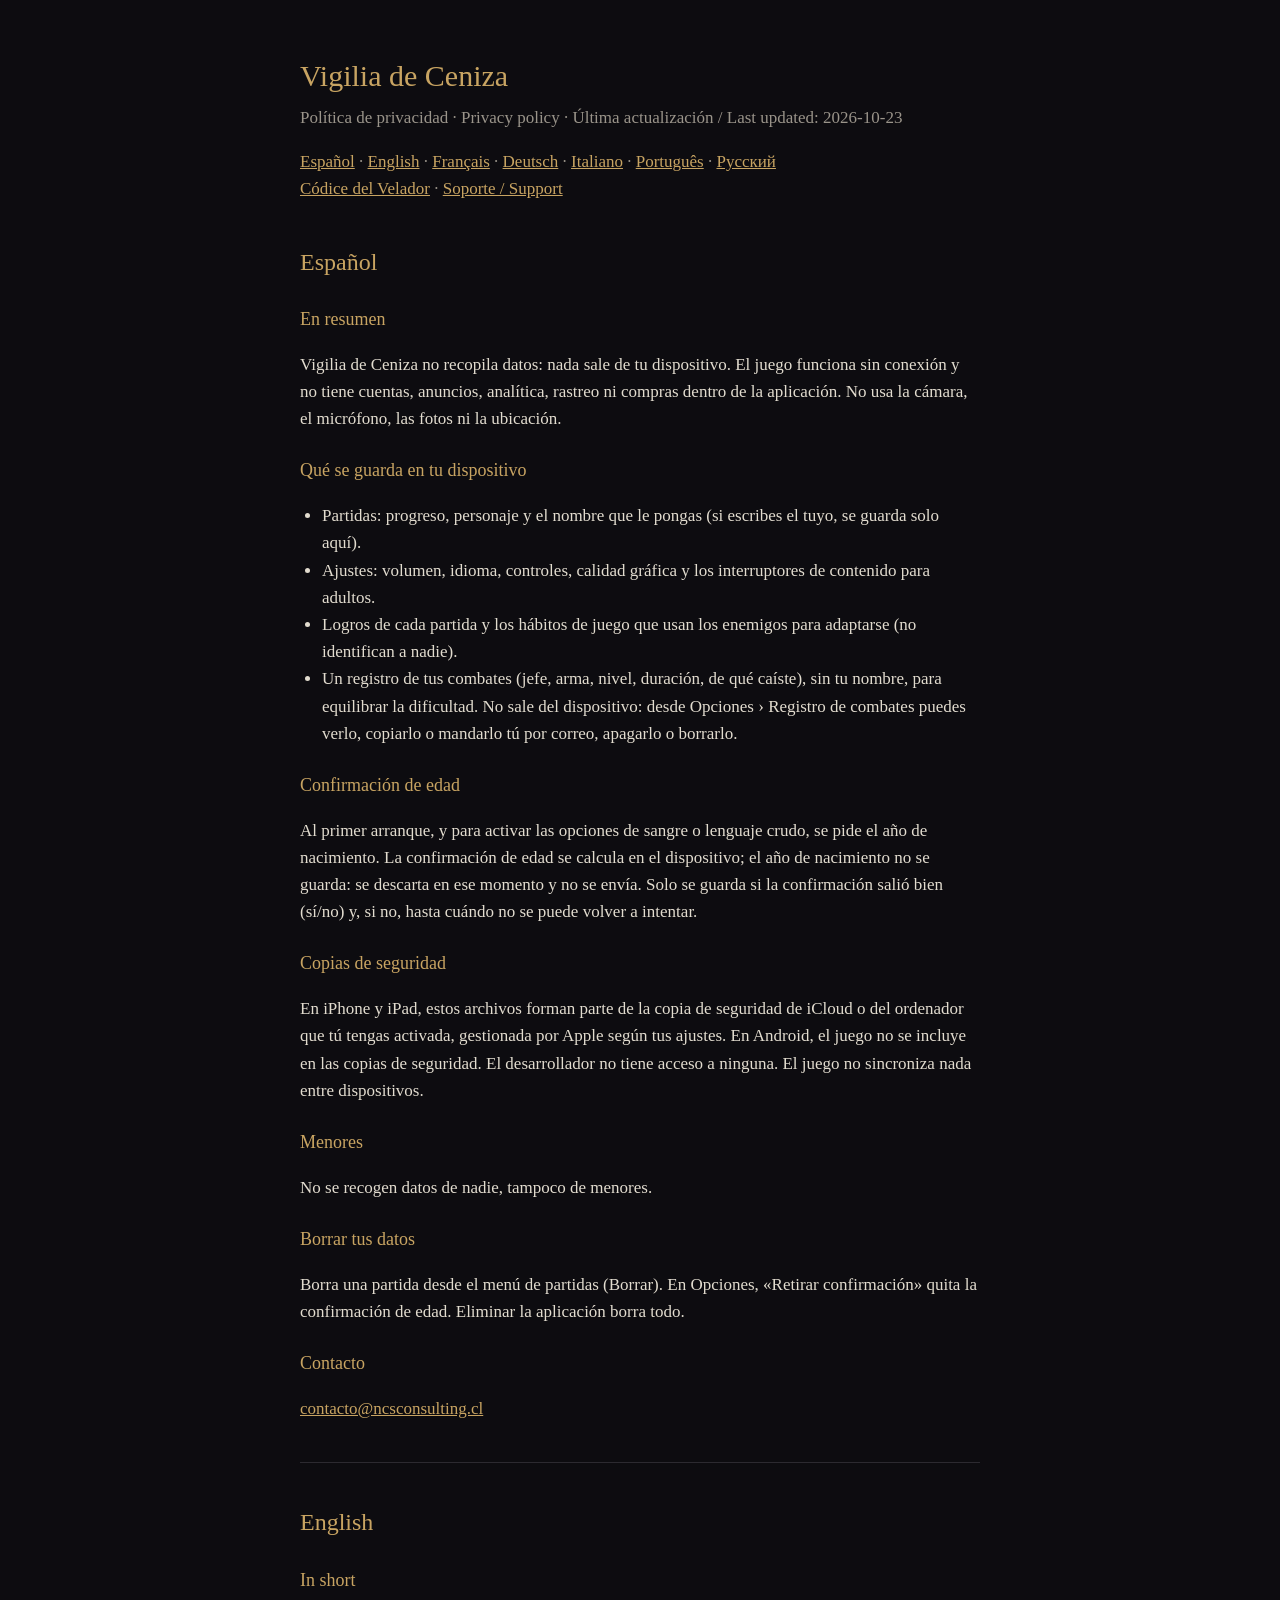
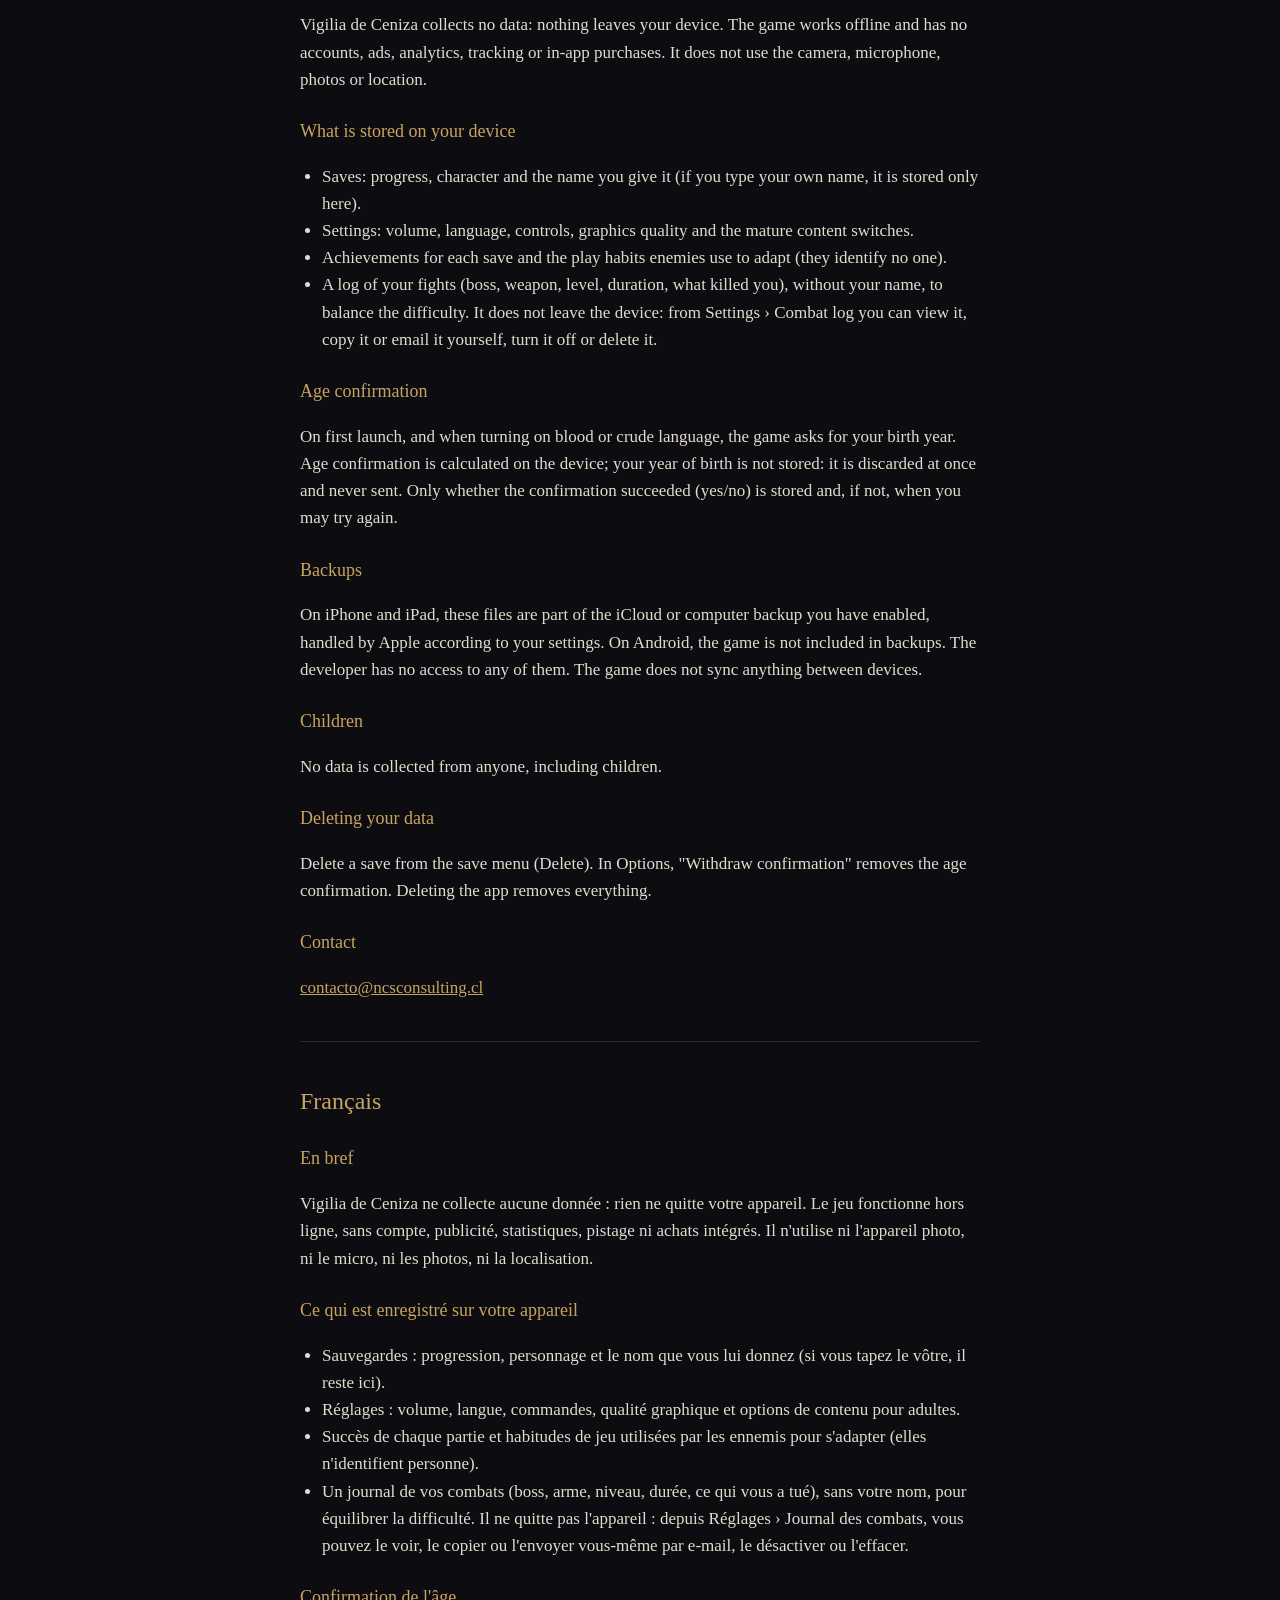
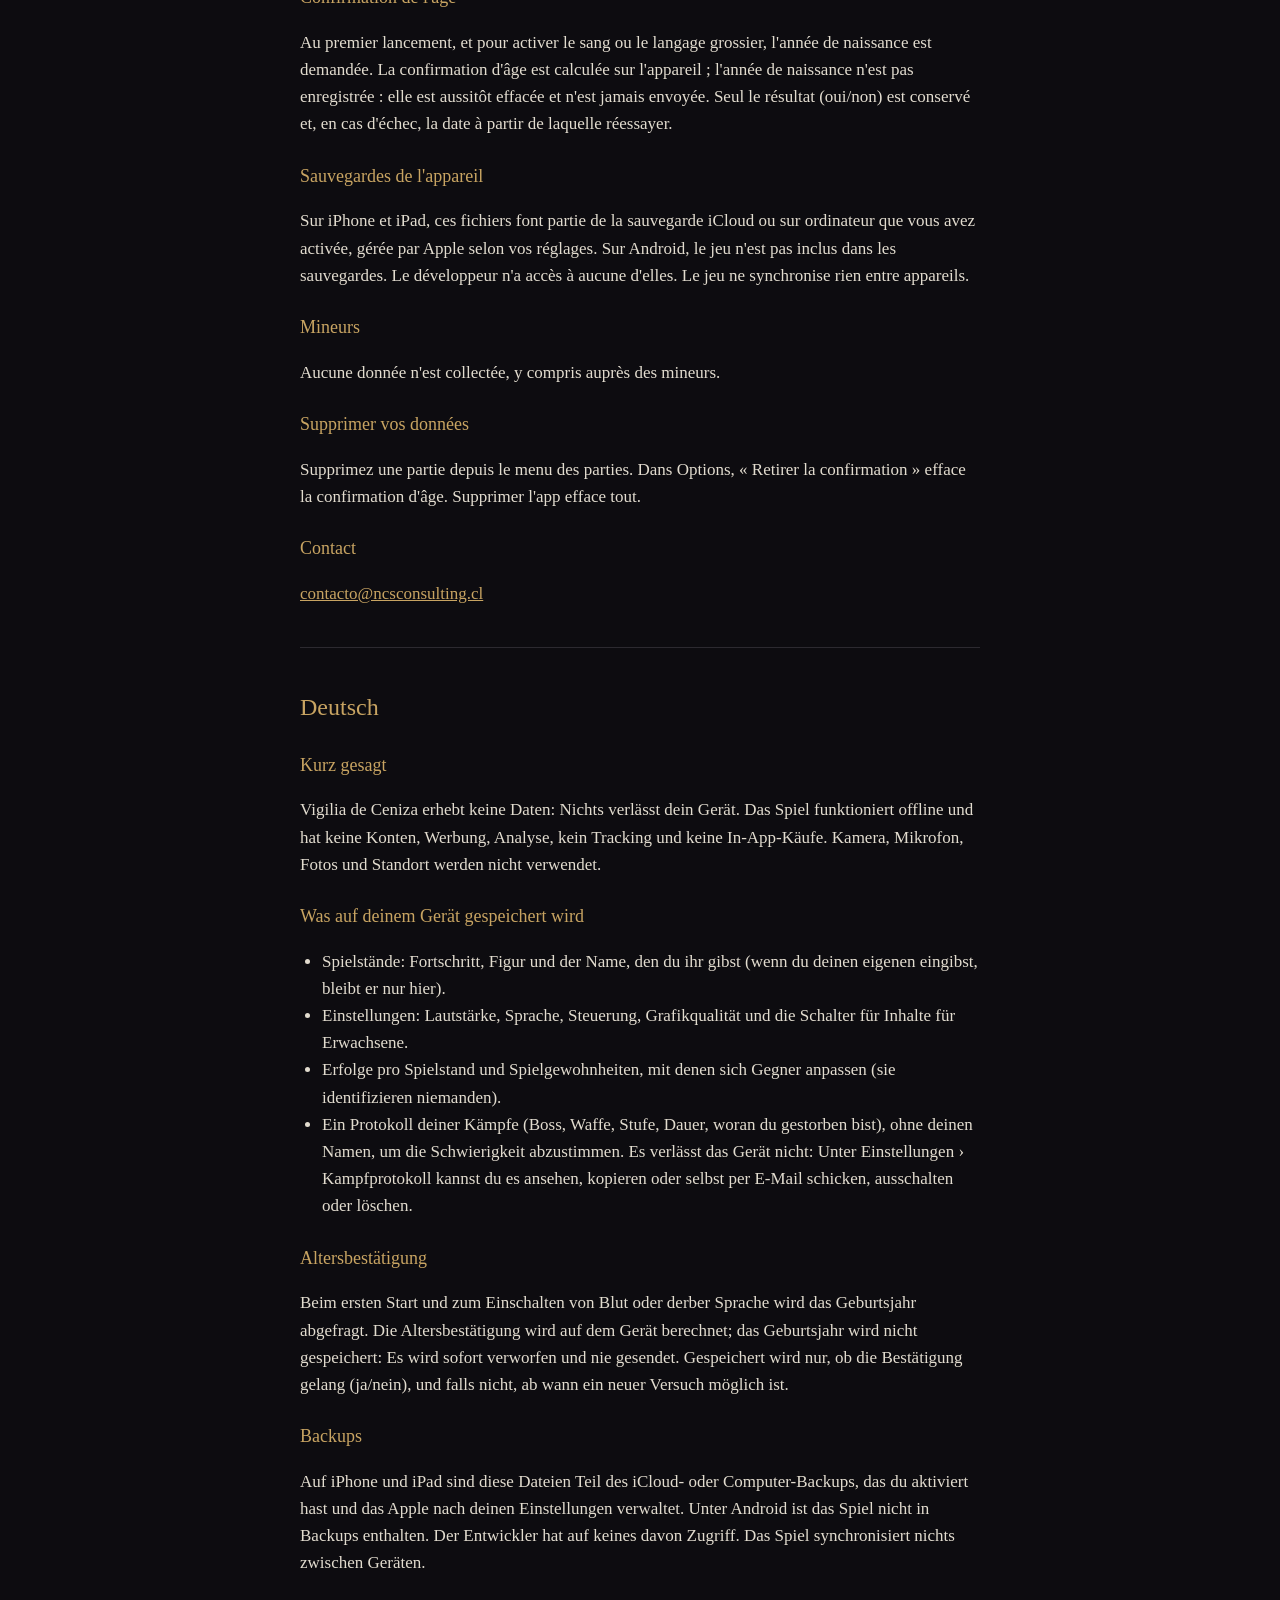
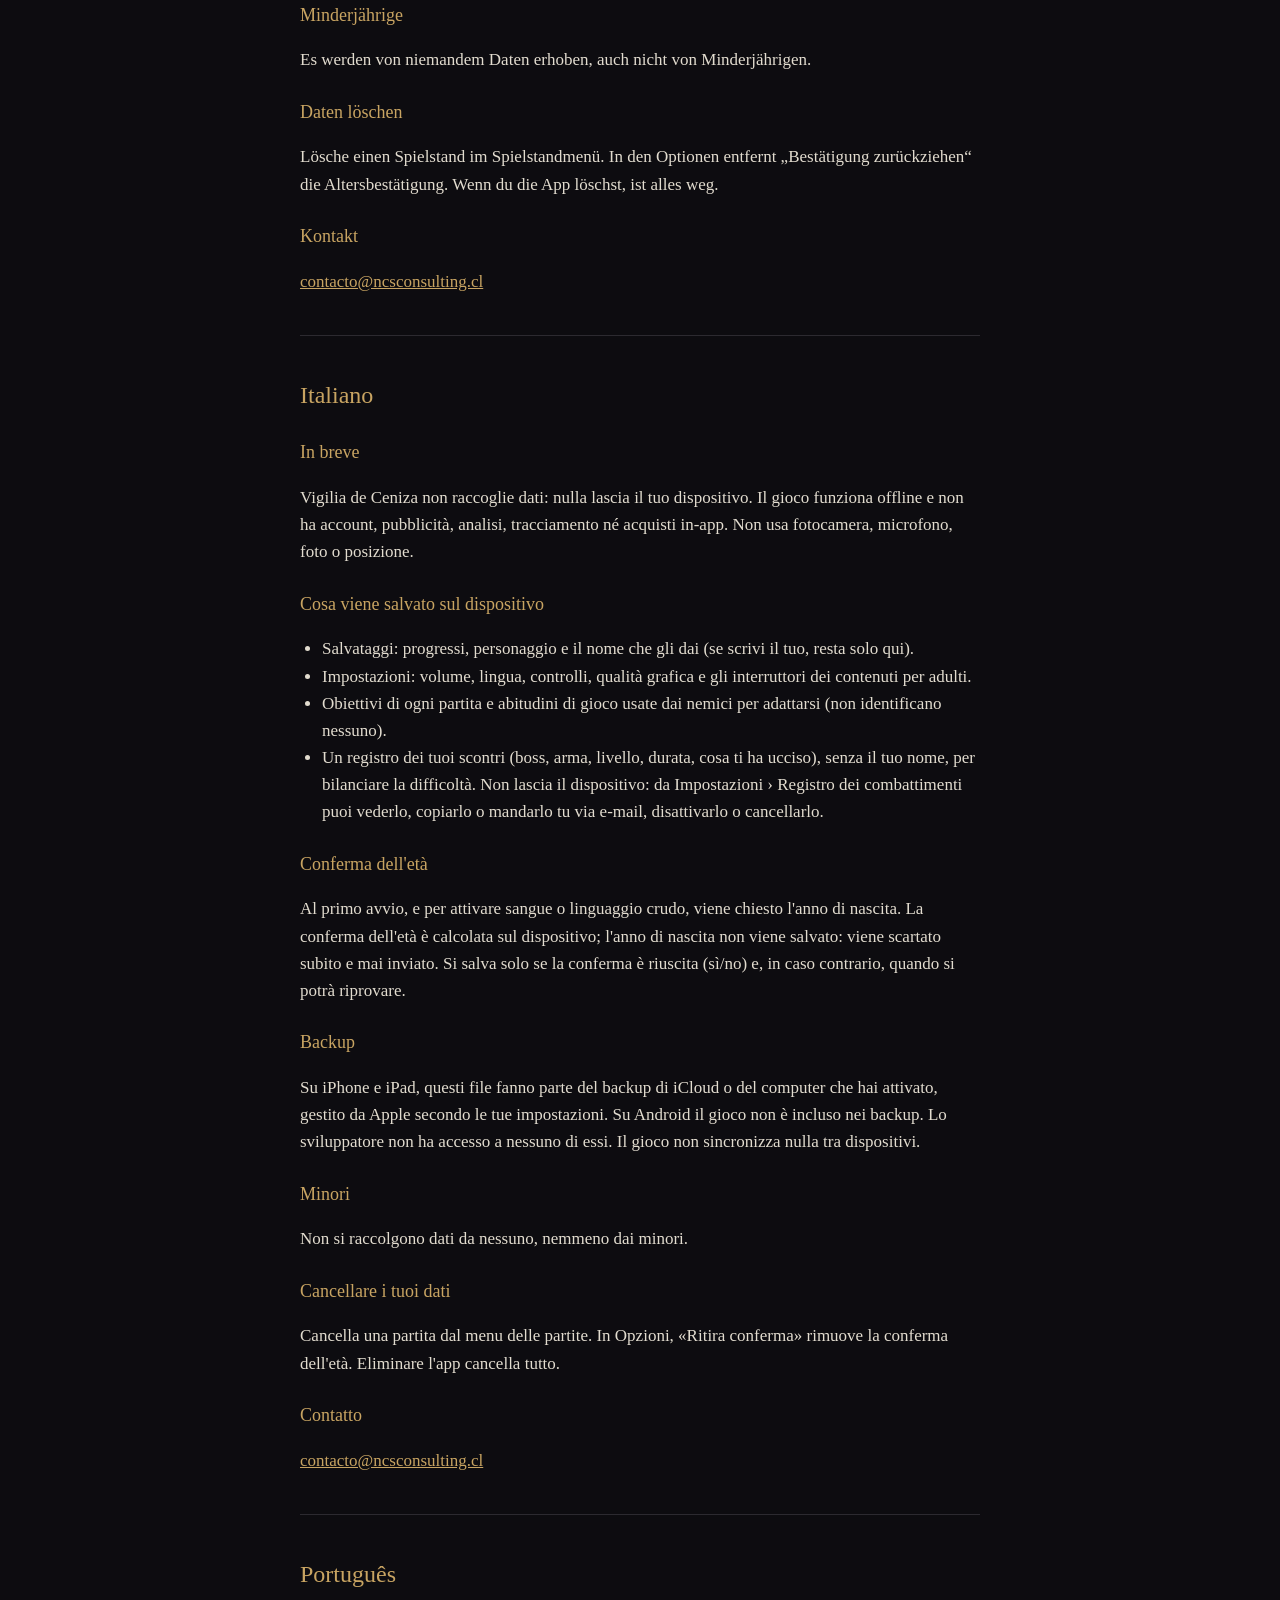
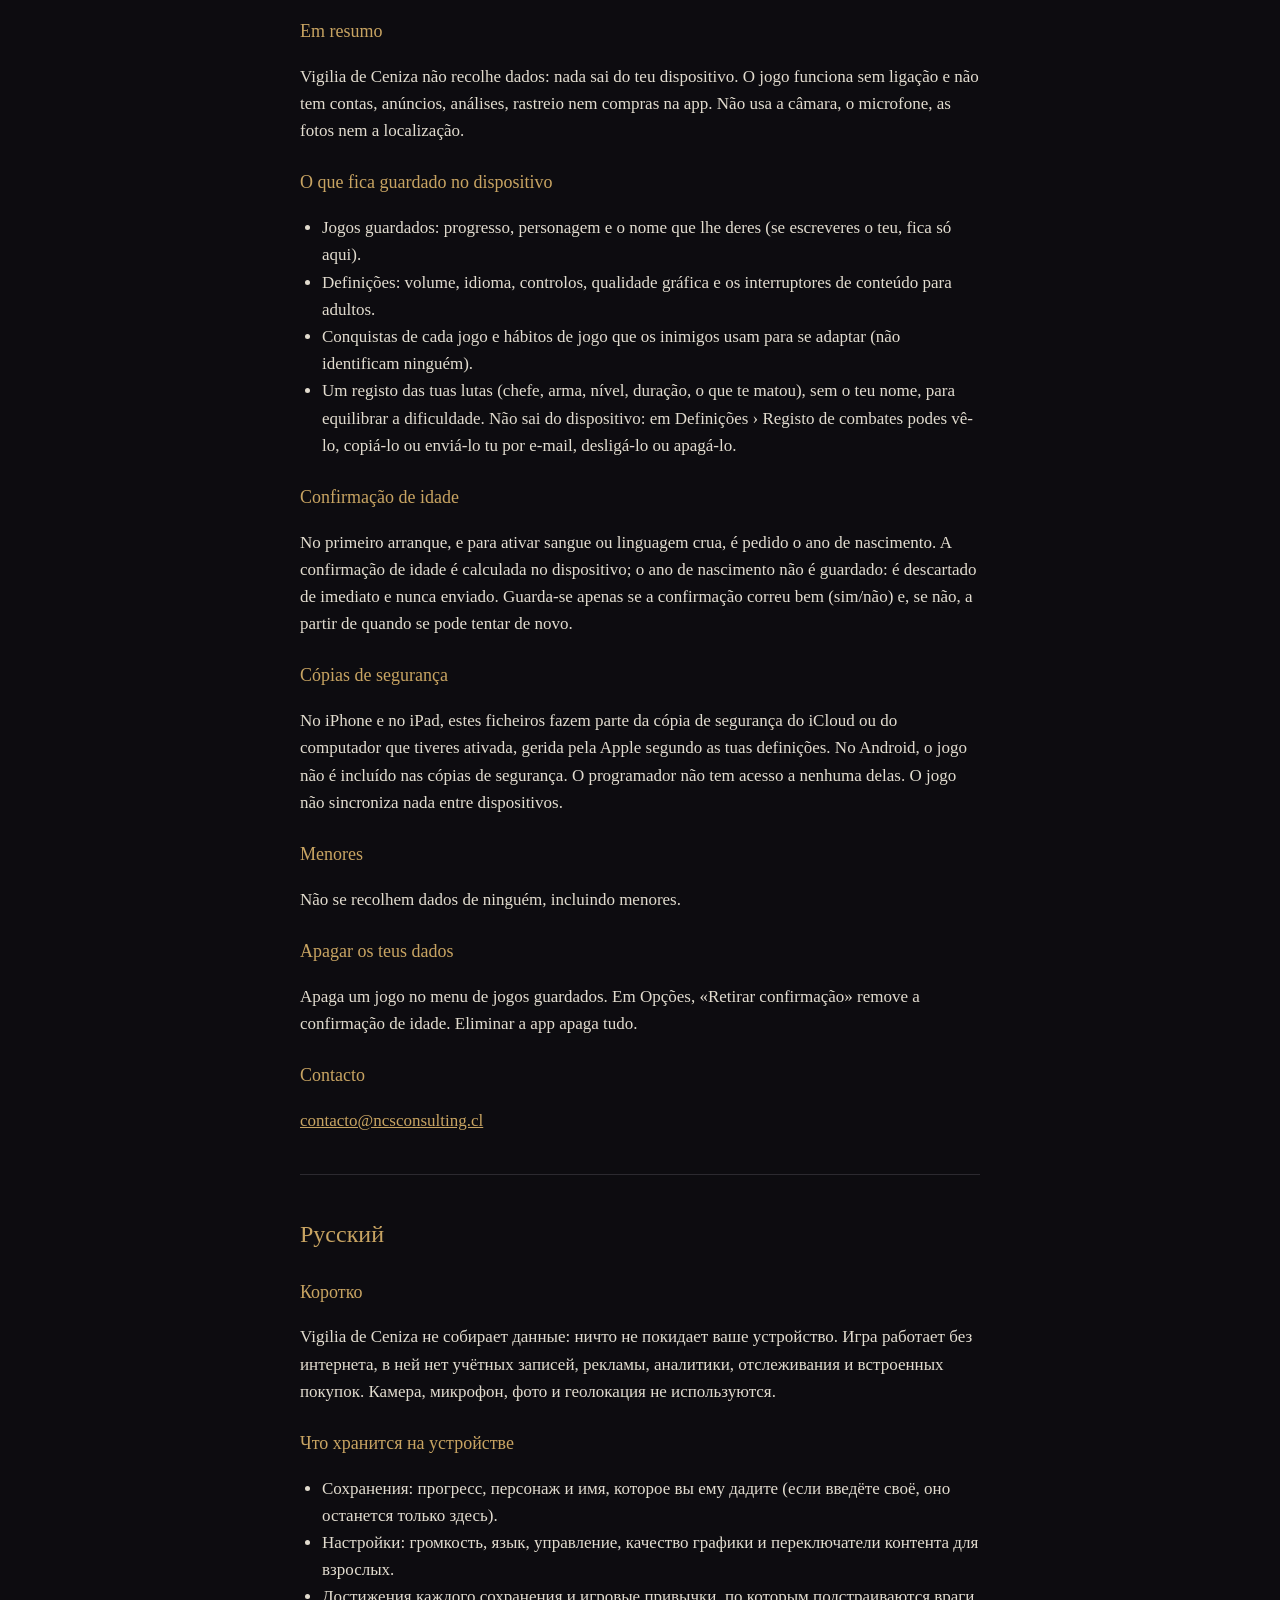
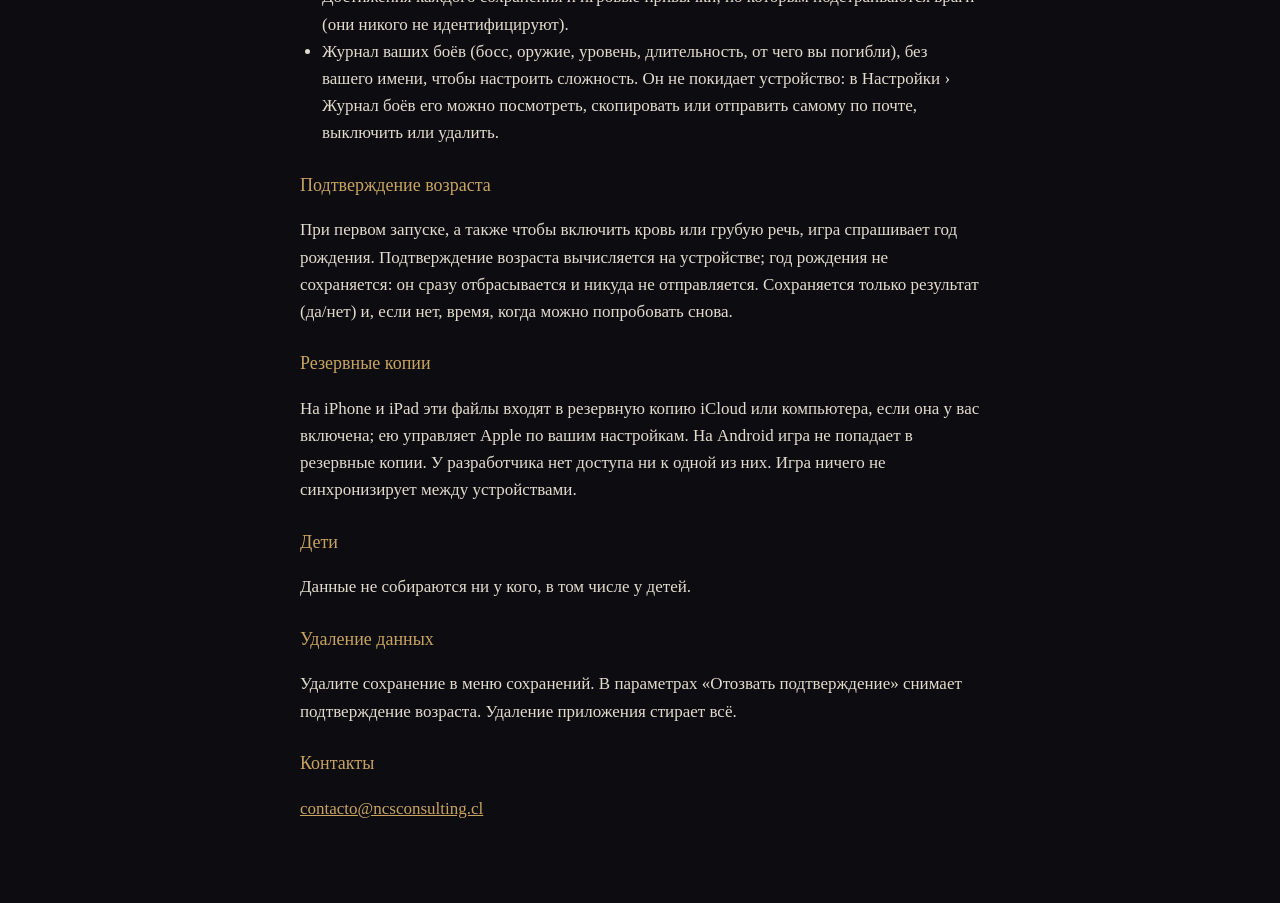
<file: privacy.html>
<!doctype html>
<html lang="es">
<head>
<meta charset="utf-8">
<meta name="viewport" content="width=device-width, initial-scale=1">
<title>Vigilia de Ceniza · Privacidad</title>
<style>
  :root { --bg: #0d0c10; --text: #e2dccf; --dim: #9a948a; --gold: #c8a462; }
  body { margin: 0; background: var(--bg); color: var(--text); font: 17px/1.6 Georgia, "Times New Roman", serif; }
  main { max-width: 680px; margin: 0 auto; padding: 32px 16px 64px; }
  h1 { color: var(--gold); font-weight: normal; font-size: 30px; margin-bottom: 4px; }
  h2 { color: var(--gold); font-weight: normal; font-size: 24px; margin-top: 40px; }
  h3 { color: var(--gold); font-weight: normal; font-size: 18px; margin: 24px 0 4px; }
  p.date, nav { color: var(--dim); margin-top: 0; }
  nav a, a { color: var(--gold); }
  ul { padding-left: 22px; }
  hr { border: 0; border-top: 1px solid #2c2a30; margin: 40px 0; }
</style>
</head>
<body>
<main>
  <h1>Vigilia de Ceniza</h1>
  <p class="date">Política de privacidad · Privacy policy · Última actualización / Last updated: 2026-10-23</p>
  <nav><a href="#es">Español</a> · <a href="#en">English</a> · <a href="#fr">Français</a> · <a href="#de">Deutsch</a> · <a href="#it">Italiano</a> · <a href="#pt">Português</a> · <a href="#ru">Русский</a><br><a href="index.html">Códice del Velador</a> · <a href="support.html">Soporte / Support</a></nav>

  <section id="es" lang="es">
  <h2>Español</h2>
  <h3>En resumen</h3>
  <p>Vigilia de Ceniza no recopila datos: nada sale de tu dispositivo. El juego funciona sin conexión y no tiene cuentas, anuncios, analítica, rastreo ni compras dentro de la aplicación. No usa la cámara, el micrófono, las fotos ni la ubicación.</p>
  <h3>Qué se guarda en tu dispositivo</h3>
  <ul>
    <li>Partidas: progreso, personaje y el nombre que le pongas (si escribes el tuyo, se guarda solo aquí).</li>
    <li>Ajustes: volumen, idioma, controles, calidad gráfica y los interruptores de contenido para adultos.</li>
    <li>Logros de cada partida y los hábitos de juego que usan los enemigos para adaptarse (no identifican a nadie).</li>
    <li>Un registro de tus combates (jefe, arma, nivel, duración, de qué caíste), sin tu nombre, para equilibrar la dificultad. No sale del dispositivo: desde Opciones › Registro de combates puedes verlo, copiarlo o mandarlo tú por correo, apagarlo o borrarlo.</li>
  </ul>
  <h3>Confirmación de edad</h3>
  <p>Al primer arranque, y para activar las opciones de sangre o lenguaje crudo, se pide el año de nacimiento. La confirmación de edad se calcula en el dispositivo; el año de nacimiento no se guarda: se descarta en ese momento y no se envía. Solo se guarda si la confirmación salió bien (sí/no) y, si no, hasta cuándo no se puede volver a intentar.</p>
  <h3>Copias de seguridad</h3>
  <p>En iPhone y iPad, estos archivos forman parte de la copia de seguridad de iCloud o del ordenador que tú tengas activada, gestionada por Apple según tus ajustes. En Android, el juego no se incluye en las copias de seguridad. El desarrollador no tiene acceso a ninguna. El juego no sincroniza nada entre dispositivos.</p>
  <h3>Menores</h3>
  <p>No se recogen datos de nadie, tampoco de menores.</p>
  <h3>Borrar tus datos</h3>
  <p>Borra una partida desde el menú de partidas (Borrar). En Opciones, «Retirar confirmación» quita la confirmación de edad. Eliminar la aplicación borra todo.</p>
  <h3>Contacto</h3>
  <p><a href="mailto:contacto@ncsconsulting.cl">contacto@ncsconsulting.cl</a></p>
  </section>

  <hr>

  <section id="en" lang="en">
  <h2>English</h2>
  <h3>In short</h3>
  <p>Vigilia de Ceniza collects no data: nothing leaves your device. The game works offline and has no accounts, ads, analytics, tracking or in-app purchases. It does not use the camera, microphone, photos or location.</p>
  <h3>What is stored on your device</h3>
  <ul>
    <li>Saves: progress, character and the name you give it (if you type your own name, it is stored only here).</li>
    <li>Settings: volume, language, controls, graphics quality and the mature content switches.</li>
    <li>Achievements for each save and the play habits enemies use to adapt (they identify no one).</li>
    <li>A log of your fights (boss, weapon, level, duration, what killed you), without your name, to balance the difficulty. It does not leave the device: from Settings › Combat log you can view it, copy it or email it yourself, turn it off or delete it.</li>
  </ul>
  <h3>Age confirmation</h3>
  <p>On first launch, and when turning on blood or crude language, the game asks for your birth year. Age confirmation is calculated on the device; your year of birth is not stored: it is discarded at once and never sent. Only whether the confirmation succeeded (yes/no) is stored and, if not, when you may try again.</p>
  <h3>Backups</h3>
  <p>On iPhone and iPad, these files are part of the iCloud or computer backup you have enabled, handled by Apple according to your settings. On Android, the game is not included in backups. The developer has no access to any of them. The game does not sync anything between devices.</p>
  <h3>Children</h3>
  <p>No data is collected from anyone, including children.</p>
  <h3>Deleting your data</h3>
  <p>Delete a save from the save menu (Delete). In Options, "Withdraw confirmation" removes the age confirmation. Deleting the app removes everything.</p>
  <h3>Contact</h3>
  <p><a href="mailto:contacto@ncsconsulting.cl">contacto@ncsconsulting.cl</a></p>
  </section>

  <hr>

  <section id="fr" lang="fr">
  <h2>Français</h2>
  <h3>En bref</h3>
  <p>Vigilia de Ceniza ne collecte aucune donnée : rien ne quitte votre appareil. Le jeu fonctionne hors ligne, sans compte, publicité, statistiques, pistage ni achats intégrés. Il n'utilise ni l'appareil photo, ni le micro, ni les photos, ni la localisation.</p>
  <h3>Ce qui est enregistré sur votre appareil</h3>
  <ul>
    <li>Sauvegardes : progression, personnage et le nom que vous lui donnez (si vous tapez le vôtre, il reste ici).</li>
    <li>Réglages : volume, langue, commandes, qualité graphique et options de contenu pour adultes.</li>
    <li>Succès de chaque partie et habitudes de jeu utilisées par les ennemis pour s'adapter (elles n'identifient personne).</li>
    <li>Un journal de vos combats (boss, arme, niveau, durée, ce qui vous a tué), sans votre nom, pour équilibrer la difficulté. Il ne quitte pas l'appareil : depuis Réglages › Journal des combats, vous pouvez le voir, le copier ou l'envoyer vous-même par e-mail, le désactiver ou l'effacer.</li>
  </ul>
  <h3>Confirmation de l'âge</h3>
  <p>Au premier lancement, et pour activer le sang ou le langage grossier, l'année de naissance est demandée. La confirmation d'âge est calculée sur l'appareil ; l'année de naissance n'est pas enregistrée : elle est aussitôt effacée et n'est jamais envoyée. Seul le résultat (oui/non) est conservé et, en cas d'échec, la date à partir de laquelle réessayer.</p>
  <h3>Sauvegardes de l'appareil</h3>
  <p>Sur iPhone et iPad, ces fichiers font partie de la sauvegarde iCloud ou sur ordinateur que vous avez activée, gérée par Apple selon vos réglages. Sur Android, le jeu n'est pas inclus dans les sauvegardes. Le développeur n'a accès à aucune d'elles. Le jeu ne synchronise rien entre appareils.</p>
  <h3>Mineurs</h3>
  <p>Aucune donnée n'est collectée, y compris auprès des mineurs.</p>
  <h3>Supprimer vos données</h3>
  <p>Supprimez une partie depuis le menu des parties. Dans Options, « Retirer la confirmation » efface la confirmation d'âge. Supprimer l'app efface tout.</p>
  <h3>Contact</h3>
  <p><a href="mailto:contacto@ncsconsulting.cl">contacto@ncsconsulting.cl</a></p>
  </section>

  <hr>

  <section id="de" lang="de">
  <h2>Deutsch</h2>
  <h3>Kurz gesagt</h3>
  <p>Vigilia de Ceniza erhebt keine Daten: Nichts verlässt dein Gerät. Das Spiel funktioniert offline und hat keine Konten, Werbung, Analyse, kein Tracking und keine In-App-Käufe. Kamera, Mikrofon, Fotos und Standort werden nicht verwendet.</p>
  <h3>Was auf deinem Gerät gespeichert wird</h3>
  <ul>
    <li>Spielstände: Fortschritt, Figur und der Name, den du ihr gibst (wenn du deinen eigenen eingibst, bleibt er nur hier).</li>
    <li>Einstellungen: Lautstärke, Sprache, Steuerung, Grafikqualität und die Schalter für Inhalte für Erwachsene.</li>
    <li>Erfolge pro Spielstand und Spielgewohnheiten, mit denen sich Gegner anpassen (sie identifizieren niemanden).</li>
    <li>Ein Protokoll deiner Kämpfe (Boss, Waffe, Stufe, Dauer, woran du gestorben bist), ohne deinen Namen, um die Schwierigkeit abzustimmen. Es verlässt das Gerät nicht: Unter Einstellungen › Kampfprotokoll kannst du es ansehen, kopieren oder selbst per E-Mail schicken, ausschalten oder löschen.</li>
  </ul>
  <h3>Altersbestätigung</h3>
  <p>Beim ersten Start und zum Einschalten von Blut oder derber Sprache wird das Geburtsjahr abgefragt. Die Altersbestätigung wird auf dem Gerät berechnet; das Geburtsjahr wird nicht gespeichert: Es wird sofort verworfen und nie gesendet. Gespeichert wird nur, ob die Bestätigung gelang (ja/nein), und falls nicht, ab wann ein neuer Versuch möglich ist.</p>
  <h3>Backups</h3>
  <p>Auf iPhone und iPad sind diese Dateien Teil des iCloud- oder Computer-Backups, das du aktiviert hast und das Apple nach deinen Einstellungen verwaltet. Unter Android ist das Spiel nicht in Backups enthalten. Der Entwickler hat auf keines davon Zugriff. Das Spiel synchronisiert nichts zwischen Geräten.</p>
  <h3>Minderjährige</h3>
  <p>Es werden von niemandem Daten erhoben, auch nicht von Minderjährigen.</p>
  <h3>Daten löschen</h3>
  <p>Lösche einen Spielstand im Spielstandmenü. In den Optionen entfernt „Bestätigung zurückziehen“ die Altersbestätigung. Wenn du die App löschst, ist alles weg.</p>
  <h3>Kontakt</h3>
  <p><a href="mailto:contacto@ncsconsulting.cl">contacto@ncsconsulting.cl</a></p>
  </section>

  <hr>

  <section id="it" lang="it">
  <h2>Italiano</h2>
  <h3>In breve</h3>
  <p>Vigilia de Ceniza non raccoglie dati: nulla lascia il tuo dispositivo. Il gioco funziona offline e non ha account, pubblicità, analisi, tracciamento né acquisti in-app. Non usa fotocamera, microfono, foto o posizione.</p>
  <h3>Cosa viene salvato sul dispositivo</h3>
  <ul>
    <li>Salvataggi: progressi, personaggio e il nome che gli dai (se scrivi il tuo, resta solo qui).</li>
    <li>Impostazioni: volume, lingua, controlli, qualità grafica e gli interruttori dei contenuti per adulti.</li>
    <li>Obiettivi di ogni partita e abitudini di gioco usate dai nemici per adattarsi (non identificano nessuno).</li>
    <li>Un registro dei tuoi scontri (boss, arma, livello, durata, cosa ti ha ucciso), senza il tuo nome, per bilanciare la difficoltà. Non lascia il dispositivo: da Impostazioni › Registro dei combattimenti puoi vederlo, copiarlo o mandarlo tu via e-mail, disattivarlo o cancellarlo.</li>
  </ul>
  <h3>Conferma dell'età</h3>
  <p>Al primo avvio, e per attivare sangue o linguaggio crudo, viene chiesto l'anno di nascita. La conferma dell'età è calcolata sul dispositivo; l'anno di nascita non viene salvato: viene scartato subito e mai inviato. Si salva solo se la conferma è riuscita (sì/no) e, in caso contrario, quando si potrà riprovare.</p>
  <h3>Backup</h3>
  <p>Su iPhone e iPad, questi file fanno parte del backup di iCloud o del computer che hai attivato, gestito da Apple secondo le tue impostazioni. Su Android il gioco non è incluso nei backup. Lo sviluppatore non ha accesso a nessuno di essi. Il gioco non sincronizza nulla tra dispositivi.</p>
  <h3>Minori</h3>
  <p>Non si raccolgono dati da nessuno, nemmeno dai minori.</p>
  <h3>Cancellare i tuoi dati</h3>
  <p>Cancella una partita dal menu delle partite. In Opzioni, «Ritira conferma» rimuove la conferma dell'età. Eliminare l'app cancella tutto.</p>
  <h3>Contatto</h3>
  <p><a href="mailto:contacto@ncsconsulting.cl">contacto@ncsconsulting.cl</a></p>
  </section>

  <hr>

  <section id="pt" lang="pt">
  <h2>Português</h2>
  <h3>Em resumo</h3>
  <p>Vigilia de Ceniza não recolhe dados: nada sai do teu dispositivo. O jogo funciona sem ligação e não tem contas, anúncios, análises, rastreio nem compras na app. Não usa a câmara, o microfone, as fotos nem a localização.</p>
  <h3>O que fica guardado no dispositivo</h3>
  <ul>
    <li>Jogos guardados: progresso, personagem e o nome que lhe deres (se escreveres o teu, fica só aqui).</li>
    <li>Definições: volume, idioma, controlos, qualidade gráfica e os interruptores de conteúdo para adultos.</li>
    <li>Conquistas de cada jogo e hábitos de jogo que os inimigos usam para se adaptar (não identificam ninguém).</li>
    <li>Um registo das tuas lutas (chefe, arma, nível, duração, o que te matou), sem o teu nome, para equilibrar a dificuldade. Não sai do dispositivo: em Definições › Registo de combates podes vê-lo, copiá-lo ou enviá-lo tu por e-mail, desligá-lo ou apagá-lo.</li>
  </ul>
  <h3>Confirmação de idade</h3>
  <p>No primeiro arranque, e para ativar sangue ou linguagem crua, é pedido o ano de nascimento. A confirmação de idade é calculada no dispositivo; o ano de nascimento não é guardado: é descartado de imediato e nunca enviado. Guarda-se apenas se a confirmação correu bem (sim/não) e, se não, a partir de quando se pode tentar de novo.</p>
  <h3>Cópias de segurança</h3>
  <p>No iPhone e no iPad, estes ficheiros fazem parte da cópia de segurança do iCloud ou do computador que tiveres ativada, gerida pela Apple segundo as tuas definições. No Android, o jogo não é incluído nas cópias de segurança. O programador não tem acesso a nenhuma delas. O jogo não sincroniza nada entre dispositivos.</p>
  <h3>Menores</h3>
  <p>Não se recolhem dados de ninguém, incluindo menores.</p>
  <h3>Apagar os teus dados</h3>
  <p>Apaga um jogo no menu de jogos guardados. Em Opções, «Retirar confirmação» remove a confirmação de idade. Eliminar a app apaga tudo.</p>
  <h3>Contacto</h3>
  <p><a href="mailto:contacto@ncsconsulting.cl">contacto@ncsconsulting.cl</a></p>
  </section>

  <hr>

  <section id="ru" lang="ru">
  <h2>Русский</h2>
  <h3>Коротко</h3>
  <p>Vigilia de Ceniza не собирает данные: ничто не покидает ваше устройство. Игра работает без интернета, в ней нет учётных записей, рекламы, аналитики, отслеживания и встроенных покупок. Камера, микрофон, фото и геолокация не используются.</p>
  <h3>Что хранится на устройстве</h3>
  <ul>
    <li>Сохранения: прогресс, персонаж и имя, которое вы ему дадите (если введёте своё, оно останется только здесь).</li>
    <li>Настройки: громкость, язык, управление, качество графики и переключатели контента для взрослых.</li>
    <li>Достижения каждого сохранения и игровые привычки, по которым подстраиваются враги (они никого не идентифицируют).</li>
    <li>Журнал ваших боёв (босс, оружие, уровень, длительность, от чего вы погибли), без вашего имени, чтобы настроить сложность. Он не покидает устройство: в Настройки › Журнал боёв его можно посмотреть, скопировать или отправить самому по почте, выключить или удалить.</li>
  </ul>
  <h3>Подтверждение возраста</h3>
  <p>При первом запуске, а также чтобы включить кровь или грубую речь, игра спрашивает год рождения. Подтверждение возраста вычисляется на устройстве; год рождения не сохраняется: он сразу отбрасывается и никуда не отправляется. Сохраняется только результат (да/нет) и, если нет, время, когда можно попробовать снова.</p>
  <h3>Резервные копии</h3>
  <p>На iPhone и iPad эти файлы входят в резервную копию iCloud или компьютера, если она у вас включена; ею управляет Apple по вашим настройкам. На Android игра не попадает в резервные копии. У разработчика нет доступа ни к одной из них. Игра ничего не синхронизирует между устройствами.</p>
  <h3>Дети</h3>
  <p>Данные не собираются ни у кого, в том числе у детей.</p>
  <h3>Удаление данных</h3>
  <p>Удалите сохранение в меню сохранений. В параметрах «Отозвать подтверждение» снимает подтверждение возраста. Удаление приложения стирает всё.</p>
  <h3>Контакты</h3>
  <p><a href="mailto:contacto@ncsconsulting.cl">contacto@ncsconsulting.cl</a></p>
  </section>
</main>
</body>
</html>
</file>
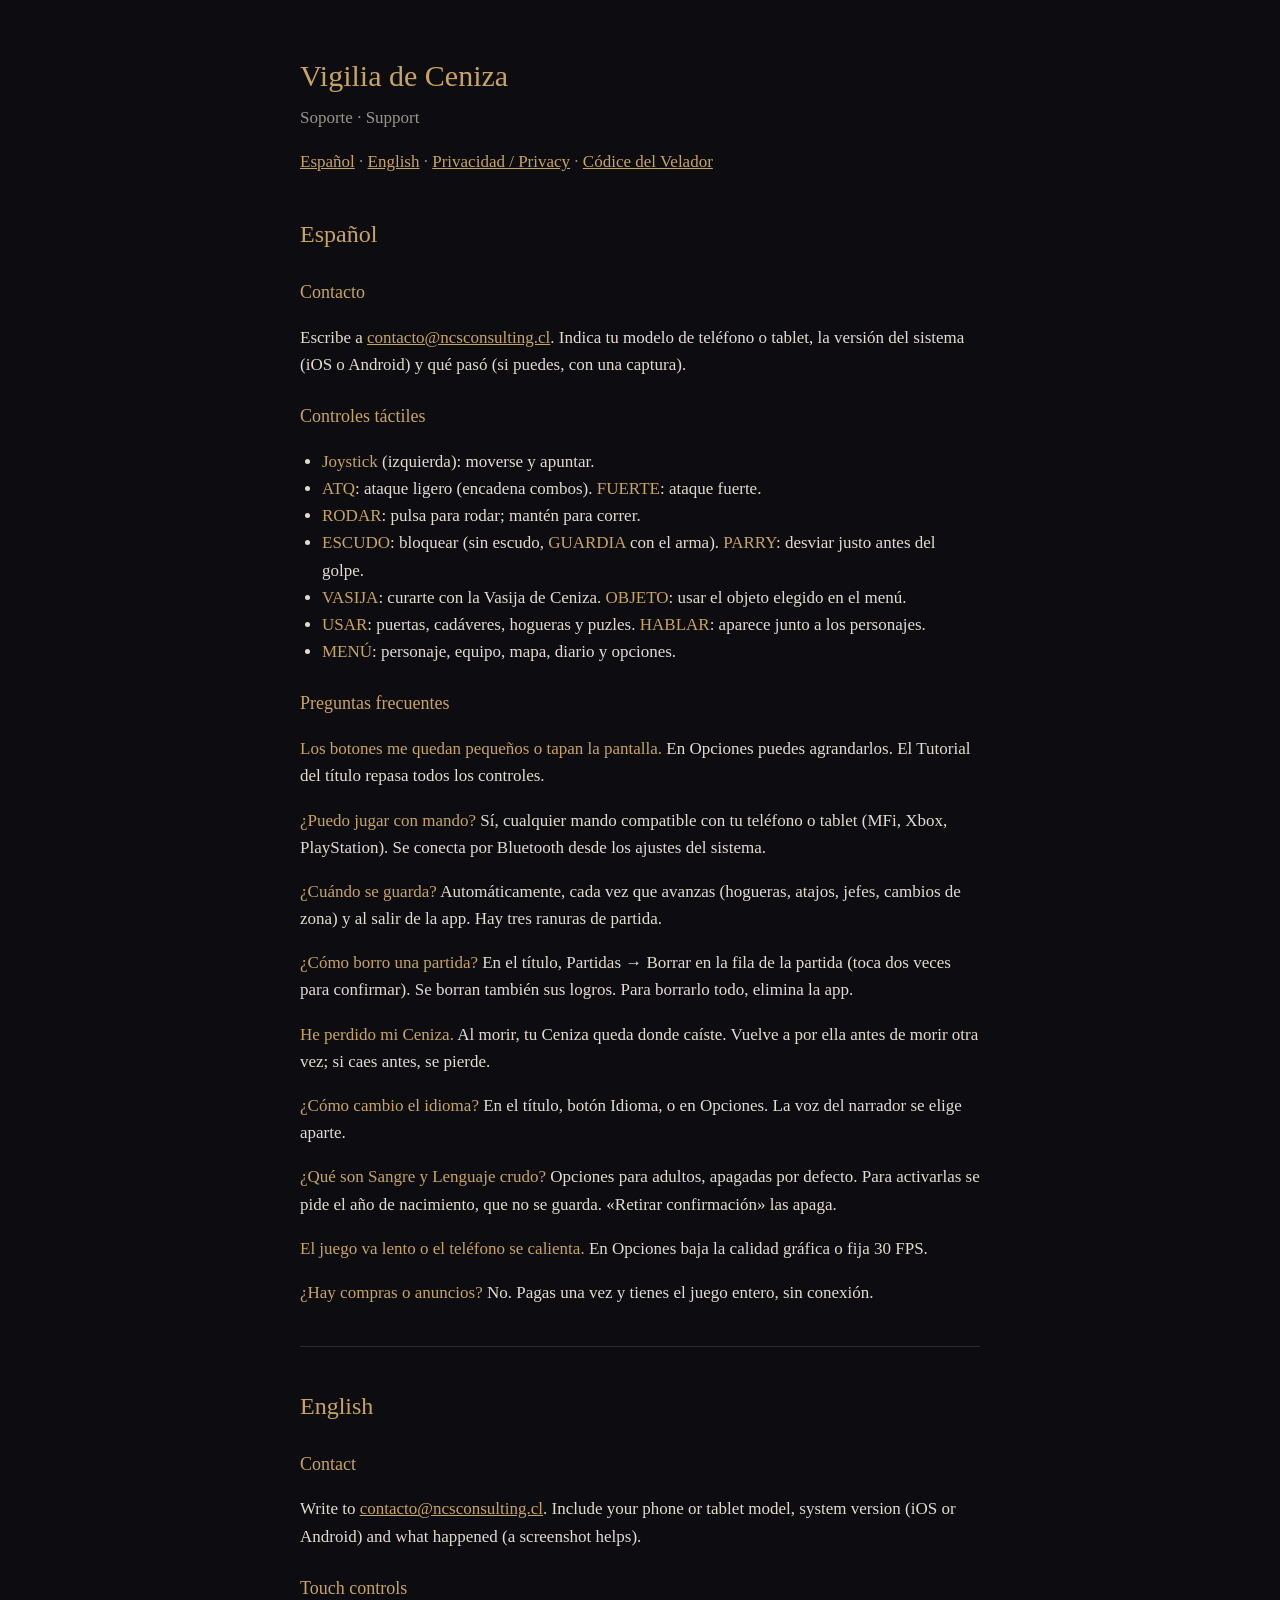
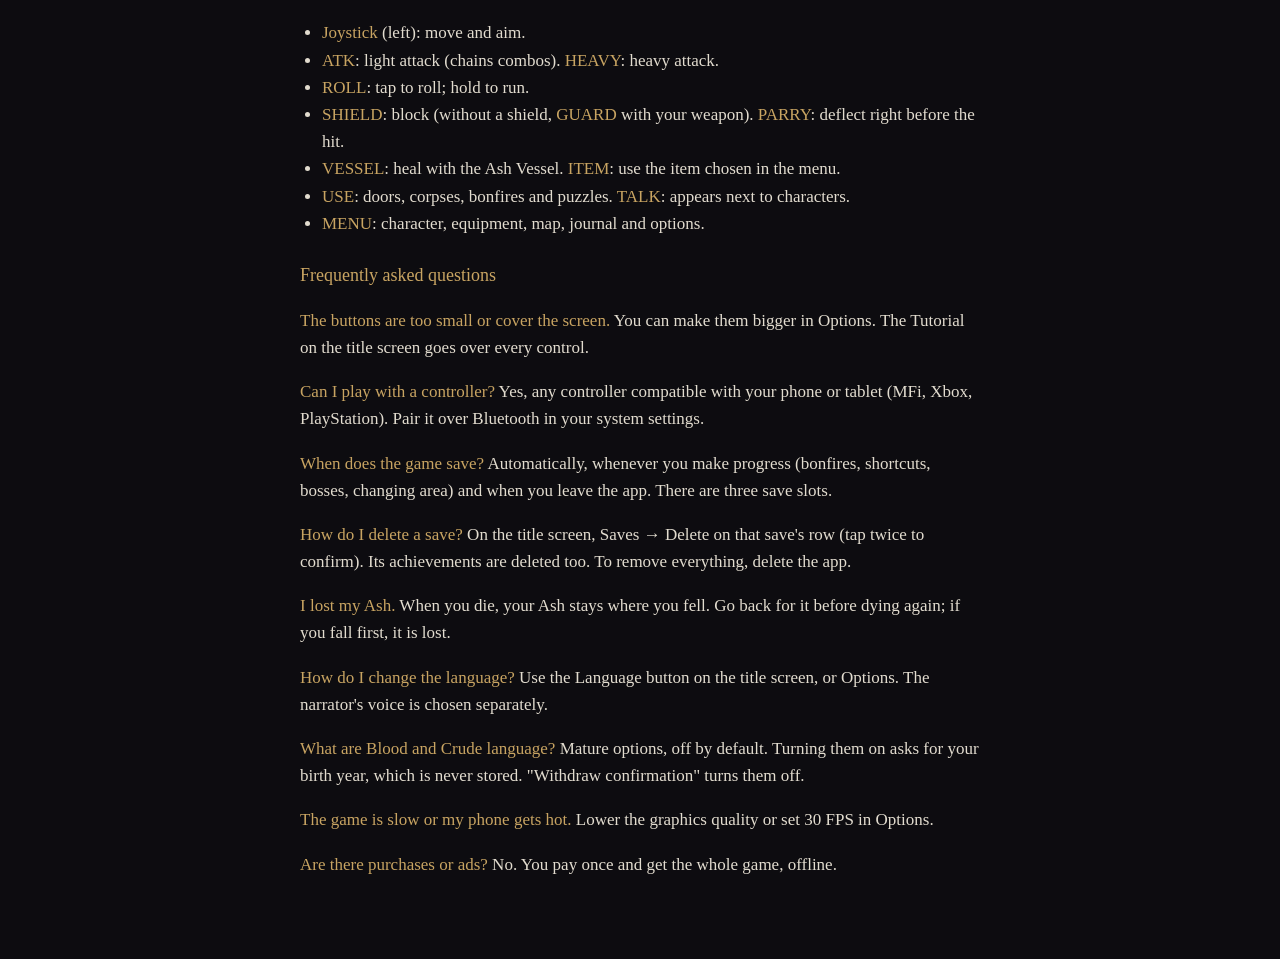
<file: support.html>
<!doctype html>
<html lang="es">
<head>
<meta charset="utf-8">
<meta name="viewport" content="width=device-width, initial-scale=1">
<title>Vigilia de Ceniza · Soporte</title>
<style>
  :root { --bg: #0d0c10; --text: #e2dccf; --dim: #9a948a; --gold: #c8a462; }
  body { margin: 0; background: var(--bg); color: var(--text); font: 17px/1.6 Georgia, "Times New Roman", serif; }
  main { max-width: 680px; margin: 0 auto; padding: 32px 16px 64px; }
  h1 { color: var(--gold); font-weight: normal; font-size: 30px; margin-bottom: 4px; }
  h2 { color: var(--gold); font-weight: normal; font-size: 24px; margin-top: 40px; }
  h3 { color: var(--gold); font-weight: normal; font-size: 18px; margin: 24px 0 4px; }
  p.date, nav { color: var(--dim); margin-top: 0; }
  a { color: var(--gold); }
  ul { padding-left: 22px; }
  b { color: var(--gold); font-weight: normal; }
  hr { border: 0; border-top: 1px solid #2c2a30; margin: 40px 0; }
</style>
</head>
<body>
<main>
  <h1>Vigilia de Ceniza</h1>
  <p class="date">Soporte · Support</p>
  <nav><a href="#es">Español</a> · <a href="#en">English</a> · <a href="privacy.html">Privacidad / Privacy</a> · <a href="index.html">Códice del Velador</a></nav>

  <section id="es" lang="es">
  <h2>Español</h2>
  <h3>Contacto</h3>
  <p>Escribe a <a href="mailto:contacto@ncsconsulting.cl">contacto@ncsconsulting.cl</a>. Indica tu modelo de teléfono o tablet, la versión del sistema (iOS o Android) y qué pasó (si puedes, con una captura).</p>

  <h3>Controles táctiles</h3>
  <ul>
    <li><b>Joystick</b> (izquierda): moverse y apuntar.</li>
    <li><b>ATQ</b>: ataque ligero (encadena combos). <b>FUERTE</b>: ataque fuerte.</li>
    <li><b>RODAR</b>: pulsa para rodar; mantén para correr.</li>
    <li><b>ESCUDO</b>: bloquear (sin escudo, <b>GUARDIA</b> con el arma). <b>PARRY</b>: desviar justo antes del golpe.</li>
    <li><b>VASIJA</b>: curarte con la Vasija de Ceniza. <b>OBJETO</b>: usar el objeto elegido en el menú.</li>
    <li><b>USAR</b>: puertas, cadáveres, hogueras y puzles. <b>HABLAR</b>: aparece junto a los personajes.</li>
    <li><b>MENÚ</b>: personaje, equipo, mapa, diario y opciones.</li>
  </ul>

  <h3>Preguntas frecuentes</h3>
  <p><b>Los botones me quedan pequeños o tapan la pantalla.</b> En Opciones puedes agrandarlos. El Tutorial del título repasa todos los controles.</p>
  <p><b>¿Puedo jugar con mando?</b> Sí, cualquier mando compatible con tu teléfono o tablet (MFi, Xbox, PlayStation). Se conecta por Bluetooth desde los ajustes del sistema.</p>
  <p><b>¿Cuándo se guarda?</b> Automáticamente, cada vez que avanzas (hogueras, atajos, jefes, cambios de zona) y al salir de la app. Hay tres ranuras de partida.</p>
  <p><b>¿Cómo borro una partida?</b> En el título, Partidas → Borrar en la fila de la partida (toca dos veces para confirmar). Se borran también sus logros. Para borrarlo todo, elimina la app.</p>
  <p><b>He perdido mi Ceniza.</b> Al morir, tu Ceniza queda donde caíste. Vuelve a por ella antes de morir otra vez; si caes antes, se pierde.</p>
  <p><b>¿Cómo cambio el idioma?</b> En el título, botón Idioma, o en Opciones. La voz del narrador se elige aparte.</p>
  <p><b>¿Qué son Sangre y Lenguaje crudo?</b> Opciones para adultos, apagadas por defecto. Para activarlas se pide el año de nacimiento, que no se guarda. «Retirar confirmación» las apaga.</p>
  <p><b>El juego va lento o el teléfono se calienta.</b> En Opciones baja la calidad gráfica o fija 30 FPS.</p>
  <p><b>¿Hay compras o anuncios?</b> No. Pagas una vez y tienes el juego entero, sin conexión.</p>
  </section>

  <hr>

  <section id="en" lang="en">
  <h2>English</h2>
  <h3>Contact</h3>
  <p>Write to <a href="mailto:contacto@ncsconsulting.cl">contacto@ncsconsulting.cl</a>. Include your phone or tablet model, system version (iOS or Android) and what happened (a screenshot helps).</p>

  <h3>Touch controls</h3>
  <ul>
    <li><b>Joystick</b> (left): move and aim.</li>
    <li><b>ATK</b>: light attack (chains combos). <b>HEAVY</b>: heavy attack.</li>
    <li><b>ROLL</b>: tap to roll; hold to run.</li>
    <li><b>SHIELD</b>: block (without a shield, <b>GUARD</b> with your weapon). <b>PARRY</b>: deflect right before the hit.</li>
    <li><b>VESSEL</b>: heal with the Ash Vessel. <b>ITEM</b>: use the item chosen in the menu.</li>
    <li><b>USE</b>: doors, corpses, bonfires and puzzles. <b>TALK</b>: appears next to characters.</li>
    <li><b>MENU</b>: character, equipment, map, journal and options.</li>
  </ul>

  <h3>Frequently asked questions</h3>
  <p><b>The buttons are too small or cover the screen.</b> You can make them bigger in Options. The Tutorial on the title screen goes over every control.</p>
  <p><b>Can I play with a controller?</b> Yes, any controller compatible with your phone or tablet (MFi, Xbox, PlayStation). Pair it over Bluetooth in your system settings.</p>
  <p><b>When does the game save?</b> Automatically, whenever you make progress (bonfires, shortcuts, bosses, changing area) and when you leave the app. There are three save slots.</p>
  <p><b>How do I delete a save?</b> On the title screen, Saves → Delete on that save's row (tap twice to confirm). Its achievements are deleted too. To remove everything, delete the app.</p>
  <p><b>I lost my Ash.</b> When you die, your Ash stays where you fell. Go back for it before dying again; if you fall first, it is lost.</p>
  <p><b>How do I change the language?</b> Use the Language button on the title screen, or Options. The narrator's voice is chosen separately.</p>
  <p><b>What are Blood and Crude language?</b> Mature options, off by default. Turning them on asks for your birth year, which is never stored. "Withdraw confirmation" turns them off.</p>
  <p><b>The game is slow or my phone gets hot.</b> Lower the graphics quality or set 30 FPS in Options.</p>
  <p><b>Are there purchases or ads?</b> No. You pay once and get the whole game, offline.</p>
  </section>
</main>
</body>
</html>
</file>
<file: estilo.css>
/* Códice del Velador — estilo de lectura e impresión (A4) y base del sitio web.
   Pergamino claro con tinta sepia, títulos góticos (Jacquard 12) y texto en EB Garamond (ambas OFL, assets/fonts/).
   tools/wiki_pdf.sh incrusta las fuentes y las imágenes: el HTML resultante es un solo archivo. El PDF lo imprime
   Chrome sin ventana (131+: cajas de margen @top-center/@bottom-center y páginas con nombre por capítulo, que
   tools/wiki_md.py genera: @page capNN { @top-center { content: "Libro …" } }). */

@font-face {
  font-family: "Jacquard 12";
  src: url("fonts/Jacquard12-Regular.ttf") format("truetype");
  font-display: block;
}
@font-face {
  font-family: "EB Garamond";
  src: url("fonts/EBGaramond.ttf") format("truetype");
  font-weight: 400 800;
  font-style: normal;
  font-display: block;
}

:root {
  --pergamino: #f2e8d3;
  --pergamino-hondo: #e7d9bb;
  --tinta: #2a2019;
  --tinta-suave: #5b4a3b;
  --sangre: #6b1d14;
  --oro: #a47a2c;
  --oro-claro: #c9a45a;
  --filete: #cdb88f;
  --noche: #15110e;
  --brasa: #e0a04a;
  --ceniza: #9a9087;
}

/* ---------- Página ---------- */
@page {
  size: A4;
  margin: 19mm 18mm 21mm 18mm;
  background: var(--pergamino);
  @top-center {
    content: "";
    font-family: "EB Garamond", Georgia, serif;
    font-variant: small-caps;
    letter-spacing: 0.12em;
    font-size: 9pt;
    color: #8a7558;
    vertical-align: bottom;
    padding-bottom: 4mm;
  }
  @bottom-center {
    content: "— " counter(page) " —";
    font-family: "EB Garamond", Georgia, serif;
    font-size: 9.5pt;
    color: #8a7558;
    vertical-align: top;
    padding-top: 3mm;
  }
}
@page portada {
  margin: 0;
  background: var(--noche);
  @top-center { content: none; }
  @bottom-center { content: none; }
}
@page indice {
  @top-center { content: "Índice"; }
}

* { box-sizing: border-box; }

html {
  -webkit-print-color-adjust: exact;
  print-color-adjust: exact;
}

body {
  margin: 0;
  background: var(--pergamino);
  color: var(--tinta);
  font-family: "EB Garamond", "Garamond", Georgia, serif;
  font-size: 11.5pt;
  line-height: 1.5;
  hyphens: auto;
  font-variant-numeric: oldstyle-nums;
  font-kerning: normal;
}

/* En pantalla (codice.html): una columna de libro, centrada. */
@media screen {
  body {
    background: #d9c9a6 radial-gradient(ellipse at center, var(--pergamino) 0%, #d8c6a0 100%) fixed;
    padding: 24px 16px;
  }
  .capitulo {
    max-width: 780px;
    margin: 0 auto 48px;
    padding: 48px clamp(18px, 6vw, 64px);
    background: var(--pergamino);
    box-shadow: 0 2px 18px rgba(60, 40, 20, 0.25), inset 0 0 80px rgba(150, 110, 60, 0.12);
    border: 1px solid var(--filete);
  }
}

/* Cada libro empieza en página nueva. */
.capitulo { break-before: page; }
.capitulo:first-child { break-before: auto; }
.indice { page: indice; }

/* ---------- Títulos ---------- */
h1, h2, h3, h4 {
  font-family: "Jacquard 12", "EB Garamond", serif;
  font-weight: normal;
  color: var(--sangre);
  line-height: 1.05;
  break-after: avoid;
  hyphens: none;
}
h1 {
  font-size: 40pt;
  text-align: center;
  margin: 0.2em 0 0.35em;
  letter-spacing: 0.01em;
}
h1::after {
  content: "";
  display: block;
  width: 46%;
  height: 10px;
  margin: 0.25em auto 0;
  background:
    linear-gradient(var(--oro), var(--oro)) center 4px / 100% 1px no-repeat,
    radial-gradient(circle, var(--oro) 0 3px, transparent 3.5px) center / 10px 10px no-repeat;
}
/* Los «Libro I · …» que abren capítulo: más aire */
.capitulo > h1:first-child { margin-top: 1.1em; font-size: 44pt; }
/* H1 internos (partes del Libro I): nueva página */
.capitulo > h1:not(:first-child) { break-before: page; margin-top: 0.6em; }

h2 {
  font-size: 26pt;
  margin: 1.3em 0 0.35em;
  border-bottom: 1px solid var(--filete);
  padding-bottom: 0.1em;
}
h3 {
  font-size: 20pt;
  margin: 1.2em 0 0.25em;
  color: #4c1a12;
}
h4 {
  font-size: 15pt;
  margin: 1em 0 0.2em;
  color: var(--tinta-suave);
}
h5, h6 {
  font-family: "EB Garamond", serif;
  font-variant: small-caps;
  letter-spacing: 0.06em;
  font-size: 11.5pt;
  margin: 1em 0 0.2em;
  color: var(--tinta-suave);
}
/* Subtítulo en cursiva justo bajo un jefe */
h3 + p > em:only-child { color: var(--tinta-suave); font-size: 12.5pt; }

p { margin: 0.45em 0 0.6em; orphans: 3; widows: 3; text-align: justify; }
strong { font-weight: 650; color: #1f1510; }
em { font-style: italic; }
a { color: var(--sangre); text-decoration: none; border-bottom: 1px dotted var(--oro); }
code {
  font-family: "EB Garamond", serif;
  font-variant: small-caps;
  background: rgba(164, 122, 44, 0.12);
  padding: 0 0.2em;
  border-radius: 2px;
}
pre {
  font-family: Menlo, Consolas, monospace;
  font-size: 8.5pt;
  line-height: 1.3;
  background: rgba(164, 122, 44, 0.08);
  border: 1px solid var(--filete);
  padding: 0.6em 0.8em;
  overflow-x: auto;
  white-space: pre;
}

hr {
  border: 0;
  height: 14px;
  margin: 1.6em auto;
  width: 60%;
  background:
    linear-gradient(90deg, transparent, var(--oro-claro) 30%, var(--oro-claro) 70%, transparent) center / 100% 1px no-repeat,
    radial-gradient(circle, var(--oro) 0 2.5px, transparent 3px) center / 14px 14px no-repeat;
}

.espacio { height: 0.6em; }

/* ---------- Listas ---------- */
ul, ol { margin: 0.4em 0 0.7em; padding-left: 1.4em; }
li { margin: 0.18em 0; }
ul > li::marker { content: "✦  "; color: var(--oro); font-size: 0.75em; }
ol > li::marker { color: var(--sangre); font-weight: 600; }

/* ---------- Tablas ---------- */
table {
  width: 100%;
  border-collapse: collapse;
  margin: 0.7em 0 1em;
  font-size: 10.5pt;
  line-height: 1.35;
  break-inside: auto;
}
thead { display: table-header-group; }
tr { break-inside: avoid; }
th {
  font-family: "EB Garamond", serif;
  font-variant: small-caps;
  letter-spacing: 0.05em;
  font-weight: 600;
  text-align: left;
  color: var(--sangre);
  border-bottom: 1.5px solid var(--oro);
  padding: 0.3em 0.55em;
  hyphens: none;
}
td {
  border-bottom: 1px solid rgba(164, 122, 44, 0.28);
  padding: 0.32em 0.55em;
  vertical-align: top;
}
tbody tr:nth-child(even) td { background: rgba(164, 122, 44, 0.06); }
td, th { overflow-wrap: anywhere; }
/* Tablas anchas (muchas columnas, p. ej. orígenes del Arsenal): letra menor y celdas que pueden partirse,
   para que nunca desborden la página (Chrome encogería todo el PDF). */
table.cols-7, table.cols-8, table.cols-9 { font-size: 9pt; }
table.cols-10, table.cols-11, table.cols-12 { font-size: 8pt; }
table.cols-7 th, table.cols-8 th, table.cols-9 th, table.cols-10 th, table.cols-11 th, table.cols-12 th { letter-spacing: 0; padding: 0.25em 0.3em; }
table.cols-7 td, table.cols-8 td, table.cols-9 td, table.cols-10 td, table.cols-11 td, table.cols-12 td { padding: 0.25em 0.3em; }

/* ---------- Citas ---------- */
blockquote {
  margin: 0.9em 0;
  padding: 0.35em 1em 0.35em 1.1em;
  border-left: 3px solid var(--oro);
  background: linear-gradient(90deg, rgba(164, 122, 44, 0.10), transparent 85%);
  color: #3c2f24;
  font-style: italic;
}
blockquote p { margin: 0.3em 0; text-align: left; }
blockquote strong { font-style: normal; }

/* Epígrafe al abrir capítulo */
blockquote.epigrafe {
  border: 0;
  background: none;
  text-align: center;
  font-size: 13pt;
  color: var(--tinta-suave);
  margin: 0.4em auto 1.4em;
  max-width: 85%;
}
blockquote.epigrafe p { text-align: center; }

/* ⚠ Revelación: papel más oscuro, filete rojo */
blockquote.revelacion {
  font-style: normal;
  background: #e6d3b1;
  border-left: 4px solid var(--sangre);
  outline: 1px solid rgba(107, 29, 20, 0.25);
  outline-offset: -1px;
  padding: 0.6em 1.1em;
  break-inside: auto;
}
blockquote.revelacion > p:first-child strong { color: var(--sangre); letter-spacing: 0.04em; }

/* Notas y pistas */
blockquote.nota { font-style: normal; background: rgba(164, 122, 44, 0.13); }
blockquote.pistas { font-style: normal; border-left-style: double; border-left-width: 5px; }
blockquote.pistas p + p { border-top: 1px dashed var(--filete); padding-top: 0.35em; }
blockquote.epigrafe, blockquote.nota { break-inside: avoid; }

/* ---------- Imágenes (pixel art) ---------- */
img {
  image-rendering: pixelated;
  image-rendering: crisp-edges;
  max-width: 100%;
  height: auto;
}
figure {
  margin: 0.9em auto 1em;
  text-align: center;
  break-inside: avoid;
}
figure img {
  display: block;
  margin: 0 auto;
  border: 1px solid var(--filete);
  background: #1b1612;
  padding: 6px;
  box-shadow: 0 1px 6px rgba(40, 25, 10, 0.25);
}
figcaption {
  font-size: 9.5pt;
  font-style: italic;
  color: var(--tinta-suave);
  margin-top: 0.35em;
  text-align: center;
}
/* Retratos de sprites (68 px, incrustados ×6): a la derecha del texto */
figure:has(img.sprite) {
  float: right;
  margin: 0.2em 0 0.6em 1.2em;
  width: 150px;
}
figure img.sprite {
  width: 150px;
  height: 150px;
  object-fit: contain;
  padding: 0;
  background: radial-gradient(circle at 50% 60%, #3a2c20 0%, #16110d 75%);
}
/* Jefes con sprite pequeño: más grandes */
figure img.boss-small { width: 210px; height: 210px; }
/* Imágenes de jefe (128-144 px, incrustadas ×6) */
figure img.boss {
  width: 288px;
  height: 288px;
  object-fit: contain;
  padding: 0;
  background: radial-gradient(circle at 50% 55%, #3d2a1c 0%, #120e0b 72%);
}
/* Iconos de armas y escudos (64 px, incrustados ×6) */
figure img.icono {
  width: 96px;
  height: 96px;
  padding: 4px;
  background: radial-gradient(circle at 50% 50%, #2e2419 0%, #16110d 80%);
}
/* Mapas de las zonas (capturas con --overview): a toda la anchura */
figure:has(img.mapa) { margin: 1em 0 1.2em; break-inside: avoid; }
figure img.mapa { width: 100%; padding: 3px; background: #000; }
/* Diagramas SVG (mapa esquemático, cronología, lazos) */
figure.diagrama { margin: 1em 0 1.2em; break-inside: avoid; }
figure.diagrama svg {
  display: block;
  width: 100%;
  height: auto;
  border: 1px solid var(--filete);
  box-shadow: 0 1px 6px rgba(40, 25, 10, 0.25);
}
figure.diagrama figcaption { margin-top: 0.4em; }
/* Mismo sprite que otro enemigo: el juego lo tiñe; aquí, una aproximación */
img.ardiente { filter: sepia(0.6) saturate(2.4) hue-rotate(-18deg) brightness(1.15); }
img.vela { filter: sepia(0.5) saturate(1.2) brightness(1.35); }
img.guardia { filter: saturate(0.5) brightness(0.95) hue-rotate(190deg); }
img.ballestero { filter: sepia(0.35) brightness(0.95); }
img.rezadora { filter: sepia(0.45) brightness(1.1); }
img.pesadilla { filter: brightness(0.6) saturate(0.6) hue-rotate(230deg); }
img.sombra { filter: brightness(0.85) hue-rotate(220deg) saturate(1.4); }
img.buhonera { filter: sepia(0.6) brightness(1.15); }
img.anselmo { filter: brightness(0.75) sepia(0.4); }
img.sabueso { filter: sepia(0.4) saturate(1.5) brightness(1.1); }
img.madre { filter: hue-rotate(10deg) saturate(1.3) brightness(1.1); }
img.capitan { filter: brightness(1.05) saturate(0.8); }

/* Tras un retrato flotante, que el título siguiente no se meta al lado */
h1, h2, h3, hr { clear: both; }

/* ---------- Fichas (### título + imagen: jefes, bestiario, NPC, armas y escudos) ---------- */
article.ficha {
  margin: 1.1em 0 1.2em;
  padding: 0.55em 0.95em 0.6em;
  border: 1px solid var(--filete);
  border-top: 3px double var(--oro);
  background: rgba(164, 122, 44, 0.05);
  overflow: hidden;
}
article.ficha::after { content: ""; display: block; clear: both; }
article.ficha > h3 { margin-top: 0.1em; }
article.ficha > h3 + p { margin-top: 0; }
article.ficha figure.retrato { margin: 0.2em 0 0.5em 1.1em; float: right; }
article.ficha-jefe figure.retrato { width: 288px; }
article.ficha-jefe figure.retrato:has(img.boss-small) { width: 210px; }
article.ficha-bestia figure.retrato { width: 150px; }
article.ficha-arma figure.retrato { float: left; width: 96px; margin: 0.2em 1em 0.4em 0; }
article.ficha-arma table { clear: both; }
article.ficha-jefe table { clear: both; width: 100%; }
article.ficha-jefe blockquote { font-size: 12pt; }
/* Cada jefe abre página; el resto de fichas no se parten si caben */
article.ficha-jefe { break-before: page; break-inside: auto; }
article.ficha-arma, article.ficha-bestia { break-inside: avoid; }
/* Fichas del bestiario: las tablas cortas caben junto al retrato flotante */
article.ficha-bestia table { width: auto; min-width: 55%; }
article.ficha-bestia th { white-space: nowrap; }
/* Primera columna de las tablas de fases (I, II (50 %)) sin partir */
article.ficha-jefe td:first-child strong { white-space: nowrap; }

/* ---------- Portada ---------- */
.portada {
  page: portada;
  background: var(--noche) radial-gradient(ellipse at 50% 38%, #2f2116 0%, var(--noche) 68%);
  color: #e9dcc2;
  text-align: center;
  height: 297mm;
  overflow: hidden;
  padding: 14mm 18mm 8mm;
}
@media screen { .portada { height: auto; min-height: 0; border-color: #3b2c1f; } }
.portada h1 {
  color: var(--brasa);
  font-size: 62pt;
  margin: 0 0 0.05em;
  text-shadow: 0 0 18px rgba(224, 140, 50, 0.45);
}
.portada h1::after { width: 60%; }
.portada h2 {
  color: #d9c08a;
  border: 0;
  font-size: 34pt;
  margin: 0.15em 0 0.1em;
}
.portada h3, .portada h4 { color: #d9c08a; }
.portada h3 { font-size: 22pt; margin-top: 0.4em; }
.portada h4 { font-family: "EB Garamond", serif; font-variant: small-caps; letter-spacing: 0.08em; font-size: 12pt; margin-top: 1.2em; }
.portada p { text-align: center; color: #cdbb98; }
.portada strong { color: #f0d9a8; }
.portada a { color: #f2c27a; border-bottom-color: #7a5a2a; }
.portada figure { margin: 0.7em auto 0.5em; }
.portada figure img.frontispicio {
  width: 76%;
  border: 1px solid #6d5230;
  background: #000;
  padding: 0;
  box-shadow: 0 0 36px rgba(224, 140, 50, 0.28);
}
.portada blockquote { border: 0; background: none; color: #d9c08a; font-size: 14pt; margin: 0.3em auto; }
.portada blockquote p { text-align: center; }
.portada hr { width: 40%; margin: 0.7em auto; }
.portada table { max-width: 92%; margin: 0.4em auto; font-size: 10pt; line-height: 1.3; }
.portada th { color: #d9c08a; border-bottom-color: #7a5a2a; padding: 0.2em 0.5em; }
.portada td { border-bottom-color: rgba(201, 164, 90, 0.25); text-align: left; color: #e3d3b4; padding: 0.25em 0.5em; }
.portada td:first-child { font-family: "Jacquard 12", serif; font-size: 16pt; color: var(--brasa); text-align: center; width: 3.2em; white-space: nowrap; overflow-wrap: normal; }
.portada td:nth-child(2) { white-space: nowrap; overflow-wrap: normal; }
.portada tbody tr:nth-child(even) td { background: rgba(201, 164, 90, 0.05); }
.portada .pie { font-size: 9.5pt; color: #9c8a6a; margin-top: 1em; }

/* ---------- Índice generado ---------- */
.indice h1 { margin-bottom: 0.5em; }
ol.toc { list-style: none; padding: 0; margin: 0 auto; max-width: 150mm; }
ol.toc li { margin: 0; }
ol.toc a { display: flex; align-items: baseline; border: 0; color: var(--tinta); }
ol.toc .t { flex: 0 1 auto; }
ol.toc .dots { flex: 1 1 auto; border-bottom: 1px dotted var(--oro); margin: 0 0.4em; min-width: 1.5em; transform: translateY(-0.25em); }
ol.toc .p { flex: 0 0 auto; font-variant-numeric: lining-nums; color: var(--tinta-suave); min-width: 1.6em; text-align: right; }
ol.toc li.n0 { margin-top: 0.75em; }
ol.toc li.n0 a { font-family: "Jacquard 12", serif; font-size: 17pt; color: var(--sangre); line-height: 1.2; }
ol.toc li.n0 .p { font-family: "EB Garamond", serif; font-size: 11.5pt; }
ol.toc li.n1 a { font-variant: small-caps; letter-spacing: 0.04em; font-weight: 600; padding-left: 1.2em; margin-top: 0.15em; }
ol.toc li.n2 a { padding-left: 2.6em; font-size: 10.5pt; line-height: 1.35; }
ol.toc li.n2 .p { font-size: 10.5pt; }
.fin-indice { text-align: center; color: var(--oro); font-size: 9pt; margin: 1.2em 0 0.4em; letter-spacing: 0.1em; }
.indice h4 { margin-top: 2em; }

/* ---------- Móvil (codice.html en pantalla) ---------- */
@media screen and (max-width: 600px) {
  body { font-size: 16px; }
  h1, .capitulo > h1:first-child { font-size: 34px; }
  .portada h1 { font-size: 48px; }
  h2 { font-size: 26px; }
  h3 { font-size: 22px; }
  figure:has(img.sprite), article.ficha-bestia figure.retrato { width: 110px; }
  figure img.sprite { width: 110px; height: 110px; }
  figure img.boss-small { width: 150px; height: 150px; }
  figure img.boss, article.ficha-jefe figure.retrato { width: 200px; }
  figure img.boss { height: 200px; }
  table { font-size: 14px; }
  ol.toc li.n2 a { padding-left: 1.6em; }
}
</file>
<file: sitio.css>
/* Sitio del Códice: menú lateral, buscador y maquetación responsive encima de estilo.css */
:root { --menu: 290px; }
html { scroll-behavior: smooth; scroll-padding-top: 70px; }
body { padding: 0; background: #d9c9a6 radial-gradient(ellipse at center, var(--pergamino) 0%, #d8c6a0 100%) fixed; }
.barra {
  position: fixed; top: 0; left: 0; right: 0; height: 56px; z-index: 30;
  background: var(--noche); color: #e9dcc2; display: flex; align-items: center; gap: 12px; padding: 0 14px;
  border-bottom: 1px solid #6d5230; box-shadow: 0 2px 10px rgba(0, 0, 0, 0.4);
}
.barra .titulo { font-family: "Jacquard 12", serif; font-size: 26px; color: var(--brasa); text-decoration: none; border: 0; white-space: nowrap; }
.barra .sub { font-size: 12px; color: #9c8a6a; font-variant: small-caps; letter-spacing: 0.08em; display: none; }
.barra .menu-btn { background: none; border: 1px solid #6d5230; color: #e9dcc2; font: inherit; font-size: 15px; padding: 6px 10px; border-radius: 4px; cursor: pointer; }
.buscar { margin-left: auto; position: relative; flex: 0 1 360px; min-width: 120px; }
.buscar input {
  width: 100%; font: inherit; font-size: 15px; padding: 7px 10px 6px 32px; border-radius: 4px;
  border: 1px solid #6d5230; background: #241a12; color: #f0d9a8; outline: none;
}
.buscar input::placeholder { color: #8a7558; }
.buscar::before { content: "✦"; position: absolute; left: 11px; top: 8px; color: var(--oro-claro); font-size: 14px; }
.resultados {
  position: absolute; top: 40px; right: 0; left: 0; max-height: 60vh; overflow: auto; display: none;
  background: var(--pergamino); color: var(--tinta); border: 1px solid var(--filete); box-shadow: 0 6px 18px rgba(0, 0, 0, 0.35);
}
.resultados.abierto { display: block; }
.resultados a { display: block; padding: 8px 12px; border: 0; border-bottom: 1px solid var(--filete); color: var(--tinta); }
.resultados a:hover, .resultados a.activo { background: rgba(164, 122, 44, 0.14); }
.resultados .cap { font-size: 11px; font-variant: small-caps; letter-spacing: 0.06em; color: var(--sangre); }
.resultados .tit { font-weight: 650; }
.resultados .frag { font-size: 13px; color: var(--tinta-suave); }
.resultados .frag mark, .capitulo mark { background: #f3d27a; color: #2a2019; padding: 0 1px; }
.resultados .nada { padding: 10px 12px; color: var(--tinta-suave); font-style: italic; }
.lateral {
  position: fixed; top: 56px; bottom: 0; left: 0; width: var(--menu); overflow-y: auto; z-index: 20;
  background: #1b1510; color: #d9c08a; border-right: 1px solid #3b2c1f; padding: 14px 0 30px;
}
.lateral h2 { font-size: 20px; color: var(--brasa); border: 0; margin: 10px 16px 4px; }
.lateral ul { list-style: none; padding: 0; margin: 0 0 8px; }
.lateral li { margin: 0; }
.lateral a { display: block; padding: 5px 16px; color: #d9c08a; border: 0; border-left: 3px solid transparent; font-size: 15px; line-height: 1.3; }
.lateral a:hover { background: #241a12; }
.lateral a.actual { color: #f0d9a8; border-left-color: var(--brasa); background: #241a12; }
.lateral ul.secciones a { padding-left: 30px; font-size: 13.5px; color: #b8a47c; }
.lateral ul.secciones a.n3 { padding-left: 44px; font-size: 12.5px; }
.lateral .pie-menu { margin: 16px 16px 0; font-size: 11.5px; color: #8a7558; }
.contenido { margin-left: var(--menu); padding: 80px 24px 60px; min-height: 100vh; }
.capitulo { --pad-y: 44px; --pad-x: clamp(18px, 5vw, 64px); max-width: 820px; margin: 0 auto 48px; padding: var(--pad-y) var(--pad-x); background: var(--pergamino);
  box-shadow: 0 2px 18px rgba(60, 40, 20, 0.25), inset 0 0 80px rgba(150, 110, 60, 0.12); border: 1px solid var(--filete); }
/* Portada oscura arriba (como la del PDF) y el índice en pergamino debajo */
.capitulo .portada-web { margin: calc(-1 * var(--pad-y)) calc(-1 * var(--pad-x)) 28px; padding: 40px var(--pad-x) 28px; }
.navpie { display: flex; justify-content: space-between; gap: 12px; max-width: 820px; margin: -24px auto 40px; font-variant: small-caps; letter-spacing: 0.04em; }
.navpie a { padding: 8px 14px; border: 1px solid var(--filete); background: var(--pergamino); border-radius: 3px; }
.navpie span { flex: 1; }
.velo { display: none; position: fixed; inset: 56px 0 0 0; background: rgba(0, 0, 0, 0.5); z-index: 15; }
h1, h2, h3, h4 { scroll-margin-top: 70px; }
article.ficha { overflow: visible; }
.tienda { text-align: center; margin: 1.4em auto 0.6em; }
.tienda a.insignia { display: inline-block; border: 0; line-height: 0; }
.tienda a.insignia img { height: 48px; width: auto; }
.tienda p { margin: 0.5em 0 0; font-size: 14px; }
.pie-sitio { max-width: 820px; margin: 0 auto; padding: 18px 8px 0; border-top: 1px solid var(--filete); font-size: 14px; color: var(--tinta-suave); text-align: center; }
.pie-sitio nav { display: flex; flex-wrap: wrap; justify-content: center; gap: 6px 16px; margin-bottom: 10px; font-variant: small-caps; letter-spacing: 0.04em; font-size: 15px; }
.pie-sitio .legal { font-size: 12px; margin-top: 8px; }
.prensa-galeria { display: grid; grid-template-columns: repeat(auto-fill, minmax(220px, 1fr)); gap: 16px; margin: 1em 0; }
.prensa-galeria figure { margin: 0; background: #1b1510; border: 1px solid var(--filete); padding: 8px; }
.prensa-galeria a.img { display: block; border: 0; line-height: 0; }
.prensa-galeria img { width: 100%; height: 160px; object-fit: contain; image-rendering: pixelated; }
.prensa-galeria figcaption { color: #d9c08a; font-size: 13px; line-height: 1.35; margin-top: 6px; text-align: left; }
.prensa-galeria figcaption b { color: #f0d9a8; display: block; }
.prensa-galeria figcaption a { color: #f2c27a; }
@media (max-width: 900px) {
  :root { --menu: 280px; }
  .lateral { transform: translateX(-100%); transition: transform 0.2s; }
  body.menu-abierto .lateral { transform: none; }
  body.menu-abierto .velo { display: block; }
  .contenido { margin-left: 0; padding: 72px 10px 40px; }
  .capitulo { --pad-y: 28px; --pad-x: 16px; }
  .barra .titulo { font-size: 22px; }
  .buscar { flex-basis: 220px; }
}
@media (min-width: 901px) { .barra .menu-btn { display: none; } .barra .sub { display: inline; } }
@media (max-width: 480px) {
  .barra { padding: 0 8px; gap: 8px; }
  .barra .titulo { font-size: 19px; }
  .buscar { flex: 1 1 150px; }
  .buscar input { font-size: 14px; padding-left: 26px; }
  .buscar::before { left: 8px; }
  .resultados { position: fixed; left: 6px; right: 6px; top: 56px; }
  .navpie { flex-direction: column; }
  .navpie span { display: none; }
}
</file>
